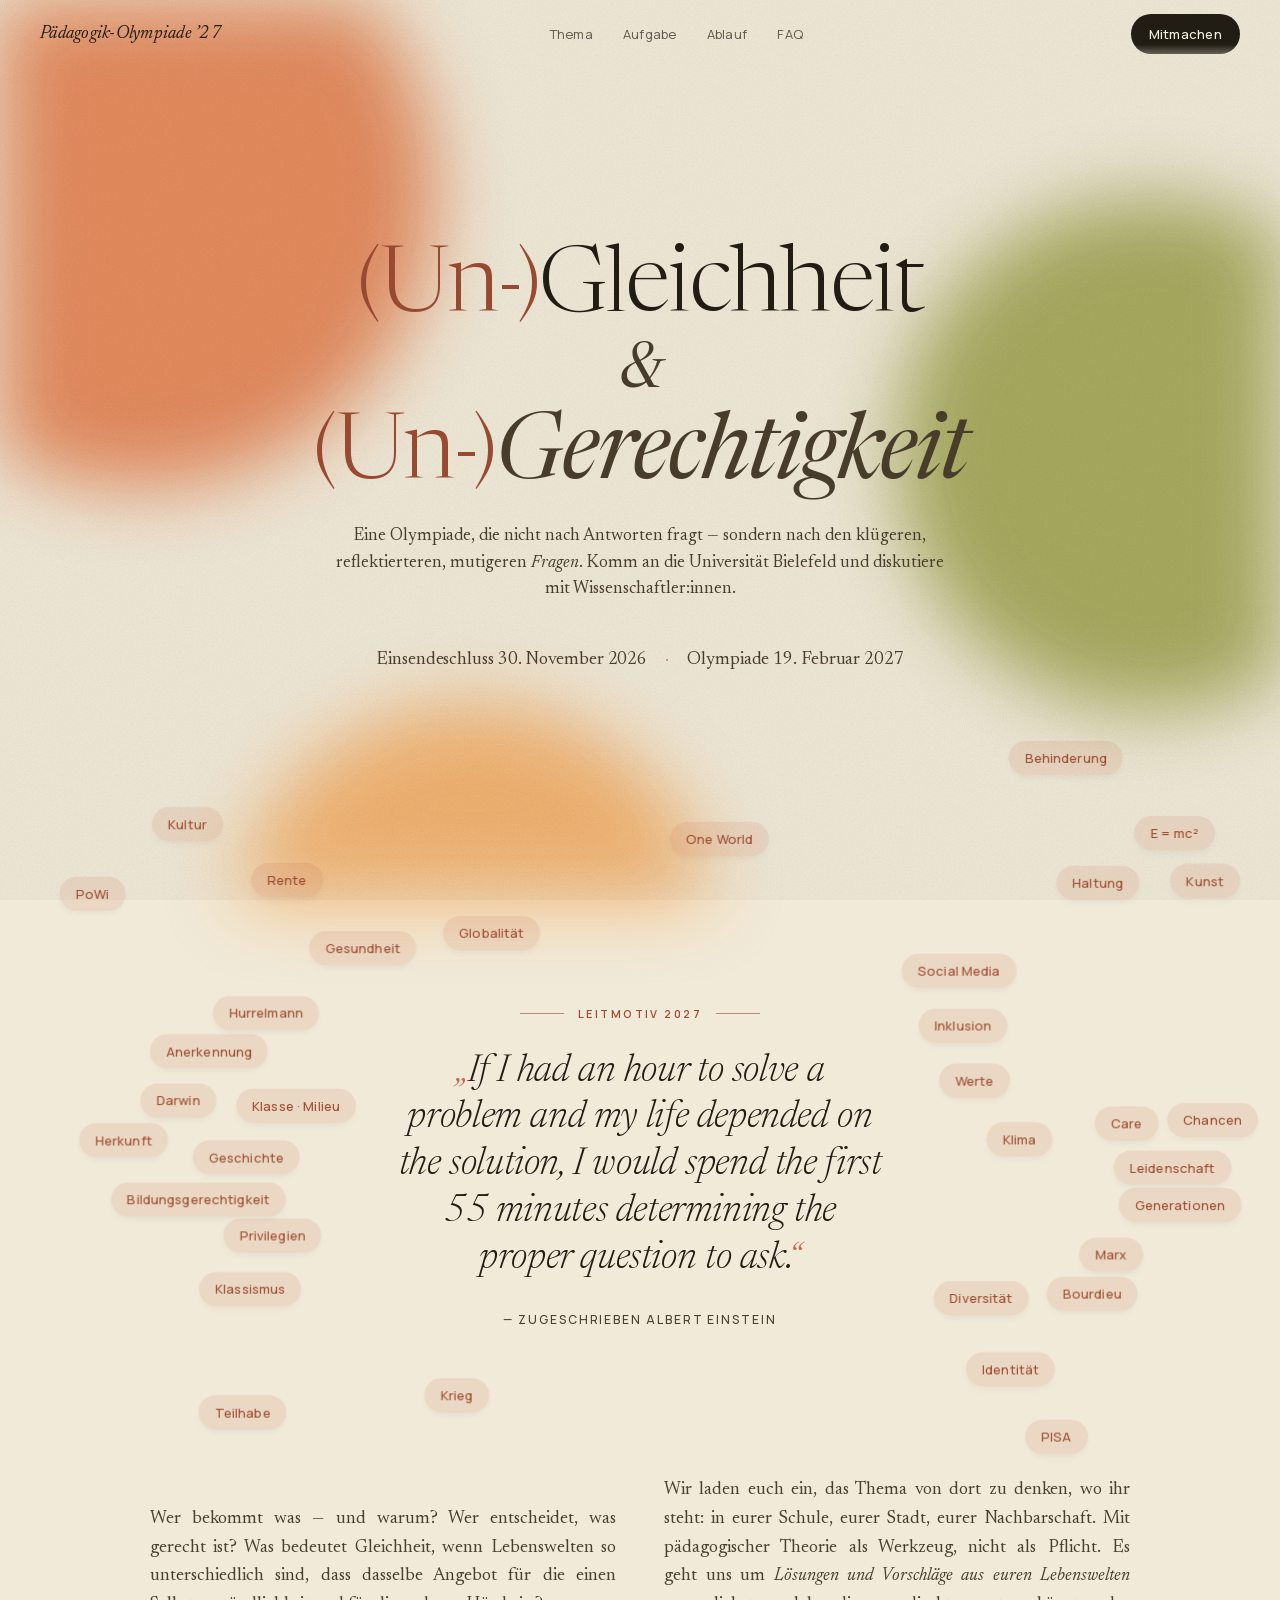
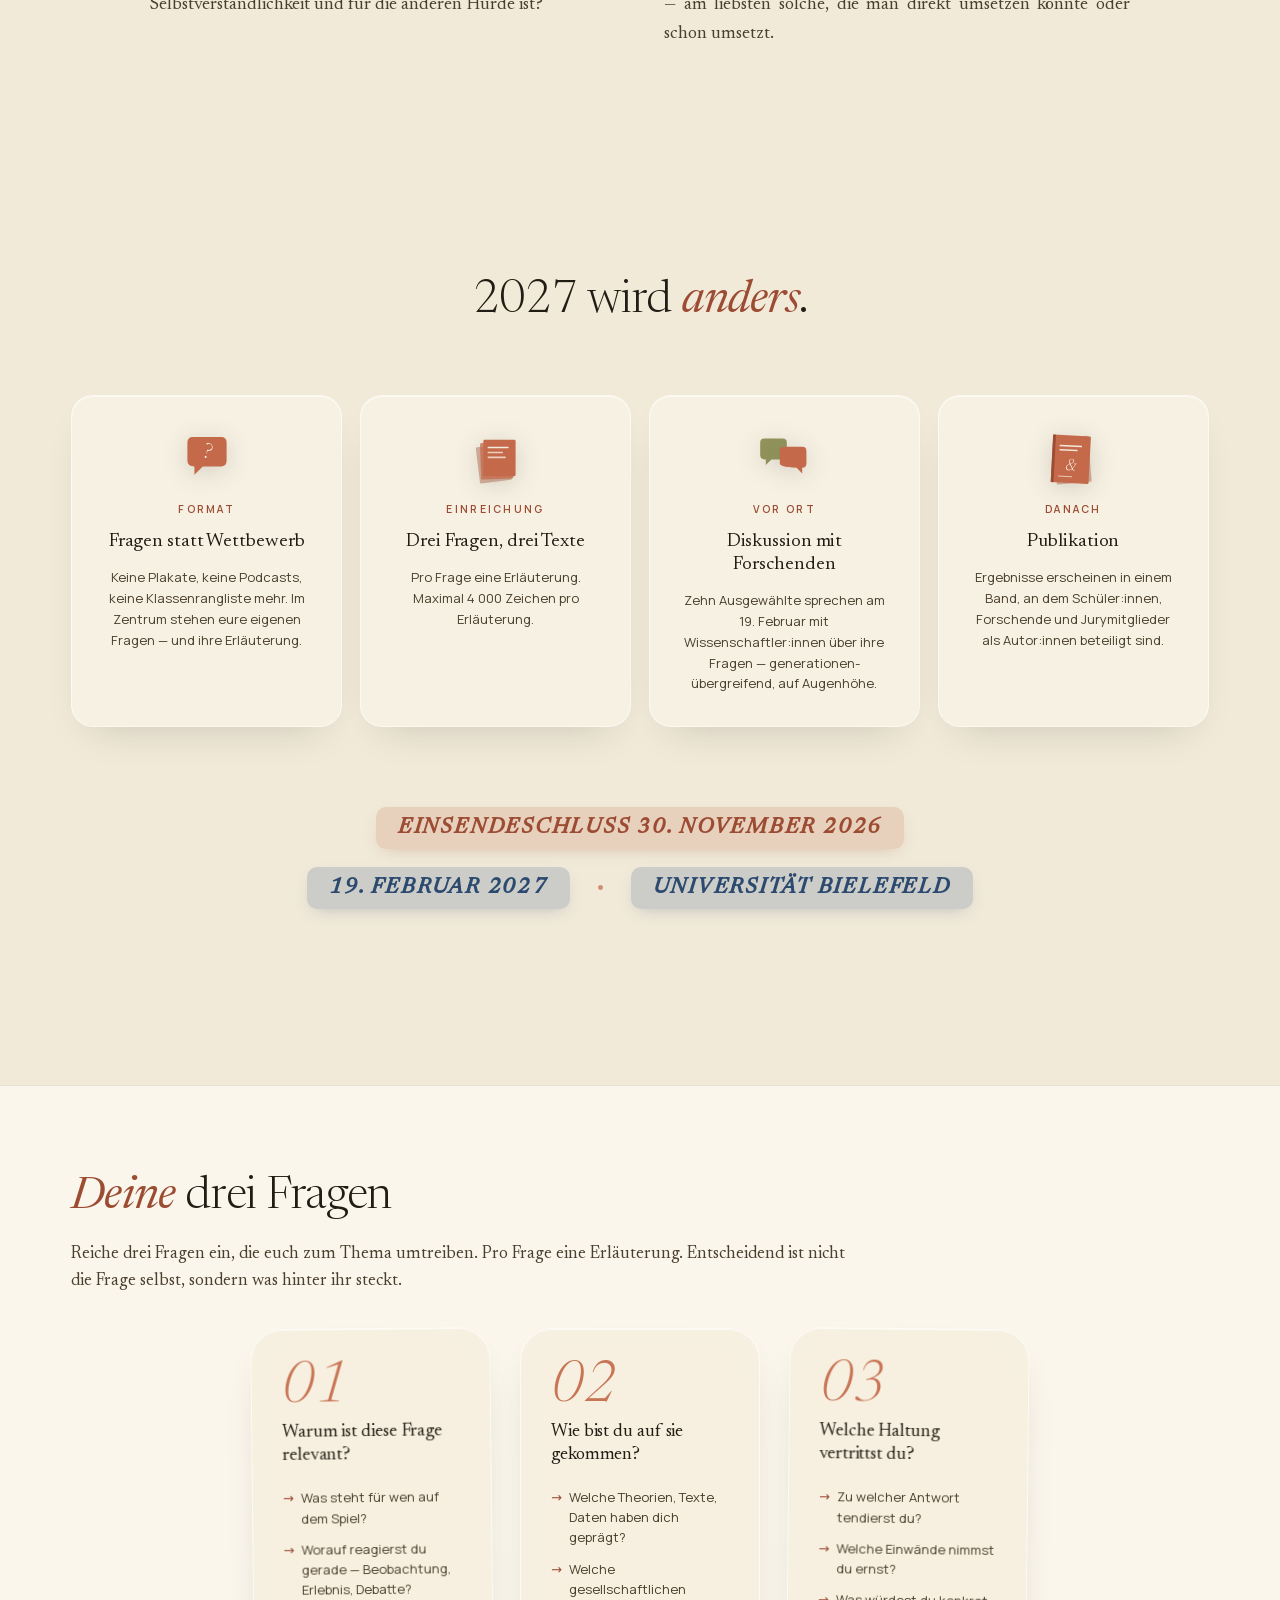
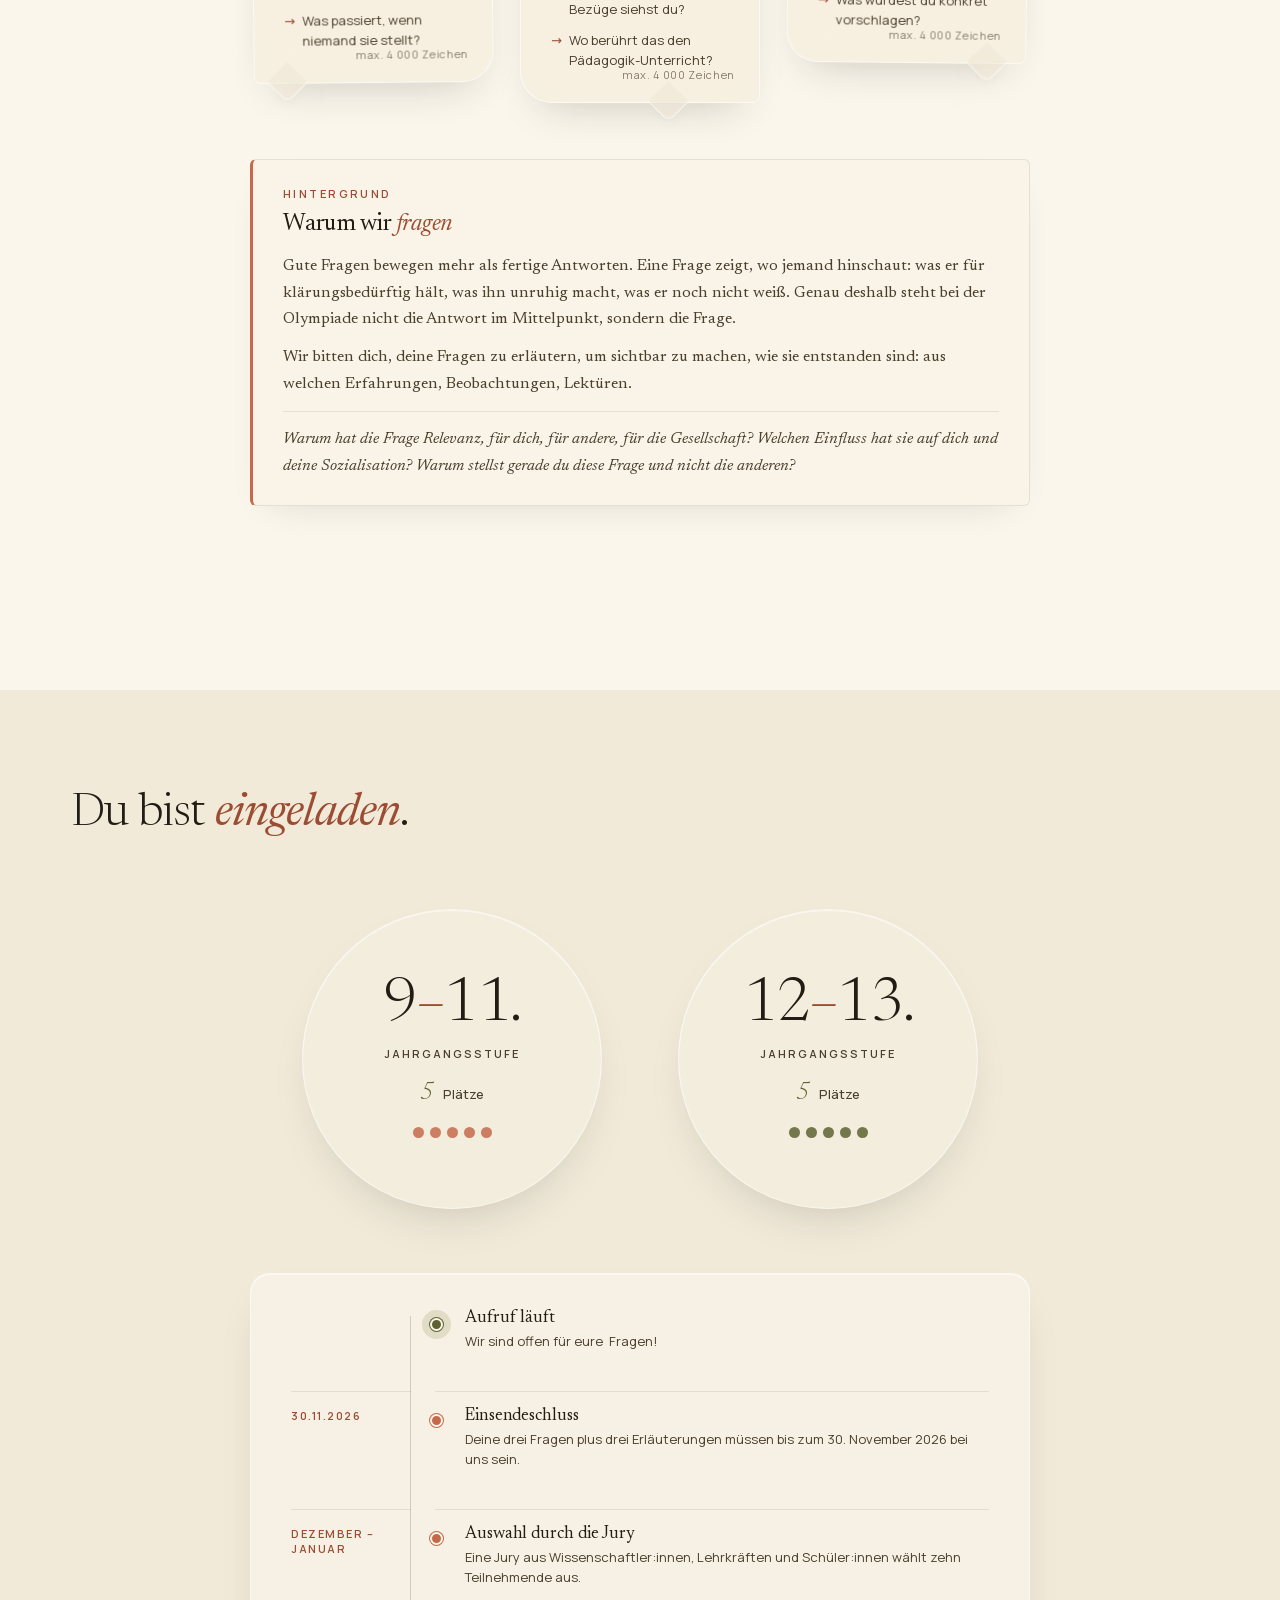
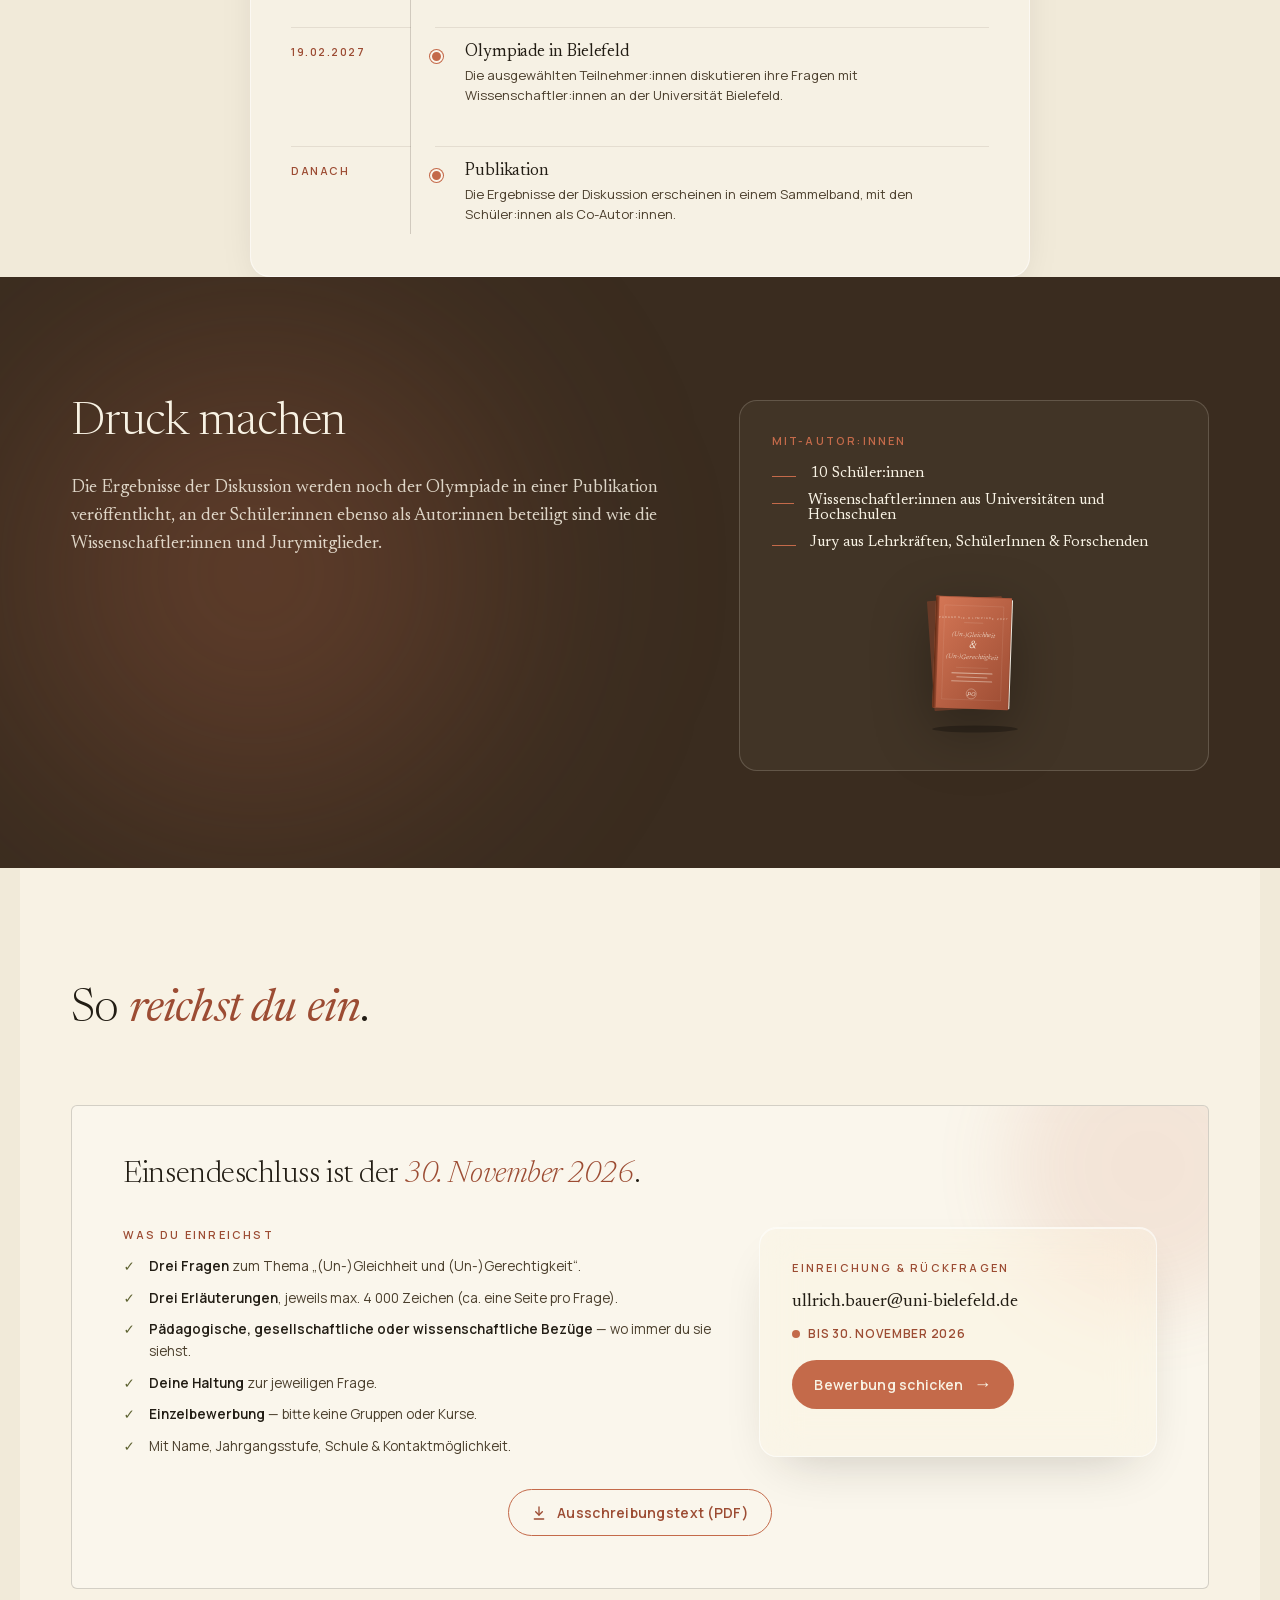
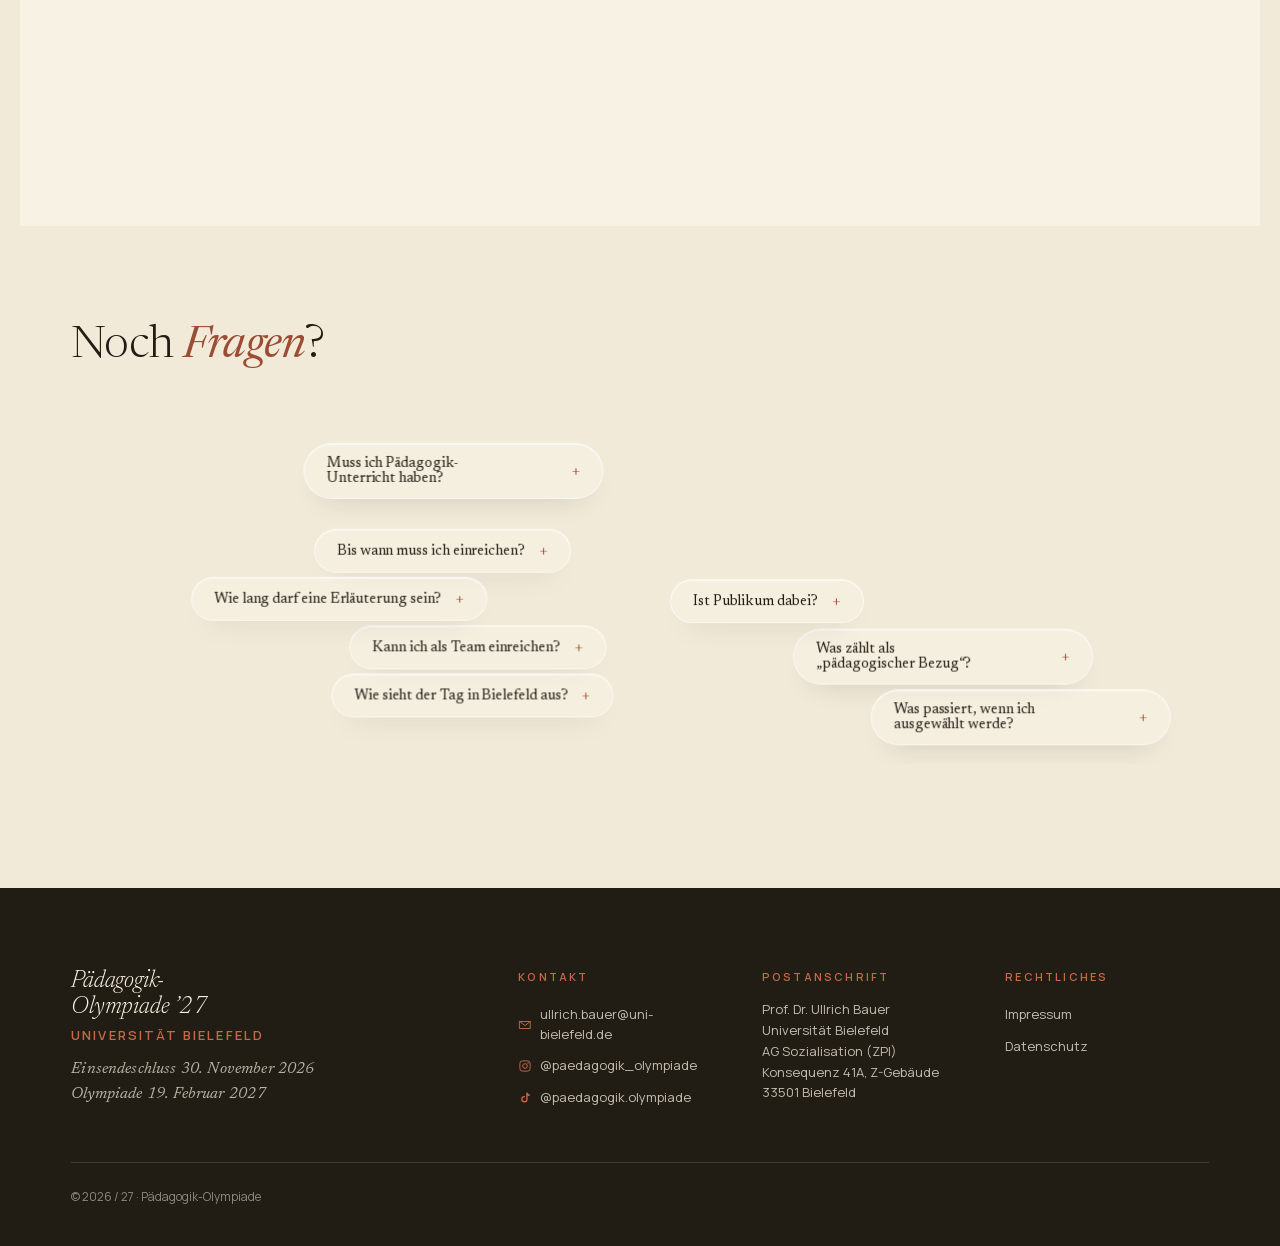
<file: index.html>
<!DOCTYPE html>
<html lang="de">
<head>
<meta charset="UTF-8" />
<meta name="viewport" content="width=device-width, initial-scale=1.0" />
<title>Pädagogik-Olympiade 2027 — (Un-)Gleichheit & (Un-)Gerechtigkeit</title>
<meta name="description" content="Pädagogik-Olympiade 2027 an der Universität Bielefeld: Reiche bis 30. November 2026 drei Fragen zum Thema (Un-)Gleichheit und (Un-)Gerechtigkeit ein und diskutiere mit Wissenschaftler:innen.">
<meta name="referrer" content="strict-origin-when-cross-origin">
<meta http-equiv="Content-Security-Policy" content="default-src 'self'; style-src 'self' 'unsafe-inline'; font-src 'self'; img-src 'self' data:; script-src 'self' 'unsafe-inline'; base-uri 'self'; form-action 'self'; frame-ancestors 'none'">
<meta property="og:type" content="website">
<meta property="og:title" content="Pädagogik-Olympiade 2027 — (Un-)Gleichheit & (Un-)Gerechtigkeit">
<meta property="og:description" content="Reiche bis 30. November 2026 drei Fragen ein und diskutiere am 19. Februar 2027 an der Universität Bielefeld mit Wissenschaftler:innen.">
<meta property="og:url" content="https://tobiaskammer.github.io/paedagogik-olympiade-2027/">
<meta property="og:locale" content="de_DE">
<meta name="twitter:card" content="summary_large_image">
<link rel="icon" href="favicon.svg" type="image/svg+xml">
<link href="fonts/fonts.css" rel="stylesheet">
<style>
:root{
  --sand: #F1EAD9;
  --cream: #F8F2E4;
  --paper: #FAF6EC;
  --ink: #221d14;
  --ink-2: #4a3e2c;
  --terra: #C46A4A;
  --terra-deep: #9c4c33;
  --olive: #7a7e3e;
  --olive-deep: #5d6231;
  --rule: rgba(34,29,20,.18);
  --rule-soft: rgba(34,29,20,.09);
  --serif: 'Newsreader', 'Iowan Old Style', Georgia, serif;
  --sans: 'Manrope', ui-sans-serif, system-ui, sans-serif;
  --motion-scale: 1; /* 0..1.3 controlled by tweak */
  --density: 1;     /* 0.85..1.25 controlled by tweak */
  --section-pad: clamp(104px, 11vw, 184px);
  --section-head-gap: clamp(56px, 5.5vw, 88px);
}
*{box-sizing:border-box;margin:0;padding:0}
html,body{background:var(--sand);color:var(--ink);font-family:var(--sans);
  font-feature-settings:"ss01","cv11";-webkit-font-smoothing:antialiased;
  text-rendering:optimizeLegibility}
body{overflow-x:hidden}
::selection{background:var(--terra);color:var(--cream)}
img{max-width:100%;display:block}

/* ─────────────────────────────────────────────
   FLUID BACKGROUND BLOBS — site-wide, pointer-events:none
   ───────────────────────────────────────────── */
.bg{position:fixed;inset:0;z-index:-1;pointer-events:none;overflow:hidden;
  filter:blur(38px) saturate(120%);opacity:calc(.88 * var(--motion-scale))}
.bg span{position:absolute;border-radius:50%;mix-blend-mode:multiply;
  animation:drift linear infinite;will-change:transform}
.bg .b1{width:46vw;height:46vw;left:-12vw;top:-8vw;background:#d68a64;
  animation-duration:calc(46s / var(--motion-scale, 1))}
.bg .b2{width:40vw;height:40vw;right:-10vw;top:22vh;background:#a4a667;
  animation-duration:calc(58s / var(--motion-scale, 1));animation-direction:reverse}
.bg .b3{width:38vw;height:38vw;left:18vw;top:78vh;background:#e8b27a;
  animation-duration:calc(70s / var(--motion-scale, 1))}
.bg .b4{width:32vw;height:32vw;right:8vw;top:140vh;background:#c46a4a;
  animation-duration:calc(64s / var(--motion-scale, 1));animation-direction:reverse}
.bg .b5{width:44vw;height:44vw;left:-6vw;top:200vh;background:#9da361;
  animation-duration:calc(80s / var(--motion-scale, 1))}
.bg .b6{width:36vw;height:36vw;right:-8vw;top:280vh;background:#d68a64;
  animation-duration:calc(72s / var(--motion-scale, 1));animation-direction:reverse}
@keyframes drift{
  0%   {transform:translate3d(0,0,0) rotate(0deg) scale(1)}
  25%  {transform:translate3d(6vw,-4vh,0) rotate(90deg) scale(1.08)}
  50%  {transform:translate3d(-3vw,6vh,0) rotate(180deg) scale(.92)}
  75%  {transform:translate3d(-6vw,-2vh,0) rotate(270deg) scale(1.05)}
  100% {transform:translate3d(0,0,0) rotate(360deg) scale(1)}
}
[data-motion="0"] .bg{display:none}

/* Grainy paper overlay */
.grain{position:fixed;inset:0;pointer-events:none;z-index:1;opacity:.4;
  mix-blend-mode:multiply;
  background-image:url("data:image/svg+xml;utf8,<svg xmlns='http://www.w3.org/2000/svg' width='240' height='240'><filter id='n'><feTurbulence type='fractalNoise' baseFrequency='.9' numOctaves='2'/><feColorMatrix values='0 0 0 0 .12 0 0 0 0 .1 0 0 0 0 .07 0 0 0 .25 0'/></filter><rect width='100%25' height='100%25' filter='url(%23n)'/></svg>")}

/* ─────────────────────────────────────────────
   LAYOUT
   ───────────────────────────────────────────── */
main{position:relative;z-index:2}
.wrap{max-width:1240px;margin:0 auto;padding:0 clamp(20px,4vw,56px)}
section{padding:calc(var(--section-pad) * var(--density)) 0;position:relative}

/* nav */
.topbar{position:fixed;top:0;left:0;right:0;z-index:50;
  display:flex;justify-content:space-between;align-items:center;
  padding:14px clamp(20px,4vw,40px) 18px;
  font-family:var(--sans);font-size:13px;letter-spacing:.02em;
  background:transparent;
  isolation:isolate;
  transition:background .4s ease, backdrop-filter .4s ease, padding .4s ease;
  -webkit-mask-image:linear-gradient(to bottom, #000 62%, transparent 100%);
  mask-image:linear-gradient(to bottom, #000 62%, transparent 100%)}
.topbar.scrolled{
  background:linear-gradient(to bottom, rgba(241,234,217,.55) 0%, rgba(241,234,217,.42) 65%, rgba(241,234,217,0) 100%);
  backdrop-filter:blur(24px) saturate(180%);
  -webkit-backdrop-filter:blur(24px) saturate(180%);
  padding-bottom:26px}
@supports not ((backdrop-filter:blur(1px)) or (-webkit-backdrop-filter:blur(1px))){
  .topbar.scrolled{background:linear-gradient(to bottom, rgba(241,234,217,.95) 0%, rgba(241,234,217,.85) 60%, rgba(241,234,217,0) 100%)}
}
.topbar .mark{font-family:var(--serif);font-style:italic;font-size:18px;
  font-weight:400;color:var(--ink)}
.topbar nav{display:flex;gap:22px}
.topbar nav a{color:var(--ink);text-decoration:none;opacity:.7;
  transition:opacity .2s}
.topbar nav a:hover{opacity:1}
.topbar .cta{background:var(--ink);color:var(--cream);padding:10px 18px;
  border-radius:999px;text-decoration:none;font-weight:500;font-size:13px;
  min-height:40px;display:inline-flex;align-items:center}
.topbar .cta:hover{background:var(--terra-deep)}
.topbar nav a{padding:8px 4px;min-height:40px;display:inline-flex;align-items:center}

/* Burger menu */
.burger{display:none;background:transparent;border:0;padding:0;cursor:pointer;
  width:44px;height:44px;align-items:center;justify-content:center;
  flex-direction:column;gap:5px}
.burger span{display:block;width:22px;height:2px;background:var(--ink);
  border-radius:2px;transition:transform .3s ease, opacity .25s ease}
.topbar.open .burger span:nth-child(1){transform:translateY(7px) rotate(45deg)}
.topbar.open .burger span:nth-child(2){opacity:0}
.topbar.open .burger span:nth-child(3){transform:translateY(-7px) rotate(-45deg)}

@media (max-width:640px){
  .topbar{-webkit-mask-image:none;mask-image:none}
  .burger{display:inline-flex;order:2;margin-left:10px}
  .topbar .cta{order:3;margin-left:10px;font-size:12px;padding:8px 14px;min-height:36px}
  .topbar nav{display:none}
  .topbar.open{background:rgba(241,234,217,.96);backdrop-filter:blur(24px) saturate(180%);
    -webkit-backdrop-filter:blur(24px) saturate(180%)}
  .topbar.open nav{display:flex;flex-direction:column;position:absolute;
    top:100%;left:0;right:0;background:rgba(241,234,217,.98);
    backdrop-filter:blur(24px) saturate(180%);-webkit-backdrop-filter:blur(24px) saturate(180%);
    padding:14px clamp(20px,4vw,40px) 22px;gap:4px;
    box-shadow:0 18px 40px -16px rgba(34,29,20,.25);border-top:1px solid var(--rule-soft)}
  .topbar.open nav a{font-size:18px;padding:12px 0;opacity:1;min-height:48px}
}

/* HERO */
.hero{min-height:100vh;display:flex;flex-direction:column;justify-content:center;
  padding-top:120px;padding-bottom:calc(var(--section-pad) * var(--density) * .6)}
.hero .hero-inner{width:100%}
[data-hero="centered"] .hero{text-align:center}
[data-hero="centered"] .hero .hero-inner{max-width:980px;margin:0 auto}
[data-hero="centered"] .hero h1{margin-left:auto;margin-right:auto}
[data-hero="centered"] .hero .lede{margin-left:auto;margin-right:auto}
[data-hero="centered"] .hero-meta{justify-content:center}
.hero .eyebrow{font-family:var(--sans);font-size:13px;letter-spacing:.18em;
  text-transform:uppercase;color:var(--terra-deep);font-weight:600;margin-bottom:28px;
  display:flex;align-items:center;gap:14px}
.hero .eyebrow::before{content:"";width:46px;height:1px;background:var(--terra-deep);
  display:inline-block}
.hero h1{font-family:var(--serif);font-weight:300;
  font-size:clamp(44px,7.2vw,92px);line-height:.96;letter-spacing:-.022em;
  color:var(--ink);margin-bottom:24px}
.hero h1 .un{display:inline-block;position:relative;color:var(--terra-deep)}
.hero h1 .un:not(.un-explode)::after{content:"";position:absolute;left:-2%;right:-2%;top:48%;
  height:.08em;background:var(--terra-deep);transform-origin:left;
  animation:strike 2.4s 5s cubic-bezier(.7,0,.3,1) both;
  animation-play-state:running;animation-iteration-count:1}
[data-motion="0"] .hero h1 .un:not(.un-explode)::after{transform:scaleX(1);animation:none}
@keyframes strike{0%{transform:scaleX(0)}100%{transform:scaleX(1)}}
/* Second (Un-) — vibrate then sanft explodieren, loop */
.hero h1 .un-explode{display:inline-block;transform-origin:center;
  animation:vibrateExplode 9s ease-in-out infinite;
  animation-delay:.6s;will-change:transform,opacity,filter}
[data-motion="0"] .hero h1 .un-explode{animation:none}
@keyframes vibrateExplode{
  0%, 6% { transform:translate(0,0) rotate(0) scale(1); opacity:1; filter:blur(0) }
  10% { transform:translate(-.4px,.3px) rotate(-.3deg) }
  14% { transform:translate(.4px,-.3px) rotate(.3deg) }
  18% { transform:translate(-.8px,.5px) rotate(-.5deg) }
  22% { transform:translate(.8px,-.5px) rotate(.5deg) }
  26% { transform:translate(-1.4px,.8px) rotate(-.8deg) }
  30% { transform:translate(1.4px,-.8px) rotate(.8deg) }
  34% { transform:translate(-2.2px,1.2px) rotate(-1.2deg) }
  38% { transform:translate(2.2px,-1.2px) rotate(1.2deg) }
  42% { transform:translate(-3px,1.6px) rotate(-1.6deg); opacity:1 }
  46% { transform:translate(3px,-1.6px) rotate(1.6deg); opacity:.95 }
  50% { transform:translate(-3.6px,1.8px) rotate(-1.8deg); opacity:.85; filter:blur(.4px) }
  54% { transform:translate(0,0) scale(1.18) rotate(0); opacity:.55; filter:blur(2px); letter-spacing:.04em }
  60% { transform:scale(1.55); opacity:.18; filter:blur(8px); letter-spacing:.18em }
  66%, 94% { transform:scale(1.9); opacity:0; filter:blur(14px) }
  100% { transform:translate(0,0) scale(1) rotate(0); opacity:1; filter:blur(0); letter-spacing:0 }
}

.hero h1 em{font-style:italic;font-weight:400;color:var(--ink-2)}
.hero h1 .amp{display:block;font-style:italic;font-weight:400;color:var(--ink-2);
  font-size:.7em;line-height:1.1;margin:.06em 0}
.hero .lede{max-width:620px;font-family:var(--serif);font-weight:400;
  font-size:17px;line-height:1.55;color:var(--ink-2);
  margin-top:8px}
.hero-meta{margin-top:48px;display:flex;flex-wrap:wrap;gap:10px 18px;
  align-items:baseline;justify-content:center;
  font-family:var(--serif);font-size:18px;font-weight:400;
  letter-spacing:-.005em;color:var(--ink-2)}
.hero-meta span{display:inline-flex;align-items:baseline}
.hero-meta .sep{color:var(--terra);font-style:normal;opacity:.7}
@media (max-width:640px){
  .hero-meta{flex-direction:column;gap:6px;margin-top:36px;font-size:16px}
  .hero-meta .sep{display:none}
}
.scroll-cue{position:absolute;left:50%;bottom:32px;transform:translateX(-50%);
  font-family:var(--sans);font-size:11px;letter-spacing:.2em;text-transform:uppercase;
  color:var(--ink-2);opacity:.7;display:flex;flex-direction:column;align-items:center;gap:10px}
.scroll-cue::after{content:"";width:1px;height:36px;background:currentColor;
  animation:scrollLine 2.4s ease-in-out infinite;transform-origin:top}
@keyframes scrollLine{0%,100%{transform:scaleY(.3)}50%{transform:scaleY(1)}}

/* QUOTE */
.quote{padding:calc(var(--section-pad) * var(--density) * 1.15) 0}
.quote-grid{width:fit-content;max-width:min(540px, 90%);margin:0 auto;text-align:center;
  display:flex;flex-direction:column;align-items:center;gap:28px;
  position:relative;z-index:2}
.quote-grid .tag{font-family:var(--sans);font-size:11px;letter-spacing:.22em;
  text-transform:uppercase;font-weight:600;color:var(--terra-deep);
  display:inline-flex;align-items:center;gap:14px}
.quote-grid .tag::before,.quote-grid .tag::after{content:"";width:44px;height:1px;
  background:var(--terra-deep);opacity:.6}
.quote q{font-family:var(--serif);font-weight:300;font-style:italic;
  font-size:clamp(24px,3vw,42px);line-height:1.22;letter-spacing:-.01em;
  color:var(--ink);quotes:"„" "“";display:block;text-wrap:pretty;max-width:22ch}
.quote q::before,.quote q::after{color:var(--terra)}
.quote .attr{font-family:var(--sans);font-size:12px;color:var(--ink-2);
  font-weight:500;letter-spacing:.16em;text-transform:uppercase}
@media (max-width:780px){.quote q{font-size:24px}}

/* WAS IST NEU */
.neu{background:transparent;
  padding-top:calc(var(--section-pad) * var(--density) * .5)}
.neu .section-head{text-align:center}
.neu-meta{display:flex;flex-direction:column;align-items:center;
  gap:18px;margin-top:80px;
  font-family:var(--serif);font-size:32px;font-weight:400;color:var(--ink);
  font-style:italic}
.neu-meta .row{display:flex;flex-wrap:wrap;justify-content:center;align-items:center;
  gap:14px 26px}
.neu-meta .hl.deadline{background:rgba(196,106,74,.2);color:var(--terra-deep);
  box-shadow:0 6px 18px -8px rgba(156,76,51,.35)}
.neu-meta .hl{background:rgba(74,107,140,.22);color:#2c4a6f;
  padding:10px 22px;border-radius:10px;font-style:italic;
  letter-spacing:.08em;text-transform:uppercase;
  font-size:clamp(16px,2vw,22px);font-weight:600;
  box-shadow:0 6px 18px -8px rgba(44,74,111,.35)}
.neu-meta .sep{color:var(--terra);opacity:.7;font-style:normal;font-size:1.2em}
@media (max-width:640px){.neu-meta{gap:12px;margin-top:56px}
  .neu-meta .row{flex-direction:column;gap:10px}
  .neu-meta .sep{display:none}
  .neu-meta .hl{font-size:14px;padding:8px 16px;text-align:center}}
.section-head{margin-bottom:var(--section-head-gap)}
.section-head h2{font-family:var(--serif);font-weight:300;
  font-size:clamp(30px,3.6vw,50px);line-height:1.02;letter-spacing:-.018em}
.section-head h2 em{font-style:italic;color:var(--terra-deep);font-weight:400}
@media (max-width:780px){.section-head{margin-bottom:36px}}

.neu-grid{display:grid;grid-template-columns:repeat(4,1fr);gap:18px;
  background:none;border:0;border-radius:0}
.neu-grid .card{
  background:rgba(250,246,236,.55);
  backdrop-filter:blur(22px) saturate(140%);
  -webkit-backdrop-filter:blur(22px) saturate(140%);
  border-radius:22px;
  padding:34px 26px 32px;
  border:1px solid rgba(255,255,255,.55);
  box-shadow:0 18px 40px -22px rgba(34,29,20,.22), 0 1px 0 rgba(255,255,255,.55) inset;
  display:flex;flex-direction:column;align-items:center;gap:14px;
  text-align:center;min-height:260px;
  transition:transform .4s cubic-bezier(.2,.7,.3,1.2), box-shadow .4s}
.neu-grid .card:hover{transform:translateY(-3px);
  box-shadow:0 24px 52px -22px rgba(34,29,20,.28), 0 1px 0 rgba(255,255,255,.65) inset}
.neu-grid .card .icon{width:56px;height:56px;display:block;
  filter:drop-shadow(0 4px 12px rgba(34,29,20,.16));margin-bottom:2px}
.neu-grid .card .icon svg{width:100%;height:100%;display:block}
.neu-grid .card .k{font-family:var(--sans);font-size:10.5px;letter-spacing:.22em;
  text-transform:uppercase;color:var(--terra-deep);font-weight:600}
.neu-grid .card h3{font-family:var(--serif);font-weight:400;font-size:19px;
  line-height:1.22;letter-spacing:-.005em}
.neu-grid .card p{font-size:13px;line-height:1.6;color:var(--ink-2);max-width:26ch}
@media (max-width:980px){.neu-grid{grid-template-columns:repeat(2,1fr)}}
@media (max-width:520px){.neu-grid{grid-template-columns:1fr}}

/* THEMA — simplified */
.thema{text-align:center;padding-bottom:calc(var(--section-pad) * var(--density) * .8)}
.thema-body{display:grid;grid-template-columns:1fr 1fr;gap:48px;max-width:980px;
  margin:0 auto;text-align:left;position:relative;z-index:2;align-items:center}
.thema-body p{font-family:var(--serif);font-size:18px;line-height:1.6;
  color:var(--ink-2);font-weight:400;text-wrap:pretty;
  text-align:justify;hyphens:auto;-webkit-hyphens:auto}
@media (max-width:780px){.thema-body{grid-template-columns:1fr;gap:24px;max-width:520px}}

/* QUOTE — flying chips around the quote */
.quote{position:relative;min-height:clamp(480px, 64vh, 680px);
  padding:calc(var(--section-pad) * var(--density) * .6) 0}
.quote-tags{position:absolute;left:0;right:0;
  top:calc(-100vh + 140px);bottom:0;width:100%;
  overflow:hidden;pointer-events:none;z-index:1;margin:0}
.quote-tags span{position:absolute;top:0;left:0;
  font-family:var(--sans);font-size:13px;padding:8px 16px;
  border-radius:999px;background:rgba(196,106,74,.14);color:var(--terra-deep);
  font-weight:500;letter-spacing:.01em;white-space:nowrap;
  user-select:none;cursor:default;
  box-shadow:0 4px 12px -6px rgba(34,29,20,.14);
  will-change:transform}
[data-motion="0"] .quote{min-height:0}
[data-motion="0"] .quote-tags{position:relative;inset:auto;height:auto;
  display:flex;flex-wrap:wrap;justify-content:center;gap:8px;
  max-width:780px;margin:48px auto 0}
[data-motion="0"] .quote-tags span{position:static}

/* DIE AUFGABE — drei Fragen */
.aufgabe{background:var(--paper);border-top:1px solid var(--rule-soft);
  padding-top:calc(var(--section-pad) * var(--density) * .5)}
.aufgabe .section-head{margin-bottom:20px}
.fragen{display:grid;grid-template-columns:repeat(3, minmax(0, 240px));
  justify-content:center;gap:32px 28px;margin-top:32px;align-items:start}
@media (max-width:880px){.fragen{grid-template-columns:repeat(2, minmax(0, 220px));max-width:480px;margin-left:auto;margin-right:auto}}
@media (max-width:560px){.fragen{grid-template-columns:minmax(0, 240px);max-width:240px}}
.frage{
  background:rgba(241,234,217,.5);
  backdrop-filter:blur(22px) saturate(160%);
  -webkit-backdrop-filter:blur(22px) saturate(160%);
  border:1px solid rgba(255,255,255,.6);
  border-radius:32px;
  padding:34px 30px 32px;position:relative;
  box-shadow:0 20px 44px -22px rgba(34,29,20,.24), 0 1px 0 rgba(255,255,255,.6) inset;
  transition:transform .4s cubic-bezier(.2,.7,.3,1.2), box-shadow .4s}
/* Bubble 1 — tail bottom-left, slight tilt */
.frage:nth-child(1){border-bottom-left-radius:8px;transform:rotate(-.6deg)}
.frage:nth-child(1)::after{left:18px;right:auto}
/* Bubble 2 — tail bottom-center, no tilt */
.frage:nth-child(2){border-bottom-right-radius:8px}
.frage:nth-child(2)::after{left:auto;right:32%}
/* Bubble 3 — tail bottom-right, slight tilt */
.frage:nth-child(3){border-bottom-right-radius:8px;transform:rotate(.6deg)}
.frage:nth-child(3)::after{left:auto;right:24px}
.frage::after{content:"";position:absolute;bottom:-14px;
  width:28px;height:28px;
  background:rgba(241,234,217,.6);
  backdrop-filter:blur(22px) saturate(160%);
  -webkit-backdrop-filter:blur(22px) saturate(160%);
  border-right:1px solid rgba(255,255,255,.6);
  border-bottom:1px solid rgba(255,255,255,.6);
  transform:rotate(45deg);
  border-bottom-right-radius:8px;
  box-shadow:6px 6px 16px -10px rgba(34,29,20,.18)}
.frage:hover{transform:translateY(-3px) rotate(0);
  box-shadow:0 28px 56px -24px rgba(34,29,20,.3), 0 1px 0 rgba(255,255,255,.7) inset}
.frage .num{font-family:var(--serif);font-style:italic;font-weight:300;
  font-size:56px;line-height:.9;color:var(--terra);opacity:.92;
  margin-bottom:8px}
.frage h4{font-family:var(--serif);font-weight:400;font-size:18px;line-height:1.28;
  margin-bottom:20px;letter-spacing:-.005em}
.frage ul{list-style:none;display:flex;flex-direction:column;gap:11px}
.frage ul li{font-family:var(--sans);font-size:13px;line-height:1.55;
  color:var(--ink-2);padding-left:18px;position:relative}
.frage ul li::before{content:"→";position:absolute;left:0;top:0;
  color:var(--terra-deep);font-weight:500}
.frage .limit{position:absolute;right:24px;bottom:20px;font-family:var(--sans);
  font-size:11px;color:var(--ink-2);opacity:.65;letter-spacing:.06em}
@media (max-width:980px){.fragen{grid-template-columns:1fr}}

/* Warum wir fragen — Erklär-Kasten */
.warum-fragen{max-width:780px;margin:56px auto 8px;
  background:rgba(248,242,228,.55);
  border:1px solid var(--rule-soft);border-left:3px solid var(--terra);
  border-radius:6px;padding:26px 30px;position:relative;
  box-shadow:0 14px 36px -22px rgba(34,29,20,.18);
  text-align:left}
.warum-fragen .kicker{font-family:var(--sans);font-size:11px;
  letter-spacing:.22em;text-transform:uppercase;
  color:var(--terra-deep);font-weight:600;margin-bottom:8px}
.warum-fragen h3{font-family:var(--serif);font-weight:400;font-size:24px;
  line-height:1.25;letter-spacing:-.01em;color:var(--ink);
  margin-bottom:14px}
.warum-fragen h3 em{font-style:italic;color:var(--terra-deep)}
.warum-fragen p{font-family:var(--serif);font-size:16px;line-height:1.65;
  color:var(--ink-2);margin-bottom:12px}
.warum-fragen p:last-child{margin-bottom:0}
.warum-fragen .leitfragen{margin-top:14px;padding-top:14px;
  border-top:1px solid var(--rule-soft);
  font-family:var(--serif);font-style:italic;font-size:16px;
  line-height:1.65;color:var(--ink-2)}

/* ALTERSSTUFEN */
#alter{padding-top:calc(var(--section-pad) * var(--density) * .575)}
.alter-grid{display:grid;grid-template-columns:1fr 1fr;gap:32px;
  max-width:720px;margin:0 auto;justify-items:center}
.alter-card{aspect-ratio:1/1;width:100%;max-width:300px;
  background:rgba(248,242,228,.38);
  backdrop-filter:blur(22px) saturate(150%);
  -webkit-backdrop-filter:blur(22px) saturate(150%);
  border:1px solid rgba(255,255,255,.55);
  border-radius:50%;padding:28px;position:relative;overflow:hidden;
  display:flex;flex-direction:column;justify-content:center;align-items:center;
  text-align:center;gap:4px;
  box-shadow:0 22px 50px -24px rgba(34,29,20,.22), 0 1px 0 rgba(255,255,255,.55) inset}
.alter-card .age{font-family:var(--serif);font-weight:300;
  font-size:clamp(40px,5vw,60px);line-height:.92;letter-spacing:-.025em;
  color:var(--ink)}
.alter-card .age em{font-style:italic;color:var(--terra-deep)}
.alter-card .lbl{font-family:var(--sans);font-size:11px;letter-spacing:.18em;
  text-transform:uppercase;color:var(--ink-2);font-weight:600;margin:8px 0 16px}
.alter-card .seats{display:flex;align-items:baseline;gap:10px;
  font-family:var(--serif);font-size:24px;font-weight:300}
.alter-card .seats em{font-style:italic;color:var(--olive-deep)}
.alter-card .seats span{font-family:var(--sans);font-size:13px;color:var(--ink-2);
  font-weight:500}
.alter-card .dots{display:flex;gap:6px;margin-top:18px;flex-wrap:wrap}
.alter-card .dots i{width:11px;height:11px;border-radius:50%;
  background:var(--terra);opacity:.85;font-style:normal}
.alter-card.b .dots i{background:var(--olive-deep)}
.jury-bonus{margin-top:24px;padding:20px 26px;background:rgba(196,106,74,.08);
  border:1px dashed var(--terra);border-radius:4px;
  font-family:var(--serif);font-style:italic;font-size:15px;
  color:var(--ink-2);text-wrap:pretty;display:flex;gap:18px;align-items:center}
.jury-bonus strong{font-style:normal;font-family:var(--sans);font-weight:600;
  color:var(--terra-deep);font-size:11px;letter-spacing:.18em;
  text-transform:uppercase;flex-shrink:0;background:var(--cream);
  padding:8px 12px;border-radius:999px}
.einzel-banner{margin:32px auto 0;max-width:680px;display:flex;align-items:center;gap:18px;
  padding:18px 22px;background:rgba(196,106,74,.12);color:var(--ink);
  border:1px solid rgba(196,106,74,.28);border-radius:14px}
.einzel-banner .ico{font-family:var(--serif);font-style:italic;font-size:22px;
  font-weight:400;color:var(--terra-deep);line-height:1;
  width:34px;height:34px;border-radius:50%;
  background:rgba(196,106,74,.18);display:flex;align-items:center;justify-content:center;
  flex-shrink:0}
.einzel-banner div{flex:1}
.einzel-banner b{display:block;font-family:var(--sans);font-size:10.5px;
  letter-spacing:.18em;text-transform:uppercase;color:var(--terra-deep);
  font-weight:600;margin-bottom:4px}
.einzel-banner span{font-family:var(--serif);font-size:14.5px;line-height:1.5;
  font-weight:400;color:var(--ink-2)}
@media (max-width:780px){.alter-grid{grid-template-columns:1fr}}

/* ABLAUF / TIMELINE */
.ablauf{background:var(--paper);border-top:1px solid var(--rule-soft)}
.timeline{position:relative;display:grid;grid-template-columns:120px 1fr;gap:24px;
  max-width:780px;margin:0 auto;
  background:rgba(250,246,236,.6);
  backdrop-filter:blur(20px) saturate(140%);
  -webkit-backdrop-filter:blur(20px) saturate(140%);
  border:1px solid rgba(255,255,255,.55);
  border-radius:20px;
  padding:36px 40px;
  box-shadow:0 20px 44px -22px rgba(34,29,20,.22), 0 1px 0 rgba(255,255,255,.55) inset}
.timeline::before{content:"";position:absolute;left:159px;top:42px;bottom:42px;
  width:1px;background:var(--rule)}
.tl-row{display:contents}
.tl-row .when{font-family:var(--sans);font-size:11px;font-weight:600;
  letter-spacing:.14em;text-transform:uppercase;color:var(--terra-deep);
  padding:16px 0;border-top:1px solid var(--rule-soft)}
.tl-row:first-child .when,.tl-row:first-child .what{border-top:0;padding-top:0}
.tl-row .what{padding:16px 0 16px 30px;border-top:1px solid var(--rule-soft);
  position:relative}
.tl-row .what::before{content:"";position:absolute;left:-5px;top:22px;
  width:9px;height:9px;border-radius:50%;background:var(--terra);
  border:2px solid var(--paper);box-shadow:0 0 0 1px var(--terra)}
.tl-row:first-child .what::before{top:8px}
.tl-row .what h4{font-family:var(--serif);font-weight:400;font-size:17px;
  letter-spacing:-.005em;margin-bottom:4px}
.tl-row .what p{font-size:13px;line-height:1.55;color:var(--ink-2);max-width:520px}
.tl-row.now .what::before{background:var(--olive-deep);box-shadow:0 0 0 1px var(--olive-deep),
  0 0 0 8px rgba(122,126,62,.18);animation:pulse 2s ease-in-out infinite}
@keyframes pulse{0%,100%{box-shadow:0 0 0 1px var(--olive-deep),0 0 0 8px rgba(122,126,62,.18)}
  50%{box-shadow:0 0 0 1px var(--olive-deep),0 0 0 14px rgba(122,126,62,0)}}
@media (max-width:780px){
  .timeline{grid-template-columns:1fr;gap:0;padding:26px 24px 8px}
  .timeline::before{left:29px;top:32px;bottom:32px}
  .tl-row{display:block;padding-left:30px;position:relative;padding-bottom:24px}
  .tl-row .when{padding:0 0 8px;border:0}
  .tl-row .what{padding:0;border:0}
  .tl-row .what::before{left:-25px;top:6px}
}

/* DISKUSSION / GENERATIONEN */
.diskussion{padding:calc(var(--section-pad) * var(--density) * 1.15) 0;position:relative}
.disk-grid{display:grid;grid-template-columns:1.2fr 1fr;gap:64px;align-items:center}
.disk-grid .vis{position:relative;aspect-ratio:1.1/1;border-radius:6px;
  overflow:hidden;background:linear-gradient(135deg,#d68a64,#a4a667 60%,#82864A)}
.disk-grid .vis svg{position:absolute;inset:0;width:100%;height:100%;
  mix-blend-mode:overlay;opacity:.7}
.disk-grid .vis .label{position:absolute;left:24px;bottom:20px;
  font-family:var(--sans);font-size:10px;letter-spacing:.2em;text-transform:uppercase;
  color:var(--cream);font-weight:600;opacity:.85}
.disk-grid h3{font-family:var(--serif);font-weight:300;
  font-size:clamp(26px,3vw,40px);line-height:1.05;letter-spacing:-.018em;
  margin-bottom:24px}
.disk-grid h3 em{font-style:italic;color:var(--terra-deep)}
.disk-grid p{font-family:var(--serif);font-size:16px;line-height:1.6;
  color:var(--ink-2);max-width:520px;text-wrap:pretty;margin-bottom:16px}
.disk-grid .stream-hint{margin-top:24px;display:inline-flex;align-items:center;
  gap:10px;padding:10px 16px;border:1px solid var(--rule);border-radius:999px;
  font-family:var(--sans);font-size:12px;color:var(--ink-2);letter-spacing:.04em}
.disk-grid .stream-hint::before{content:"";width:8px;height:8px;border-radius:50%;
  background:var(--terra);animation:pulse2 2s ease-in-out infinite}
@keyframes pulse2{0%,100%{opacity:.6;transform:scale(1)}50%{opacity:1;transform:scale(1.4)}}
@media (max-width:880px){.disk-grid{grid-template-columns:1fr;gap:32px}}

/* PUBLIKATION */
.publi{padding:calc(var(--section-pad) * var(--density) * .7) 0 calc(var(--section-pad) * var(--density) * .55);
  background:#3a2c1f;color:var(--cream);position:relative;overflow:hidden}
.publi::before{content:"";position:absolute;left:-10%;top:-30%;width:60%;height:160%;
  background:radial-gradient(circle,rgba(196,106,74,.32),transparent 60%);
  filter:blur(80px)}
.publi-book{margin:72px auto 0;max-width:220px;
  filter:drop-shadow(0 32px 48px rgba(0,0,0,.35));position:relative;z-index:2}
.publi-book svg{width:100%;height:auto;display:block}
.authors-book{margin:auto auto 0;padding-top:28px;max-width:130px;width:100%;
  filter:drop-shadow(0 18px 28px rgba(0,0,0,.3))}
.authors-book svg{width:100%;height:auto;display:block}
.publi .wrap{position:relative}
.publi .section-head h2,.publi .section-head .num strong{color:var(--cream)}
.publi .section-head h2 em{color:var(--terra)}
.publi .section-head .num{color:rgba(248,242,228,.6)}
.publi .section-head .num strong{color:var(--terra)}
.publi-grid{display:grid;grid-template-columns:1.3fr 1fr;gap:56px;align-items:stretch}
.publi-text{display:flex;flex-direction:column;gap:28px;justify-content:flex-start}
.publi-text h2{font-family:var(--serif);font-weight:300;
  font-size:clamp(30px,3.6vw,50px);line-height:1.02;letter-spacing:-.018em;
  color:var(--cream)}
.publi-text h2 em{font-style:italic;color:var(--terra);font-weight:400}
.publi p{font-family:var(--serif);font-size:18px;line-height:1.55;
  color:rgba(248,242,228,.85);max-width:640px;text-wrap:pretty}
.authors{padding:32px;border:1px solid rgba(248,242,228,.18);border-radius:18px;
  background:rgba(248,242,228,.04);
  display:flex;flex-direction:column}
.authors h4{font-family:var(--sans);font-size:11px;letter-spacing:.2em;
  text-transform:uppercase;color:var(--terra);font-weight:600;margin-bottom:18px}
.authors ul{list-style:none;display:flex;flex-direction:column;gap:12px}
.authors li{font-family:var(--serif);font-size:15px;font-weight:400;
  display:flex;align-items:baseline;gap:14px}
.authors li::before{content:"";width:24px;height:1px;background:var(--terra)}
.authors em{font-style:italic;color:var(--cream);font-weight:400}
@media (max-width:880px){.publi-grid{grid-template-columns:1fr}}

/* EINREICHUNG */
.einreich{background:var(--cream);
  padding-top:calc(var(--section-pad) * var(--density) * .68);
  padding-bottom:calc(var(--section-pad) * var(--density) * 1.35)}
.einreich-card{background:var(--paper);border:1px solid var(--rule);border-radius:6px;
  padding:clamp(28px,4vw,56px);position:relative;overflow:hidden}
.einreich-card::before{content:"";position:absolute;right:-80px;top:-80px;
  width:280px;height:280px;border-radius:50%;background:var(--terra);opacity:.12;
  filter:blur(40px)}
.einreich-card .lead{font-family:var(--serif);font-weight:300;
  font-size:clamp(22px,2.4vw,32px);line-height:1.18;letter-spacing:-.015em;
  max-width:780px;margin-bottom:34px;position:relative}
.einreich-card .lead em{font-style:italic;color:var(--terra-deep)}
.einreich-grid{display:grid;grid-template-columns:1.5fr 1fr;gap:40px;position:relative}
.einreich-grid h4{font-family:var(--sans);font-size:11px;letter-spacing:.2em;
  text-transform:uppercase;color:var(--terra-deep);font-weight:600;margin-bottom:14px}
.einreich-grid .check{list-style:none;display:flex;flex-direction:column;gap:10px}
.einreich-grid .check li{font-family:var(--sans);font-size:13.5px;line-height:1.6;
  color:var(--ink-2);padding-left:26px;position:relative}
.einreich-grid .check li::before{content:"✓";position:absolute;left:0;
  color:var(--olive-deep);font-weight:600;font-family:var(--sans)}
.einreich-grid .check li b{color:var(--ink);font-weight:600}
.einreich-book{display:flex;align-items:center;gap:18px;margin-top:32px;
  padding-top:24px;border-top:1px dashed var(--rule)}
.einreich-book svg{width:44px;height:auto;display:block;filter:drop-shadow(0 6px 14px rgba(34,29,20,.18))}
.einreich-book span{font-family:var(--serif);font-style:italic;font-size:14.5px;
  color:var(--ink-2);line-height:1.4;max-width:24ch}
.cta-box{background:rgba(248,242,228,.42);
  backdrop-filter:blur(22px) saturate(150%);
  -webkit-backdrop-filter:blur(22px) saturate(150%);
  border:1px solid rgba(255,255,255,.6);
  color:var(--ink);padding:32px;border-radius:18px;
  display:flex;flex-direction:column;gap:18px;
  box-shadow:0 22px 50px -24px rgba(34,29,20,.24), 0 1px 0 rgba(255,255,255,.6) inset}
.cta-box .mail-label{font-family:var(--sans);font-size:11px;letter-spacing:.2em;
  text-transform:uppercase;color:var(--terra-deep);font-weight:600}
.cta-box .mail{font-family:var(--serif);font-size:18px;font-weight:400;
  color:var(--ink);text-decoration:none;letter-spacing:-.005em}
.cta-box .mail:hover{color:var(--terra-deep)}
.cta-box .deadline{font-family:var(--sans);font-size:12px;letter-spacing:.06em;
  text-transform:uppercase;font-weight:600;color:var(--terra-deep);
  display:inline-flex;align-items:center;gap:8px;margin-top:-4px}
.cta-box .deadline::before{content:"";width:8px;height:8px;border-radius:50%;
  background:var(--terra);flex-shrink:0}
.cta-btn{display:inline-flex;align-items:center;gap:10px;
  background:var(--terra);color:var(--cream);padding:14px 22px;
  border-radius:999px;text-decoration:none;font-family:var(--sans);
  font-weight:600;font-size:14px;letter-spacing:.02em;
  transition:transform .2s, background .2s;align-self:flex-start}
.cta-btn:hover{background:var(--terra-deep);transform:translateY(-1px)}
.cta-btn::after{content:"→";font-family:var(--serif);font-style:italic;font-size:18px}
.cta-foot{font-family:var(--sans);font-size:12px;color:rgba(248,242,228,.6);
  line-height:1.5;margin-top:auto}
@media (max-width:880px){.einreich-grid{grid-template-columns:1fr}}
.download-row{display:flex;flex-direction:column;align-items:center;gap:10px;
  margin-top:32px;text-align:center}
.download-btn{display:inline-flex;align-items:center;gap:10px;
  background:transparent;color:var(--terra-deep);
  border:1.5px solid var(--terra);padding:13px 22px;
  border-radius:999px;text-decoration:none;font-family:var(--sans);
  font-weight:600;font-size:14px;letter-spacing:.02em;
  transition:background .2s, color .2s, transform .2s}
.download-btn:hover{background:var(--terra);color:var(--cream);transform:translateY(-1px)}
.download-btn[aria-disabled="true"]{opacity:.55;cursor:not-allowed;pointer-events:none;
  border-color:var(--rule);color:var(--ink-2)}
.download-btn .ico{width:16px;height:16px;flex:0 0 16px}
.download-note{font-family:var(--sans);font-size:12px;letter-spacing:.04em;
  color:var(--ink-2);opacity:.75}

/* FAQ — flying Pong bubbles */
#faq{padding-top:calc(var(--section-pad) * var(--density) * .55);
  padding-bottom:calc(var(--section-pad) * var(--density) * .7)}
.faq-list{position:relative;width:100%;max-width:1100px;
  height:clamp(300px, 36vh, 390px);
  margin:0 auto;overflow:hidden}
.faq-list details{
  position:absolute;top:0;left:0;margin:0;
  max-width:300px;
  background:rgba(248,242,228,.55);
  backdrop-filter:blur(20px) saturate(150%);
  -webkit-backdrop-filter:blur(20px) saturate(150%);
  border:1px solid rgba(255,255,255,.6);
  border-radius:999px;
  padding:0;
  box-shadow:0 14px 30px -18px rgba(34,29,20,.22), 0 1px 0 rgba(255,255,255,.6) inset;
  transition:max-width .5s cubic-bezier(.2,.7,.3,1.1), border-radius .4s, background .35s, box-shadow .35s;
  animation:none !important;
  will-change:transform}
.faq-list details[open]{
  max-width:560px;
  border-radius:26px;
  background:rgba(248,242,228,.78);
  z-index:20;
  box-shadow:0 28px 60px -22px rgba(34,29,20,.32), 0 1px 0 rgba(255,255,255,.7) inset}
.faq-list summary{list-style:none;cursor:pointer;
  padding:12px 22px;
  font-family:var(--serif);font-size:14.5px;font-weight:400;
  letter-spacing:-.005em;color:var(--ink);
  display:inline-flex;align-items:center;gap:10px;
  white-space:normal;text-wrap:balance;
  border-radius:inherit;user-select:none}
.faq-list summary::-webkit-details-marker{display:none}
.faq-list summary::after{content:"+";font-family:var(--serif);font-weight:300;font-size:18px;
  color:var(--terra-deep);transition:transform .35s;margin-left:4px}
.faq-list details[open] summary{font-size:17px;padding:18px 24px 6px}
.faq-list details[open] summary::after{transform:rotate(45deg)}
.faq-list details p{padding:0 26px 22px;font-family:var(--sans);font-size:14px;
  line-height:1.6;color:var(--ink-2);max-width:none;text-wrap:pretty}
[data-motion="0"] .faq-list{height:auto;display:flex;flex-direction:column;gap:8px}
[data-motion="0"] .faq-list details{position:relative;max-width:680px;border-radius:24px}

/* SOCIAL TEASER (printable card) */
.social{background:linear-gradient(180deg, var(--paper) 0%, var(--cream) 100%);
  border-top:1px solid var(--rule-soft)}
.social-wrap{display:grid;grid-template-columns:1fr 1fr;gap:48px;align-items:center}
.social-card{aspect-ratio:1080/1350;max-width:420px;width:100%;margin:0 auto;
  background:linear-gradient(160deg,#c46a4a,#9c4c33 60%,#2a221a);
  border-radius:12px;padding:36px 30px;color:var(--cream);
  display:flex;flex-direction:column;justify-content:space-between;
  box-shadow:0 24px 60px rgba(34,29,20,.25);position:relative;overflow:hidden}
.social-card::before{content:"";position:absolute;right:-40%;top:-20%;
  width:90%;height:90%;border-radius:50%;background:#e8b27a;opacity:.5;
  filter:blur(40px)}
.social-card .head{position:relative}
.social-card .head .badge{display:inline-block;font-family:var(--sans);font-size:10px;
  letter-spacing:.2em;text-transform:uppercase;font-weight:700;padding:6px 10px;
  background:rgba(248,242,228,.18);border-radius:999px;margin-bottom:24px}
.social-card h3{font-family:var(--serif);font-weight:300;font-size:32px;line-height:1;
  letter-spacing:-.018em;position:relative}
.social-card h3 em{font-style:italic}
.social-card .body{position:relative;font-family:var(--serif);font-size:15px;
  line-height:1.5;text-wrap:pretty}
.social-card .foot{position:relative;display:flex;justify-content:space-between;
  align-items:flex-end;font-family:var(--sans);font-size:11px;letter-spacing:.08em}
.social-card .foot .when{font-size:14px;font-weight:600;letter-spacing:.04em}
.social-text{font-family:var(--sans);font-size:14px;line-height:1.6;color:var(--ink-2)}
.social-text .tags{margin-top:18px;display:flex;flex-wrap:wrap;gap:6px}
.social-text .tags span{font-size:12px;color:var(--terra-deep)}
.social-text .copy-btn{margin-top:20px;background:transparent;border:1px solid var(--rule);
  padding:10px 16px;border-radius:999px;font-family:var(--sans);font-size:12px;
  font-weight:500;cursor:default;color:var(--ink);letter-spacing:.02em}
.social-text .copy-btn:hover{background:var(--ink);color:var(--cream);border-color:var(--ink)}
@media (max-width:780px){.social-wrap{grid-template-columns:1fr}}

/* FOOTER */
footer{background:var(--ink);color:rgba(248,242,228,.7);padding:80px 0 40px;
  font-family:var(--sans);font-size:13px;line-height:1.6}
.foot-grid{display:grid;grid-template-columns:2fr 1fr 1fr 1fr;gap:40px;
  padding-bottom:48px;border-bottom:1px solid rgba(248,242,228,.15)}
.foot-grid .mark{font-family:var(--serif);font-style:italic;font-weight:300;
  font-size:24px;color:var(--cream);line-height:1.1;letter-spacing:-.008em}
.foot-grid .mark-date{margin-top:14px;font-family:var(--serif);font-style:italic;
  font-size:16px;color:rgba(248,242,228,.7);letter-spacing:.01em}
.foot-grid .mark span{display:block;font-size:13px;font-family:var(--sans);
  letter-spacing:.16em;text-transform:uppercase;font-style:normal;
  color:var(--terra);margin-top:8px;font-weight:600}
.foot-col h5{font-family:var(--sans);font-size:11px;letter-spacing:.2em;
  text-transform:uppercase;color:var(--terra);font-weight:600;margin-bottom:14px}
.foot-col a{color:rgba(248,242,228,.75);text-decoration:none;display:block;
  padding:6px 0;min-height:32px;line-height:1.5}
@media (max-width:640px){.foot-col a{min-height:40px;padding:10px 0}}
.foot-col a.foot-link{display:inline-flex;align-items:center;gap:8px}
.foot-ico{width:14px;height:14px;flex-shrink:0;color:var(--terra);display:block}
.foot-col a:hover{color:var(--cream)}
.foot-bottom{padding-top:24px;display:flex;justify-content:space-between;
  gap:24px;flex-wrap:wrap;font-size:12px;color:rgba(248,242,228,.5)}
@media (max-width:880px){.foot-grid{grid-template-columns:1fr 1fr;gap:32px}}
@media (max-width:520px){.foot-grid{grid-template-columns:1fr}}

/* Reveal animations on scroll */
.reveal{opacity:0;transform:translateY(28px);transition:opacity .9s ease, transform .9s cubic-bezier(.2,.7,.3,1)}
.reveal.in{opacity:1;transform:translateY(0)}
[data-motion="0"] .reveal{opacity:1;transform:none;transition:none}

/* Density */
[data-density="compact"]{--density:.82}
[data-density="airy"]{--density:1.25}

</style>
<script>document.documentElement.style.setProperty('--motion-scale','1.1');</script>
</head>
<body data-motion="1" data-density="airy" data-hero="centered">

<header class="topbar">
  <div class="mark">Pädagogik-Olympiade <em>’27</em></div>
  <nav id="topnav">
    <a href="#thema">Thema</a>
    <a href="#aufgabe">Aufgabe</a>
    <a href="#ablauf">Ablauf</a>
    <a href="#faq">FAQ</a>
  </nav>
  <button class="burger" aria-label="Menü öffnen" aria-expanded="false" aria-controls="topnav">
    <span></span><span></span><span></span>
  </button>
  <a class="cta" href="#einreichen">Mitmachen</a>
</header>

<main>

<!-- fluid background -->
<div class="bg" aria-hidden="true">
  <span class="b1"></span><span class="b2"></span><span class="b3"></span>
  <span class="b4"></span><span class="b5"></span><span class="b6"></span>
</div>
<div class="grain" aria-hidden="true"></div>


<!-- ─────────── HERO ─────────── -->
<section class="hero wrap" id="top">
  <div class="hero-inner" id="heroInner">
    <h1 data-hero-headline>
      <span class="un un-explode">(Un-)</span>Gleichheit
      <span class="amp">&amp;</span>
      <span class="un un-explode">(Un-)</span><em>Gerechtigkeit</em>
    </h1>
    <p class="lede">
      Eine Olympiade, die nicht nach Antworten fragt — sondern nach den klügeren,
      reflektierteren, mutigeren <em>Fragen</em>. Komm an die Universität Bielefeld
      und diskutiere mit Wissenschaftler:innen.
    </p>
    <div class="hero-meta">
      <span>Einsendeschluss 30. November 2026</span>
      <span class="sep">·</span>
      <span>Olympiade 19. Februar 2027</span>
    </div>
  </div>
</section>

<!-- ─────────── EINSTEIN-ZITAT ─────────── -->
<section class="quote wrap">
  <div class="quote-tags" id="quoteTags" aria-hidden="true">
    <span>Bildungsgerechtigkeit</span><span>Chancen</span><span>Anerkennung</span>
    <span>Inklusion</span><span>Klasse · Milieu</span><span>Generationen</span>
    <span>Teilhabe</span><span>Care</span>
    <span>Privilegien</span><span>Diversität</span><span>Klassismus</span>
    <span>Identität</span><span>Herkunft</span>
    <span>Werte</span><span>Hurrelmann</span><span>Leidenschaft</span>
    <span>Geschichte</span><span>Haltung</span><span>Kultur</span>
    <span>Bourdieu</span><span>E = mc²</span><span>Globalität</span>
    <span>PISA</span><span>One World</span><span>Kunst</span>
    <span>Behinderung</span><span>Gesundheit</span><span>Marx</span>
    <span>Darwin</span><span>Social Media</span><span>PoWi</span>
    <span>Klima</span><span>Krieg</span><span>Rente</span>
  </div>
  <div class="quote-grid reveal" id="quoteObstacle">
    <div class="tag">Leitmotiv 2027</div>
    <q>If I had an hour to solve a problem and my life depended on the
    solution, I would spend the first 55 minutes determining the proper
    question to ask.</q>
    <div class="attr">— zugeschrieben Albert Einstein</div>
  </div>
</section>
<!-- ─────────── THEMA ─────────── -->
<section class="thema wrap" id="thema">
  <div class="thema-body reveal" id="themaBody">
    <p>Wer bekommt was — und warum? Wer entscheidet, was gerecht ist? Was bedeutet
    Gleichheit, wenn Lebenswelten so unterschiedlich sind, dass dasselbe Angebot
    für die einen Selbstverständlichkeit und für die anderen Hürde ist?</p>
    <p>Wir laden euch ein, das Thema von dort zu denken, wo ihr steht: in eurer
    Schule, eurer Stadt, eurer Nachbarschaft. Mit pädagogischer Theorie als Werkzeug,
    nicht als Pflicht. Es geht uns um <em>Lösungen und Vorschläge aus euren
    Lebenswelten</em> — am liebsten solche, die man direkt umsetzen könnte
    oder schon umsetzt.</p>
  </div>
</section>


<!-- ─────────── WAS IST NEU ─────────── -->
<section class="neu" id="neu">
  <div class="wrap">
    <div class="section-head reveal">      <h2>2027 wird <em>anders</em>.</h2>
    </div>
    <div class="neu-grid reveal">
      <div class="card">
        <div class="icon" aria-hidden="true">
          <svg viewBox="0 0 80 80" xmlns="http://www.w3.org/2000/svg">
            <path d="M12 18 Q12 10 20 10 H60 Q68 10 68 18 V44 Q68 52 60 52 H34 L22 64 V52 Q12 52 12 44 Z" fill="#C46A4A"/>
            <text x="40" y="40" font-family="Newsreader, Georgia, serif" font-style="italic" font-size="30" font-weight="300" text-anchor="middle" fill="#F8F2E4">?</text>
          </svg>
        </div>
        <div class="k">Format</div>
        <h3>Fragen statt Wettbewerb</h3>
        <p>Keine Plakate, keine Podcasts, keine Klassenrang­liste mehr. Im Zentrum stehen
        eure eigenen Fragen — und ihre Erläuterung.</p>
      </div>
      <div class="card">
        <div class="icon" aria-hidden="true">
          <svg viewBox="0 0 80 80" xmlns="http://www.w3.org/2000/svg">
            <rect x="14" y="22" width="46" height="52" rx="2" fill="#9c4c33" opacity=".4" transform="rotate(-7 37 48)"/>
            <rect x="18" y="18" width="46" height="52" rx="2" fill="#C46A4A" opacity=".75" transform="rotate(-2 41 44)"/>
            <rect x="22" y="14" width="46" height="52" rx="2" fill="#C46A4A"/>
            <rect x="28" y="24" width="30" height="2.2" rx=".8" fill="#F8F2E4" opacity=".95"/>
            <rect x="28" y="31" width="22" height="2.2" rx=".8" fill="#F8F2E4" opacity=".75"/>
            <rect x="28" y="38" width="26" height="2.2" rx=".8" fill="#F8F2E4" opacity=".75"/>
          </svg>
        </div>
        <div class="k">Einreichung</div>
        <h3>Drei Fragen, drei Texte</h3>
        <p>Pro Frage eine Erläuterung. Maximal 4&thinsp;000 Zeichen pro Erläuterung.</p>
      </div>
      <div class="card">
        <div class="icon" aria-hidden="true">
          <svg viewBox="0 0 80 80" xmlns="http://www.w3.org/2000/svg">
            <path d="M6 18 Q6 12 12 12 H38 Q44 12 44 18 V36 Q44 42 38 42 H22 L14 50 V42 Q6 42 6 36 Z" fill="#7a7e3e" opacity=".82"/>
            <path d="M34 30 Q34 24 40 24 H66 Q72 24 72 30 V48 Q72 54 66 54 H58 L66 62 V54 Q34 54 34 48 Z" fill="#C46A4A"/>
          </svg>
        </div>
        <div class="k">Vor Ort</div>
        <h3>Diskussion mit Forschenden</h3>
        <p>Zehn Ausgewählte sprechen am 19.&nbsp;Februar mit Wissenschaftler:innen über
        ihre Fragen — generationen­übergreifend, auf Augenhöhe.</p>
      </div>
      <div class="card">
        <div class="icon" aria-hidden="true">
          <svg viewBox="0 0 80 80" xmlns="http://www.w3.org/2000/svg">
            <rect x="14" y="10" width="50" height="66" rx="1.5" fill="#9c4c33" opacity=".4" transform="rotate(-5 39 43)"/>
            <g transform="rotate(3 40 40)">
              <rect x="10" y="8" width="54" height="68" rx="1.5" fill="#C46A4A"/>
              <rect x="10" y="8" width="4" height="68" fill="#9c4c33"/>
              <rect x="20" y="22" width="32" height="2.2" rx=".8" fill="#F8F2E4" opacity=".95"/>
              <rect x="20" y="28" width="26" height="2.2" rx=".8" fill="#F8F2E4" opacity=".9"/>
              <text x="37" y="58" font-family="Newsreader, Georgia, serif" font-style="italic" font-weight="300" font-size="24" text-anchor="middle" fill="#F8F2E4">&amp;</text>
              <rect x="20" y="66" width="20" height="1.5" rx=".6" fill="#F8F2E4" opacity=".7"/>
            </g>
          </svg>
        </div>
        <div class="k">Danach</div>
        <h3>Publikation</h3>
        <p>Ergebnisse erscheinen in einem Band, an dem Schüler:innen, Forschende und
        Jurymitglieder als Autor:innen beteiligt sind.</p>
      </div>
    </div>
    <div class="neu-meta reveal">
      <div class="row">
        <span class="hl deadline">Einsendeschluss 30. November 2026</span>
      </div>
      <div class="row">
        <span class="hl">19. Februar 2027</span>
        <span class="sep">·</span>
        <span class="hl">Universität Bielefeld</span>
      </div>
    </div>
  </div>
</section>

<!-- ─────────── DIE AUFGABE ─────────── -->
<section class="aufgabe" id="aufgabe">
  <div class="wrap">
    <div class="section-head reveal">      <h2><em>Deine</em> drei Fragen</h2>
    </div>
    <p class="reveal" style="max-width:780px;font-family:var(--serif);font-size:17px;line-height:1.6;color:var(--ink-2);margin-bottom:8px">
      Reiche drei Fragen ein, die euch zum Thema umtreiben. Pro Frage eine
      Erläuterung. Entscheidend ist nicht die Frage selbst, sondern was
      hinter ihr steckt.
    </p>
    <div class="fragen reveal">
      <article class="frage">
        <div class="num">01</div>
        <h4>Warum ist diese Frage relevant?</h4>
        <ul>
          <li>Was steht für wen auf dem Spiel?</li>
          <li>Worauf reagierst du gerade — Beobachtung, Erlebnis, Debatte?</li>
          <li>Was passiert, wenn niemand sie stellt?</li>
        </ul>
        <span class="limit">max. 4 000 Zeichen</span>
      </article>
      <article class="frage">
        <div class="num">02</div>
        <h4>Wie bist du auf sie gekommen?</h4>
        <ul>
          <li>Welche Theorien, Texte, Daten haben dich geprägt?</li>
          <li>Welche gesellschaftlichen Bezüge siehst du?</li>
          <li>Wo berührt das den Pädagogik-Unterricht?</li>
        </ul>
        <span class="limit">max. 4 000 Zeichen</span>
      </article>
      <article class="frage">
        <div class="num">03</div>
        <h4>Welche Haltung vertrittst du?</h4>
        <ul>
          <li>Zu welcher Antwort tendierst du?</li>
          <li>Welche Einwände nimmst du ernst?</li>
          <li>Was würdest du konkret vorschlagen?</li>
        </ul>
        <span class="limit">max. 4 000 Zeichen</span>
      </article>
    </div>
    <aside class="warum-fragen reveal">
      <div class="kicker">Hintergrund</div>
      <h3>Warum wir <em>fragen</em></h3>
      <p>Gute Fragen bewegen mehr als fertige Antworten. Eine Frage zeigt,
      wo jemand hinschaut: was er für klärungs­bedürftig hält, was ihn
      unruhig macht, was er noch nicht weiß. Genau deshalb steht bei der
      Olympiade nicht die Antwort im Mittelpunkt, sondern die Frage.</p>
      <p>Wir bitten dich, deine Fragen zu erläutern, um sichtbar zu machen,
      wie sie entstanden sind: aus welchen Erfahrungen, Beobachtungen,
      Lektüren.</p>
      <p class="leitfragen">Warum hat die Frage Relevanz, für dich, für
      andere, für die Gesellschaft? Welchen Einfluss hat sie auf dich und
      deine Sozialisation? Warum stellst gerade du diese Frage und nicht
      die anderen?</p>
    </aside>
  </div>
</section>

<!-- ─────────── ALTERSSTUFEN ─────────── -->
<section class="wrap" id="alter">
  <div class="section-head reveal">    <h2>Du bist <em>eingeladen</em>.</h2>
  </div>
  <div class="alter-grid reveal">
    <div class="alter-card a">
      <div class="age">9<em>–</em>11.</div>
      <div class="lbl">Jahrgangsstufe</div>
      <div class="seats"><em>5</em><span>Plätze</span></div>
      <div class="dots">
        <i></i><i></i><i></i><i></i><i></i>
      </div>
    </div>
    <div class="alter-card b">
      <div class="age">12<em>–</em>13.</div>
      <div class="lbl">Jahrgangsstufe</div>
      <div class="seats"><em>5</em><span>Plätze</span></div>
      <div class="dots">
        <i></i><i></i><i></i><i></i><i></i>
      </div>
    </div>
  </div>
  <div class="timeline reveal" id="ablauf" style="margin-top:64px">
      <div class="tl-row now">
        <div class="when"></div>
        <div class="what">
          <h4>Aufruf läuft</h4>
          <p>Wir sind offen für eure  Fragen! </p>
        </div>
      </div>
      <div class="tl-row">
        <div class="when">30.11.2026</div>
        <div class="what">
          <h4>Einsendeschluss</h4>
          <p>Deine drei Fragen plus drei Erläuterungen müssen bis zum 30. November 2026 bei uns sein.</p>
        </div>
      </div>
      <div class="tl-row">
        <div class="when">Dezember – Januar</div>
        <div class="what">
          <h4>Auswahl durch die Jury</h4>
          <p>Eine Jury aus Wissenschaftler:innen, Lehrkräften und Schüler:innen wählt zehn Teilnehmende aus.</p>
        </div>
      </div>
      <div class="tl-row">
        <div class="when">19.02.2027</div>
        <div class="what">
          <h4>Olympiade in Bielefeld</h4>
          <p>Die ausgewählten Teilnehmer:innen diskutieren ihre Fragen mit Wissenschaftler:innen an der Universität Bielefeld.</p>
        </div>
      </div>
      <div class="tl-row">
        <div class="when">Danach</div>
        <div class="what">
          <h4>Publikation</h4>
          <p>Die Ergebnisse der Diskussion erscheinen in einem Sammelband, mit den Schüler:innen als Co-Autor:innen.</p>
        </div>
      </div>
  </div>
</section>

<!-- ─────────── PUBLIKATION ─────────── -->
<section class="publi" id="publikation">
  <div class="wrap">
    <div class="publi-grid reveal">
      <div class="publi-text">
        <h2>Druck machen</h2>
        <p>Die Ergebnisse der Diskussion werden noch der Olympiade in einer Publikation veröffentlicht, an der Schüler:innen ebenso als Autor:innen beteiligt sind wie die Wissenschaftler:innen und Jurymitglieder.</p>
      </div>
      <div class="authors">
        <h4>Mit-Autor:innen</h4>
        <ul>
          <li>10 Schüler:innen <em>
</em></li>
          <li>Wissenschaftler:innen aus Universitäten und Hochschulen</li>
          <li>Jury aus Lehrkräften, SchülerInnen &amp; Forschenden</li>
        </ul>
        <div class="authors-book" aria-hidden="true">
          <svg viewBox="0 0 260 320" xmlns="http://www.w3.org/2000/svg">
            <defs>
              <linearGradient id="coverGrad" x1="0" y1="0" x2="1" y2="1">
                <stop offset="0" stop-color="#d57756"/>
                <stop offset="1" stop-color="#9c4c33"/>
              </linearGradient>
              <linearGradient id="spineGrad" x1="0" y1="0" x2="1" y2="0">
                <stop offset="0" stop-color="#5d2912"/>
                <stop offset="1" stop-color="#9c4c33"/>
              </linearGradient>
            </defs>
            <ellipse cx="132" cy="302" rx="86" ry="7" fill="#000" opacity=".28"/>
            <g transform="rotate(-4 132 160)">
              <rect x="44" y="40" width="150" height="220" rx="2" fill="#7a3f2a" opacity=".7"/>
            </g>
            <g transform="rotate(2 132 160)">
              <rect x="56" y="42" width="148" height="218" rx="1" fill="#FAF6EC"/>
              <g stroke="#e6d6b3" stroke-width=".6" fill="none">
                <line x1="56" y1="50"  x2="204" y2="50"/>
                <line x1="56" y1="58"  x2="204" y2="58"/>
                <line x1="56" y1="66"  x2="204" y2="66"/>
                <line x1="56" y1="244" x2="204" y2="244"/>
                <line x1="56" y1="252" x2="204" y2="252"/>
              </g>
            </g>
            <g transform="rotate(2 132 160)">
              <rect x="50" y="38" width="152" height="224" rx="2" fill="url(#coverGrad)"/>
              <rect x="50" y="38" width="7" height="224" fill="url(#spineGrad)"/>
              <rect x="50" y="38" width="152" height="2" fill="#9c4c33" opacity=".55"/>
              <rect x="68" y="56" width="118" height="188" stroke="#F8F2E4" stroke-width=".5" stroke-opacity=".35" fill="none"/>
              <text x="127" y="82" font-family="Manrope, sans-serif" font-size="5.5" letter-spacing="2" text-anchor="middle" fill="#F8F2E4" opacity=".82">PÄDAGOGIK-OLYMPIADE 2027</text>
              <line x1="108" y1="90" x2="146" y2="90" stroke="#F8F2E4" stroke-width=".6" opacity=".45"/>
              <text x="127" y="118" font-family="Newsreader, serif" font-style="italic" font-weight="300" font-size="13" text-anchor="middle" fill="#F8F2E4">(Un-)Gleichheit</text>
              <text x="127" y="140" font-family="Newsreader, serif" font-style="italic" font-weight="400" font-size="22" text-anchor="middle" fill="#F8F2E4">&amp;</text>
              <text x="127" y="162" font-family="Newsreader, serif" font-style="italic" font-weight="300" font-size="13" text-anchor="middle" fill="#F8F2E4">(Un-)Gerechtigkeit</text>
              <line x1="95" y1="180" x2="159" y2="180" stroke="#F8F2E4" stroke-width=".5" opacity=".4"/>
              <rect x="86" y="190" width="82" height="2" rx=".6" fill="#F8F2E4" opacity=".55"/>
              <rect x="96" y="198" width="62" height="2" rx=".6" fill="#F8F2E4" opacity=".45"/>
              <rect x="86" y="206" width="82" height="2" rx=".6" fill="#F8F2E4" opacity=".45"/>
              <circle cx="127" cy="232" r="10" stroke="#F8F2E4" stroke-width=".8" fill="none" opacity=".75"/>
              <text x="127" y="236" font-family="Newsreader, serif" font-style="italic" font-weight="400" font-size="11" text-anchor="middle" fill="#F8F2E4" opacity=".9">P·O</text>
            </g>
            <g transform="rotate(2 132 160)">
              <rect x="200" y="40" width="4" height="222" fill="#000" opacity=".06"/>
            </g>
          </svg>
        </div>
      </div>
    </div>
  </div>
</section>

<!-- ─────────── EINREICHEN ─────────── -->
<section class="einreich wrap" id="einreichen">
  <div class="section-head reveal">    <h2>So <em>reichst du ein</em>.</h2>
  </div>
  <div class="einreich-card reveal">
    <p class="lead">Einsendeschluss ist der <em>30. November 2026</em>.</p>
    <div class="einreich-grid">
      <div>
        <h4>Was du einreichst</h4>
        <ul class="check">
          <li><b>Drei Fragen</b> zum Thema „(Un-)Gleichheit und (Un-)Gerechtigkeit“.</li>
          <li><b>Drei Erläuterungen</b>, jeweils max. 4 000 Zeichen (ca. eine Seite pro Frage).</li>
          <li><b>Pädagogische, gesellschaftliche oder wissenschaftliche Bezüge</b> — wo immer du sie siehst.</li>
          <li><b>Deine Haltung</b> zur jeweiligen Frage.</li>
          <li><b>Einzelbewerbung</b> — bitte keine Gruppen oder Kurse.</li>
          <li>Mit Name, Jahrgangsstufe, Schule &amp; Kontakt­möglichkeit.</li>
        </ul>
      </div>
      <div class="cta-box">
        <span class="mail-label">Einreichung &amp; Rückfragen</span>
        <a href="mailto:ullrich.bauer@uni-bielefeld.de?subject=Bewerbung%20P%C3%A4dagogik-Olympiade%202027" class="mail">ullrich.bauer@uni-bielefeld.de</a>
        <span class="deadline">Bis 30. November 2026</span>
        <a href="mailto:ullrich.bauer@uni-bielefeld.de?subject=Bewerbung%20P%C3%A4dagogik-Olympiade%202027" class="cta-btn">Bewerbung schicken</a>
      </div>
    </div>
    <div class="download-row">
      <a class="download-btn" href="ausschreibung-2027.pdf" download="Paedagogik-Olympiade-2027-Ausschreibung.pdf">
        <svg class="ico" viewBox="0 0 24 24" fill="none" stroke="currentColor" stroke-width="2" stroke-linecap="round" stroke-linejoin="round" aria-hidden="true">
          <path d="M12 3v12"/>
          <path d="m7 10 5 5 5-5"/>
          <path d="M5 21h14"/>
        </svg>
        Ausschreibungstext (PDF)
      </a>
    </div>
  </div>
</section>

<!-- ─────────── FAQ ─────────── -->
<section class="wrap" id="faq">
  <div class="section-head reveal">    <h2>Noch <em>Fragen</em>?</h2>
  </div>
  <div class="faq-list reveal" id="faqList">
    <details>
      <summary>Bis wann muss ich einreichen?</summary>
      <p>Bis zum 30. November 2026, per E-Mail. Später eingehende Bewerbungen
      können wir leider nicht berücksichtigen.</p>
    </details>
    <details>
      <summary>Kann ich als Team einreichen?</summary>
      <p>Nein — 2027 sind nur Einzelbewerbungen zugelassen. Es geht um deine
      Fragen, deine Erläuterung, deine Haltung. Über deine Themen kannst du
      natürlich gerne mit anderen sprechen.</p>
    </details>
    <details>
      <summary>Wie lang darf eine Erläuterung sein?</summary>
      <p>Maximal 4 000 Zeichen — etwa eine Seite pro Frage. Kürzer ist okay,
      länger nicht.</p>
    </details>
    <details>
      <summary>Muss ich Pädagogik-Unterricht haben?</summary>
      <p>Ja, als Basis — aber du musst dich nicht darauf beschränken. Schau
      dich gerne auch in anderen Disziplinen um: Psychologie, Soziologie,
      Politik, Philosophie, Geschichte. Du kannst alle fachlichen Bezüge
      heranziehen, die deiner Frage etwas hinzufügen.</p>
    </details>
    <details>
      <summary>Was zählt als „pädagogischer Bezug“?</summary>
      <p>Theorien (z. B. Sozialisation, Bildung, Anerkennung), empirische Daten
      (z. B. PISA, Bildungs­bericht, Hurrelmanns Jugendstudien), wissenschaftliche
      Debatten, aber auch konkrete pädagogische Praxis — Schule, Jugendhilfe,
      Erziehung, Care.</p>
    </details>
    <details>
      <summary>Was passiert, wenn ich ausgewählt werde?</summary>
      <p>Du wirst zur Olympiade am 19.&nbsp;Februar 2027 nach Bielefeld eingeladen,
      diskutierst dort mit Wissenschaftler:innen und wirst — wenn du möchtest —
      Mit-Autor:in der anschließenden Publikation.</p>
    </details>
    <details>
      <summary>Wie sieht der Tag in Bielefeld aus?</summary>
      <p>Diskussions­runden in kleinen und großen Formaten, Begegnungen mit
      Forschenden, dazwischen Mensa und Pausen. Genaueres Programm folgt — und
      ja, eine Aufzeichnung ist angedacht.</p>
    </details>
    <details>
      <summary>Ist Publikum dabei?</summary>
      <p>Nein, die Olympiade 2027 ist ein geschlossenes Arbeitsformat: nur die
      ausgewählten Teilnehmer:innen, das Team und die eingeladenen
      Wissenschaftler:innen sind dabei.</p>
    </details>
  </div>
</section>

</main>

<footer>
  <div class="wrap">
    <div class="foot-grid">
      <div>
        <div class="mark">Pädagogik-<br>Olympiade ’27<span>Universität Bielefeld</span></div>
        <div class="mark-date">Einsendeschluss 30. November 2026<br>Olympiade 19. Februar 2027</div>
      </div>
      <div class="foot-col">
        <h5>Kontakt</h5>
        <a href="mailto:ullrich.bauer@uni-bielefeld.de" class="foot-link"><svg class="foot-ico" viewBox="0 0 24 24" aria-hidden="true"><path fill="none" stroke="currentColor" stroke-width="1.6" stroke-linecap="round" stroke-linejoin="round" d="M3 6h18v12H3z M3 6l9 7l9-7"/></svg>ullrich.bauer@uni-bielefeld.de</a>
        <a href="https://www.instagram.com/paedagogik_olympiade" target="_blank" rel="noopener" class="foot-link"><svg class="foot-ico" viewBox="0 0 24 24" aria-hidden="true"><rect x="3.2" y="3.2" width="17.6" height="17.6" rx="4.4" fill="none" stroke="currentColor" stroke-width="1.6"/><circle cx="12" cy="12" r="4" fill="none" stroke="currentColor" stroke-width="1.6"/><circle cx="17.2" cy="6.8" r="1.2" fill="currentColor"/></svg>@paedagogik_olympiade</a>
        <a href="https://www.tiktok.com/@paedagogik.olympiade" target="_blank" rel="noopener" class="foot-link"><svg class="foot-ico" viewBox="0 0 24 24" aria-hidden="true"><path fill="currentColor" d="M14.5 3h2.3a4.3 4.3 0 0 0 3.4 3.4v2.3a6.6 6.6 0 0 1-3.7-1.2v6.6a5.5 5.5 0 1 1-5.5-5.5c.3 0 .6 0 .9.1v2.4a3.2 3.2 0 1 0 2.2 3v-11Z"/></svg>@paedagogik.olympiade</a>
      </div>
      <div class="foot-col">
        <h5>Postanschrift</h5>
        <p style="color:rgba(248,242,228,.75)">
          Prof. Dr. Ullrich Bauer<br>
          Universität Bielefeld<br>
          AG Sozialisation (ZPI)<br>
          Konsequenz 41A, Z-Gebäude<br>
          33501 Bielefeld
        </p>
      </div>
      <div class="foot-col">
        <h5>Rechtliches</h5>
        <a href="impressum.html">Impressum</a>
        <a href="impressum.html#datenschutz">Datenschutz</a>
      </div>
    </div>
    <div class="foot-bottom">
      <span>© 2026 / 27 · Pädagogik-Olympiade</span>
    </div>
  </div>
</footer>

<script>
// Burger menu toggle
(function(){
  const bar = document.querySelector('.topbar');
  const btn = bar && bar.querySelector('.burger');
  const nav = bar && bar.querySelector('nav');
  if(!bar || !btn || !nav) return;
  function close(){ bar.classList.remove('open'); btn.setAttribute('aria-expanded','false'); btn.setAttribute('aria-label','Menü öffnen'); }
  function toggle(){
    const open = bar.classList.toggle('open');
    btn.setAttribute('aria-expanded', open ? 'true' : 'false');
    btn.setAttribute('aria-label', open ? 'Menü schließen' : 'Menü öffnen');
  }
  btn.addEventListener('click', toggle);
  nav.addEventListener('click', e => { if(e.target.tagName === 'A') close(); });
  document.addEventListener('keydown', e => { if(e.key === 'Escape') close(); });
})();

// Reveal on scroll (with safety fallback if IO unsupported or never fires)
(function(){
  const all = document.querySelectorAll('.reveal');
  if(!('IntersectionObserver' in window)){
    all.forEach(el => el.classList.add('in'));
    return;
  }
  const io = new IntersectionObserver((entries)=>{
    entries.forEach(e=>{ if(e.isIntersecting){ e.target.classList.add('in'); io.unobserve(e.target); } });
  }, {threshold:.15, rootMargin:'0px 0px -10% 0px'});
  all.forEach(el=>io.observe(el));
  // Hard fallback: anything still hidden after 4 s gets forced in
  setTimeout(()=>document.querySelectorAll('.reveal:not(.in)').forEach(el=>el.classList.add('in')), 4000);
})();
// Frosted header on scroll
const topbar = document.querySelector('.topbar');
const onScroll = () => {
  if(!topbar) return;
  topbar.classList.toggle('scrolled', window.scrollY > 24);
};
window.addEventListener('scroll', onScroll, {passive:true});
onScroll();

// Floating physics for quote-tags (Pong-style bouncing chips around the Einstein quote)
// On mobile (< 700px) switches to collision-free "breathing" mode: each chip
// oscillates around a fixed anchor via independent sine phases — no more verhaken.
(function(){
  const wrap = document.getElementById('quoteTags');
  if(!wrap) return;
  const MOBILE_BP = 700;
  const items = [...wrap.children];
  let state = [];
  let obstacles = [];
  let raf = 0;
  let isMobile = false;

  function getObstacles(){
    const wr = wrap.getBoundingClientRect();
    const pad = 22;
    const list = [];
    ['#quoteObstacle', '#heroInner'].forEach(sel => {
      const el = document.querySelector(sel);
      if(!el) return;
      const tr = el.getBoundingClientRect();
      list.push({
        x: tr.left - wr.left - pad,
        y: tr.top  - wr.top  - pad,
        w: tr.width  + pad*2,
        h: tr.height + pad*2
      });
    });
    return list;
  }

  function resolveObstacle(){
    if(!obstacles.length) return;
    for(let i=0;i<state.length;i++){
      const s = state[i];
      const sLeft = s.x, sRight = s.x + s.w;
      const sTop = s.y, sBottom = s.y + s.h;
      for(let k=0;k<obstacles.length;k++){
        const o = obstacles[k];
        if(sRight > o.x && sLeft < o.x + o.w && sBottom > o.y && sTop < o.y + o.h){
          const pushLeft  = sRight - o.x;
          const pushRight = (o.x + o.w) - sLeft;
          const pushUp    = sBottom - o.y;
          const pushDown  = (o.y + o.h) - sTop;
          const min = Math.min(pushLeft, pushRight, pushUp, pushDown);
          if(min === pushLeft){ s.x -= pushLeft;  s.vx = -Math.abs(s.vx); }
          else if(min === pushRight){ s.x += pushRight; s.vx =  Math.abs(s.vx); }
          else if(min === pushUp){ s.y -= pushUp; s.vy = -Math.abs(s.vy); }
          else { s.y += pushDown; s.vy = Math.abs(s.vy); }
        }
      }
    }
  }

  function measureAndPlace(){
    obstacles = getObstacles();
    // measure each chip's natural size
    items.forEach(el => {
      el.style.position = 'static';
      el.style.transform = '';
    });
    const sizes = items.map(el => {
      const r = el.getBoundingClientRect();
      return {w: r.width, h: r.height};
    });
    items.forEach(el => { el.style.position = 'absolute'; });
    const cw = wrap.clientWidth, ch = wrap.clientHeight;
    state = items.map((el, i) => {
      const w = sizes[i].w, h = sizes[i].h;
      const angle = Math.random() * Math.PI * 2;
      const speed = .20 + Math.random() * .24;
      // Half the chips spawn in left/right gaps beside the quote;
      // the other half use a "20% tiefer" random spread.
      const quoteObs = obstacles[0]; // #quoteObstacle is registered first
      const useSide = i < Math.ceil(items.length / 2) && quoteObs;
      let x, y, tries = 0;
      do {
        if(useSide){
          const leftSide = (i % 2 === 0);
          const sideStart = leftSide ? 0 : quoteObs.x + quoteObs.w;
          const sideW = leftSide ? quoteObs.x : (cw - (quoteObs.x + quoteObs.w));
          const usableX = Math.max(20, sideW - w);
          x = sideStart + Math.random() * usableX;
          // vertically stay near quote band
          const yMin = Math.max(0, quoteObs.y - 24);
          const yMax = Math.min(ch - h, quoteObs.y + quoteObs.h + 24);
          y = yMin + Math.random() * Math.max(20, yMax - yMin);
        } else {
          const yShift = ch * 0.20;
          x = Math.random() * Math.max(20, cw - w);
          y = yShift + Math.random() * Math.max(20, ch - h - yShift);
        }
        tries++;
        if(!obstacles.length) break;
        const overlaps = obstacles.some(o =>
          (x + w > o.x && x < o.x + o.w &&
           y + h > o.y && y < o.y + o.h));
        if(!overlaps) break;
      } while(tries < 80);
      return {
        el, w, h, x, y,
        vx: Math.cos(angle) * speed,
        vy: Math.sin(angle) * speed
      };
    });
    // resolve initial overlaps with a few relaxation passes
    for(let pass=0; pass<10; pass++){
      resolveCollisions();
      resolveObstacle();
    }
    // capture anchors + per-chip sine params for mobile "breathing" mode
    state.forEach(s => {
      s.ax = s.x; s.ay = s.y;
      s.fx = .0007 + Math.random() * .0006;
      s.fy = .0007 + Math.random() * .0006;
      s.px = Math.random() * Math.PI * 2;
      s.py = Math.random() * Math.PI * 2;
      s.ampX = 14 + Math.random() * 10;
      s.ampY = 12 + Math.random() * 9;
    });
    state.forEach(s => s.el.style.transform = `translate(${s.x.toFixed(1)}px, ${s.y.toFixed(1)}px)`);
  }

  function resolveCollisions(){
    for(let i=0;i<state.length;i++){
      for(let j=i+1;j<state.length;j++){
        const a = state[i], b = state[j];
        const acx = a.x + a.w/2, acy = a.y + a.h/2;
        const bcx = b.x + b.w/2, bcy = b.y + b.h/2;
        const dx = bcx - acx, dy = bcy - acy;
        const minX = (a.w + b.w)/2 + 2;
        const minY = (a.h + b.h)/2 + 2;
        const overlapX = minX - Math.abs(dx);
        const overlapY = minY - Math.abs(dy);
        if(overlapX > 0 && overlapY > 0){
          if(overlapX < overlapY){
            const sign = dx >= 0 ? 1 : -1;
            a.x -= overlapX/2 * sign;
            b.x += overlapX/2 * sign;
            [a.vx, b.vx] = [b.vx, a.vx];
          } else {
            const sign = dy >= 0 ? 1 : -1;
            a.y -= overlapY/2 * sign;
            b.y += overlapY/2 * sign;
            [a.vy, b.vy] = [b.vy, a.vy];
          }
        }
      }
    }
  }

  let lastTime = performance.now();
  function tick(now){
    const dt = Math.min(32, now - lastTime) / 16.67;
    lastTime = now;
    if(document.body.dataset.motion === '0'){
      raf = requestAnimationFrame(tick);
      return;
    }
    if(isMobile){
      // collision-free breathing mode — anchors stay put, only oscillation
      state.forEach(s => {
        s.x = s.ax + Math.sin(now * s.fx + s.px) * s.ampX;
        s.y = s.ay + Math.cos(now * s.fy + s.py) * s.ampY;
        s.el.style.transform = `translate(${s.x.toFixed(1)}px, ${s.y.toFixed(1)}px)`;
      });
      raf = requestAnimationFrame(tick);
      return;
    }
    const cw = wrap.clientWidth, ch = wrap.clientHeight;
    state.forEach(s => {
      s.x += s.vx * dt;
      s.y += s.vy * dt;
      if(s.x < 0){ s.x = 0; s.vx = Math.abs(s.vx); }
      if(s.y < 0){ s.y = 0; s.vy = Math.abs(s.vy); }
      if(s.x + s.w > cw){ s.x = cw - s.w; s.vx = -Math.abs(s.vx); }
      if(s.y + s.h > ch){ s.y = ch - s.h; s.vy = -Math.abs(s.vy); }
    });
    resolveCollisions();
    resolveObstacle();
    state.forEach(s => s.el.style.transform = `translate(${s.x.toFixed(1)}px, ${s.y.toFixed(1)}px)`);
    raf = requestAnimationFrame(tick);
  }

  function start(){
    isMobile = window.innerWidth < MOBILE_BP;
    measureAndPlace();
    cancelAnimationFrame(raf);
    lastTime = performance.now();
    raf = requestAnimationFrame(tick);
  }

  let resizeTimer = 0;
  window.addEventListener('resize', () => {
    clearTimeout(resizeTimer);
    resizeTimer = setTimeout(start, 150);
  });

  if(document.fonts && document.fonts.ready){
    document.fonts.ready.then(start);
  } else {
    setTimeout(start, 250);
  }
})();

// FAQ flying Pong bubbles
// On mobile (< 700px) switches to collision-free breathing mode — same
// rationale as quote-tags: tight canvas + many bubbles == verhaken.
(function(){
  const list = document.getElementById('faqList');
  if(!list) return;
  const MOBILE_BP = 700;
  const items = [...list.querySelectorAll('details')];
  let state = [];
  let raf = 0;
  let isMobile = false;

  function resolveCollisions(){
    for(let i=0;i<state.length;i++){
      for(let j=i+1;j<state.length;j++){
        const a = state[i], b = state[j];
        if(a.el.open || b.el.open) continue;
        const acx = a.x + a.w/2, acy = a.y + a.h/2;
        const bcx = b.x + b.w/2, bcy = b.y + b.h/2;
        const dx = bcx - acx, dy = bcy - acy;
        const minX = (a.w + b.w)/2 + 4;
        const minY = (a.h + b.h)/2 + 4;
        const overlapX = minX - Math.abs(dx);
        const overlapY = minY - Math.abs(dy);
        if(overlapX > 0 && overlapY > 0){
          if(overlapX < overlapY){
            const sign = dx >= 0 ? 1 : -1;
            a.x -= overlapX/2 * sign;
            b.x += overlapX/2 * sign;
            [a.vx, b.vx] = [b.vx, a.vx];
          } else {
            const sign = dy >= 0 ? 1 : -1;
            a.y -= overlapY/2 * sign;
            b.y += overlapY/2 * sign;
            [a.vy, b.vy] = [b.vy, a.vy];
          }
        }
      }
    }
  }

  function applyT(s){
    if(s.el.open){
      // center the open bubble using its current rendered size
      const cw = list.clientWidth, ch = list.clientHeight;
      const w = s.el.offsetWidth, h = s.el.offsetHeight;
      const tx = Math.max(0, (cw - w) / 2);
      const ty = Math.max(0, (ch - h) / 2);
      s.el.style.transform = `translate(${tx.toFixed(1)}px, ${ty.toFixed(1)}px)`;
    } else {
      s.el.style.transform = `translate(${s.x.toFixed(1)}px, ${s.y.toFixed(1)}px)`;
    }
  }

  function measureAndPlace(){
    items.forEach(el => { el.style.position = 'static'; el.style.transform = ''; });
    const sizes = items.map(el => {
      const r = el.getBoundingClientRect();
      return {w: r.width, h: r.height};
    });
    items.forEach(el => { el.style.position = 'absolute'; });
    const cw = list.clientWidth, ch = list.clientHeight;
    state = items.map((el, i) => {
      const w = sizes[i].w, h = sizes[i].h;
      const angle = Math.random() * Math.PI * 2;
      const speed = .025 + Math.random() * .028;
      return {
        el, w, h,
        x: Math.random() * Math.max(20, cw - w),
        y: Math.random() * Math.max(20, ch - h),
        vx: Math.cos(angle) * speed,
        vy: Math.sin(angle) * speed
      };
    });
    for(let pass=0; pass<8; pass++) resolveCollisions();
    // capture anchors + per-bubble sine params for mobile breathing
    state.forEach(s => {
      s.ax = s.x; s.ay = s.y;
      s.fx = .0006 + Math.random() * .0005;
      s.fy = .0006 + Math.random() * .0005;
      s.px = Math.random() * Math.PI * 2;
      s.py = Math.random() * Math.PI * 2;
      s.ampX = 8 + Math.random() * 6;
      s.ampY = 7 + Math.random() * 5;
    });
    state.forEach(applyT);
  }

  let lastTime = performance.now();
  function tick(now){
    const dt = Math.min(32, now - lastTime) / 16.67;
    lastTime = now;
    if(document.body.dataset.motion === '0'){
      raf = requestAnimationFrame(tick);
      return;
    }
    if(isMobile){
      // collision-free breathing — open bubble still centers via applyT
      state.forEach(s => {
        if(!s.el.open){
          s.x = s.ax + Math.sin(now * s.fx + s.px) * s.ampX;
          s.y = s.ay + Math.cos(now * s.fy + s.py) * s.ampY;
        }
        applyT(s);
      });
      raf = requestAnimationFrame(tick);
      return;
    }
    const cw = list.clientWidth, ch = list.clientHeight;
    state.forEach(s => {
      if(s.el.open) return;
      s.x += s.vx * dt;
      s.y += s.vy * dt;
      if(s.x < 0){ s.x = 0; s.vx = Math.abs(s.vx); }
      if(s.y < 0){ s.y = 0; s.vy = Math.abs(s.vy); }
      if(s.x + s.w > cw){ s.x = cw - s.w; s.vx = -Math.abs(s.vx); }
      if(s.y + s.h > ch){ s.y = ch - s.h; s.vy = -Math.abs(s.vy); }
    });
    resolveCollisions();
    state.forEach(applyT);
    raf = requestAnimationFrame(tick);
  }

  function start(){
    isMobile = window.innerWidth < MOBILE_BP;
    measureAndPlace();
    cancelAnimationFrame(raf);
    lastTime = performance.now();
    raf = requestAnimationFrame(tick);
  }

  // toggle: close siblings on open
  items.forEach(el => {
    el.addEventListener('toggle', () => {
      if(el.open){
        items.forEach(o => { if(o !== el) o.open = false; });
      }
    });
  });

  let resizeTimer = 0;
  window.addEventListener('resize', () => {
    clearTimeout(resizeTimer);
    resizeTimer = setTimeout(start, 150);
  });

  if(document.fonts && document.fonts.ready){
    document.fonts.ready.then(start);
  } else {
    setTimeout(start, 250);
  }
})();
</script>
</body>
</html>
</file>
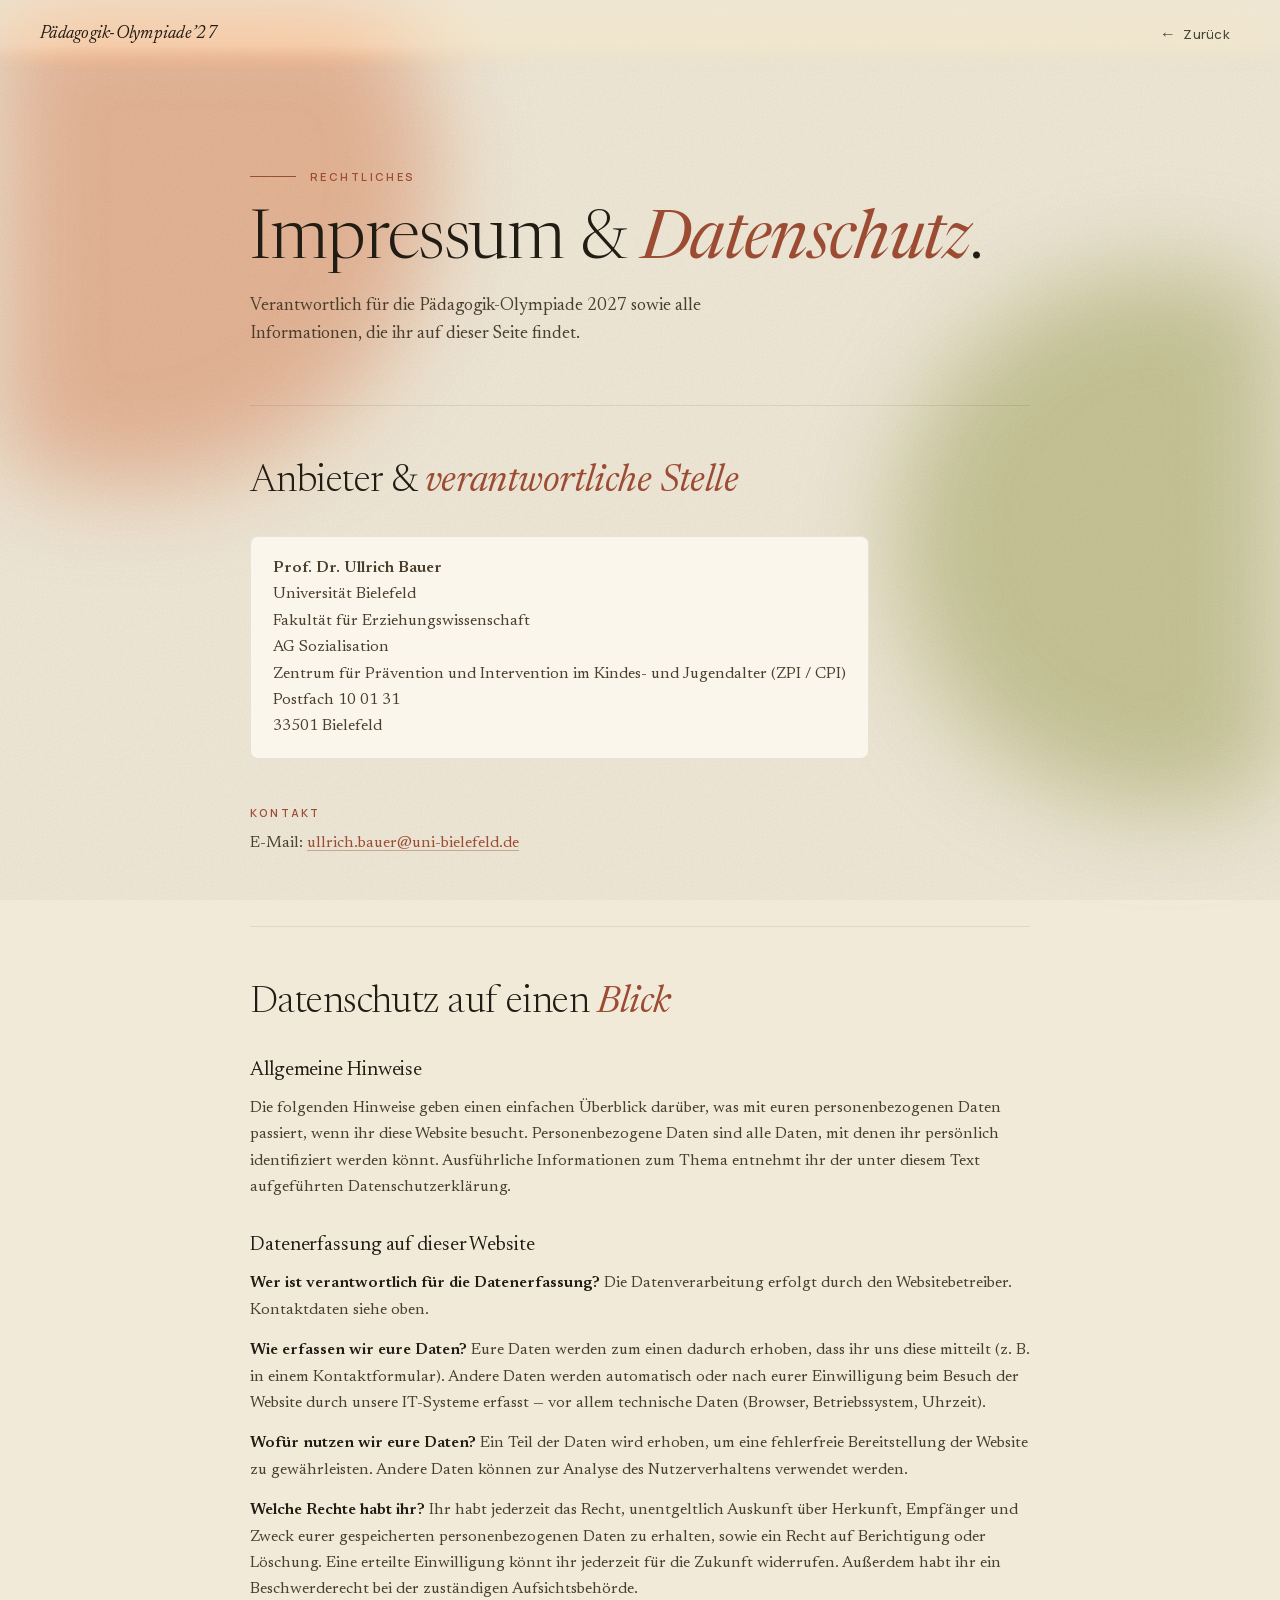
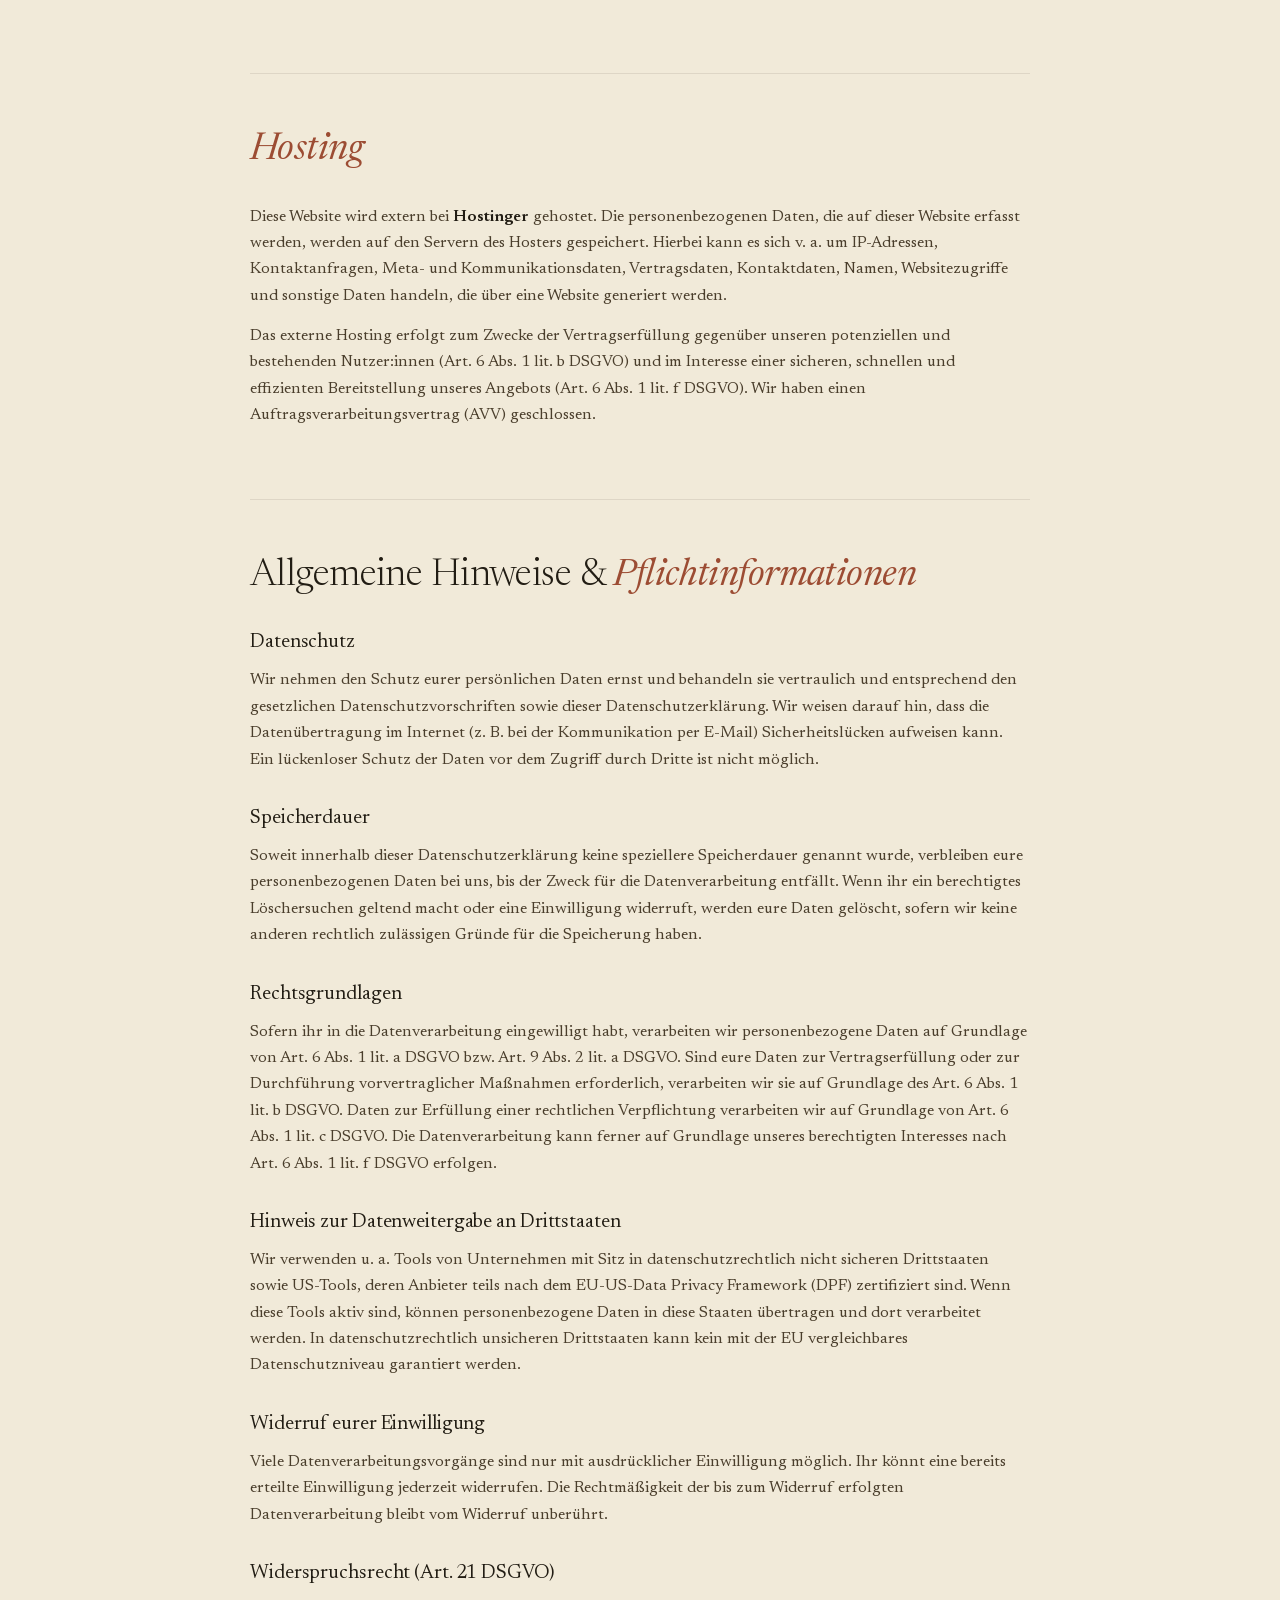
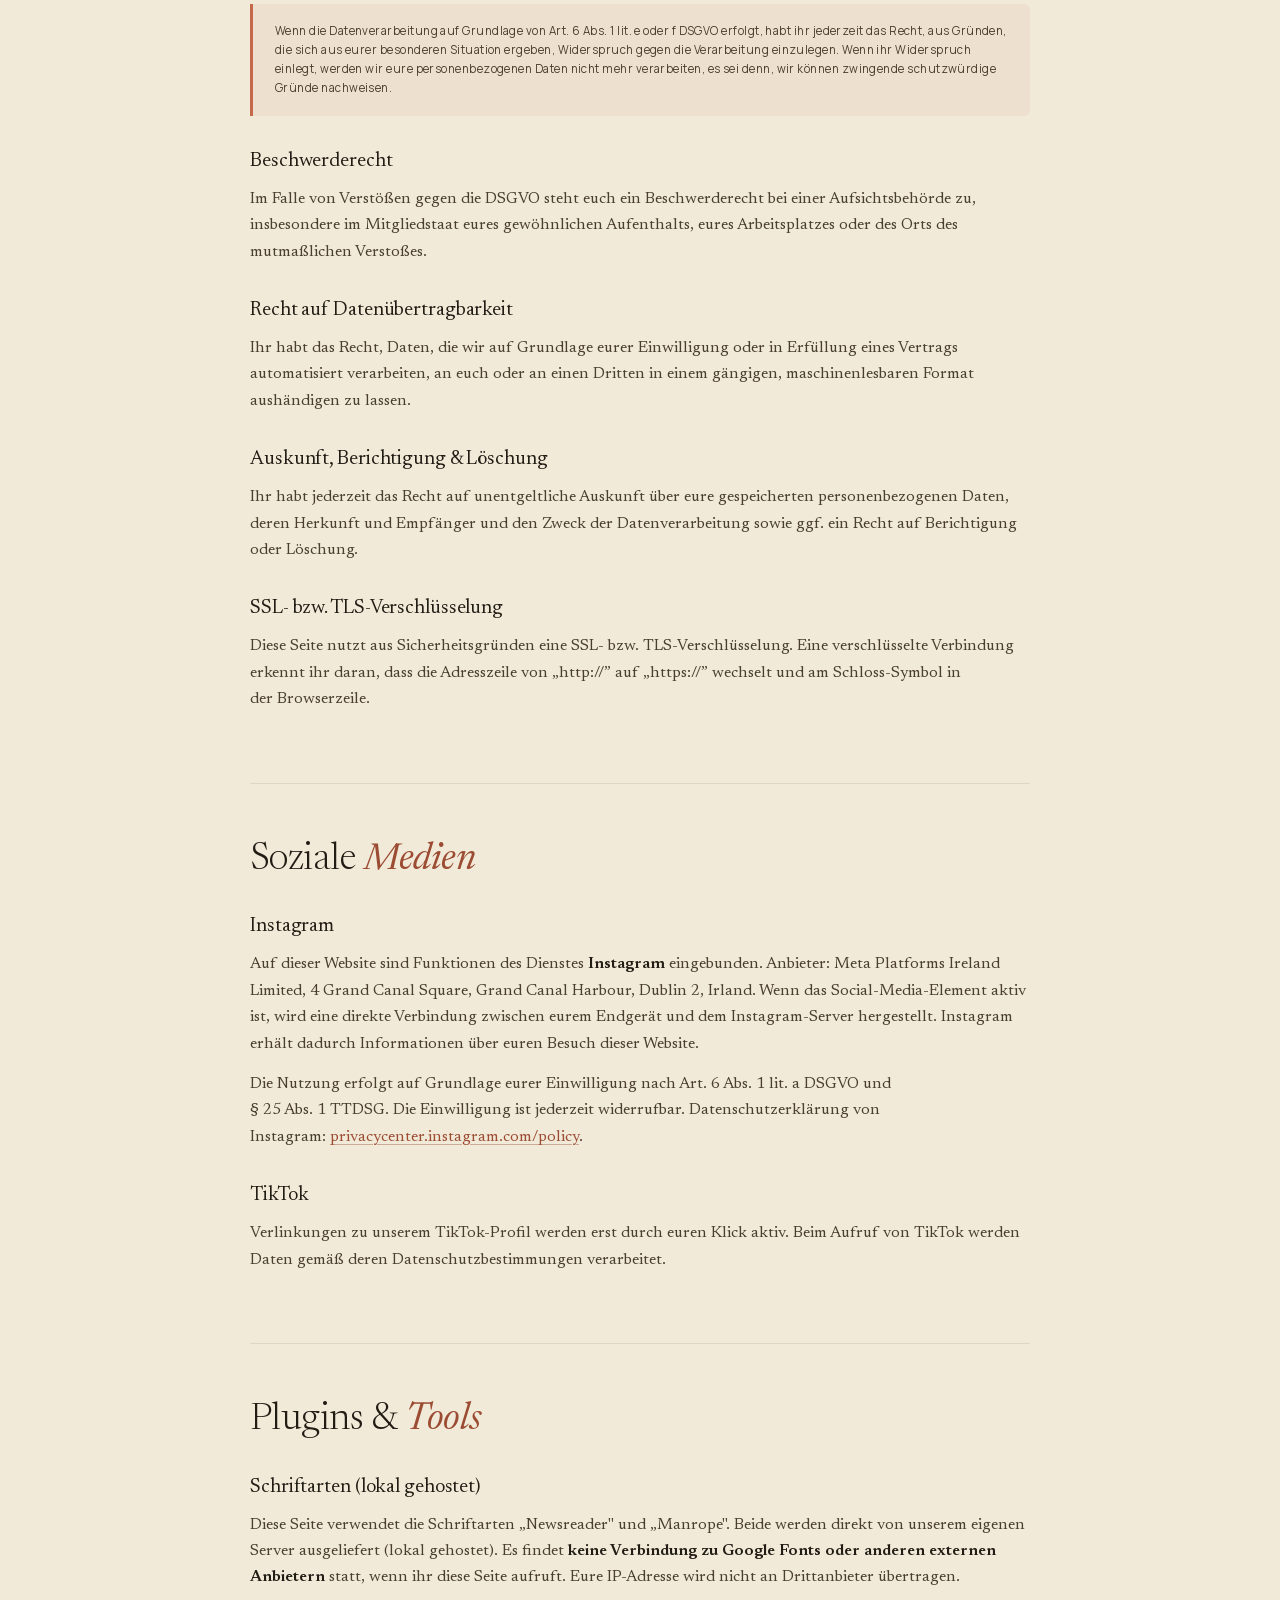
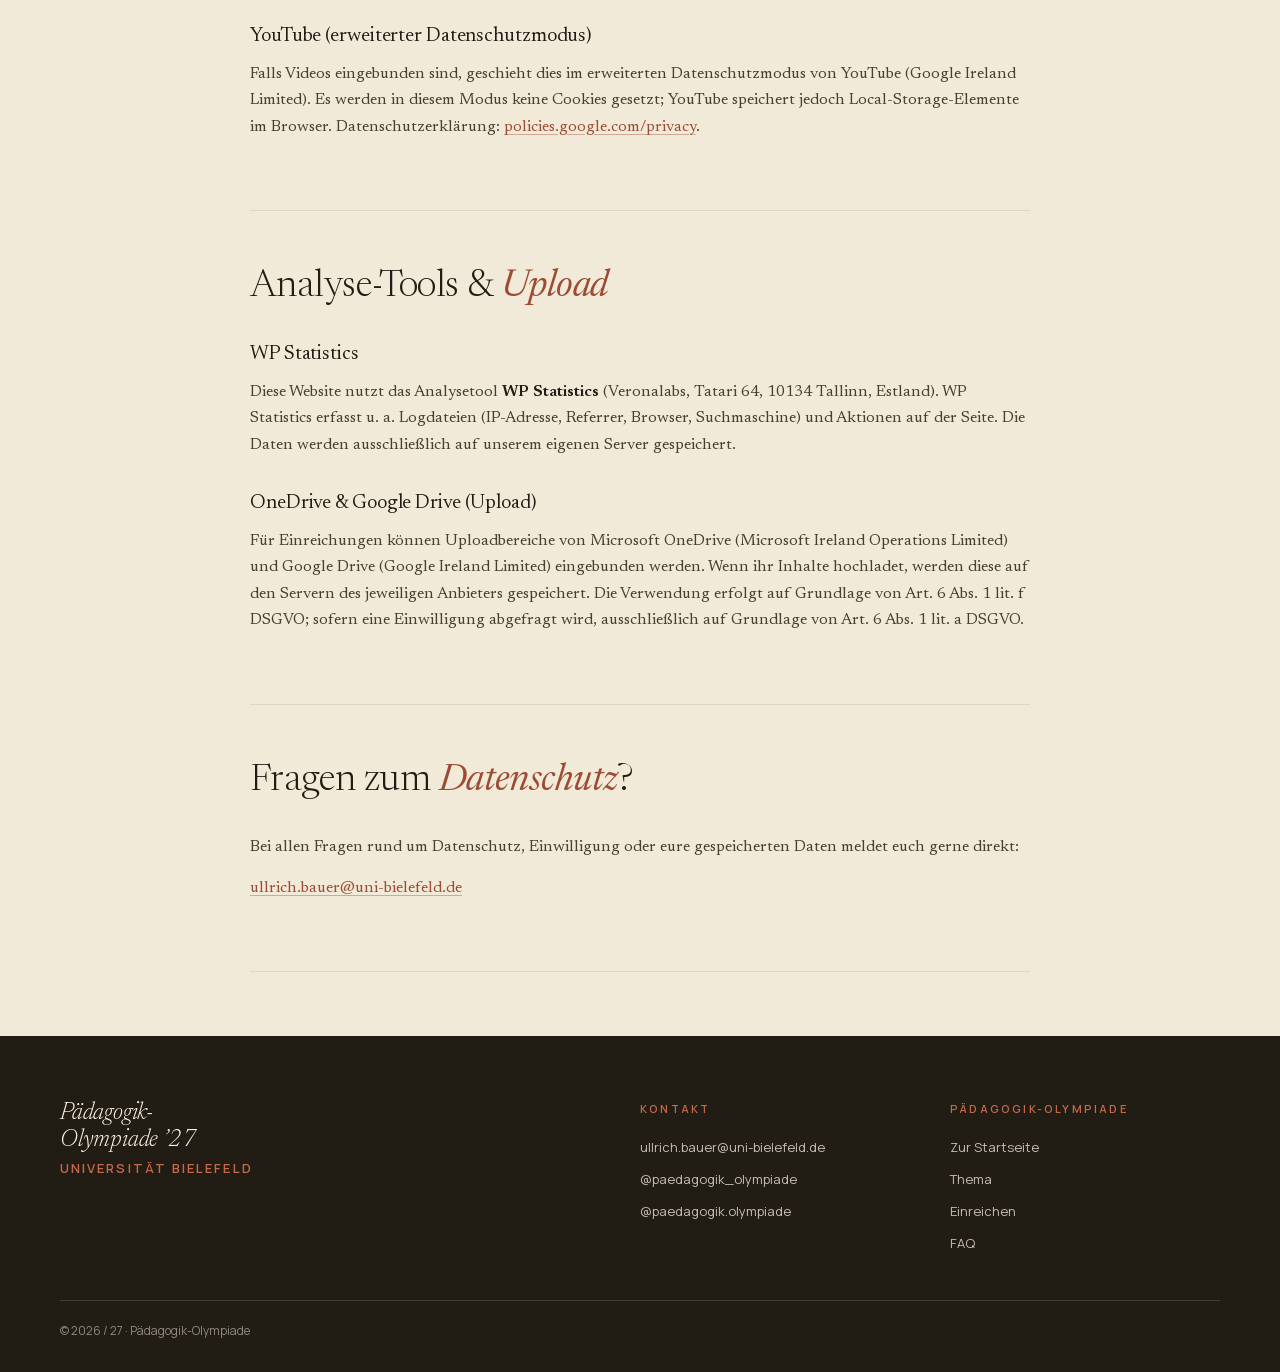
<file: impressum.html>
<!DOCTYPE html>
<html lang="de">
<head>
<meta charset="UTF-8" />
<meta name="viewport" content="width=device-width, initial-scale=1.0" />
<title>Impressum & Datenschutz · Pädagogik-Olympiade 2027</title>
<meta name="description" content="Impressum und Datenschutzerklärung der Pädagogik-Olympiade 2027 an der Universität Bielefeld.">
<meta name="referrer" content="strict-origin-when-cross-origin">
<meta http-equiv="Content-Security-Policy" content="default-src 'self'; style-src 'self' 'unsafe-inline'; font-src 'self'; img-src 'self' data:; script-src 'self' 'unsafe-inline'; base-uri 'self'; form-action 'self'; frame-ancestors 'none'">
<link rel="icon" href="favicon.svg" type="image/svg+xml">
<link href="fonts/fonts.css" rel="stylesheet">
<style>
:root{
  --sand: #F1EAD9;
  --cream: #F8F2E4;
  --paper: #FAF6EC;
  --ink: #221d14;
  --ink-2: #4a3e2c;
  --terra: #C46A4A;
  --terra-deep: #9c4c33;
  --olive-deep: #5d6231;
  --rule: rgba(34,29,20,.18);
  --rule-soft: rgba(34,29,20,.09);
  --serif: 'Newsreader', 'Iowan Old Style', Georgia, serif;
  --sans: 'Manrope', ui-sans-serif, system-ui, sans-serif;
}
*{box-sizing:border-box;margin:0;padding:0}
html,body{background:var(--sand);color:var(--ink);font-family:var(--sans);
  -webkit-font-smoothing:antialiased;text-rendering:optimizeLegibility}
body{overflow-x:hidden}
::selection{background:var(--terra);color:var(--cream)}
a{color:inherit}

/* Subtle fluid background — slower and softer than main page */
.bg{position:fixed;inset:0;z-index:0;pointer-events:none;overflow:hidden;
  filter:blur(48px) saturate(110%);opacity:.55}
.bg span{position:absolute;border-radius:50%;mix-blend-mode:multiply;
  animation:drift linear infinite;will-change:transform}
.bg .b1{width:48vw;height:48vw;left:-14vw;top:-10vw;background:#d68a64;
  animation-duration:80s}
.bg .b2{width:42vw;height:42vw;right:-12vw;top:30vh;background:#a4a667;
  animation-duration:96s;animation-direction:reverse}
.bg .b3{width:38vw;height:38vw;left:20vw;top:120vh;background:#e8b27a;
  animation-duration:110s}
.bg .b4{width:34vw;height:34vw;right:0vw;top:200vh;background:#9da361;
  animation-duration:104s;animation-direction:reverse}
@keyframes drift{
  0%   {transform:translate3d(0,0,0) rotate(0deg) scale(1)}
  25%  {transform:translate3d(5vw,-3vh,0) rotate(90deg) scale(1.06)}
  50%  {transform:translate3d(-2vw,5vh,0) rotate(180deg) scale(.94)}
  75%  {transform:translate3d(-4vw,-2vh,0) rotate(270deg) scale(1.04)}
  100% {transform:translate3d(0,0,0) rotate(360deg) scale(1)}
}
.grain{position:fixed;inset:0;pointer-events:none;z-index:1;opacity:.35;
  mix-blend-mode:multiply;
  background-image:url("data:image/svg+xml;utf8,<svg xmlns='http://www.w3.org/2000/svg' width='240' height='240'><filter id='n'><feTurbulence type='fractalNoise' baseFrequency='.9' numOctaves='2'/><feColorMatrix values='0 0 0 0 .12 0 0 0 0 .1 0 0 0 0 .07 0 0 0 .25 0'/></filter><rect width='100%25' height='100%25' filter='url(%23n)'/></svg>")}

main{position:relative;z-index:2}
.wrap{max-width:780px;margin:0 auto;padding:0 clamp(20px,5vw,40px)}

/* Topbar — matches main page */
.topbar{position:fixed;top:0;left:0;right:0;z-index:50;
  display:flex;justify-content:space-between;align-items:center;
  padding:14px clamp(20px,4vw,40px) 18px;
  font-family:var(--sans);font-size:13px;letter-spacing:.02em;
  background:linear-gradient(to bottom, rgba(241,234,217,.55) 0%, rgba(241,234,217,.42) 65%, rgba(241,234,217,0) 100%);
  backdrop-filter:blur(24px) saturate(180%);
  -webkit-backdrop-filter:blur(24px) saturate(180%);
  -webkit-mask-image:linear-gradient(to bottom, #000 62%, transparent 100%);
  mask-image:linear-gradient(to bottom, #000 62%, transparent 100%)}
.topbar .mark{font-family:var(--serif);font-style:italic;font-size:18px;
  font-weight:400;color:var(--ink);text-decoration:none}
.topbar .back{display:inline-flex;align-items:center;gap:8px;
  color:var(--ink);text-decoration:none;font-weight:500;opacity:.8;
  padding:8px 10px;min-height:40px}
.topbar .mark{padding:6px 0;min-height:40px;display:inline-flex;align-items:center}
.topbar .back:hover{opacity:1;color:var(--terra-deep)}
.topbar .back::before{content:"←";font-family:var(--serif);font-style:italic;font-size:16px}

/* HERO of Impressum page */
.intro{padding:160px 0 56px}
.intro .eyebrow{font-family:var(--sans);font-size:11px;letter-spacing:.22em;
  text-transform:uppercase;color:var(--terra-deep);font-weight:600;margin-bottom:24px;
  display:inline-flex;align-items:center;gap:14px}
.intro .eyebrow::before{content:"";width:46px;height:1px;background:var(--terra-deep)}
.intro h1{font-family:var(--serif);font-weight:300;
  font-size:clamp(38px,5.5vw,68px);line-height:1.02;letter-spacing:-.02em;
  color:var(--ink);margin-bottom:16px;text-wrap:balance}
.intro h1 em{font-style:italic;color:var(--terra-deep);font-weight:400}
.intro p.lede{max-width:560px;font-family:var(--serif);font-size:18px;
  line-height:1.55;color:var(--ink-2)}

/* Sections */
.section{padding:56px 0;border-top:1px solid var(--rule-soft)}
.section h2{font-family:var(--serif);font-weight:300;
  font-size:clamp(26px,3vw,38px);line-height:1.1;letter-spacing:-.015em;
  color:var(--ink);margin-bottom:32px;text-wrap:balance}
.section h2 em{font-style:italic;color:var(--terra-deep);font-weight:400}
.section h3{font-family:var(--serif);font-weight:400;font-size:20px;
  line-height:1.3;margin:32px 0 12px;color:var(--ink);letter-spacing:-.005em}
.section h4{font-family:var(--sans);font-size:11px;letter-spacing:.2em;
  text-transform:uppercase;color:var(--terra-deep);font-weight:600;
  margin:32px 0 10px}
.section p, .section address{font-family:var(--serif);font-size:16px;line-height:1.65;
  color:var(--ink-2);margin-bottom:14px;text-wrap:pretty;font-style:normal}
.section p strong{color:var(--ink);font-weight:600}
.section a{color:var(--terra-deep);text-decoration:underline;
  text-decoration-thickness:1px;text-underline-offset:3px;
  text-decoration-color:rgba(156,76,51,.4);transition:text-decoration-color .2s, color .2s}
.section a:hover{color:var(--terra);text-decoration-color:var(--terra)}
.section address{font-style:normal;line-height:1.65;font-family:var(--serif);font-size:16px;
  color:var(--ink-2);
  padding:18px 22px;background:var(--paper);border:1px solid var(--rule-soft);
  border-radius:8px;display:inline-block}
.shout{font-family:var(--sans);font-size:11.5px;line-height:1.65;
  letter-spacing:.04em;color:var(--ink-2);
  padding:18px 22px;background:rgba(196,106,74,.07);
  border-left:3px solid var(--terra);border-radius:0 6px 6px 0;
  margin:18px 0}

/* footer matches main */
footer{background:var(--ink);color:rgba(248,242,228,.7);padding:64px 0 32px;
  font-family:var(--sans);font-size:13px;line-height:1.6;margin-top:64px;
  position:relative;z-index:2}
footer .wrap{max-width:1240px}
.foot-grid{display:grid;grid-template-columns:2fr 1fr 1fr;gap:40px;
  padding-bottom:40px;border-bottom:1px solid rgba(248,242,228,.15)}
.foot-grid .mark{font-family:var(--serif);font-style:italic;font-weight:300;
  font-size:24px;color:var(--cream);line-height:1.1;letter-spacing:-.008em}
.foot-grid .mark span{display:block;font-size:13px;font-family:var(--sans);
  letter-spacing:.16em;text-transform:uppercase;font-style:normal;
  color:var(--terra);margin-top:8px;font-weight:600}
.foot-col h5{font-family:var(--sans);font-size:11px;letter-spacing:.2em;
  text-transform:uppercase;color:var(--terra);font-weight:600;margin-bottom:14px}
.foot-col a{color:rgba(248,242,228,.75);text-decoration:none;display:block;
  padding:6px 0;min-height:32px;line-height:1.5}
@media (max-width:640px){.foot-col a{min-height:40px;padding:10px 0}}
.foot-col a:hover{color:var(--cream)}
.foot-bottom{padding-top:20px;display:flex;justify-content:space-between;
  gap:24px;flex-wrap:wrap;font-size:12px;color:rgba(248,242,228,.5)}
@media (max-width:880px){.foot-grid{grid-template-columns:1fr 1fr}}
@media (max-width:520px){.foot-grid{grid-template-columns:1fr}}
</style>
</head>
<body>

<div class="bg" aria-hidden="true">
  <span class="b1"></span><span class="b2"></span><span class="b3"></span><span class="b4"></span>
</div>
<div class="grain" aria-hidden="true"></div>

<header class="topbar">
  <a class="mark" href="index.html">Pädagogik-Olympiade <em>’27</em></a>
  <a class="back" href="index.html">Zurück</a>
</header>

<main>

<section class="intro wrap">
  <div class="eyebrow">Rechtliches</div>
  <h1>Impressum &amp; <em>Datenschutz</em>.</h1>
  <p class="lede">Verantwortlich für die Pädagogik-Olympiade 2027 sowie alle Informationen, die ihr auf dieser Seite findet.</p>
</section>

<!-- ─── ANBIETER / VERANTWORTLICH ─── -->
<section class="section wrap">
  <h2>Anbieter &amp; <em>verantwortliche Stelle</em></h2>

  <address>
    <strong>Prof. Dr. Ullrich Bauer</strong><br>
    Universität Bielefeld<br>
    Fakultät für Erziehungswissenschaft<br>
    AG Sozialisation<br>
    Zentrum für Prävention und Intervention im Kindes- und Jugendalter (ZPI&nbsp;/&nbsp;CPI)<br>
    Postfach 10 01 31<br>
    33501 Bielefeld
  </address>

  <h4>Kontakt</h4>
  <p>E-Mail: <a href="mailto:ullrich.bauer@uni-bielefeld.de">ullrich.bauer@uni-bielefeld.de</a></p>
</section>

<!-- ─── DATENSCHUTZ ─── -->
<section class="section wrap" id="datenschutz">
  <h2>Datenschutz auf einen <em>Blick</em></h2>

  <h3>Allgemeine Hinweise</h3>
  <p>Die folgenden Hinweise geben einen einfachen Überblick darüber, was mit euren personenbezogenen Daten passiert, wenn ihr diese Website besucht. Personenbezogene Daten sind alle Daten, mit denen ihr persönlich identifiziert werden könnt. Ausführliche Informationen zum Thema entnehmt ihr der unter diesem Text aufgeführten Datenschutzerklärung.</p>

  <h3>Datenerfassung auf dieser Website</h3>
  <p><strong>Wer ist verantwortlich für die Datenerfassung?</strong> Die Datenverarbeitung erfolgt durch den Websitebetreiber. Kontaktdaten siehe oben.</p>
  <p><strong>Wie erfassen wir eure Daten?</strong> Eure Daten werden zum einen dadurch erhoben, dass ihr uns diese mitteilt (z.&nbsp;B. in einem Kontaktformular). Andere Daten werden automatisch oder nach eurer Einwilligung beim Besuch der Website durch unsere IT-Systeme erfasst — vor allem technische Daten (Browser, Betriebssystem, Uhrzeit).</p>
  <p><strong>Wofür nutzen wir eure Daten?</strong> Ein Teil der Daten wird erhoben, um eine fehlerfreie Bereitstellung der Website zu gewährleisten. Andere Daten können zur Analyse des Nutzerverhaltens verwendet werden.</p>
  <p><strong>Welche Rechte habt ihr?</strong> Ihr habt jederzeit das Recht, unentgeltlich Auskunft über Herkunft, Empfänger und Zweck eurer gespeicherten personenbezogenen Daten zu erhalten, sowie ein Recht auf Berichtigung oder Löschung. Eine erteilte Einwilligung könnt ihr jederzeit für die Zukunft widerrufen. Außerdem habt ihr ein Beschwerderecht bei der zuständigen Aufsichtsbehörde.</p>
</section>

<section class="section wrap">
  <h2><em>Hosting</em></h2>
  <p>Diese Website wird extern bei <strong>Hostinger</strong> gehostet. Die personenbezogenen Daten, die auf dieser Website erfasst werden, werden auf den Servern des Hosters gespeichert. Hierbei kann es sich v.&nbsp;a. um IP-Adressen, Kontaktanfragen, Meta- und Kommunikationsdaten, Vertragsdaten, Kontaktdaten, Namen, Websitezugriffe und sonstige Daten handeln, die über eine Website generiert werden.</p>
  <p>Das externe Hosting erfolgt zum Zwecke der Vertragserfüllung gegenüber unseren potenziellen und bestehenden Nutzer:innen (Art.&nbsp;6 Abs.&nbsp;1 lit.&nbsp;b DSGVO) und im Interesse einer sicheren, schnellen und effizienten Bereitstellung unseres Angebots (Art.&nbsp;6 Abs.&nbsp;1 lit.&nbsp;f DSGVO). Wir haben einen Auftragsverarbeitungsvertrag (AVV) geschlossen.</p>
</section>

<section class="section wrap">
  <h2>Allgemeine Hinweise &amp; <em>Pflichtinformationen</em></h2>

  <h3>Datenschutz</h3>
  <p>Wir nehmen den Schutz eurer persönlichen Daten ernst und behandeln sie vertraulich und entsprechend den gesetzlichen Datenschutzvorschriften sowie dieser Datenschutzerklärung. Wir weisen darauf hin, dass die Datenübertragung im Internet (z.&nbsp;B. bei der Kommunikation per E-Mail) Sicherheitslücken aufweisen kann. Ein lückenloser Schutz der Daten vor dem Zugriff durch Dritte ist nicht möglich.</p>

  <h3>Speicherdauer</h3>
  <p>Soweit innerhalb dieser Datenschutzerklärung keine speziellere Speicherdauer genannt wurde, verbleiben eure personenbezogenen Daten bei uns, bis der Zweck für die Datenverarbeitung entfällt. Wenn ihr ein berechtigtes Löschersuchen geltend macht oder eine Einwilligung widerruft, werden eure Daten gelöscht, sofern wir keine anderen rechtlich zulässigen Gründe für die Speicherung haben.</p>

  <h3>Rechtsgrundlagen</h3>
  <p>Sofern ihr in die Datenverarbeitung eingewilligt habt, verarbeiten wir personenbezogene Daten auf Grundlage von Art.&nbsp;6 Abs.&nbsp;1 lit.&nbsp;a DSGVO bzw. Art.&nbsp;9 Abs.&nbsp;2 lit.&nbsp;a DSGVO. Sind eure Daten zur Vertragserfüllung oder zur Durchführung vorvertraglicher Maßnahmen erforderlich, verarbeiten wir sie auf Grundlage des Art.&nbsp;6 Abs.&nbsp;1 lit.&nbsp;b DSGVO. Daten zur Erfüllung einer rechtlichen Verpflichtung verarbeiten wir auf Grundlage von Art.&nbsp;6 Abs.&nbsp;1 lit.&nbsp;c DSGVO. Die Datenverarbeitung kann ferner auf Grundlage unseres berechtigten Interesses nach Art.&nbsp;6 Abs.&nbsp;1 lit.&nbsp;f DSGVO erfolgen.</p>

  <h3>Hinweis zur Datenweitergabe an Drittstaaten</h3>
  <p>Wir verwenden u.&nbsp;a. Tools von Unternehmen mit Sitz in datenschutzrechtlich nicht sicheren Drittstaaten sowie US-Tools, deren Anbieter teils nach dem EU-US-Data&nbsp;Privacy&nbsp;Framework (DPF) zertifiziert sind. Wenn diese Tools aktiv sind, können personenbezogene Daten in diese Staaten übertragen und dort verarbeitet werden. In datenschutzrechtlich unsicheren Drittstaaten kann kein mit der EU vergleichbares Datenschutzniveau garantiert werden.</p>

  <h3>Widerruf eurer Einwilligung</h3>
  <p>Viele Datenverarbeitungsvorgänge sind nur mit ausdrücklicher Einwilligung möglich. Ihr könnt eine bereits erteilte Einwilligung jederzeit widerrufen. Die Rechtmäßigkeit der bis zum Widerruf erfolgten Datenverarbeitung bleibt vom Widerruf unberührt.</p>

  <h3>Widerspruchsrecht (Art.&nbsp;21 DSGVO)</h3>
  <div class="shout">
    Wenn die Datenverarbeitung auf Grundlage von Art.&nbsp;6 Abs.&nbsp;1 lit.&nbsp;e oder f DSGVO erfolgt, habt ihr jederzeit das Recht, aus Gründen, die sich aus eurer besonderen Situation ergeben, Widerspruch gegen die Verarbeitung einzulegen. Wenn ihr Widerspruch einlegt, werden wir eure personenbezogenen Daten nicht mehr verarbeiten, es sei denn, wir können zwingende schutzwürdige Gründe nachweisen.
  </div>

  <h3>Beschwerderecht</h3>
  <p>Im Falle von Verstößen gegen die DSGVO steht euch ein Beschwerderecht bei einer Aufsichtsbehörde zu, insbesondere im Mitgliedstaat eures gewöhnlichen Aufenthalts, eures Arbeitsplatzes oder des Orts des mutmaßlichen Verstoßes.</p>

  <h3>Recht auf Datenübertragbarkeit</h3>
  <p>Ihr habt das Recht, Daten, die wir auf Grundlage eurer Einwilligung oder in Erfüllung eines Vertrags automatisiert verarbeiten, an euch oder an einen Dritten in einem gängigen, maschinenlesbaren Format aushändigen zu lassen.</p>

  <h3>Auskunft, Berichtigung &amp; Löschung</h3>
  <p>Ihr habt jederzeit das Recht auf unentgeltliche Auskunft über eure gespeicherten personenbezogenen Daten, deren Herkunft und Empfänger und den Zweck der Datenverarbeitung sowie ggf. ein Recht auf Berichtigung oder Löschung.</p>

  <h3>SSL- bzw. TLS-Verschlüsselung</h3>
  <p>Diese Seite nutzt aus Sicherheitsgründen eine SSL- bzw. TLS-Verschlüsselung. Eine verschlüsselte Verbindung erkennt ihr daran, dass die Adresszeile von „http://&#8221; auf „https://&#8221; wechselt und am Schloss-Symbol in der Browserzeile.</p>
</section>

<section class="section wrap">
  <h2>Soziale <em>Medien</em></h2>

  <h3>Instagram</h3>
  <p>Auf dieser Website sind Funktionen des Dienstes <strong>Instagram</strong> eingebunden. Anbieter: Meta Platforms Ireland Limited, 4 Grand Canal Square, Grand Canal Harbour, Dublin&nbsp;2, Irland. Wenn das Social-Media-Element aktiv ist, wird eine direkte Verbindung zwischen eurem Endgerät und dem Instagram-Server hergestellt. Instagram erhält dadurch Informationen über euren Besuch dieser Website.</p>
  <p>Die Nutzung erfolgt auf Grundlage eurer Einwilligung nach Art.&nbsp;6 Abs.&nbsp;1 lit.&nbsp;a DSGVO und §&nbsp;25 Abs.&nbsp;1 TTDSG. Die Einwilligung ist jederzeit widerrufbar. Datenschutzerklärung von Instagram: <a href="https://privacycenter.instagram.com/policy/" target="_blank" rel="noopener">privacycenter.instagram.com/policy</a>.</p>

  <h3>TikTok</h3>
  <p>Verlinkungen zu unserem TikTok-Profil werden erst durch euren Klick aktiv. Beim Aufruf von TikTok werden Daten gemäß deren Datenschutzbestimmungen verarbeitet.</p>
</section>

<section class="section wrap">
  <h2>Plugins &amp; <em>Tools</em></h2>

  <h3>Schriftarten (lokal gehostet)</h3>
  <p>Diese Seite verwendet die Schriftarten „Newsreader" und „Manrope". Beide werden direkt von unserem eigenen Server ausgeliefert (lokal gehostet). Es findet <strong>keine Verbindung zu Google&nbsp;Fonts oder anderen externen Anbietern</strong> statt, wenn ihr diese Seite aufruft. Eure IP-Adresse wird nicht an Drittanbieter übertragen.</p>

  <h3>YouTube (erweiterter Datenschutzmodus)</h3>
  <p>Falls Videos eingebunden sind, geschieht dies im erweiterten Datenschutzmodus von YouTube (Google&nbsp;Ireland Limited). Es werden in diesem Modus keine Cookies gesetzt; YouTube speichert jedoch Local-Storage-Elemente im Browser. Datenschutzerklärung: <a href="https://policies.google.com/privacy?hl=de" target="_blank" rel="noopener">policies.google.com/privacy</a>.</p>
</section>

<section class="section wrap">
  <h2>Analyse-Tools &amp; <em>Upload</em></h2>

  <h3>WP Statistics</h3>
  <p>Diese Website nutzt das Analysetool <strong>WP&nbsp;Statistics</strong> (Veronalabs, Tatari&nbsp;64, 10134 Tallinn, Estland). WP Statistics erfasst u.&nbsp;a. Logdateien (IP-Adresse, Referrer, Browser, Suchmaschine) und Aktionen auf der Seite. Die Daten werden ausschließlich auf unserem eigenen Server gespeichert.</p>

  <h3>OneDrive &amp; Google Drive (Upload)</h3>
  <p>Für Einreichungen können Uploadbereiche von Microsoft OneDrive (Microsoft Ireland Operations Limited) und Google Drive (Google Ireland Limited) eingebunden werden. Wenn ihr Inhalte hochladet, werden diese auf den Servern des jeweiligen Anbieters gespeichert. Die Verwendung erfolgt auf Grundlage von Art.&nbsp;6 Abs.&nbsp;1 lit.&nbsp;f DSGVO; sofern eine Einwilligung abgefragt wird, ausschließlich auf Grundlage von Art.&nbsp;6 Abs.&nbsp;1 lit.&nbsp;a DSGVO.</p>
</section>

<section class="section wrap" style="border-bottom:1px solid var(--rule-soft)">
  <h2>Fragen zum <em>Datenschutz</em>?</h2>
  <p>Bei allen Fragen rund um Datenschutz, Einwilligung oder eure gespeicherten Daten meldet euch gerne direkt:</p>
  <p><a href="mailto:ullrich.bauer@uni-bielefeld.de">ullrich.bauer@uni-bielefeld.de</a></p>
</section>

</main>

<footer>
  <div class="wrap">
    <div class="foot-grid">
      <div>
        <div class="mark">Pädagogik-<br>Olympiade ’27<span>Universität Bielefeld</span></div>
      </div>
      <div class="foot-col">
        <h5>Kontakt</h5>
        <a href="mailto:ullrich.bauer@uni-bielefeld.de">ullrich.bauer@uni-bielefeld.de</a>
        <a href="https://www.instagram.com/paedagogik_olympiade" target="_blank" rel="noopener">@paedagogik_olympiade</a>
        <a href="https://www.tiktok.com/@paedagogik.olympiade" target="_blank" rel="noopener">@paedagogik.olympiade</a>
      </div>
      <div class="foot-col">
        <h5>Pädagogik-Olympiade</h5>
        <a href="index.html">Zur Startseite</a>
        <a href="index.html#thema">Thema</a>
        <a href="index.html#einreichen">Einreichen</a>
        <a href="index.html#faq">FAQ</a>
      </div>
    </div>
    <div class="foot-bottom">
      <span>© 2026 / 27 · Pädagogik-Olympiade</span>
    </div>
  </div>
</footer>

</body>
</html>
</file>
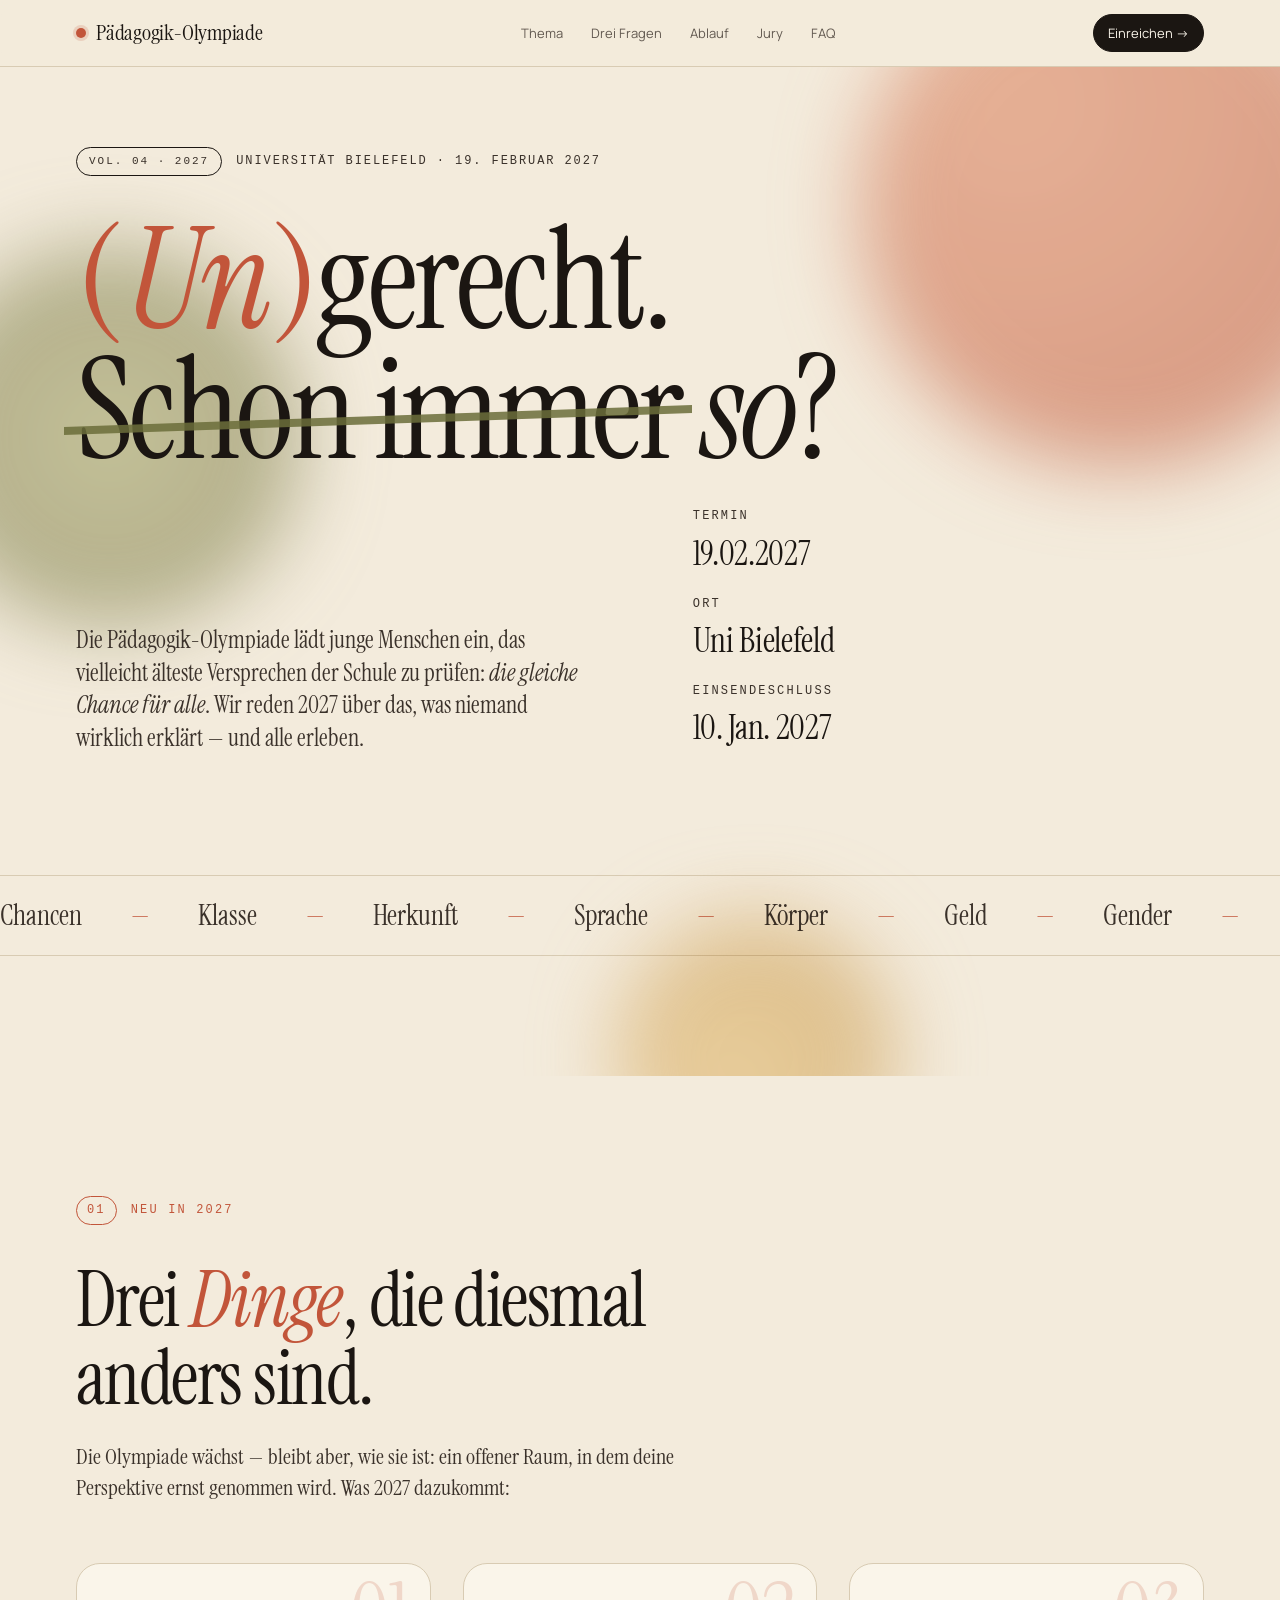
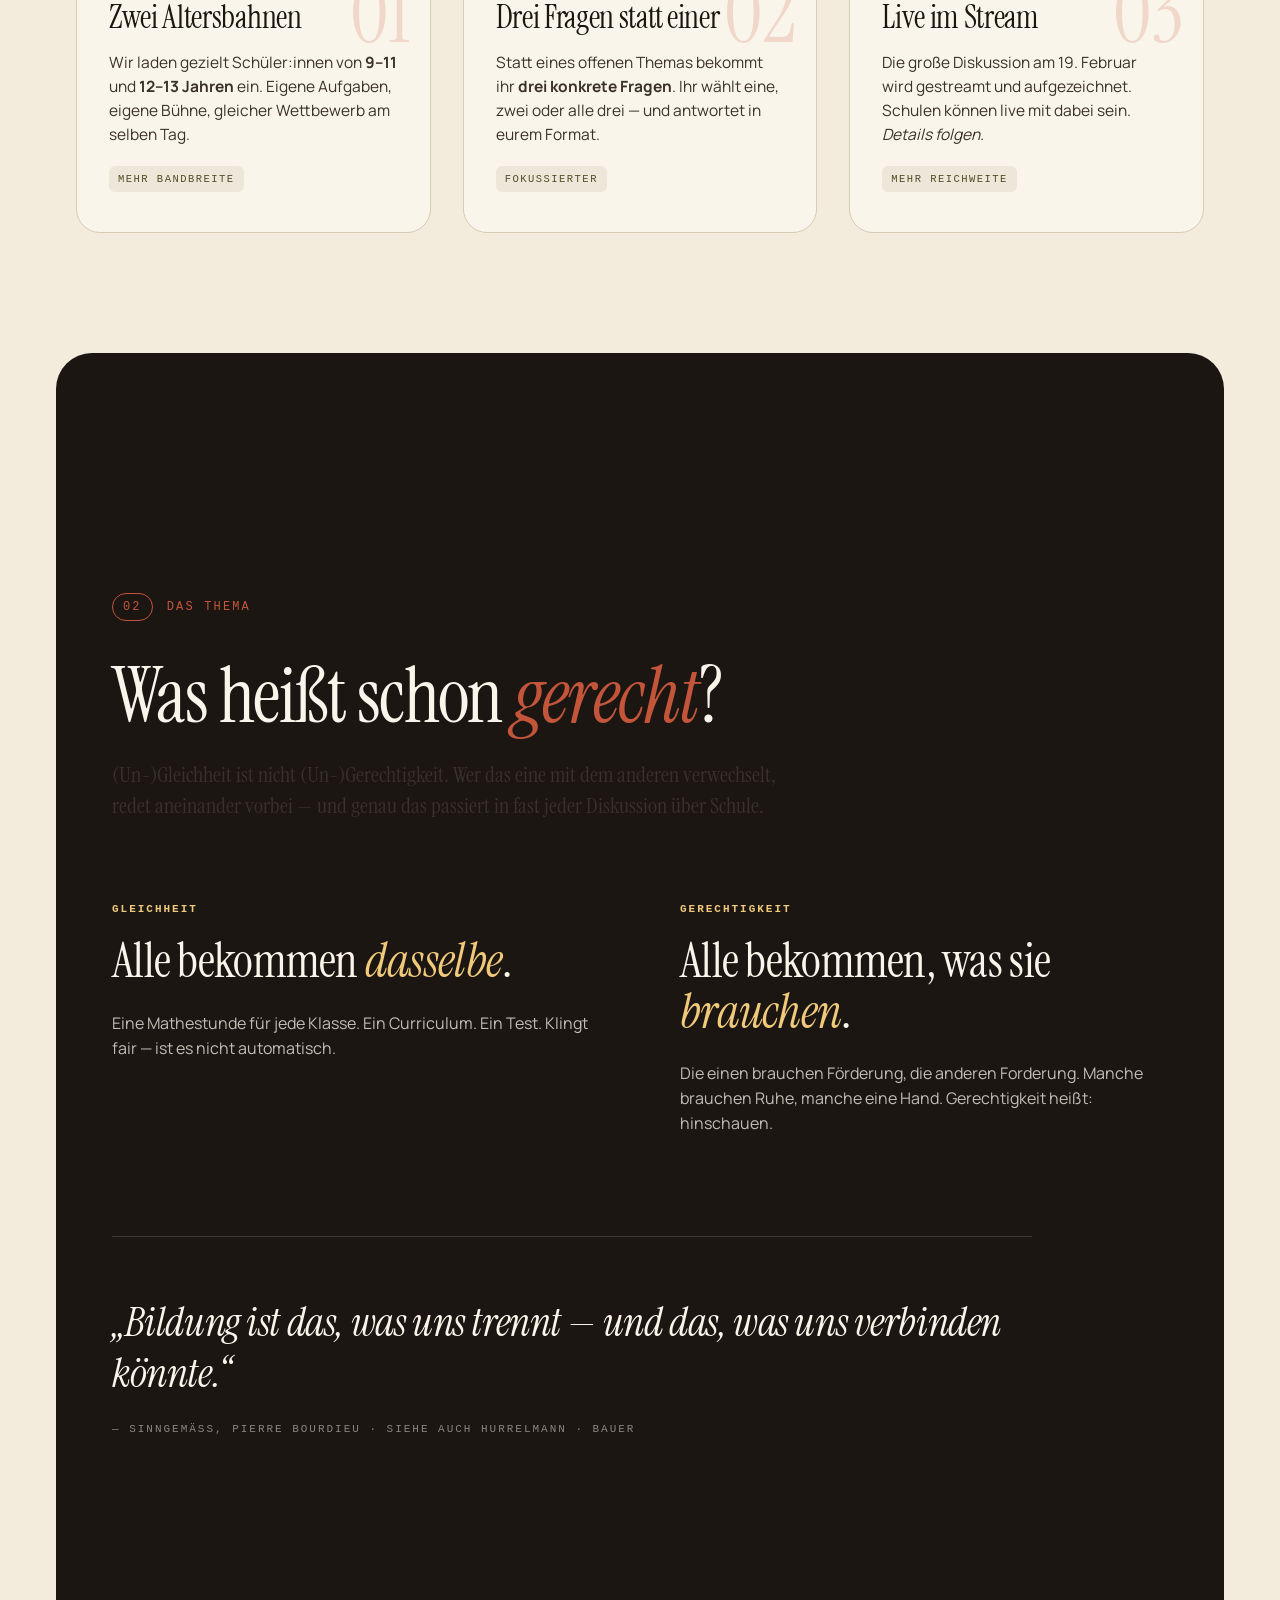
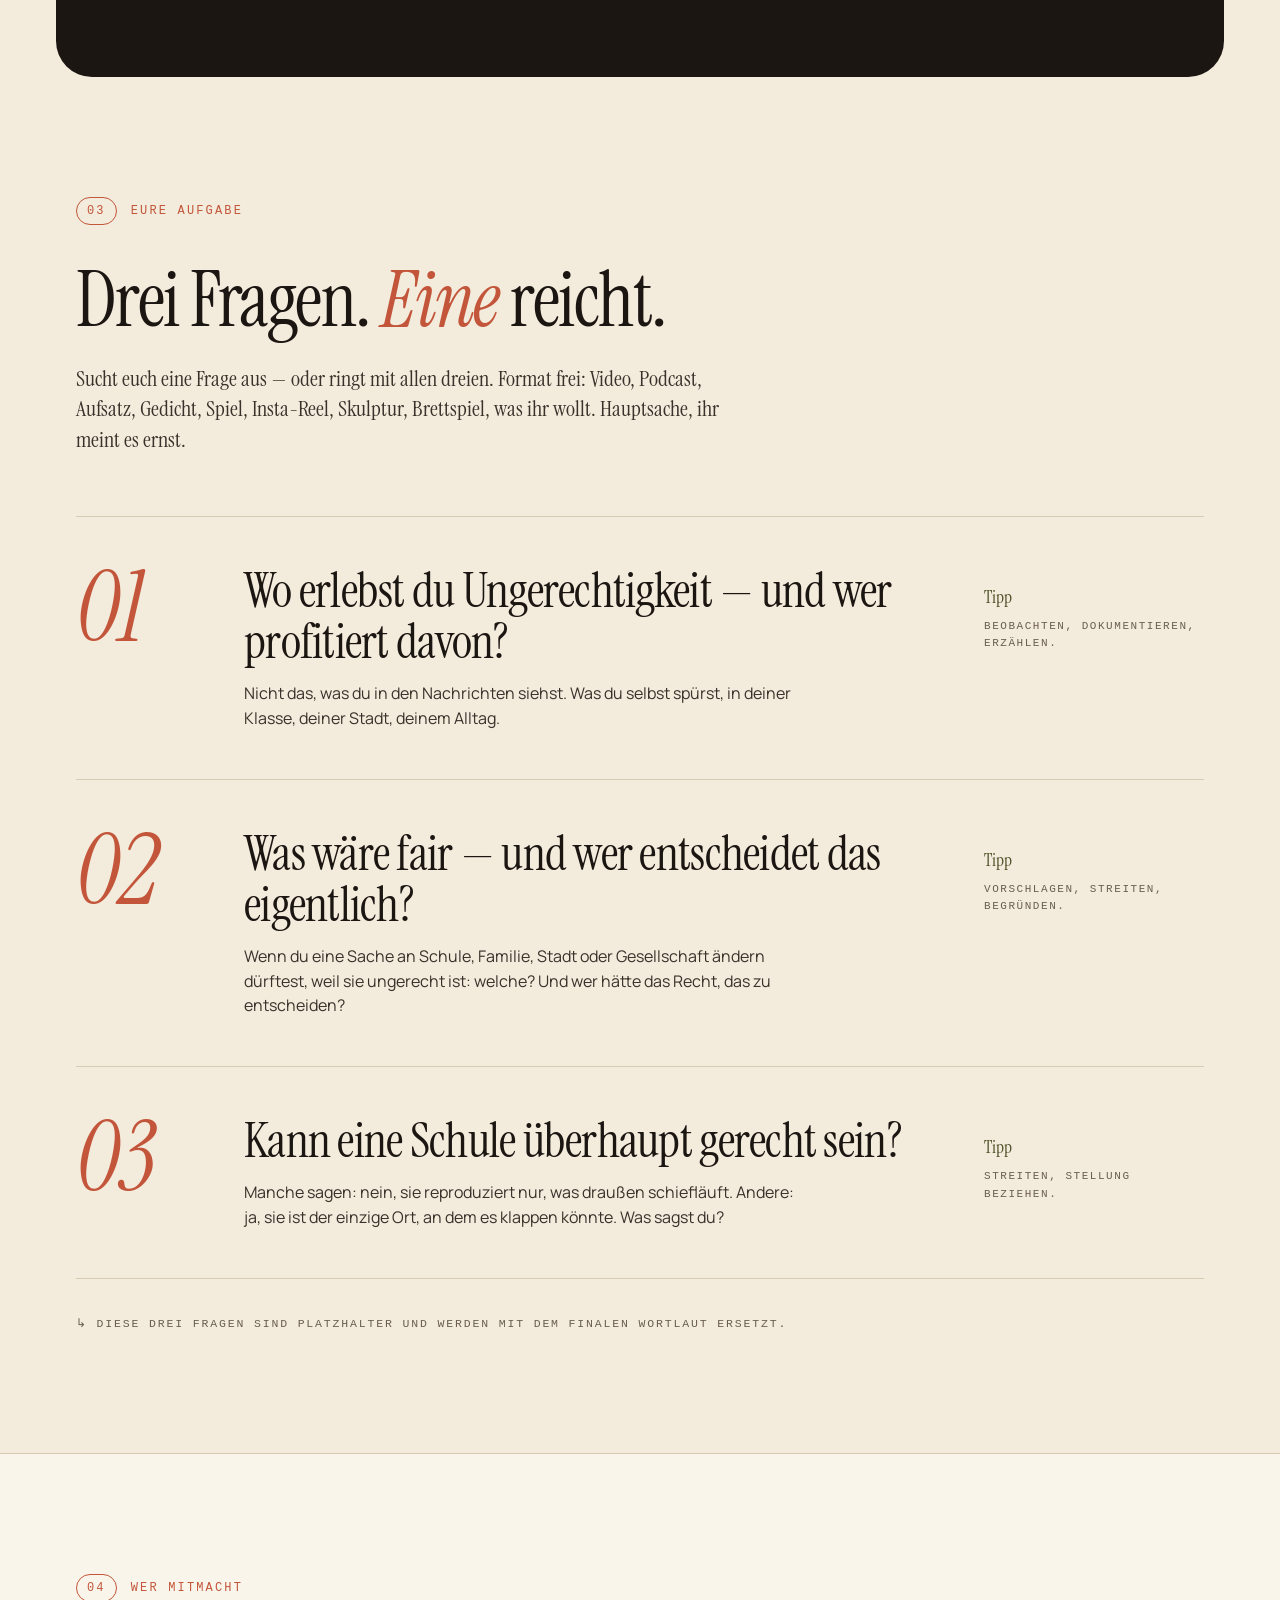
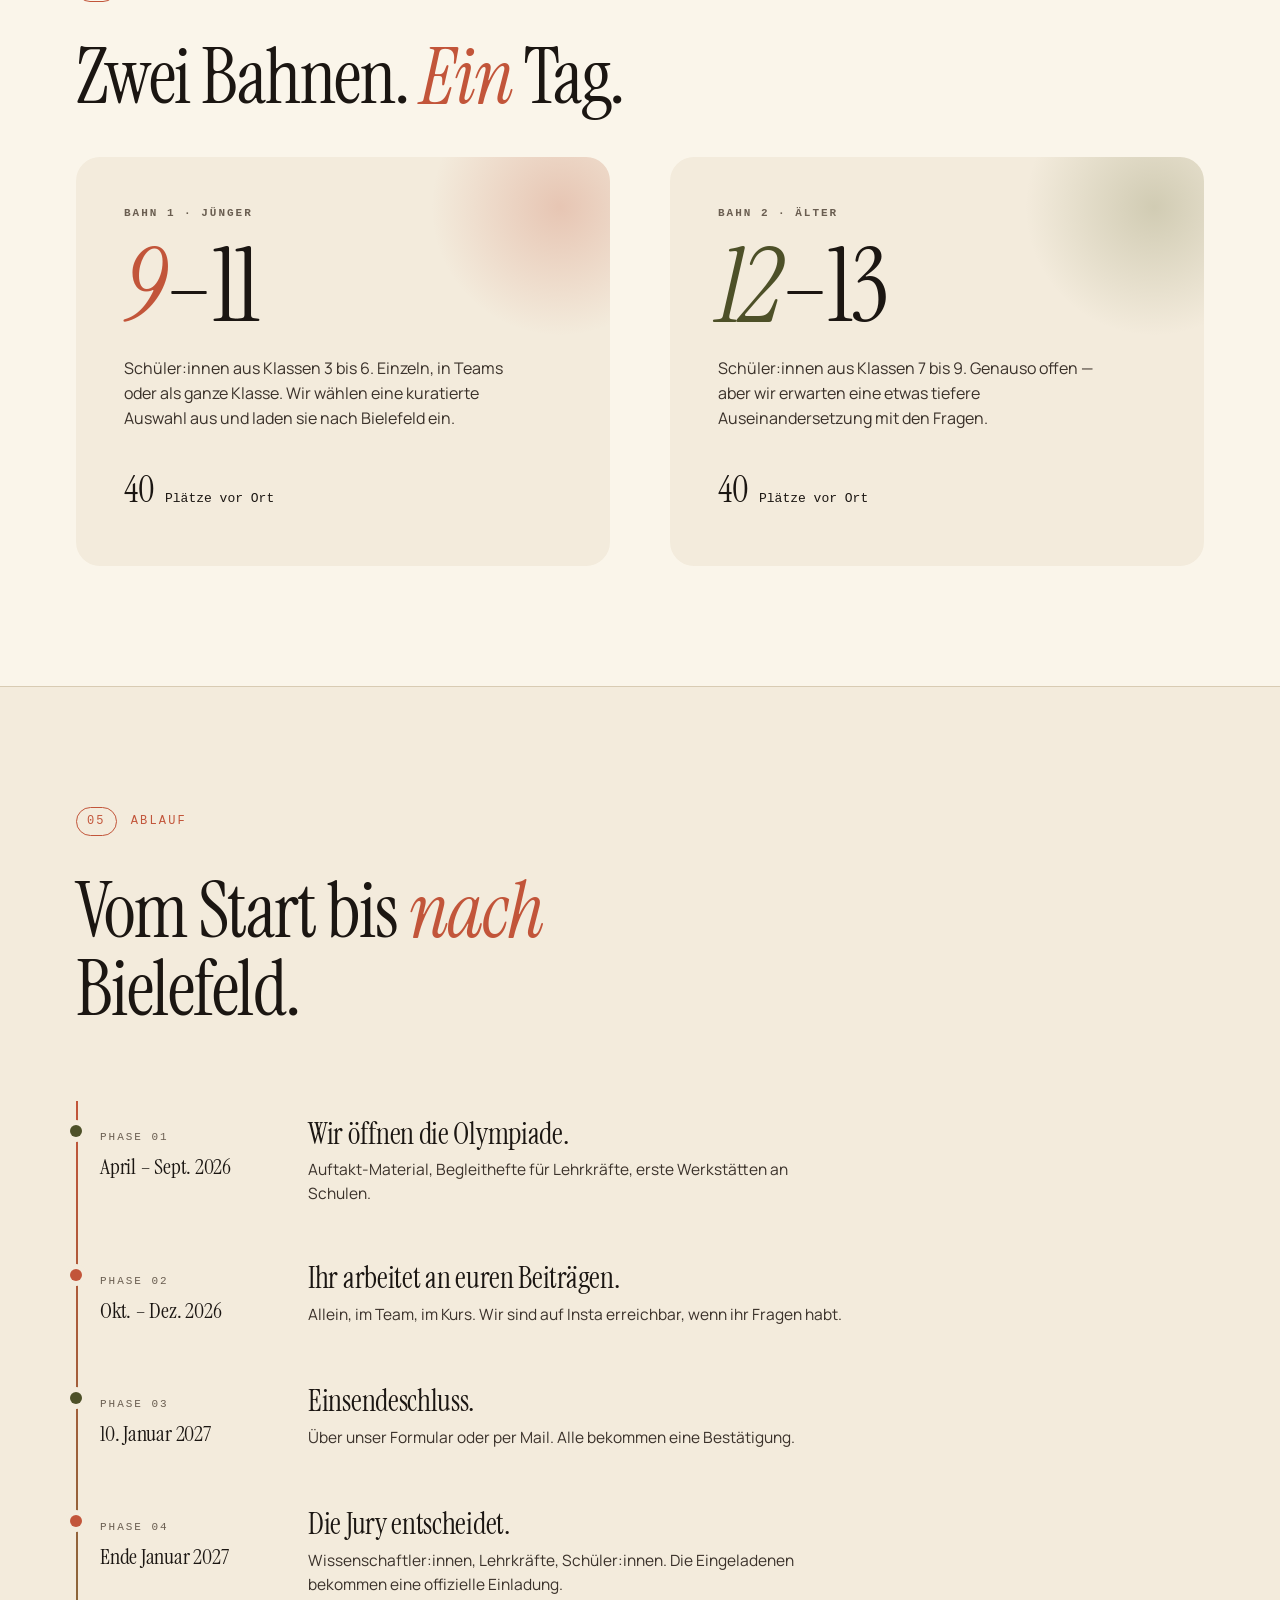
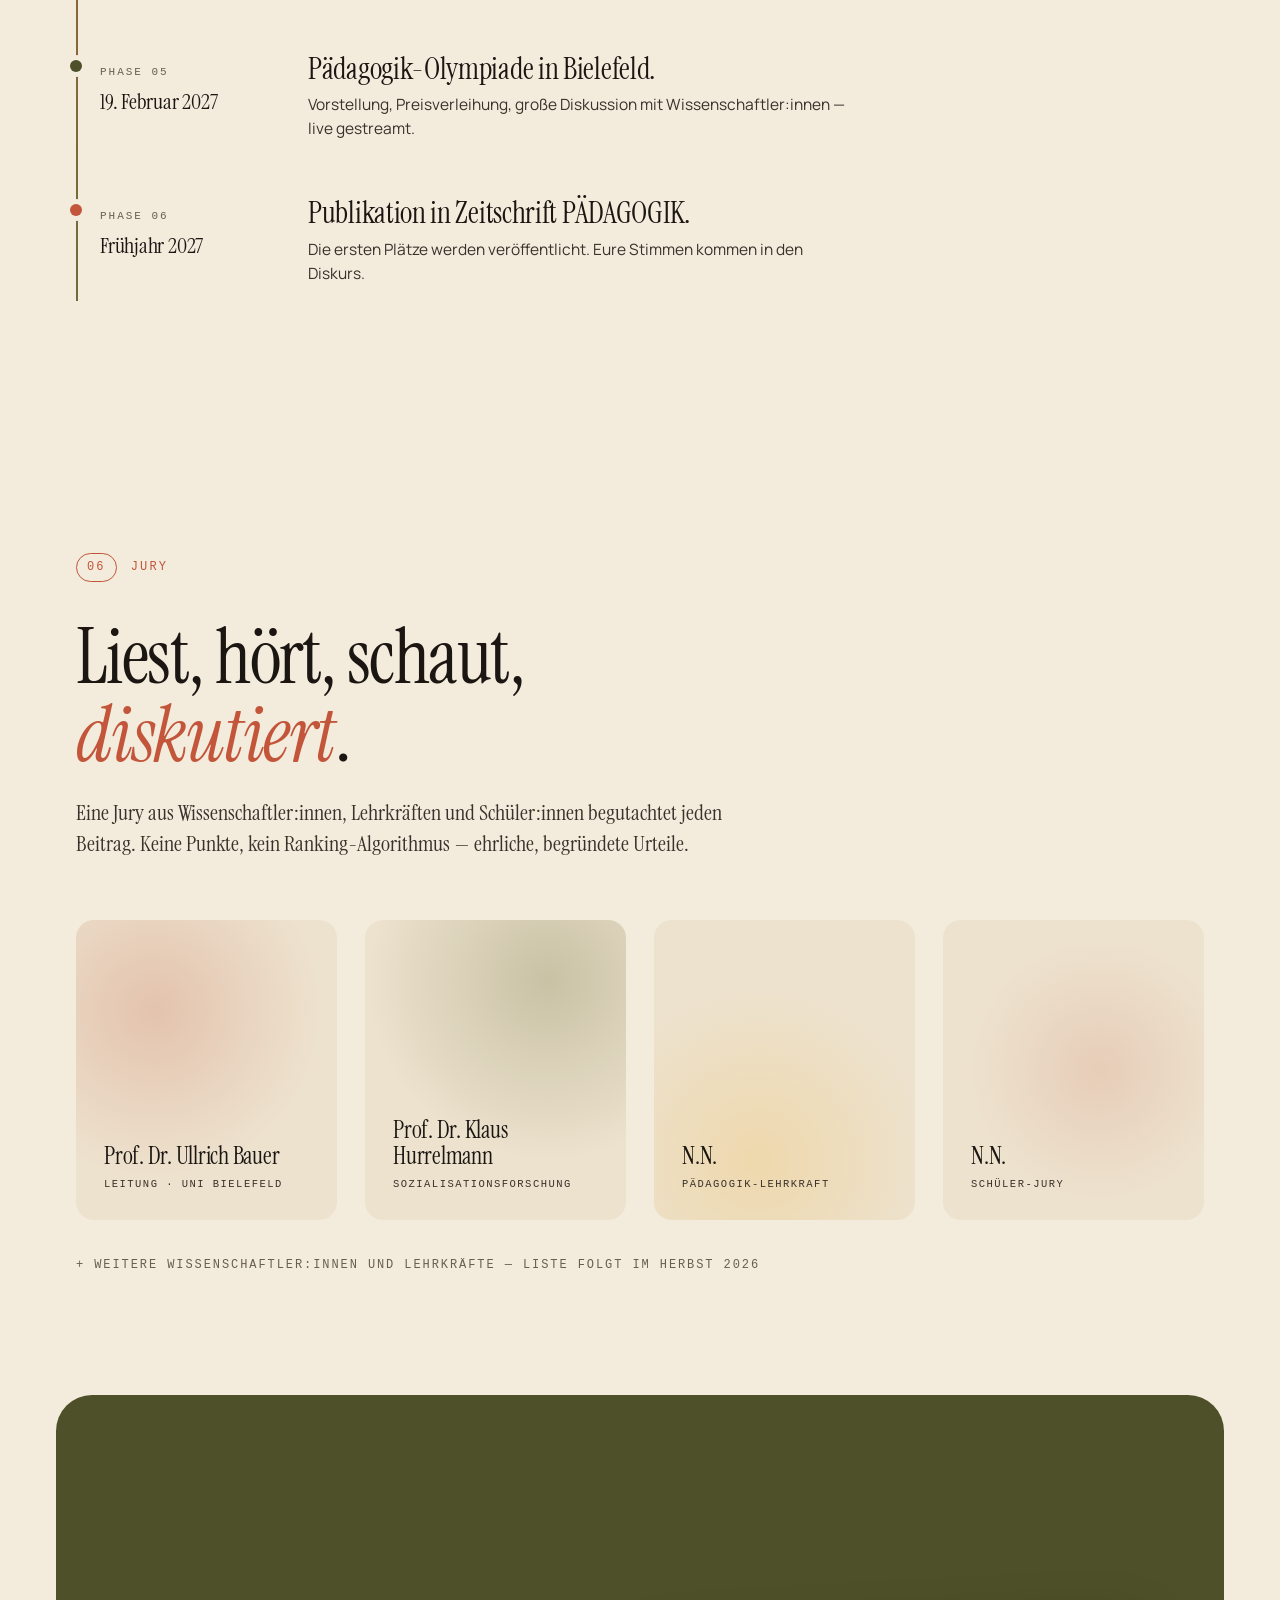
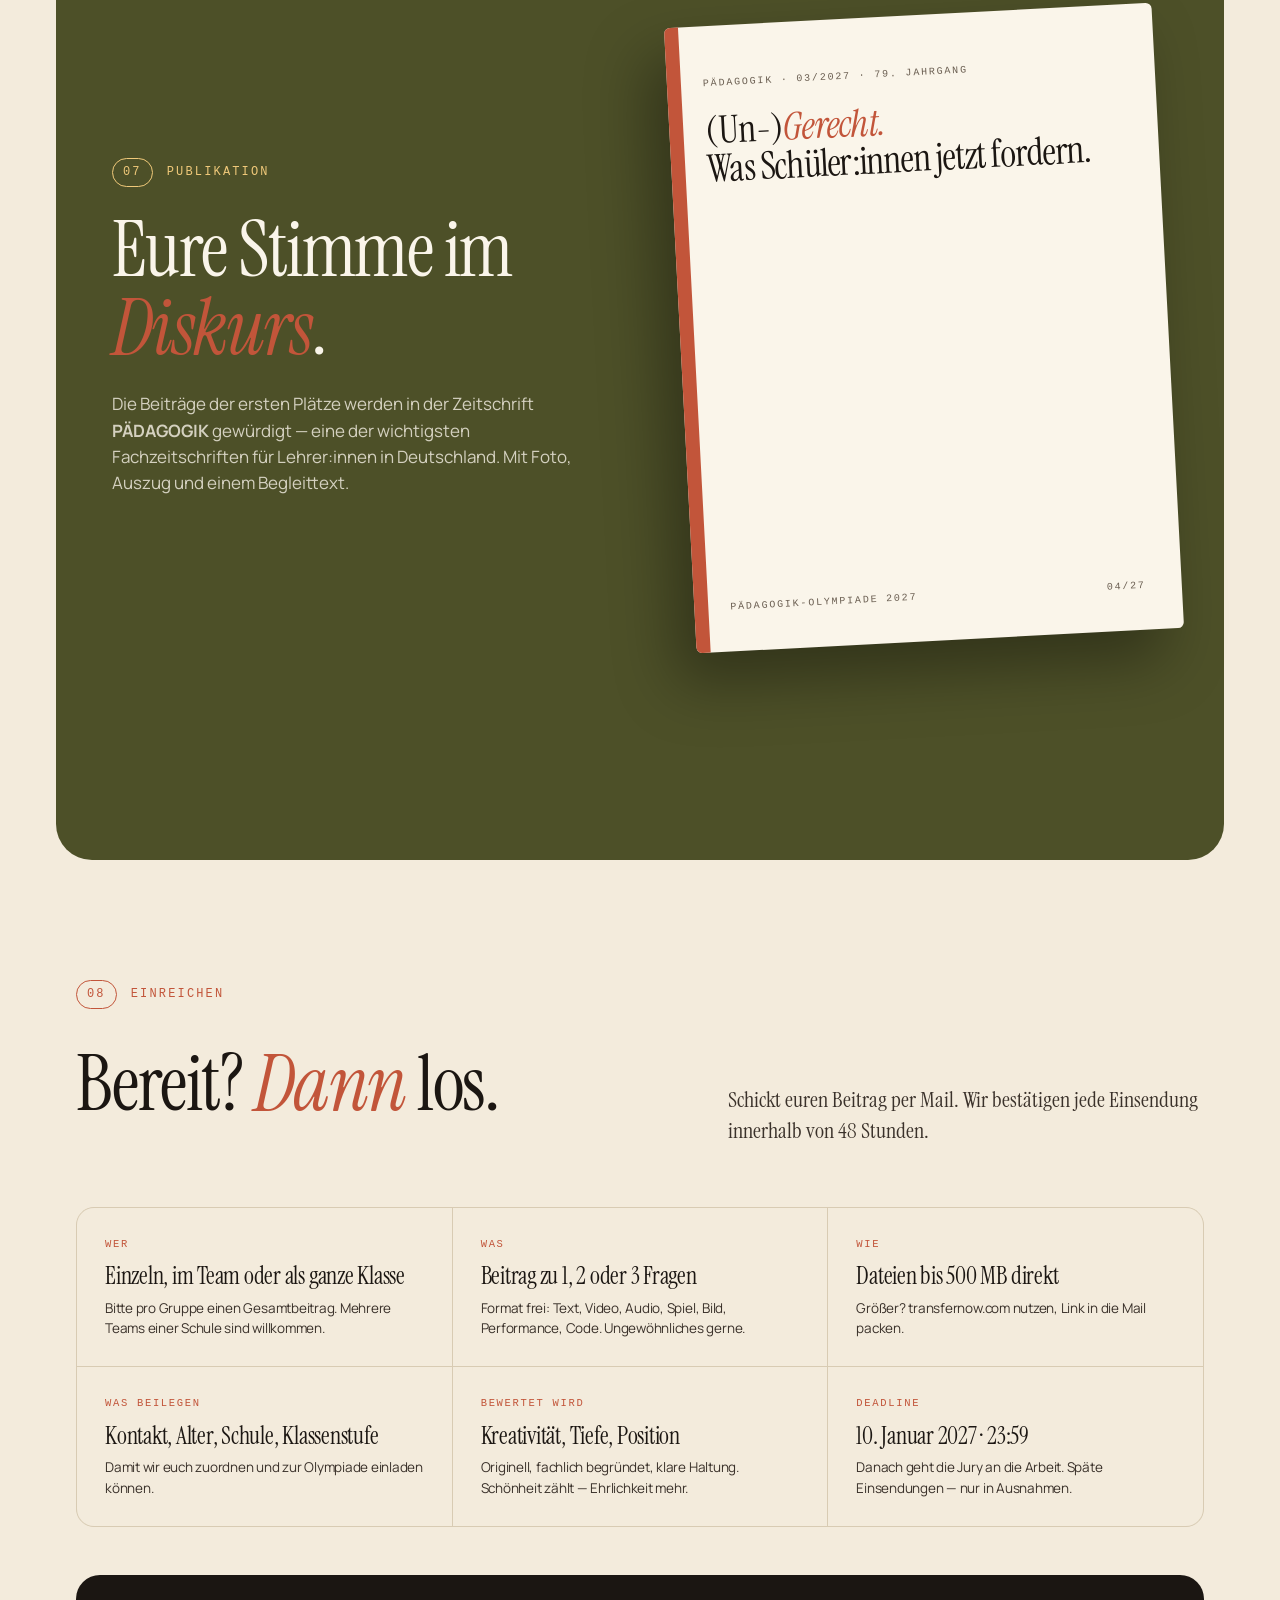
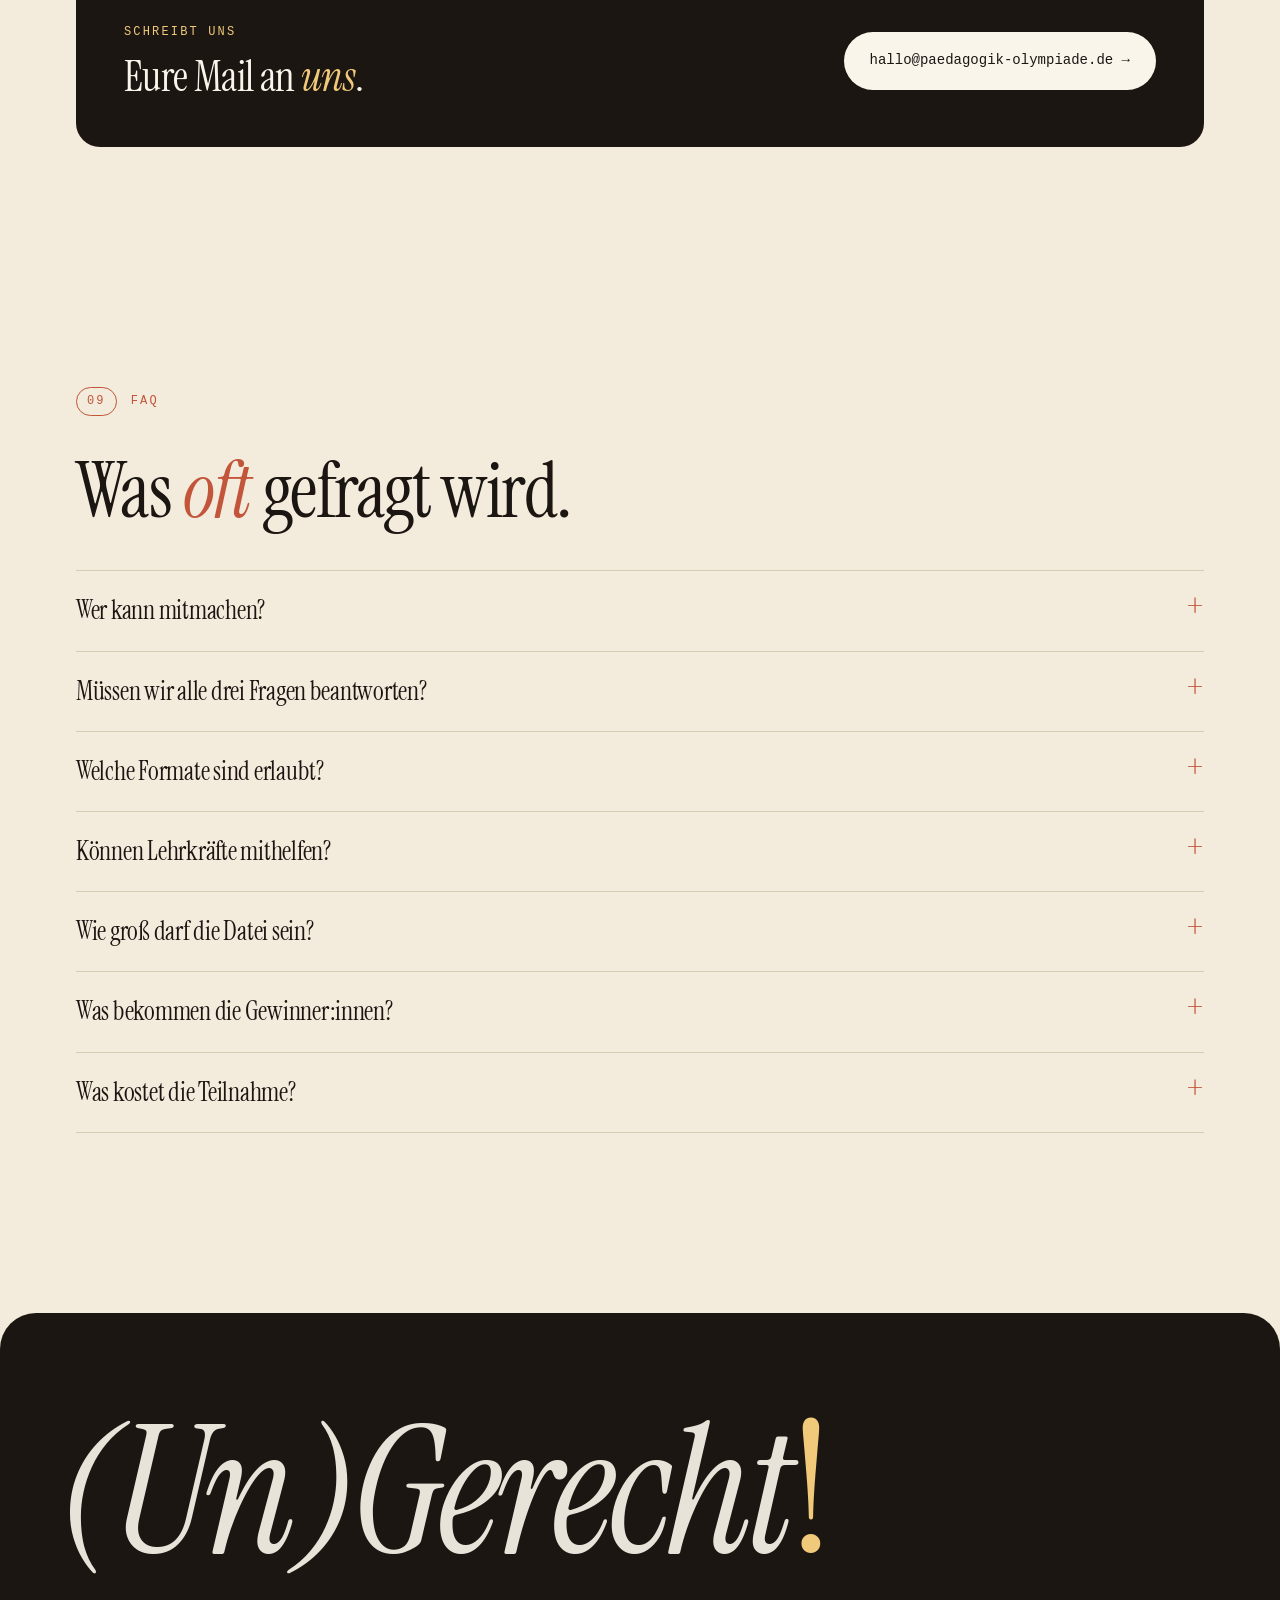
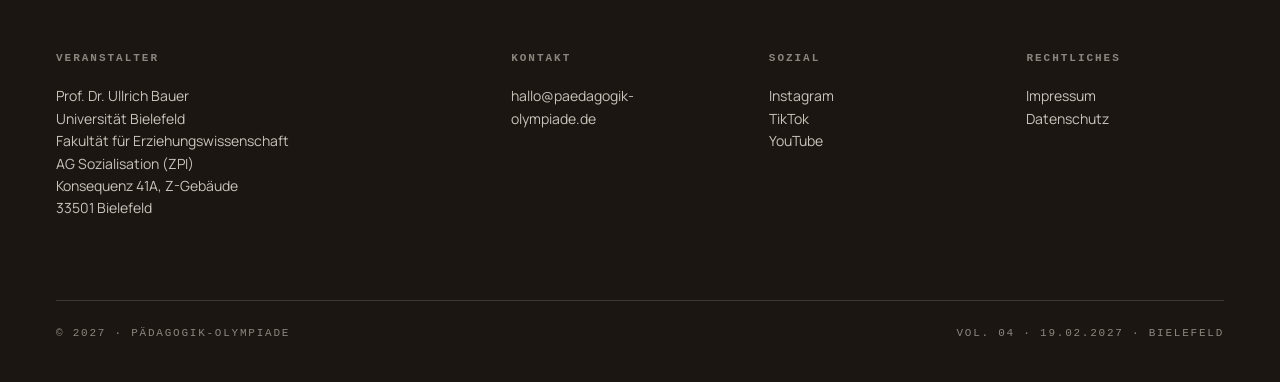
<file: p-dagogik-olympiade-reloaded/project/variants/a-fluid.html>
<!doctype html>
<html lang="de">
<head>
<meta charset="utf-8">
<title>Pädagogik-Olympiade 2027 — Fluid Editorial</title>
<meta name="viewport" content="width=device-width, initial-scale=1">
<link rel="preconnect" href="https://fonts.googleapis.com">
<link rel="preconnect" href="https://fonts.gstatic.com" crossorigin>
<link href="https://fonts.googleapis.com/css2?family=Instrument+Serif:ital@0;1&family=Manrope:wght@300;400;500;600;700&display=swap" rel="stylesheet">
<style>
  :root{
    --sand:#f3ebdc;
    --sand-2:#ede2ce;
    --cream:#faf5ea;
    --ink:#1b1612;
    --ink-2:#3a312a;
    --muted:#6a5e51;
    --terra:#c2553a;
    --terra-deep:#9c3f29;
    --olive:#6b6e3a;
    --olive-deep:#4d5028;
    --rule:#d8cbb3;
    --ease:cubic-bezier(.2,.7,.2,1);
  }
  *{box-sizing:border-box;margin:0;padding:0}
  html,body{background:var(--sand);color:var(--ink);font-family:'Manrope',sans-serif;font-size:17px;line-height:1.55;overflow-x:hidden}
  body{font-feature-settings:"ss01","cv11"}
  .serif{font-family:'Instrument Serif',serif;font-weight:400;letter-spacing:-.01em}
  .mono{font-family:'JetBrains Mono','Geist Mono',ui-monospace,monospace;font-size:12px;text-transform:uppercase;letter-spacing:.16em}
  a{color:inherit}
  .wrap{max-width:1240px;margin:0 auto;padding:0 56px;position:relative}
  .hairline{height:1px;background:var(--rule);width:100%}

  /* ── NAV ───────────────────────────────────── */
  nav.top{position:sticky;top:0;z-index:20;backdrop-filter:saturate(1.1) blur(10px);-webkit-backdrop-filter:saturate(1.1) blur(10px);background:rgba(243,235,220,.78);border-bottom:1px solid var(--rule)}
  nav.top .row{display:flex;align-items:center;justify-content:space-between;padding:14px 56px;max-width:1240px;margin:0 auto}
  nav.top .logo{display:flex;align-items:center;gap:10px;font-family:'Instrument Serif',serif;font-size:22px;letter-spacing:-.01em}
  nav.top .logo .dot{width:10px;height:10px;border-radius:50%;background:var(--terra);box-shadow:0 0 0 3px rgba(194,85,58,.18)}
  nav.top .links{display:flex;gap:28px;font-size:13px;color:var(--ink-2)}
  nav.top .links a{text-decoration:none;opacity:.78;transition:opacity .2s}
  nav.top .links a:hover{opacity:1}
  nav.top .cta{font-size:13px;padding:8px 14px;border:1px solid var(--ink);border-radius:999px;text-decoration:none;background:var(--ink);color:var(--cream);transition:transform .25s var(--ease)}
  nav.top .cta:hover{transform:translateY(-1px)}

  /* ── HERO ──────────────────────────────────── */
  .hero{position:relative;padding:80px 0 120px;overflow:hidden}
  .hero .eyebrow{display:flex;align-items:center;gap:14px;color:var(--ink-2);margin-bottom:40px}
  .hero .eyebrow .pill{padding:5px 12px;border:1px solid var(--ink);border-radius:999px;font-family:'JetBrains Mono',monospace;font-size:11px;letter-spacing:.18em;text-transform:uppercase}
  .hero h1{font-family:'Instrument Serif',serif;font-weight:400;font-size:clamp(72px,11vw,168px);line-height:.92;letter-spacing:-.025em;margin-bottom:32px;position:relative;z-index:2}
  .hero h1 .un{color:var(--terra);font-style:italic;position:relative;display:inline-block}
  .hero h1 .un::before{content:"(";color:var(--terra);font-style:normal;margin-right:.04em}
  .hero h1 .un::after{content:")";color:var(--terra);font-style:normal;margin-left:.02em}
  .hero h1 .strike{position:relative;display:inline-block}
  .hero h1 .strike::after{content:"";position:absolute;left:-2%;right:-2%;top:54%;height:8px;background:var(--olive);transform:skewY(-2deg);opacity:.85}
  .hero .lead{display:grid;grid-template-columns:1.05fr 1fr;gap:80px;align-items:end;margin-top:24px;position:relative;z-index:2}
  .hero .lead p{font-family:'Instrument Serif',serif;font-size:clamp(20px,1.9vw,28px);line-height:1.35;color:var(--ink-2);max-width:520px}
  .hero .lead .meta{font-family:'JetBrains Mono',monospace;font-size:12px;text-transform:uppercase;letter-spacing:.18em;color:var(--ink-2);display:grid;gap:14px;align-self:end}
  .hero .lead .meta b{font-family:'Instrument Serif',serif;font-size:34px;letter-spacing:-.01em;text-transform:none;color:var(--ink);font-weight:400;display:block;margin-top:2px}
  .hero .blob{position:absolute;border-radius:50%;filter:blur(40px);opacity:.55;mix-blend-mode:multiply;pointer-events:none;z-index:1}
  .hero .b1{width:520px;height:520px;background:radial-gradient(circle at 30% 30%,#e88c6a,#c2553a);top:-120px;right:-100px;animation:drift1 22s ease-in-out infinite alternate}
  .hero .b2{width:380px;height:380px;background:radial-gradient(circle at 50% 50%,#aab075,#6b6e3a);top:180px;left:-80px;animation:drift2 26s ease-in-out infinite alternate}
  .hero .b3{width:280px;height:280px;background:radial-gradient(circle at 40% 60%,#f0c97a,#c79443);bottom:-120px;right:30%;animation:drift3 30s ease-in-out infinite alternate}
  @keyframes drift1{0%{transform:translate(0,0) scale(1)}100%{transform:translate(-60px,80px) scale(1.1)}}
  @keyframes drift2{0%{transform:translate(0,0) scale(1)}100%{transform:translate(70px,-40px) scale(.95)}}
  @keyframes drift3{0%{transform:translate(0,0)}100%{transform:translate(-80px,-30px) scale(1.05)}}

  .hero .marquee{margin-top:120px;border-top:1px solid var(--rule);border-bottom:1px solid var(--rule);padding:18px 0;display:flex;overflow:hidden;white-space:nowrap;gap:48px;font-family:'Instrument Serif',serif;font-size:28px;color:var(--ink-2)}
  .hero .marquee .track{display:flex;gap:48px;animation:march 38s linear infinite}
  .hero .marquee .track span{display:inline-flex;align-items:center;gap:48px}
  .hero .marquee .track i{font-style:italic;color:var(--terra)}
  .hero .marquee .dot{width:6px;height:6px;border-radius:50%;background:var(--ink);display:inline-block;flex:0 0 6px}
  @keyframes march{from{transform:translateX(0)}to{transform:translateX(-50%)}}

  /* ── SECTION SCAFFOLD ─────────────────────── */
  section.s{padding:120px 0;position:relative}
  section.s .label{display:flex;align-items:center;gap:14px;margin-bottom:36px;font-family:'JetBrains Mono',monospace;font-size:12px;text-transform:uppercase;letter-spacing:.18em;color:var(--terra)}
  section.s .label .num{padding:4px 10px;border:1px solid var(--terra);border-radius:999px}
  section.s h2{font-family:'Instrument Serif',serif;font-size:clamp(48px,6vw,84px);line-height:1.02;letter-spacing:-.02em;font-weight:400;margin-bottom:24px;max-width:18ch}
  section.s h2 em{font-style:italic;color:var(--terra)}
  section.s .deck{font-family:'Instrument Serif',serif;font-size:22px;line-height:1.4;color:var(--ink-2);max-width:680px;margin-bottom:60px}

  /* margin notes for fachliche Tiefe */
  .marginnote{position:absolute;right:32px;top:0;width:200px;font-family:'JetBrains Mono',monospace;font-size:11px;line-height:1.55;color:var(--muted);text-transform:uppercase;letter-spacing:.08em;border-left:1px solid var(--rule);padding-left:14px}
  .marginnote em{font-family:'Instrument Serif',serif;text-transform:none;letter-spacing:0;font-size:15px;color:var(--ink-2);font-style:italic;display:block;margin-bottom:6px;line-height:1.3}

  /* ── NEU 2027 ─────────────────────────────── */
  .neu .grid{display:grid;grid-template-columns:repeat(3,1fr);gap:32px}
  .neu .card{background:var(--cream);border:1px solid var(--rule);border-radius:24px;padding:36px 32px 40px;position:relative;overflow:hidden;transition:transform .4s var(--ease)}
  .neu .card:hover{transform:translateY(-4px)}
  .neu .card .n{font-family:'Instrument Serif',serif;font-size:84px;line-height:1;color:var(--terra);opacity:.18;position:absolute;right:20px;top:8px}
  .neu .card h3{font-family:'Instrument Serif',serif;font-size:32px;line-height:1.1;font-weight:400;margin-bottom:14px;letter-spacing:-.01em}
  .neu .card p{color:var(--ink-2);font-size:15.5px}
  .neu .card .tag{display:inline-block;margin-top:20px;font-family:'JetBrains Mono',monospace;font-size:10.5px;text-transform:uppercase;letter-spacing:.14em;color:var(--olive-deep);background:rgba(107,110,58,.1);padding:5px 9px;border-radius:6px}

  /* ── THEMA ────────────────────────────────── */
  .thema{background:var(--ink);color:var(--cream);border-radius:36px;margin:0 56px;overflow:hidden}
  .thema .inner{max-width:1240px;margin:0 auto;padding:120px 56px;position:relative}
  .thema .label{color:#f0c97a}
  .thema .label .num{border-color:#f0c97a}
  .thema h2{color:var(--cream)}
  .thema h2 em{color:#f0c97a}
  .thema .deck{color:rgba(250,245,234,.7)}
  .thema .pair{display:grid;grid-template-columns:1fr 1fr;gap:80px;margin-top:80px;align-items:start}
  .thema .pair h4{font-family:'JetBrains Mono',monospace;font-size:11px;text-transform:uppercase;letter-spacing:.18em;color:#f0c97a;margin-bottom:18px}
  .thema .pair .big{font-family:'Instrument Serif',serif;font-size:48px;line-height:1.05;letter-spacing:-.015em;margin-bottom:24px;color:var(--cream)}
  .thema .pair .big em{font-style:italic;color:#f0c97a}
  .thema .pair p{color:rgba(250,245,234,.75);font-size:16px;max-width:480px}
  .thema .quote{margin-top:100px;padding-top:60px;border-top:1px solid rgba(250,245,234,.15);font-family:'Instrument Serif',serif;font-style:italic;font-size:clamp(28px,3.2vw,48px);line-height:1.25;letter-spacing:-.01em;max-width:920px}
  .thema .quote .who{display:block;margin-top:24px;font-family:'JetBrains Mono',monospace;font-style:normal;font-size:11px;text-transform:uppercase;letter-spacing:.18em;color:rgba(250,245,234,.5)}

  /* ── DREI FRAGEN ──────────────────────────── */
  .fragen{padding-top:140px}
  .fragen .stack{display:grid;gap:0;margin-top:60px}
  .fragen .q{display:grid;grid-template-columns:120px 1fr 220px;align-items:start;gap:48px;padding:48px 0;border-top:1px solid var(--rule);transition:padding .3s var(--ease)}
  .fragen .q:last-child{border-bottom:1px solid var(--rule)}
  .fragen .q:hover{padding-left:24px;background:linear-gradient(90deg,rgba(194,85,58,.06),transparent 40%)}
  .fragen .q .num{font-family:'Instrument Serif',serif;font-size:96px;line-height:.9;color:var(--terra);font-style:italic}
  .fragen .q .body h3{font-family:'Instrument Serif',serif;font-size:clamp(34px,3.8vw,54px);line-height:1.05;letter-spacing:-.015em;font-weight:400;margin-bottom:14px}
  .fragen .q .body p{color:var(--ink-2);max-width:560px;font-size:16px}
  .fragen .q .hint{font-family:'JetBrains Mono',monospace;font-size:11px;text-transform:uppercase;letter-spacing:.14em;color:var(--muted);padding-top:18px;line-height:1.6}
  .fragen .q .hint b{display:block;color:var(--olive-deep);font-family:'Instrument Serif',serif;font-size:18px;text-transform:none;letter-spacing:0;margin-bottom:6px;font-weight:400}

  /* ── WER ──────────────────────────────────── */
  .wer{background:var(--cream);border-top:1px solid var(--rule);border-bottom:1px solid var(--rule)}
  .wer .split{display:grid;grid-template-columns:1fr 1fr;gap:60px;margin-top:40px}
  .wer .stufe{background:var(--sand);border-radius:24px;padding:48px;position:relative;overflow:hidden}
  .wer .stufe::before{content:"";position:absolute;width:260px;height:260px;border-radius:50%;right:-80px;top:-80px;background:radial-gradient(circle,rgba(194,85,58,.25),transparent 70%)}
  .wer .stufe:nth-child(2)::before{background:radial-gradient(circle,rgba(107,110,58,.25),transparent 70%)}
  .wer .stufe .age{font-family:'Instrument Serif',serif;font-size:clamp(72px,8vw,120px);line-height:1;letter-spacing:-.025em;margin-bottom:18px}
  .wer .stufe .age em{font-style:italic;color:var(--terra)}
  .wer .stufe:nth-child(2) .age em{color:var(--olive-deep)}
  .wer .stufe h4{font-family:'JetBrains Mono',monospace;font-size:11px;text-transform:uppercase;letter-spacing:.18em;color:var(--muted);margin-bottom:14px}
  .wer .stufe p{color:var(--ink-2);font-size:16px;max-width:380px;position:relative;z-index:2}
  .wer .stufe .plaetze{margin-top:32px;font-family:'JetBrains Mono',monospace;font-size:13px;color:var(--ink);display:flex;align-items:baseline;gap:10px;position:relative;z-index:2}
  .wer .stufe .plaetze b{font-family:'Instrument Serif',serif;font-size:36px;font-weight:400}

  /* ── ABLAUF ───────────────────────────────── */
  .ablauf .timeline{position:relative;margin-top:60px;padding-left:24px}
  .ablauf .timeline::before{content:"";position:absolute;left:0;top:12px;bottom:12px;width:2px;background:linear-gradient(to bottom,var(--terra),var(--olive))}
  .ablauf .step{display:grid;grid-template-columns:160px 1fr;gap:48px;padding:28px 0;align-items:start;position:relative}
  .ablauf .step::before{content:"";position:absolute;left:-30px;top:36px;width:12px;height:12px;border-radius:50%;background:var(--terra);box-shadow:0 0 0 5px var(--sand)}
  .ablauf .step:nth-child(odd)::before{background:var(--olive-deep)}
  .ablauf .step .when{font-family:'JetBrains Mono',monospace;font-size:11px;text-transform:uppercase;letter-spacing:.18em;color:var(--muted);padding-top:12px}
  .ablauf .step .when b{font-family:'Instrument Serif',serif;display:block;color:var(--ink);font-size:22px;letter-spacing:-.01em;text-transform:none;margin-top:4px;font-weight:400}
  .ablauf .step h4{font-family:'Instrument Serif',serif;font-size:30px;line-height:1.15;font-weight:400;letter-spacing:-.01em;margin-bottom:6px}
  .ablauf .step p{color:var(--ink-2);font-size:15.5px;max-width:540px}

  /* ── JURY ─────────────────────────────────── */
  .jury .heads{display:grid;grid-template-columns:repeat(4,1fr);gap:28px;margin-top:60px}
  .jury .head{background:var(--sand-2);border-radius:18px;padding:28px;position:relative;overflow:hidden;aspect-ratio:1/1.15;display:flex;flex-direction:column;justify-content:flex-end}
  .jury .head::before{content:"";position:absolute;inset:0;background:radial-gradient(circle at 30% 30%,rgba(194,85,58,.22),transparent 60%)}
  .jury .head:nth-child(2)::before{background:radial-gradient(circle at 70% 20%,rgba(107,110,58,.28),transparent 60%)}
  .jury .head:nth-child(3)::before{background:radial-gradient(circle at 40% 80%,rgba(240,201,122,.4),transparent 60%)}
  .jury .head:nth-child(4)::before{background:radial-gradient(circle at 60% 50%,rgba(194,85,58,.15),transparent 60%)}
  .jury .head .name{font-family:'Instrument Serif',serif;font-size:24px;line-height:1.1;letter-spacing:-.01em;position:relative;z-index:2}
  .jury .head .role{font-family:'JetBrains Mono',monospace;font-size:10.5px;text-transform:uppercase;letter-spacing:.14em;color:var(--ink-2);margin-top:6px;position:relative;z-index:2}
  .jury .more{margin-top:36px;font-family:'JetBrains Mono',monospace;font-size:12px;text-transform:uppercase;letter-spacing:.16em;color:var(--muted)}

  /* ── PUBLIKATION ──────────────────────────── */
  .pub{background:var(--olive-deep);color:var(--cream);border-radius:36px;margin:0 56px}
  .pub .inner{max-width:1240px;margin:0 auto;padding:100px 56px;display:grid;grid-template-columns:1fr 1fr;gap:80px;align-items:center}
  .pub h2{color:var(--cream);font-family:'Instrument Serif',serif;font-size:64px;line-height:1.02;letter-spacing:-.02em;font-weight:400;margin-bottom:20px}
  .pub h2 em{font-style:italic;color:#f0c97a}
  .pub p{color:rgba(250,245,234,.78);font-size:17px;max-width:480px}
  .pub .booklet{position:relative;aspect-ratio:.78;background:var(--cream);border-radius:6px;box-shadow:-20px 30px 60px rgba(0,0,0,.35);transform:rotate(-3deg);padding:50px 36px;color:var(--ink)}
  .pub .booklet::before{content:"";position:absolute;left:0;top:0;bottom:0;width:14px;background:var(--terra);border-radius:6px 0 0 6px}
  .pub .booklet .meta{font-family:'JetBrains Mono',monospace;font-size:10px;letter-spacing:.18em;text-transform:uppercase;color:var(--muted)}
  .pub .booklet .title{font-family:'Instrument Serif',serif;font-size:38px;line-height:1.02;letter-spacing:-.02em;margin-top:20px}
  .pub .booklet .title em{font-style:italic;color:var(--terra)}
  .pub .booklet .by{position:absolute;bottom:36px;left:36px;right:36px;font-family:'JetBrains Mono',monospace;font-size:10px;letter-spacing:.18em;text-transform:uppercase;color:var(--muted);display:flex;justify-content:space-between}

  /* ── EINREICHEN ───────────────────────────── */
  .einreichen{padding:140px 0 100px;position:relative;overflow:hidden}
  .einreichen .head{display:grid;grid-template-columns:1.2fr 1fr;gap:80px;align-items:end;margin-bottom:60px}
  .einreichen .reqs{margin-top:40px;display:grid;grid-template-columns:repeat(3,1fr);gap:1px;background:var(--rule);border:1px solid var(--rule);border-radius:18px;overflow:hidden}
  .einreichen .req{background:var(--sand);padding:28px}
  .einreichen .req .k{font-family:'JetBrains Mono',monospace;font-size:10.5px;text-transform:uppercase;letter-spacing:.16em;color:var(--terra);margin-bottom:10px}
  .einreichen .req .v{font-family:'Instrument Serif',serif;font-size:24px;line-height:1.15;letter-spacing:-.01em}
  .einreichen .req .v small{display:block;font-family:'Manrope',sans-serif;font-size:13.5px;color:var(--ink-2);margin-top:8px;line-height:1.5}
  .einreichen .mailcard{margin-top:48px;background:var(--ink);color:var(--cream);border-radius:24px;padding:48px;display:grid;grid-template-columns:1fr auto;align-items:center;gap:40px}
  .einreichen .mailcard .label{color:#f0c97a;margin-bottom:14px}
  .einreichen .mailcard h3{font-family:'Instrument Serif',serif;font-size:42px;line-height:1.05;font-weight:400;letter-spacing:-.015em}
  .einreichen .mailcard h3 em{font-style:italic;color:#f0c97a}
  .einreichen .mailcard a{font-family:'JetBrains Mono',monospace;font-size:14px;text-decoration:none;background:var(--cream);color:var(--ink);padding:18px 26px;border-radius:999px;display:inline-flex;align-items:center;gap:10px;transition:transform .25s var(--ease)}
  .einreichen .mailcard a:hover{transform:translateY(-2px)}

  /* ── FAQ ──────────────────────────────────── */
  .faq{padding-top:120px}
  .faq details{border-top:1px solid var(--rule);padding:24px 0;cursor:pointer}
  .faq details:last-of-type{border-bottom:1px solid var(--rule)}
  .faq summary{font-family:'Instrument Serif',serif;font-size:26px;line-height:1.2;font-weight:400;letter-spacing:-.01em;list-style:none;display:flex;align-items:start;justify-content:space-between;gap:24px}
  .faq summary::-webkit-details-marker{display:none}
  .faq summary::after{content:"+";font-family:'Instrument Serif',serif;font-size:34px;line-height:.7;color:var(--terra);transition:transform .3s var(--ease)}
  .faq details[open] summary::after{content:"−"}
  .faq details p{margin-top:16px;color:var(--ink-2);font-size:15.5px;max-width:780px}

  /* ── FOOTER ───────────────────────────────── */
  footer{background:var(--ink);color:var(--cream);padding:100px 56px 40px;border-radius:36px 36px 0 0;margin-top:60px}
  footer .inner{max-width:1240px;margin:0 auto}
  footer .word{font-family:'Instrument Serif',serif;font-size:clamp(80px,14vw,220px);line-height:.88;letter-spacing:-.03em;color:rgba(250,245,234,.92);font-style:italic}
  footer .word::after{content:"!";color:#f0c97a;font-style:normal}
  footer .meta{margin-top:80px;display:grid;grid-template-columns:2fr 1fr 1fr 1fr;gap:60px}
  footer .meta h5{font-family:'JetBrains Mono',monospace;font-size:11px;text-transform:uppercase;letter-spacing:.18em;color:rgba(250,245,234,.5);margin-bottom:18px}
  footer .meta p,footer .meta a{color:rgba(250,245,234,.78);font-size:14px;line-height:1.6;text-decoration:none;display:block}
  footer .meta a:hover{color:#f0c97a}
  footer .bottom{margin-top:80px;padding-top:24px;border-top:1px solid rgba(250,245,234,.15);display:flex;justify-content:space-between;font-family:'JetBrains Mono',monospace;font-size:11px;letter-spacing:.16em;text-transform:uppercase;color:rgba(250,245,234,.5)}

  /* ── REVEAL ───────────────────────────────── */
  [data-reveal]{opacity:0;transform:translateY(28px);transition:opacity .9s var(--ease),transform .9s var(--ease)}
  [data-reveal].in{opacity:1;transform:none}

  /* density */
  body.compact section.s{padding:80px 0}
  body.compact .hero{padding:60px 0 90px}
  body.compact .pub .inner,body.compact .thema .inner{padding:80px 56px}

  /* motion off */
  body.still .b1,body.still .b2,body.still .b3,body.still .marquee .track{animation:none!important}
  body.still [data-reveal]{opacity:1;transform:none;transition:none}
</style>
</head>
<body>

<nav class="top">
  <div class="row">
    <div class="logo"><span class="dot"></span><span>Pädagogik-Olympiade</span></div>
    <div class="links">
      <a href="#thema">Thema</a>
      <a href="#fragen">Drei Fragen</a>
      <a href="#ablauf">Ablauf</a>
      <a href="#jury">Jury</a>
      <a href="#faq">FAQ</a>
    </div>
    <a class="cta" href="#einreichen">Einreichen →</a>
  </div>
</nav>

<!-- HERO -->
<header class="hero">
  <div class="b1 blob"></div>
  <div class="b2 blob"></div>
  <div class="b3 blob"></div>
  <div class="wrap">
    <div class="eyebrow">
      <span class="pill">Vol. 04 · 2027</span>
      <span class="mono">Universität Bielefeld · 19. Februar 2027</span>
    </div>
    <h1 data-reveal>
      <span class="un">Un</span>gerecht.<br>
      <span class="strike">Schon immer</span> <em>so</em>?
    </h1>
    <div class="lead">
      <p data-reveal>Die Pädagogik-Olympiade lädt junge Menschen ein, das vielleicht älteste Versprechen der Schule zu prüfen: <em>die gleiche Chance für alle</em>. Wir reden 2027 über das, was niemand wirklich erklärt — und alle erleben.</p>
      <div class="meta" data-reveal>
        <div>Termin <b>19.02.2027</b></div>
        <div>Ort <b>Uni Bielefeld</b></div>
        <div>Einsendeschluss <b>10. Jan. 2027</b></div>
      </div>
    </div>
  </div>
  <div class="marquee" aria-hidden="true">
    <div class="track">
      <span>Chancen <i>—</i> Klasse <i>—</i> Herkunft <i>—</i> Sprache <i>—</i> Körper <i>—</i> Geld <i>—</i> Gender <i>—</i> Kultur <i>—</i> Macht <i>—</i> Schule <i>—</i> Familie <i>—</i> Stadt <i>—</i> Land <i>—</i> Zukunft</span>
      <span>Chancen <i>—</i> Klasse <i>—</i> Herkunft <i>—</i> Sprache <i>—</i> Körper <i>—</i> Geld <i>—</i> Gender <i>—</i> Kultur <i>—</i> Macht <i>—</i> Schule <i>—</i> Familie <i>—</i> Stadt <i>—</i> Land <i>—</i> Zukunft</span>
    </div>
  </div>
</header>

<!-- NEU 2027 -->
<section class="s neu" id="neu">
  <div class="wrap">
    <div class="label" data-reveal><span class="num">01</span><span>Neu in 2027</span></div>
    <h2 data-reveal>Drei <em>Dinge</em>, die diesmal anders sind.</h2>
    <p class="deck" data-reveal>Die Olympiade wächst — bleibt aber, wie sie ist: ein offener Raum, in dem deine Perspektive ernst genommen wird. Was 2027 dazukommt:</p>
    <div class="grid">
      <article class="card" data-reveal>
        <div class="n">01</div>
        <h3>Zwei Altersbahnen</h3>
        <p>Wir laden gezielt Schüler:innen von <b>9–11</b> und <b>12–13 Jahren</b> ein. Eigene Aufgaben, eigene Bühne, gleicher Wettbewerb am selben Tag.</p>
        <span class="tag">Mehr Bandbreite</span>
      </article>
      <article class="card" data-reveal>
        <div class="n">02</div>
        <h3>Drei Fragen statt einer</h3>
        <p>Statt eines offenen Themas bekommt ihr <b>drei konkrete Fragen</b>. Ihr wählt eine, zwei oder alle drei — und antwortet in eurem Format.</p>
        <span class="tag">Fokussierter</span>
      </article>
      <article class="card" data-reveal>
        <div class="n">03</div>
        <h3>Live im Stream</h3>
        <p>Die große Diskussion am 19. Februar wird gestreamt und aufgezeichnet. Schulen können live mit dabei sein. <em>Details folgen.</em></p>
        <span class="tag">Mehr Reichweite</span>
      </article>
    </div>
  </div>
</section>

<!-- THEMA -->
<section class="s thema" id="thema">
  <div class="inner">
    <div class="label" data-reveal><span class="num">02</span><span>Das Thema</span></div>
    <h2 data-reveal>Was heißt schon <em>gerecht</em>?</h2>
    <p class="deck" data-reveal>(Un-)Gleichheit ist nicht (Un-)Gerechtigkeit. Wer das eine mit dem anderen verwechselt, redet aneinander vorbei — und genau das passiert in fast jeder Diskussion über Schule.</p>

    <div class="pair">
      <div data-reveal>
        <h4>Gleichheit</h4>
        <div class="big">Alle bekommen <em>dasselbe</em>.</div>
        <p>Eine Mathestunde für jede Klasse. Ein Curriculum. Ein Test. Klingt fair — ist es nicht automatisch.</p>
      </div>
      <div data-reveal>
        <h4>Gerechtigkeit</h4>
        <div class="big">Alle bekommen, was sie <em>brauchen</em>.</div>
        <p>Die einen brauchen Förderung, die anderen Forderung. Manche brauchen Ruhe, manche eine Hand. Gerechtigkeit heißt: hinschauen.</p>
      </div>
    </div>

    <blockquote class="quote" data-reveal>
      „Bildung ist das, was uns trennt — und das, was uns verbinden könnte.&#8220;
      <span class="who">— Sinngemäß, Pierre Bourdieu · siehe auch Hurrelmann · Bauer</span>
    </blockquote>
  </div>
</section>

<!-- DREI FRAGEN -->
<section class="s fragen" id="fragen">
  <div class="wrap">
    <div class="label" data-reveal><span class="num">03</span><span>Eure Aufgabe</span></div>
    <h2 data-reveal>Drei Fragen. <em>Eine</em> reicht.</h2>
    <p class="deck" data-reveal>Sucht euch eine Frage aus — oder ringt mit allen dreien. Format frei: Video, Podcast, Aufsatz, Gedicht, Spiel, Insta-Reel, Skulptur, Brettspiel, was ihr wollt. Hauptsache, ihr meint es ernst.</p>

    <div class="stack">
      <div class="q" data-reveal>
        <div class="num">01</div>
        <div class="body">
          <h3>Wo erlebst du Ungerechtigkeit — und wer profitiert davon?</h3>
          <p>Nicht das, was du in den Nachrichten siehst. Was du selbst spürst, in deiner Klasse, deiner Stadt, deinem Alltag.</p>
        </div>
        <div class="hint"><b>Tipp</b>Beobachten, dokumentieren, erzählen.</div>
      </div>
      <div class="q" data-reveal>
        <div class="num">02</div>
        <div class="body">
          <h3>Was wäre fair — und wer entscheidet das eigentlich?</h3>
          <p>Wenn du eine Sache an Schule, Familie, Stadt oder Gesellschaft ändern dürftest, weil sie ungerecht ist: welche? Und wer hätte das Recht, das zu entscheiden?</p>
        </div>
        <div class="hint"><b>Tipp</b>Vorschlagen, streiten, begründen.</div>
      </div>
      <div class="q" data-reveal>
        <div class="num">03</div>
        <div class="body">
          <h3>Kann eine Schule überhaupt gerecht sein?</h3>
          <p>Manche sagen: nein, sie reproduziert nur, was draußen schiefläuft. Andere: ja, sie ist der einzige Ort, an dem es klappen könnte. Was sagst du?</p>
        </div>
        <div class="hint"><b>Tipp</b>Streiten, Stellung beziehen.</div>
      </div>
    </div>
    <p style="margin-top:36px;font-family:'JetBrains Mono',monospace;font-size:11.5px;text-transform:uppercase;letter-spacing:.16em;color:var(--muted)">↳ Diese drei Fragen sind Platzhalter und werden mit dem finalen Wortlaut ersetzt.</p>
  </div>
</section>

<!-- WER -->
<section class="s wer" id="wer">
  <div class="wrap">
    <div class="label" data-reveal><span class="num">04</span><span>Wer mitmacht</span></div>
    <h2 data-reveal>Zwei Bahnen. <em>Ein</em> Tag.</h2>
    <div class="split">
      <div class="stufe" data-reveal>
        <h4>Bahn 1 · Jünger</h4>
        <div class="age"><em>9</em>–11</div>
        <p>Schüler:innen aus Klassen 3 bis 6. Einzeln, in Teams oder als ganze Klasse. Wir wählen eine kuratierte Auswahl aus und laden sie nach Bielefeld ein.</p>
        <div class="plaetze"><b>40</b> Plätze vor Ort</div>
      </div>
      <div class="stufe" data-reveal>
        <h4>Bahn 2 · Älter</h4>
        <div class="age"><em>12</em>–13</div>
        <p>Schüler:innen aus Klassen 7 bis 9. Genauso offen — aber wir erwarten eine etwas tiefere Auseinandersetzung mit den Fragen.</p>
        <div class="plaetze"><b>40</b> Plätze vor Ort</div>
      </div>
    </div>
  </div>
</section>

<!-- ABLAUF -->
<section class="s ablauf" id="ablauf">
  <div class="wrap">
    <div class="label" data-reveal><span class="num">05</span><span>Ablauf</span></div>
    <h2 data-reveal>Vom Start bis <em>nach</em> Bielefeld.</h2>
    <div class="timeline" data-reveal>
      <div class="step">
        <div class="when">Phase 01<b>April – Sept. 2026</b></div>
        <div><h4>Wir öffnen die Olympiade.</h4><p>Auftakt-Material, Begleithefte für Lehrkräfte, erste Werkstätten an Schulen.</p></div>
      </div>
      <div class="step">
        <div class="when">Phase 02<b>Okt. – Dez. 2026</b></div>
        <div><h4>Ihr arbeitet an euren Beiträgen.</h4><p>Allein, im Team, im Kurs. Wir sind auf Insta erreichbar, wenn ihr Fragen habt.</p></div>
      </div>
      <div class="step">
        <div class="when">Phase 03<b>10. Januar 2027</b></div>
        <div><h4>Einsendeschluss.</h4><p>Über unser Formular oder per Mail. Alle bekommen eine Bestätigung.</p></div>
      </div>
      <div class="step">
        <div class="when">Phase 04<b>Ende Januar 2027</b></div>
        <div><h4>Die Jury entscheidet.</h4><p>Wissenschaftler:innen, Lehrkräfte, Schüler:innen. Die Eingeladenen bekommen eine offizielle Einladung.</p></div>
      </div>
      <div class="step">
        <div class="when">Phase 05<b>19. Februar 2027</b></div>
        <div><h4>Pädagogik-Olympiade in Bielefeld.</h4><p>Vorstellung, Preisverleihung, große Diskussion mit Wissenschaftler:innen — live gestreamt.</p></div>
      </div>
      <div class="step">
        <div class="when">Phase 06<b>Frühjahr 2027</b></div>
        <div><h4>Publikation in Zeitschrift PÄDAGOGIK.</h4><p>Die ersten Plätze werden veröffentlicht. Eure Stimmen kommen in den Diskurs.</p></div>
      </div>
    </div>
  </div>
</section>

<!-- JURY -->
<section class="s jury" id="jury">
  <div class="wrap">
    <div class="label" data-reveal><span class="num">06</span><span>Jury</span></div>
    <h2 data-reveal>Liest, hört, schaut, <em>diskutiert</em>.</h2>
    <p class="deck" data-reveal>Eine Jury aus Wissenschaftler:innen, Lehrkräften und Schüler:innen begutachtet jeden Beitrag. Keine Punkte, kein Ranking-Algorithmus — ehrliche, begründete Urteile.</p>
    <div class="heads">
      <div class="head" data-reveal><div class="name">Prof. Dr. Ullrich Bauer</div><div class="role">Leitung · Uni Bielefeld</div></div>
      <div class="head" data-reveal><div class="name">Prof. Dr. Klaus Hurrelmann</div><div class="role">Sozialisationsforschung</div></div>
      <div class="head" data-reveal><div class="name">N.N.</div><div class="role">Pädagogik-Lehrkraft</div></div>
      <div class="head" data-reveal><div class="name">N.N.</div><div class="role">Schüler-Jury</div></div>
    </div>
    <div class="more">+ weitere Wissenschaftler:innen und Lehrkräfte — Liste folgt im Herbst 2026</div>
  </div>
</section>

<!-- PUBLIKATION -->
<section class="s pub" id="publikation">
  <div class="inner">
    <div data-reveal>
      <div class="label" style="color:#f0c97a;margin-bottom:24px"><span class="num" style="border-color:#f0c97a">07</span><span>Publikation</span></div>
      <h2>Eure Stimme im <em>Diskurs</em>.</h2>
      <p>Die Beiträge der ersten Plätze werden in der Zeitschrift <b>PÄDAGOGIK</b> gewürdigt — eine der wichtigsten Fachzeitschriften für Lehrer:innen in Deutschland. Mit Foto, Auszug und einem Begleittext.</p>
    </div>
    <div data-reveal>
      <div class="booklet">
        <div class="meta">Pädagogik · 03/2027 · 79. Jahrgang</div>
        <div class="title">(Un-)<em>Gerecht.</em><br>Was Schüler:innen jetzt fordern.</div>
        <div class="by"><span>Pädagogik-Olympiade 2027</span><span>04/27</span></div>
      </div>
    </div>
  </div>
</section>

<!-- EINREICHEN -->
<section class="s einreichen" id="einreichen">
  <div class="wrap">
    <div class="label" data-reveal><span class="num">08</span><span>Einreichen</span></div>
    <div class="head">
      <h2 data-reveal>Bereit? <em>Dann</em> los.</h2>
      <p class="deck" style="margin:0" data-reveal>Schickt euren Beitrag per Mail. Wir bestätigen jede Einsendung innerhalb von 48 Stunden.</p>
    </div>
    <div class="reqs" data-reveal>
      <div class="req"><div class="k">Wer</div><div class="v">Einzeln, im Team oder als ganze Klasse<small>Bitte pro Gruppe einen Gesamtbeitrag. Mehrere Teams einer Schule sind willkommen.</small></div></div>
      <div class="req"><div class="k">Was</div><div class="v">Beitrag zu 1, 2 oder 3 Fragen<small>Format frei: Text, Video, Audio, Spiel, Bild, Performance, Code. Ungewöhnliches gerne.</small></div></div>
      <div class="req"><div class="k">Wie</div><div class="v">Dateien bis 500 MB direkt<small>Größer? transfernow.com nutzen, Link in die Mail packen.</small></div></div>
      <div class="req"><div class="k">Was beilegen</div><div class="v">Kontakt, Alter, Schule, Klassenstufe<small>Damit wir euch zuordnen und zur Olympiade einladen können.</small></div></div>
      <div class="req"><div class="k">Bewertet wird</div><div class="v">Kreativität, Tiefe, Position<small>Originell, fachlich begründet, klare Haltung. Schönheit zählt — Ehrlichkeit mehr.</small></div></div>
      <div class="req"><div class="k">Deadline</div><div class="v">10. Januar 2027 · 23:59<small>Danach geht die Jury an die Arbeit. Späte Einsendungen — nur in Ausnahmen.</small></div></div>
    </div>
    <div class="mailcard" data-reveal>
      <div>
        <div class="label">Schreibt uns</div>
        <h3>Eure Mail an <em>uns</em>.</h3>
      </div>
      <a href="mailto:hallo@paedagogik-olympiade.de?subject=Einreichung%20P%C3%A4dagogik-Olympiade%202027">hallo@paedagogik-olympiade.de →</a>
    </div>
  </div>
</section>

<!-- FAQ -->
<section class="s faq" id="faq">
  <div class="wrap">
    <div class="label" data-reveal><span class="num">09</span><span>FAQ</span></div>
    <h2 data-reveal>Was <em>oft</em> gefragt wird.</h2>
    <div style="margin-top:40px" data-reveal>
      <details><summary>Wer kann mitmachen?</summary><p>Alle Schüler:innen zwischen 9 und 13 Jahren. Einzeln, im Team oder als ganzer Kurs. Keine Beschränkungen hinsichtlich Schulform.</p></details>
      <details><summary>Müssen wir alle drei Fragen beantworten?</summary><p>Nein. Eine Frage reicht — wenn ihr richtig in die Tiefe geht. Mehr ist möglich, aber nicht Pflicht.</p></details>
      <details><summary>Welche Formate sind erlaubt?</summary><p>Alle. Video, Podcast, Essay, Gedicht, Brettspiel, App, Skulptur, Performance, Comic, Insta-Reel … Hauptsache, eure Antwort wird klar.</p></details>
      <details><summary>Können Lehrkräfte mithelfen?</summary><p>Klar. Lehrkräfte dürfen begleiten, beraten, motivieren — sie sollten aber nicht selbst die Antwort sein.</p></details>
      <details><summary>Wie groß darf die Datei sein?</summary><p>Per Mail bis 500 MB. Größer? Bei transfernow.com hochladen und den Link in eure Mail packen.</p></details>
      <details><summary>Was bekommen die Gewinner:innen?</summary><p>Eine Preisverleihung in Bielefeld, handsignierte Bücher, Schulbesuche von Wissenschaftler:innen und eine Veröffentlichung in der Zeitschrift PÄDAGOGIK.</p></details>
      <details><summary>Was kostet die Teilnahme?</summary><p>Nichts. Die Olympiade ist kostenfrei. Bei Bedarf unterstützen wir bei Anreise und Unterkunft.</p></details>
    </div>
  </div>
</section>

<!-- FOOTER -->
<footer>
  <div class="inner">
    <div class="word">(Un)Gerecht</div>
    <div class="meta">
      <div>
        <h5>Veranstalter</h5>
        <p>Prof. Dr. Ullrich Bauer<br>Universität Bielefeld<br>Fakultät für Erziehungswissenschaft<br>AG Sozialisation (ZPI)<br>Konsequenz 41A, Z-Gebäude<br>33501 Bielefeld</p>
      </div>
      <div><h5>Kontakt</h5><a href="mailto:hallo@paedagogik-olympiade.de">hallo@paedagogik-olympiade.de</a></div>
      <div><h5>Sozial</h5><a href="#">Instagram</a><a href="#">TikTok</a><a href="#">YouTube</a></div>
      <div><h5>Rechtliches</h5><a href="#">Impressum</a><a href="#">Datenschutz</a></div>
    </div>
    <div class="bottom"><span>© 2027 · Pädagogik-Olympiade</span><span>Vol. 04 · 19.02.2027 · Bielefeld</span></div>
  </div>
</footer>

<script>
  // reveal on view
  const io=new IntersectionObserver(es=>{es.forEach(e=>{if(e.isIntersecting)e.target.classList.add('in')})},{threshold:.12});
  document.querySelectorAll('[data-reveal]').forEach(el=>io.observe(el));
</script>
</body>
</html>
</file>
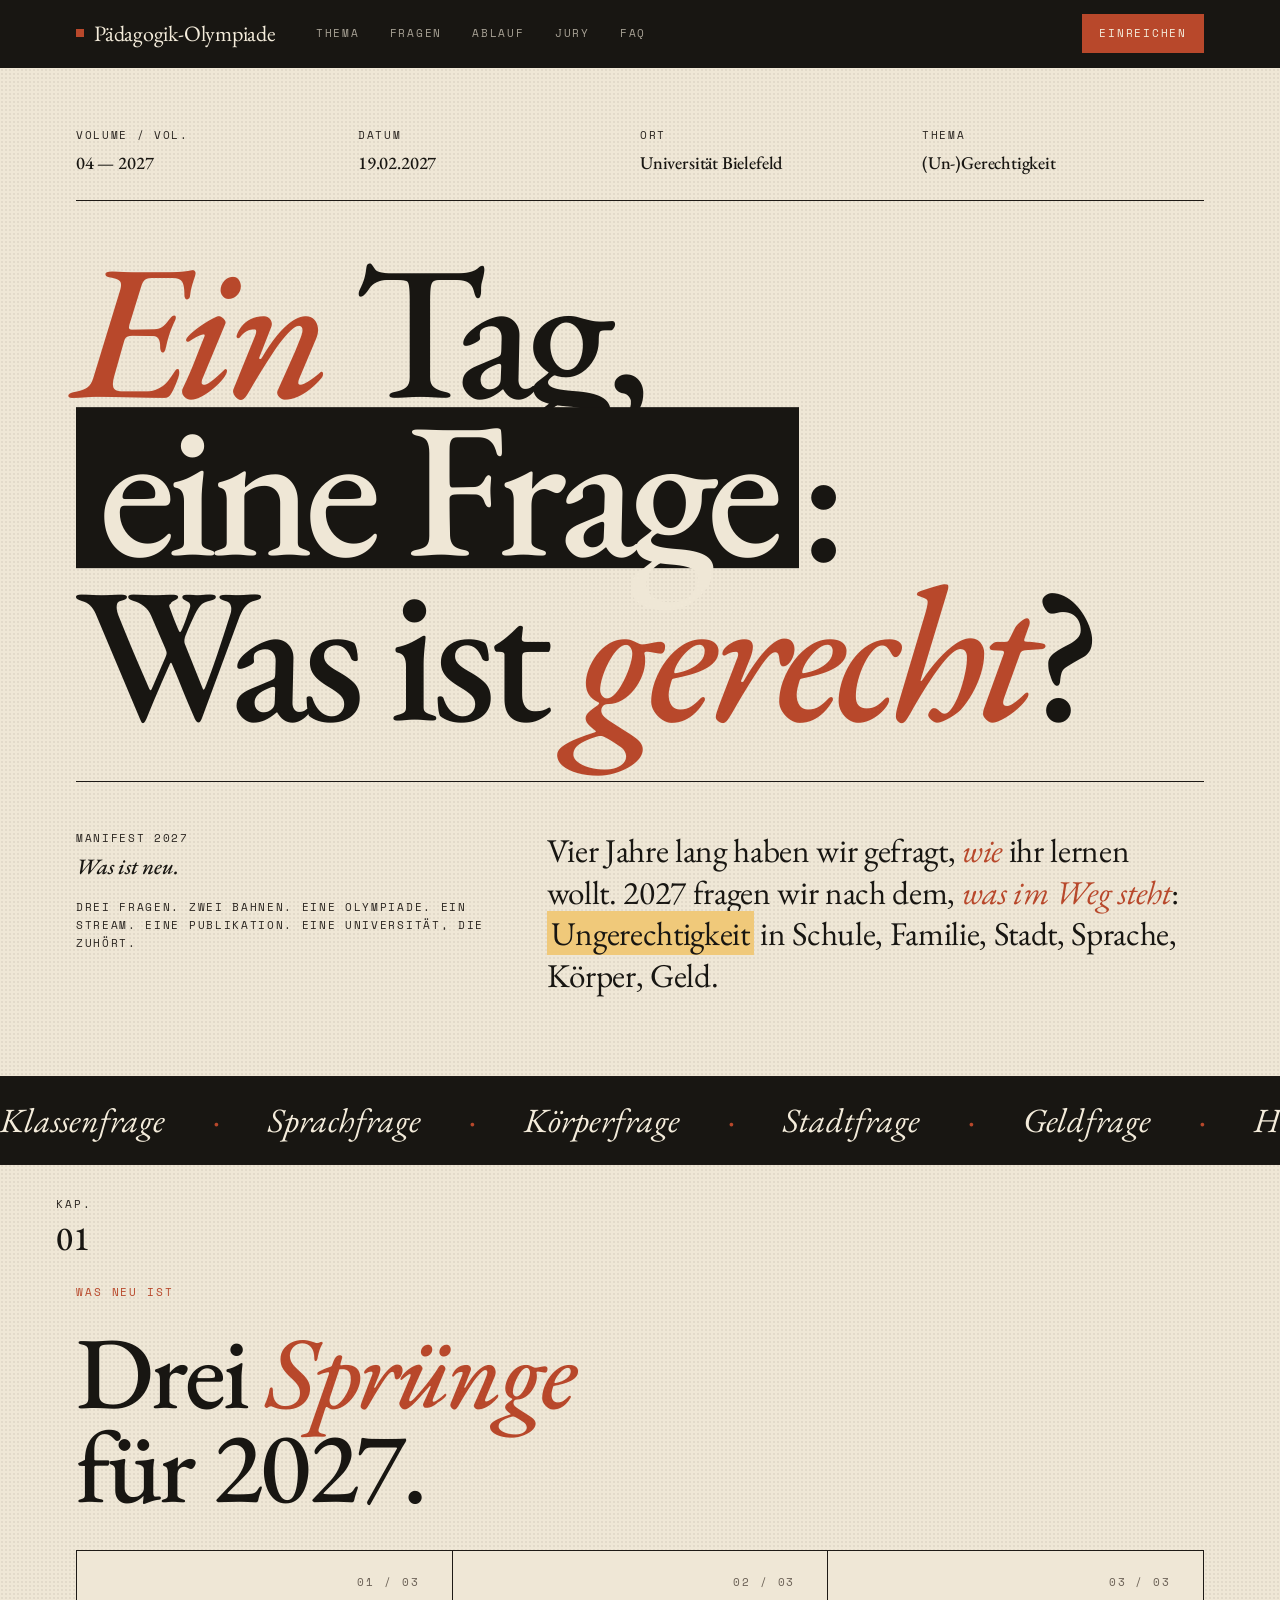
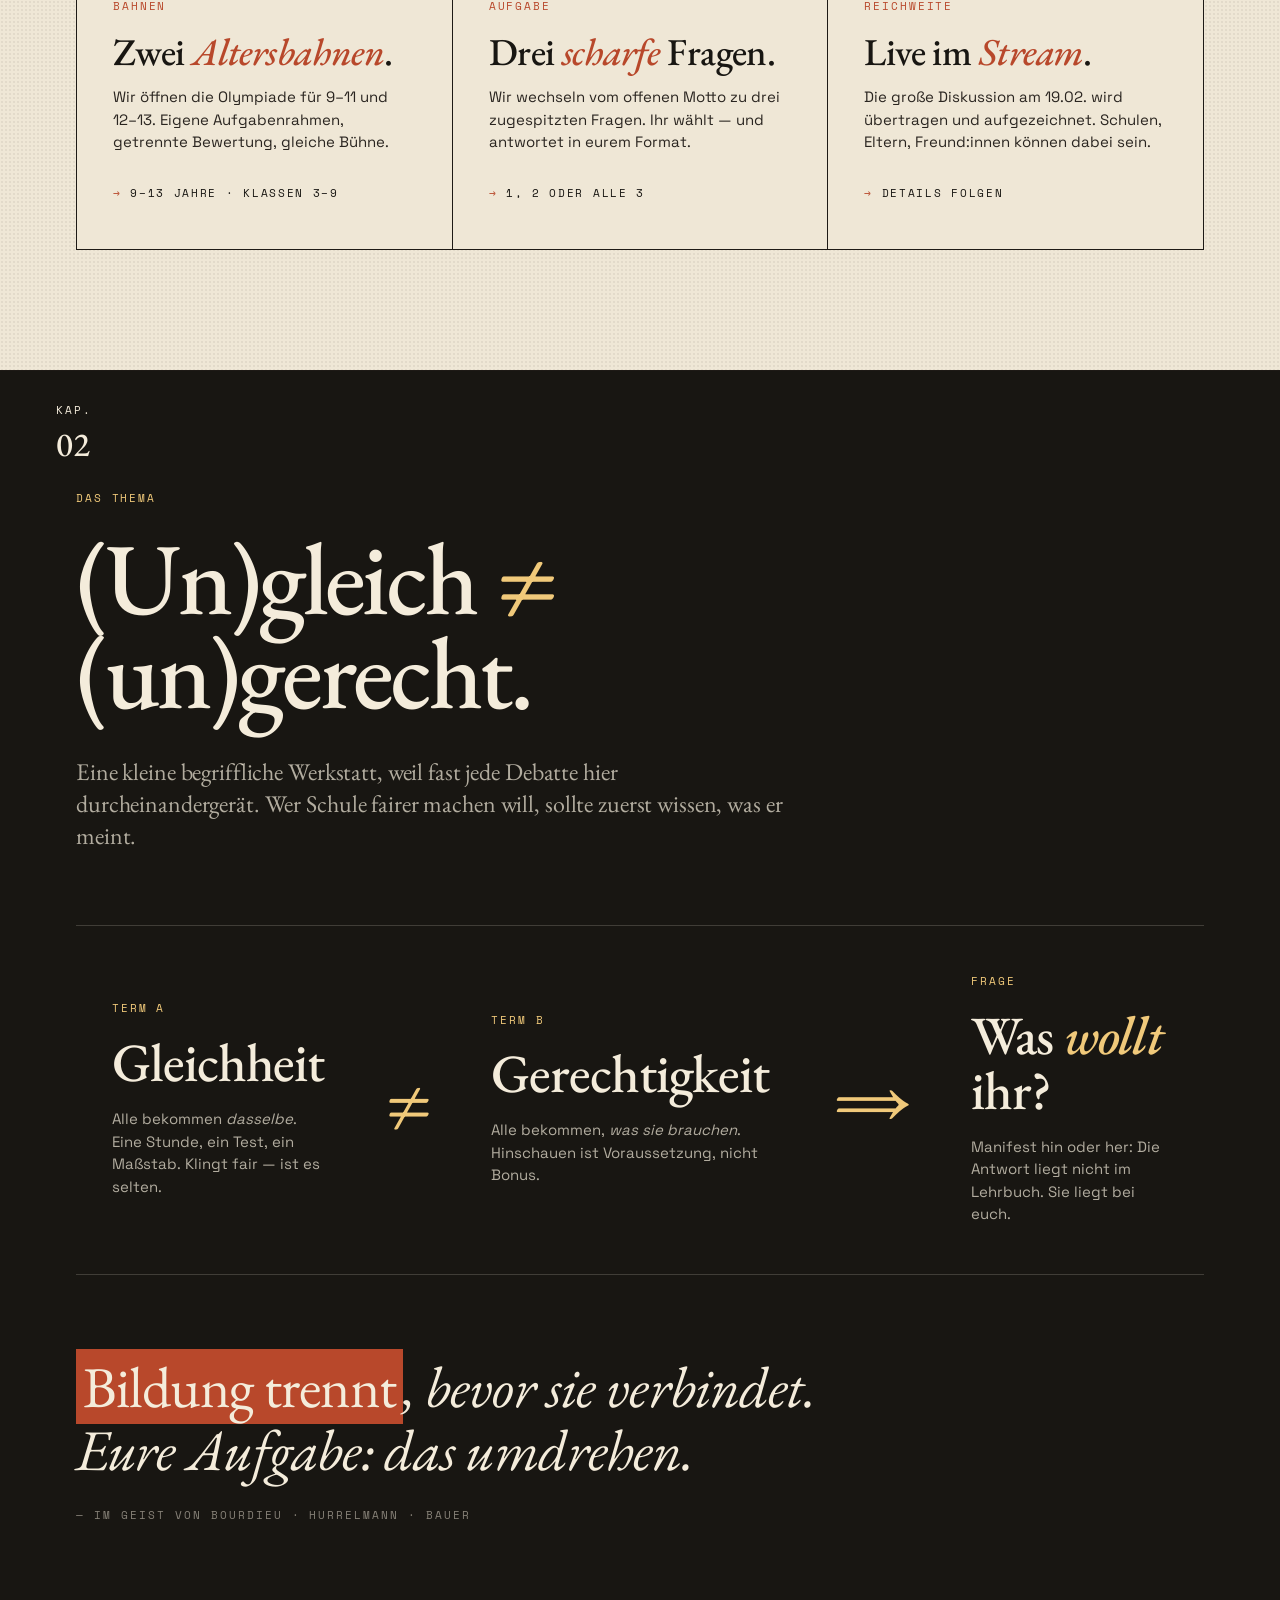
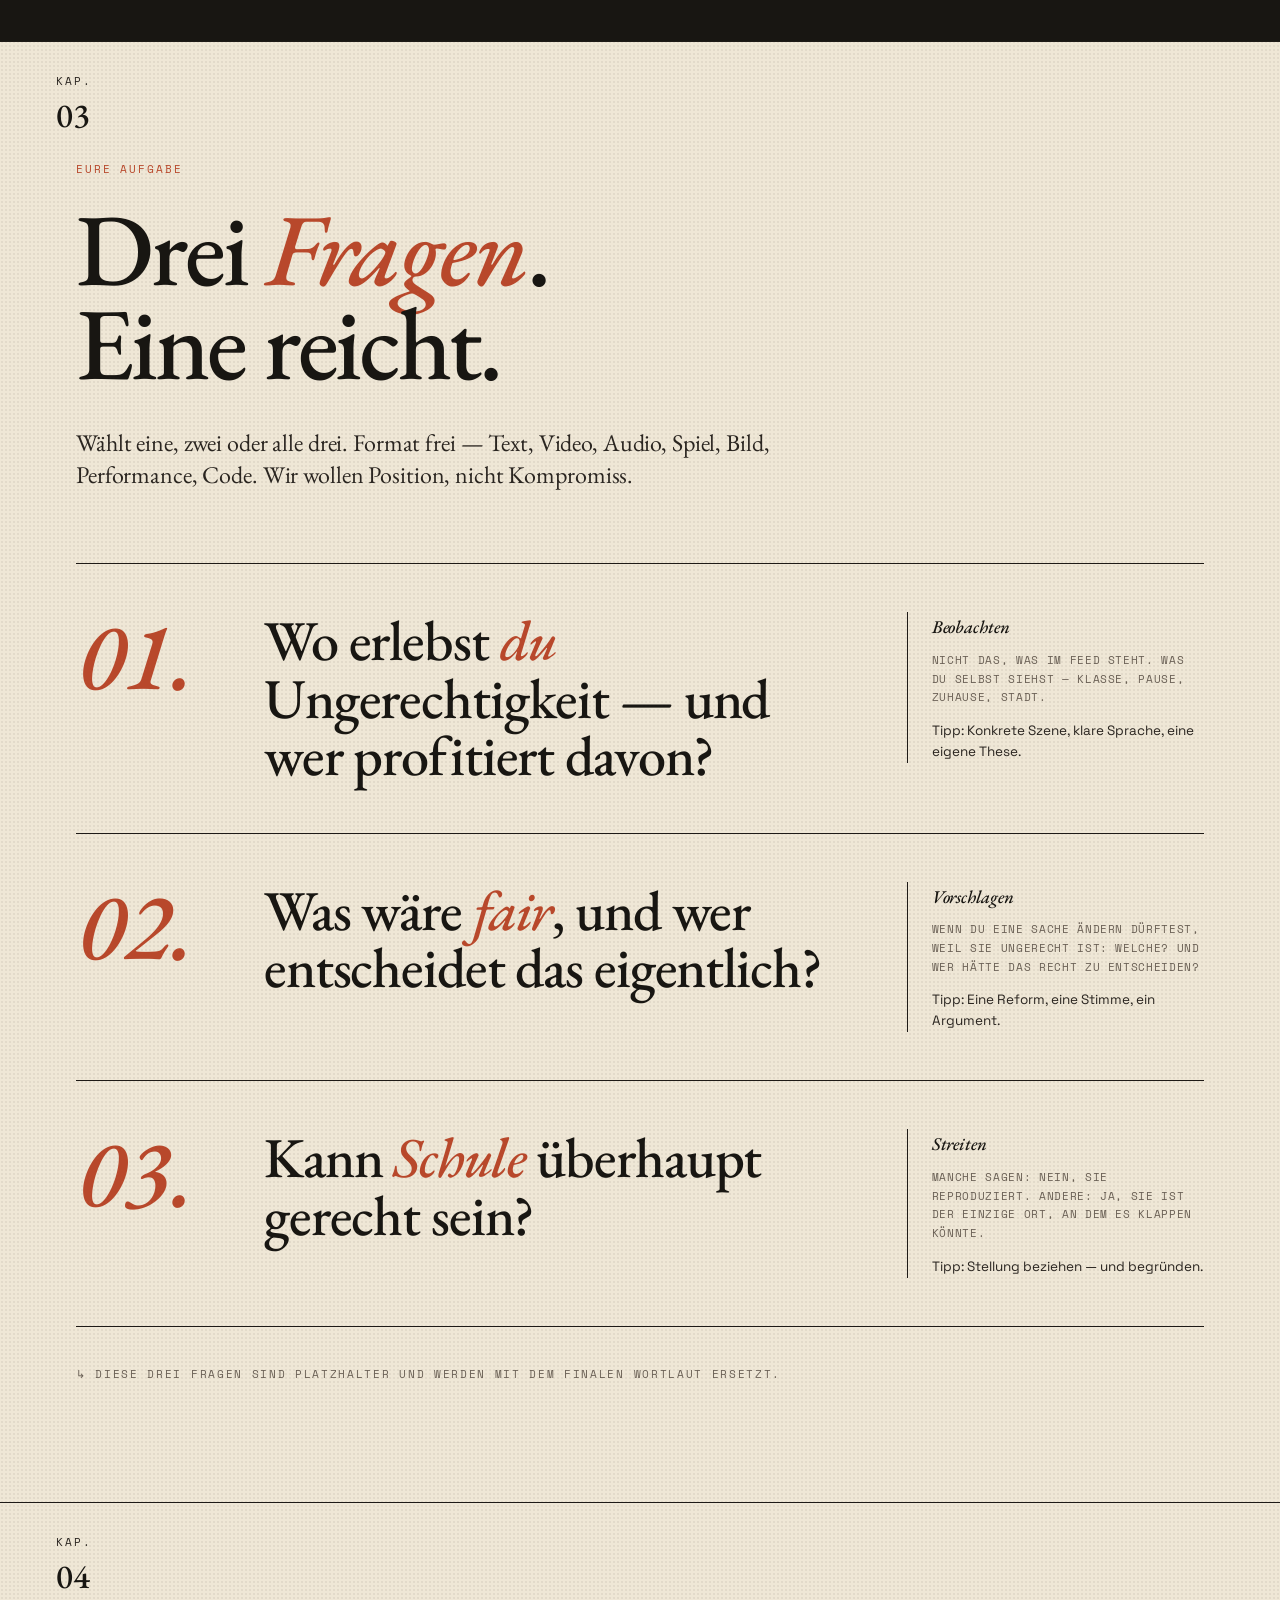
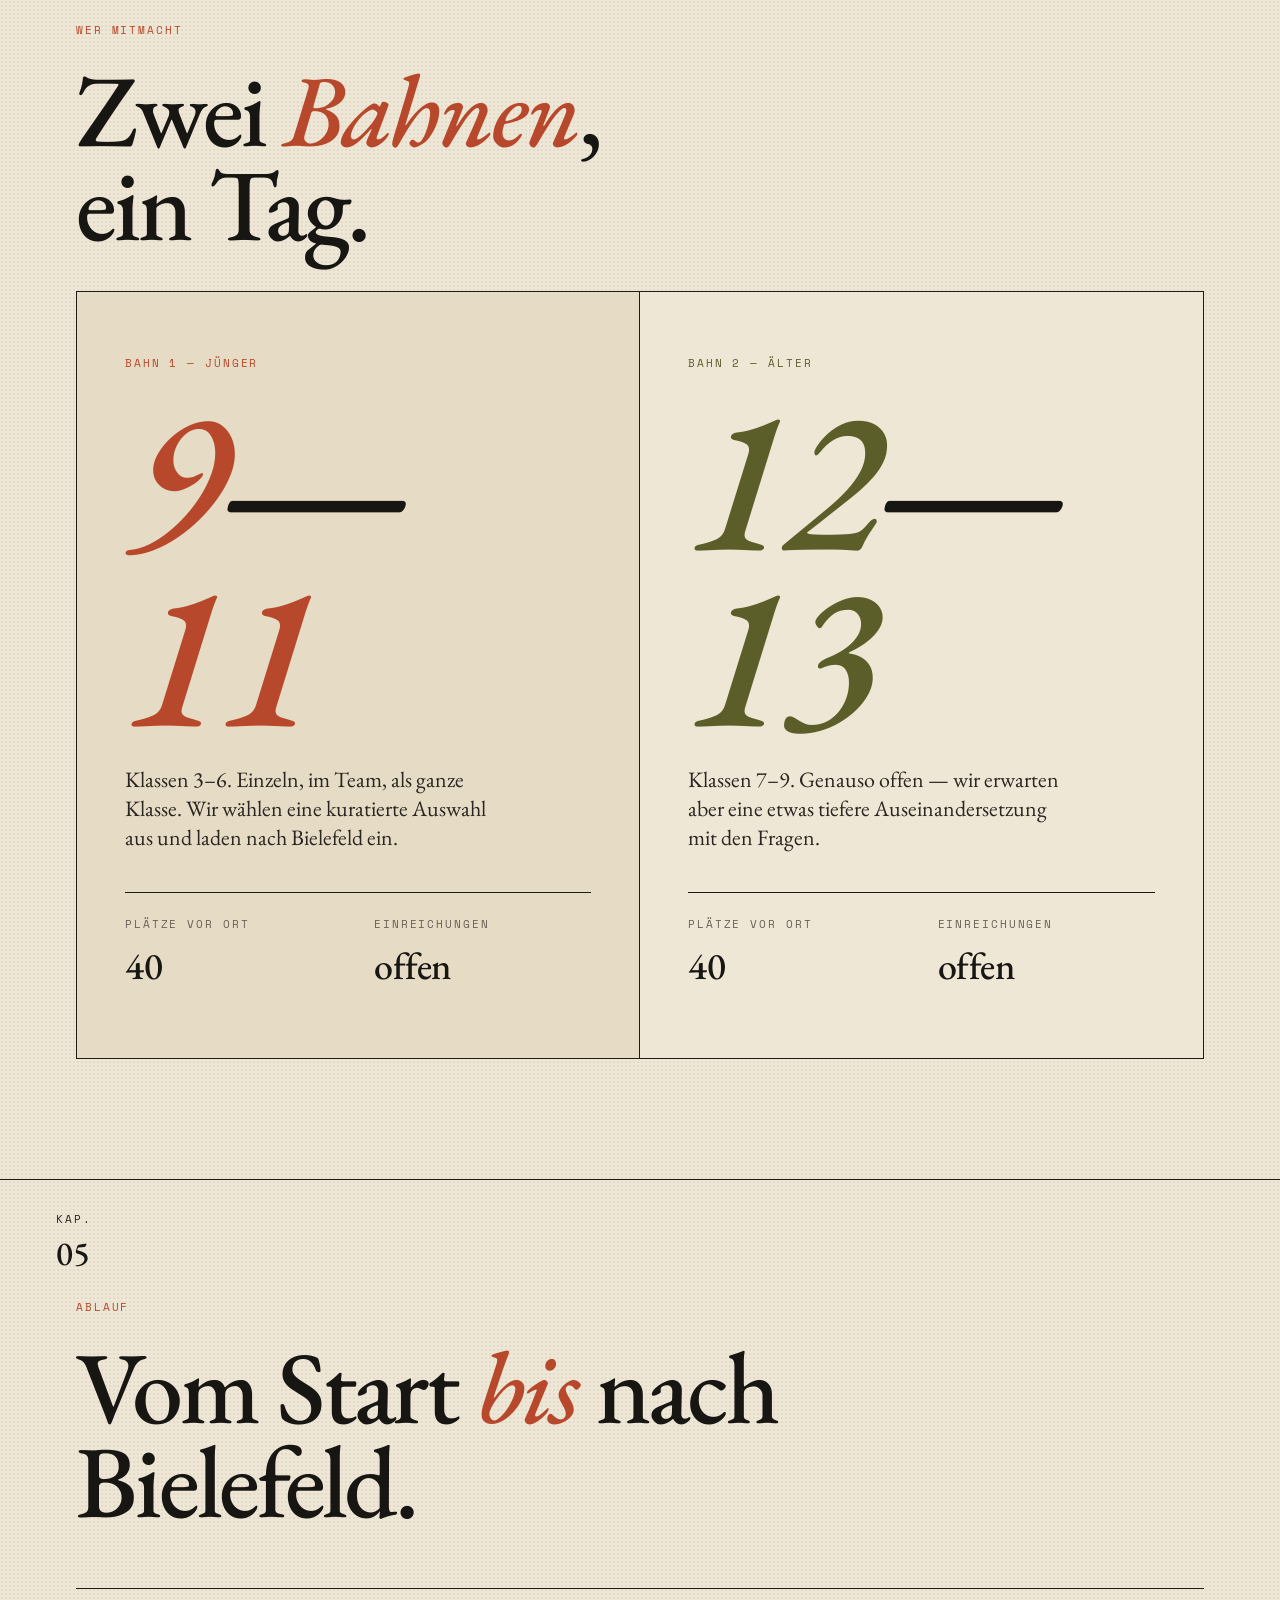
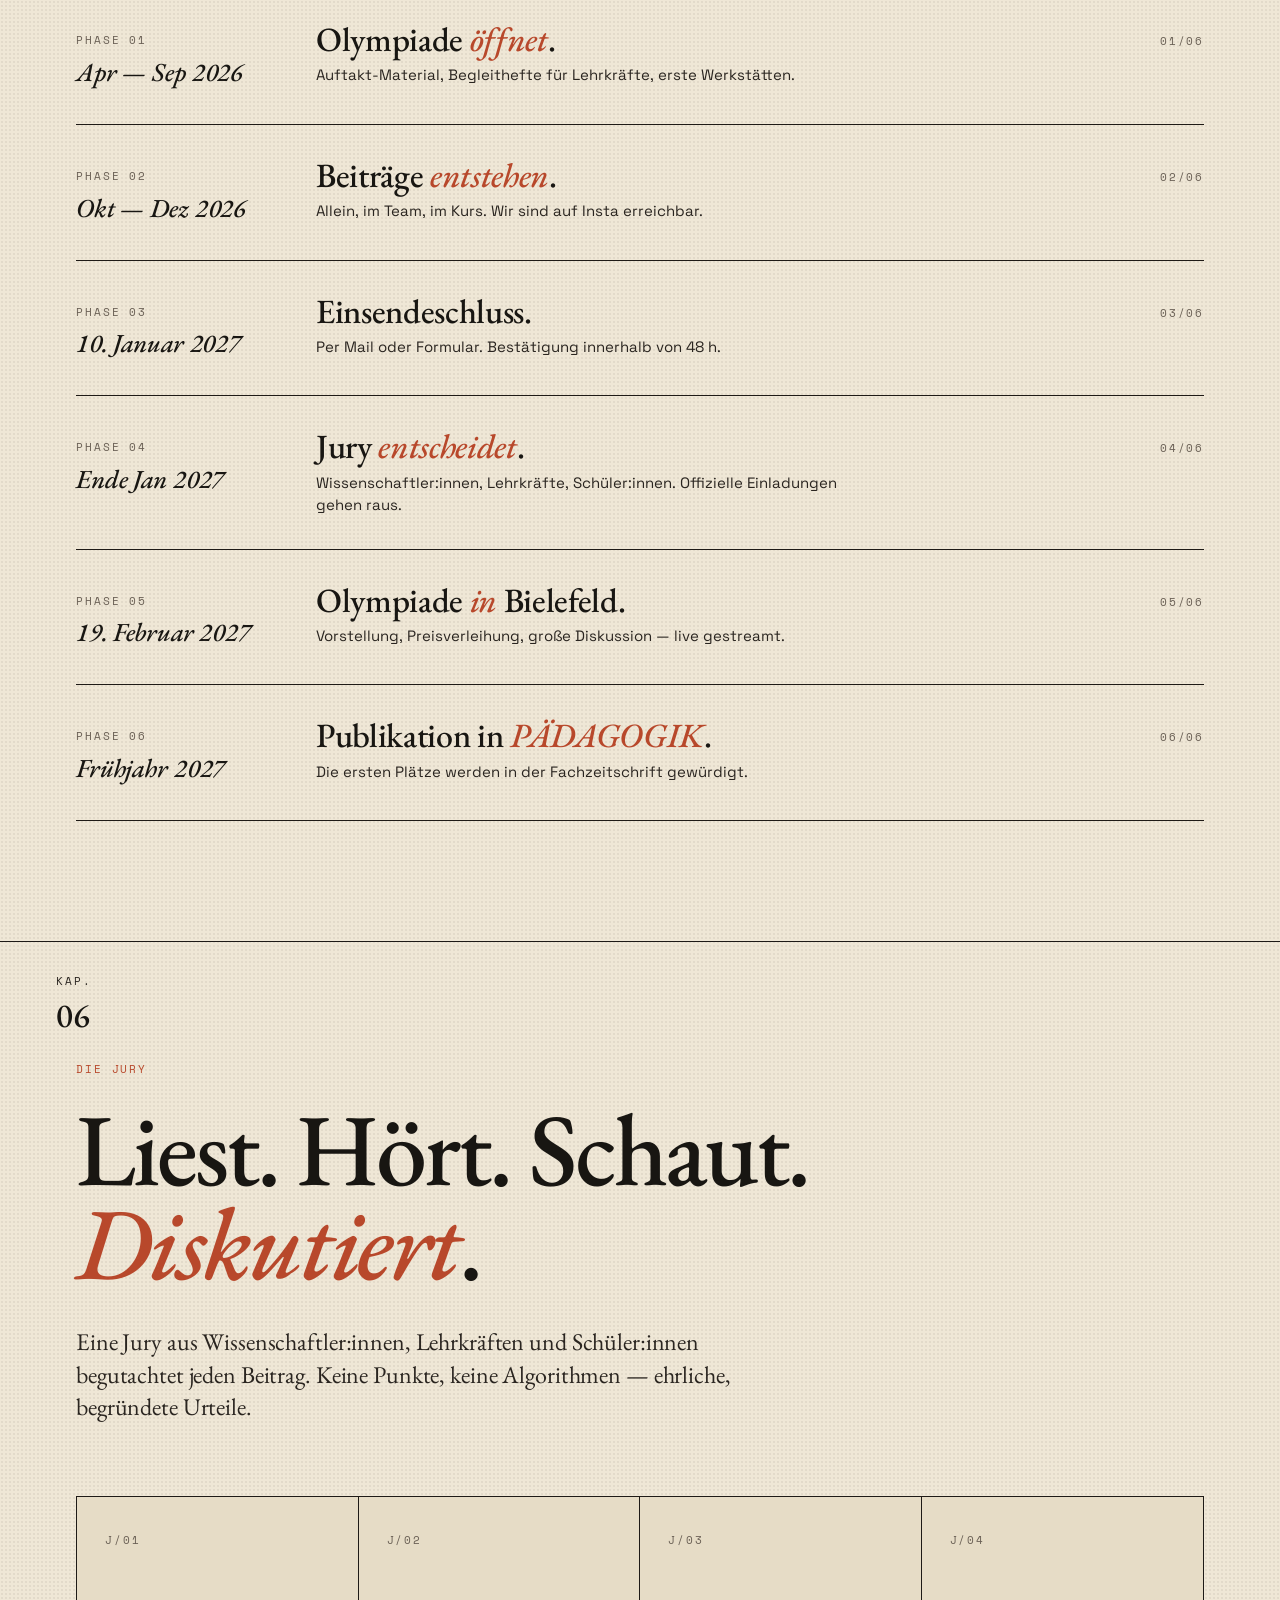
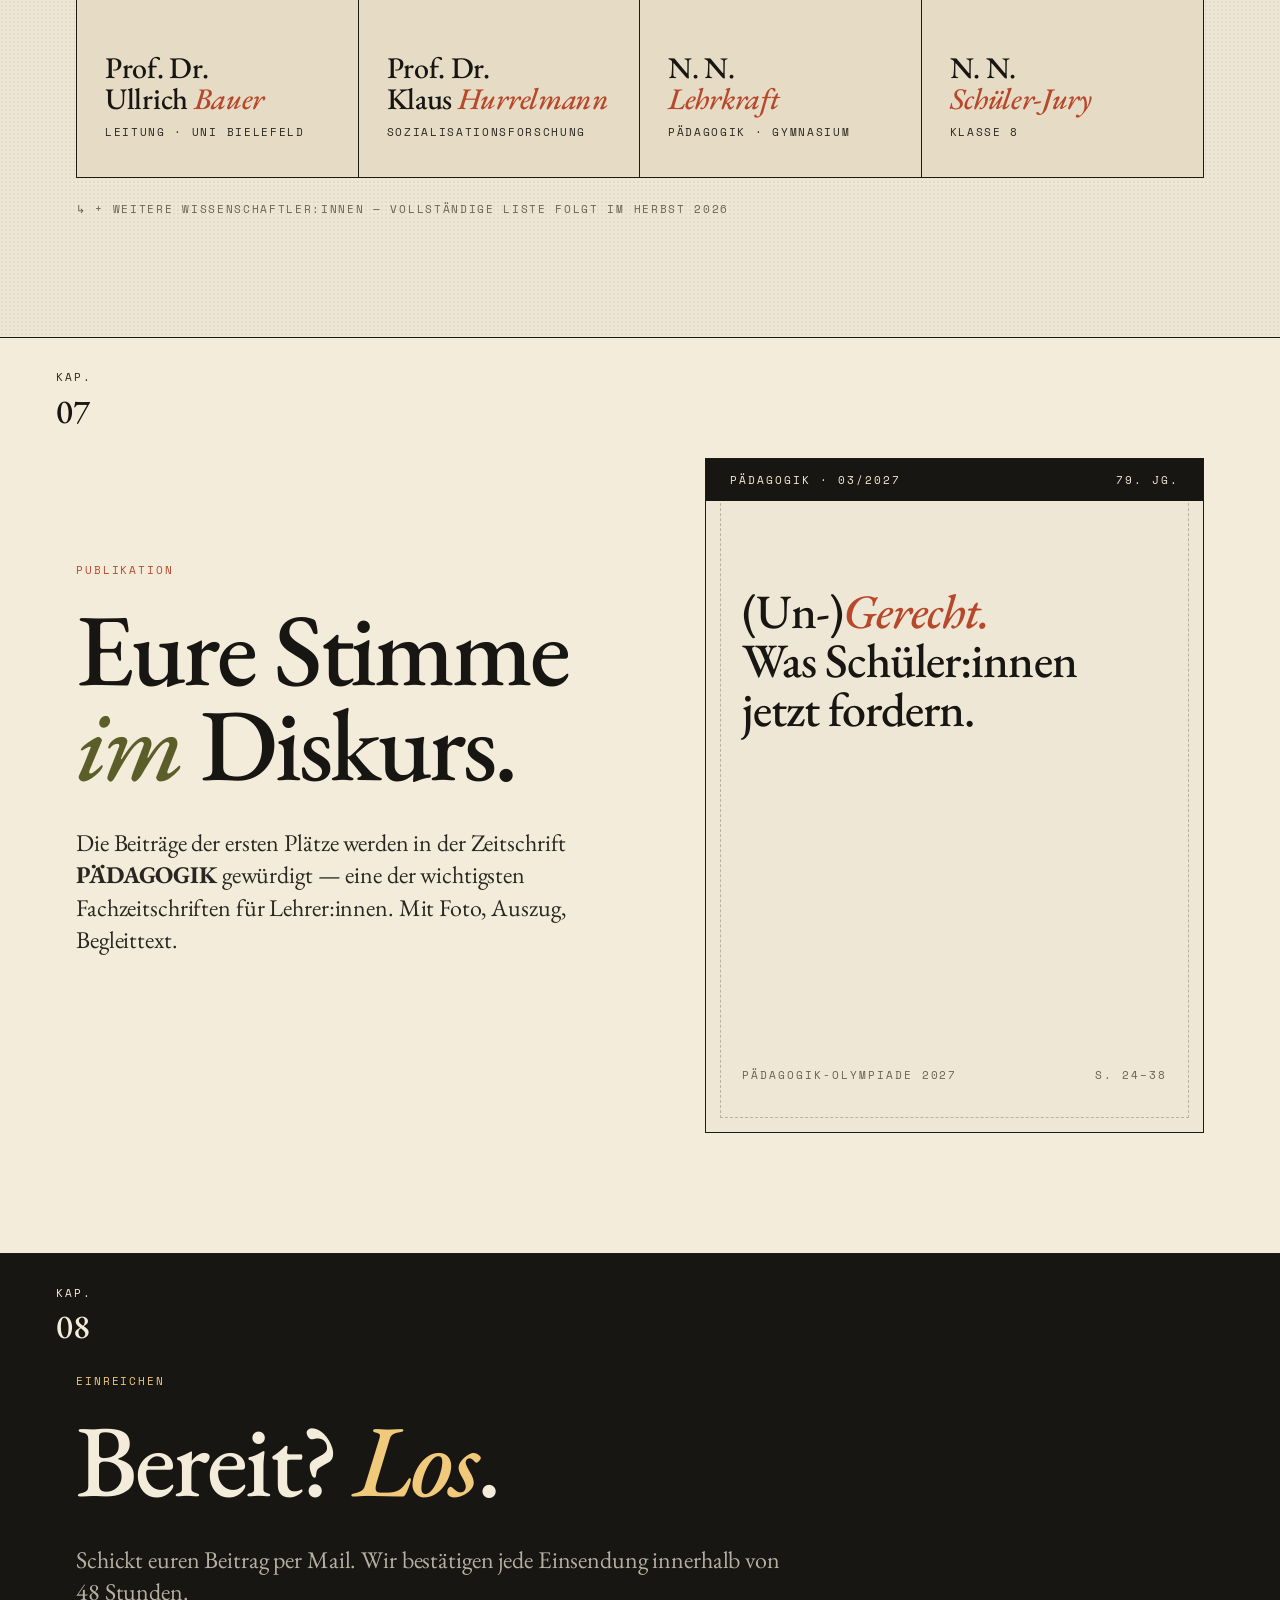
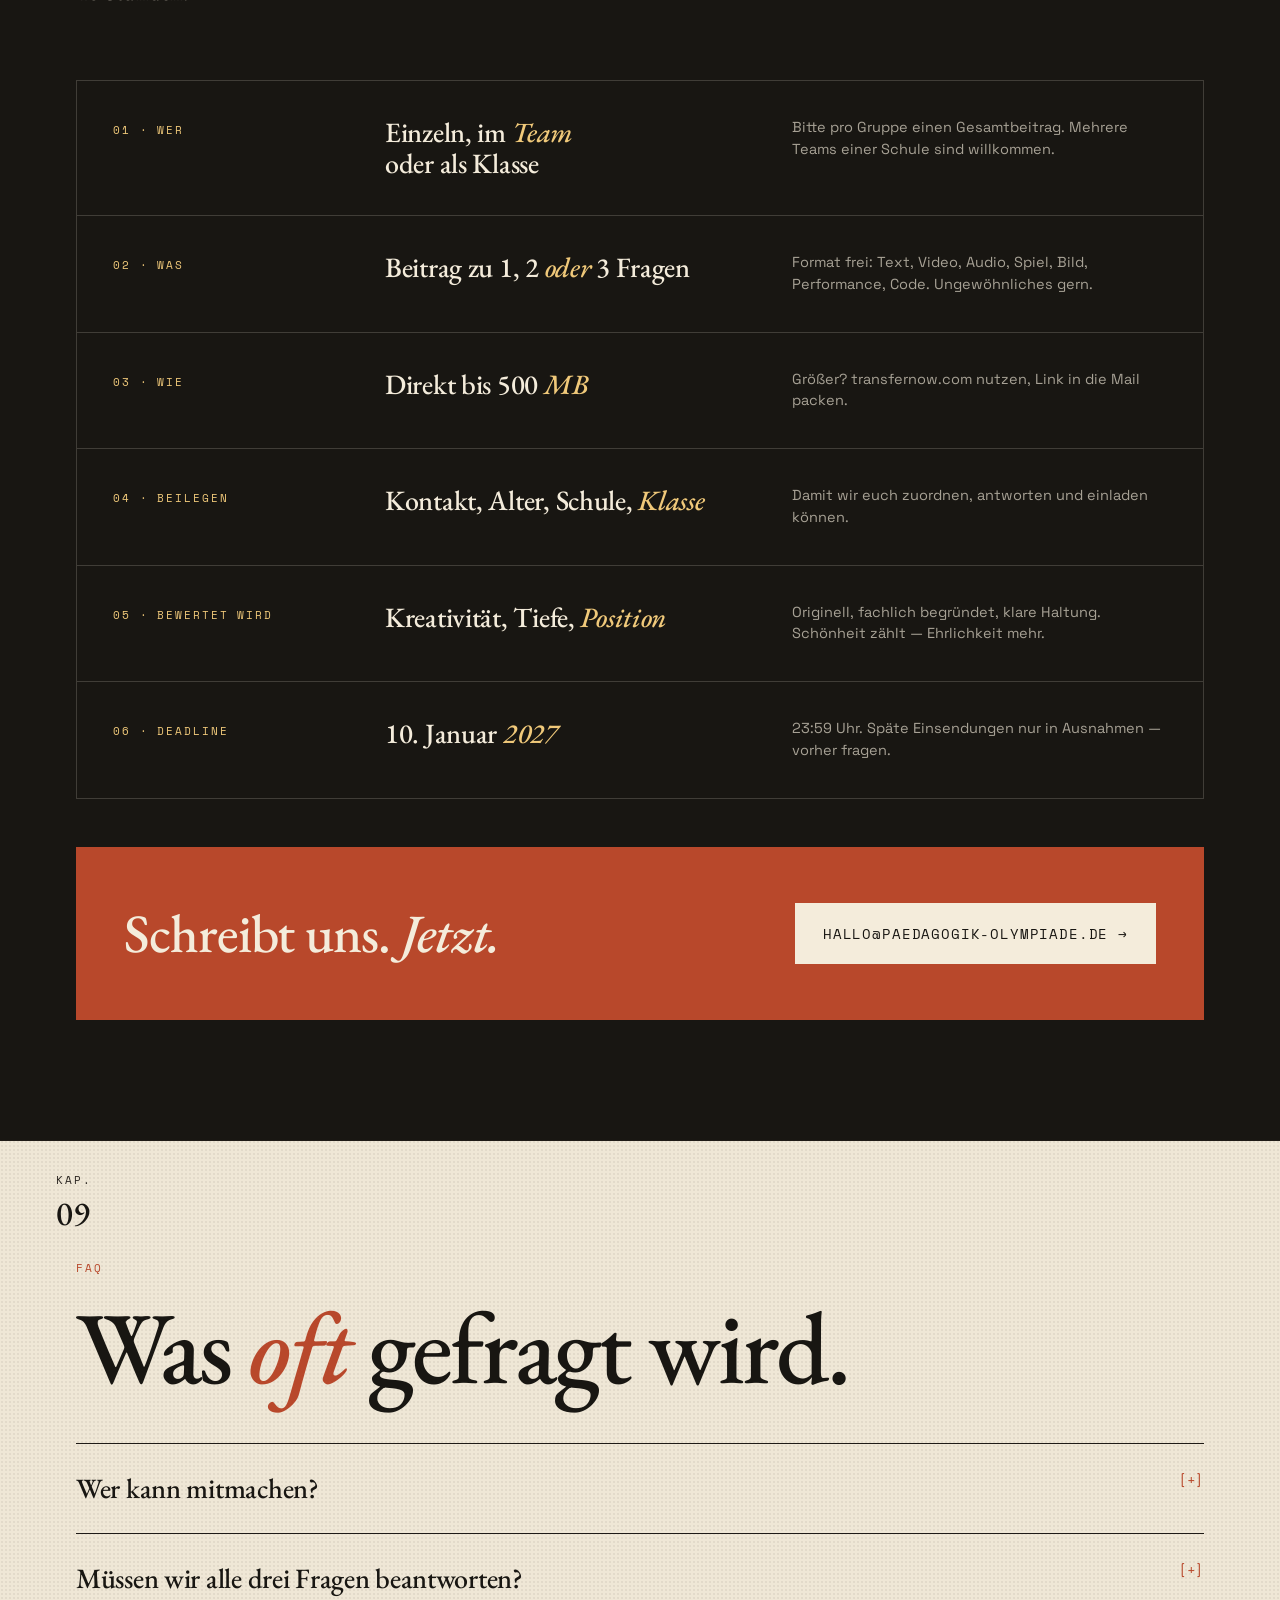
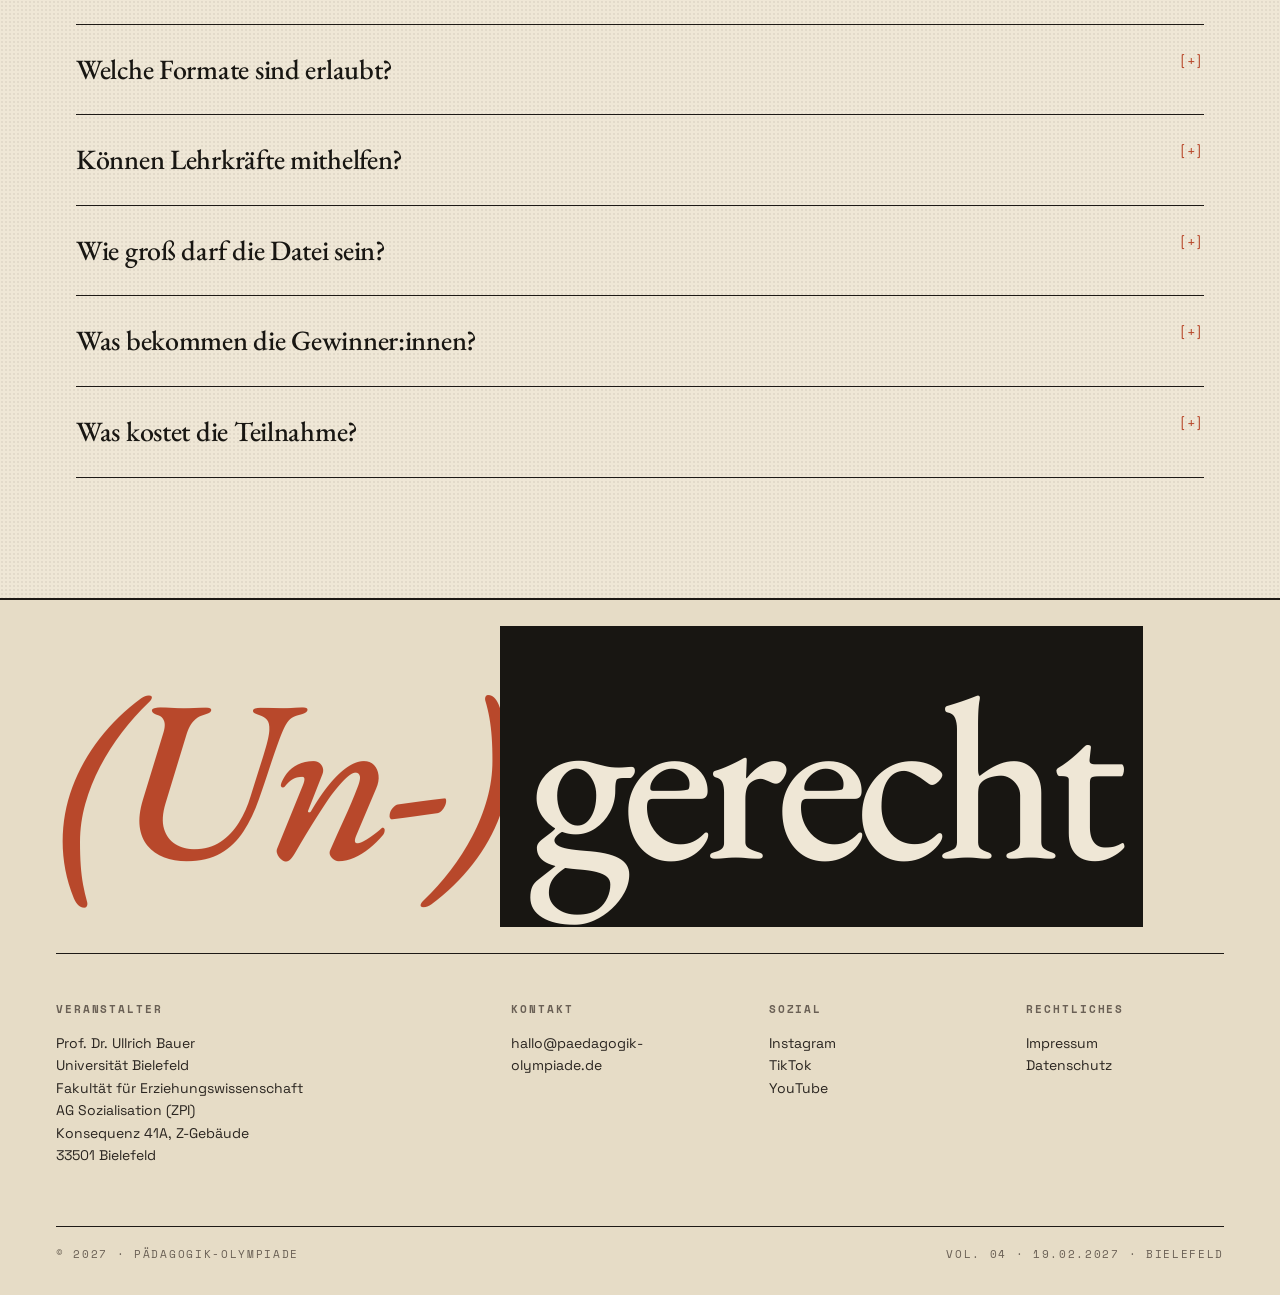
<file: p-dagogik-olympiade-reloaded/project/variants/b-manifest.html>
<!doctype html>
<html lang="de">
<head>
<meta charset="utf-8">
<title>Pädagogik-Olympiade 2027 — Manifest</title>
<meta name="viewport" content="width=device-width, initial-scale=1">
<link rel="preconnect" href="https://fonts.googleapis.com">
<link rel="preconnect" href="https://fonts.gstatic.com" crossorigin>
<link href="https://fonts.googleapis.com/css2?family=EB+Garamond:ital,wght@0,400;0,500;0,600;1,400;1,500&family=Space+Grotesk:wght@300;400;500;600;700&family=Space+Mono&display=swap" rel="stylesheet">
<style>
  :root{
    --paper:#efe7d6;
    --paper-2:#e6dcc6;
    --ink:#181612;
    --ink-2:#2a2520;
    --rule:#1e1a16;
    --terra:#b8482b;
    --olive:#5c5e2a;
    --cream:#f4ecdb;
    --muted:#6a6055;
    --ease:cubic-bezier(.22,.7,.25,1);
  }
  *{box-sizing:border-box;margin:0;padding:0}
  html,body{background:var(--paper);color:var(--ink);font-family:'Space Grotesk',sans-serif;font-size:16px;line-height:1.5;overflow-x:hidden}
  body{background-image:radial-gradient(rgba(24,22,18,.06) 1px,transparent 1px);background-size:4px 4px}
  .serif{font-family:'EB Garamond',serif}
  .mono{font-family:'Space Mono','JetBrains Mono',monospace}
  a{color:inherit}
  .wrap{max-width:1240px;margin:0 auto;padding:0 56px;position:relative}

  /* ── NAV ──────────────────────────────────── */
  nav.top{position:sticky;top:0;z-index:30;background:var(--ink);color:var(--cream);border-bottom:1px solid var(--ink)}
  nav.top .row{display:grid;grid-template-columns:auto 1fr auto;align-items:center;gap:40px;padding:14px 56px;max-width:1240px;margin:0 auto}
  nav.top .logo{font-family:'EB Garamond',serif;font-size:22px;letter-spacing:-.01em;display:flex;align-items:center;gap:10px}
  nav.top .logo::before{content:"";width:8px;height:8px;background:var(--terra);display:inline-block}
  nav.top .links{display:flex;gap:30px;font-family:'Space Mono',monospace;font-size:11px;letter-spacing:.16em;text-transform:uppercase}
  nav.top .links a{text-decoration:none;opacity:.65;transition:opacity .2s}
  nav.top .links a:hover{opacity:1;color:#f0c97a}
  nav.top .cta{font-family:'Space Mono',monospace;font-size:11px;letter-spacing:.16em;text-transform:uppercase;padding:10px 16px;background:var(--terra);color:var(--cream);text-decoration:none;border:1px solid var(--terra);transition:background .2s,color .2s}
  nav.top .cta:hover{background:var(--cream);color:var(--ink)}

  /* ── HERO ─────────────────────────────────── */
  .hero{padding:60px 0 0;position:relative;border-bottom:1px solid var(--rule)}
  .hero .topbar{display:grid;grid-template-columns:repeat(4,1fr);font-family:'Space Mono',monospace;font-size:10.5px;text-transform:uppercase;letter-spacing:.16em;color:var(--ink-2);padding-bottom:24px;border-bottom:1px solid var(--rule);margin-bottom:48px}
  .hero .topbar > div{padding-right:24px}
  .hero .topbar b{font-family:'EB Garamond',serif;font-weight:500;display:block;color:var(--ink);font-size:18px;letter-spacing:-.01em;text-transform:none;margin-top:6px}
  .hero h1{font-family:'EB Garamond',serif;font-weight:500;font-size:clamp(80px,15vw,232px);line-height:.84;letter-spacing:-.045em;margin-bottom:0}
  .hero h1 em{font-style:italic;color:var(--terra)}
  .hero h1 .black{display:inline-block;background:var(--ink);color:var(--paper);padding:0 .12em;transform:translateY(-.02em)}
  .hero h1 .strike{text-decoration:line-through;text-decoration-thickness:.05em;text-decoration-color:var(--terra);opacity:.5}
  .hero .undertext{margin-top:48px;display:grid;grid-template-columns:1fr 1.6fr;gap:60px;padding:48px 0 80px;border-top:1px solid var(--rule)}
  .hero .undertext .left{font-family:'Space Mono',monospace;font-size:10.5px;text-transform:uppercase;letter-spacing:.16em;color:var(--ink-2);line-height:1.7}
  .hero .undertext .left b{display:block;font-family:'EB Garamond',serif;font-style:italic;font-size:22px;letter-spacing:-.01em;color:var(--ink);text-transform:none;margin-bottom:14px;font-weight:500}
  .hero .undertext p{font-family:'EB Garamond',serif;font-size:clamp(24px,2.6vw,38px);line-height:1.25;letter-spacing:-.01em;color:var(--ink);max-width:760px}
  .hero .undertext p em{font-style:italic;color:var(--terra)}
  .hero .undertext p .hl{background:#f0c97a;padding:0 .12em}

  /* fluid running text strip */
  .hero .ticker{border-top:1px solid var(--rule);background:var(--ink);color:var(--cream);padding:18px 0;overflow:hidden;white-space:nowrap}
  .hero .ticker .track{display:inline-flex;gap:48px;font-family:'EB Garamond',serif;font-style:italic;font-size:34px;animation:tick 36s linear infinite}
  .hero .ticker .track span{display:inline-flex;align-items:center;gap:48px}
  .hero .ticker .track i{color:var(--terra);font-style:normal}
  @keyframes tick{from{transform:translateX(0)}to{transform:translateX(-50%)}}

  /* ── SECTIONS ─────────────────────────────── */
  section.s{padding:120px 0;border-bottom:1px solid var(--rule);position:relative}
  .secnum{position:absolute;top:32px;left:56px;font-family:'Space Mono',monospace;font-size:10.5px;text-transform:uppercase;letter-spacing:.18em;color:var(--ink-2)}
  .secnum b{font-family:'EB Garamond',serif;font-weight:500;font-size:34px;color:var(--ink);text-transform:none;letter-spacing:-.01em;display:block}
  .seclabel{font-family:'Space Mono',monospace;font-size:10.5px;text-transform:uppercase;letter-spacing:.18em;color:var(--terra);margin-bottom:24px}
  h2.bighead{font-family:'EB Garamond',serif;font-weight:500;font-size:clamp(56px,8vw,124px);line-height:.92;letter-spacing:-.03em;margin-bottom:36px}
  h2.bighead em{font-style:italic;color:var(--terra)}
  .deck{font-family:'EB Garamond',serif;font-size:24px;line-height:1.35;letter-spacing:-.005em;color:var(--ink-2);max-width:720px;margin-bottom:72px}

  /* ── NEU ──────────────────────────────────── */
  .neu .grid{display:grid;grid-template-columns:repeat(3,1fr);border-top:1px solid var(--rule);border-left:1px solid var(--rule)}
  .neu .cell{padding:48px 36px;border-right:1px solid var(--rule);border-bottom:1px solid var(--rule);position:relative;background:var(--paper);transition:background .3s var(--ease)}
  .neu .cell:hover{background:var(--paper-2)}
  .neu .cell .n{position:absolute;top:24px;right:32px;font-family:'Space Mono',monospace;font-size:10.5px;letter-spacing:.18em;color:var(--muted)}
  .neu .cell .kicker{font-family:'Space Mono',monospace;font-size:10.5px;letter-spacing:.18em;text-transform:uppercase;color:var(--terra);margin-bottom:18px}
  .neu .cell h3{font-family:'EB Garamond',serif;font-size:38px;line-height:1.05;letter-spacing:-.015em;font-weight:500;margin-bottom:14px}
  .neu .cell h3 em{font-style:italic;color:var(--terra)}
  .neu .cell p{color:var(--ink-2);font-size:15px;max-width:300px}
  .neu .cell .meta{margin-top:32px;font-family:'Space Mono',monospace;font-size:10.5px;text-transform:uppercase;letter-spacing:.16em;color:var(--ink)}
  .neu .cell .meta::before{content:"→ ";color:var(--terra)}

  /* ── THEMA — manifest ─────────────────────── */
  .thema{background:var(--ink);color:var(--cream);border-bottom:1px solid var(--ink);background-image:none}
  .thema .secnum,.thema .secnum b{color:var(--cream)}
  .thema .seclabel{color:#f0c97a}
  .thema h2.bighead{color:var(--cream)}
  .thema h2.bighead em{color:#f0c97a}
  .thema .deck{color:rgba(244,236,219,.7)}
  .thema .equation{display:grid;grid-template-columns:1fr auto 1fr auto 1fr;gap:0;align-items:stretch;margin-top:40px;border-top:1px solid rgba(244,236,219,.18);border-bottom:1px solid rgba(244,236,219,.18)}
  .thema .equation .term{padding:48px 36px;display:flex;flex-direction:column;justify-content:center;min-height:280px}
  .thema .equation .term .k{font-family:'Space Mono',monospace;font-size:10.5px;letter-spacing:.18em;text-transform:uppercase;color:#f0c97a;margin-bottom:18px}
  .thema .equation .term .v{font-family:'EB Garamond',serif;font-size:54px;line-height:1.02;letter-spacing:-.02em;font-weight:500}
  .thema .equation .term .v em{font-style:italic;color:#f0c97a}
  .thema .equation .term p{margin-top:18px;color:rgba(244,236,219,.7);font-size:15px;max-width:280px}
  .thema .equation .op{display:flex;align-items:center;justify-content:center;font-family:'EB Garamond',serif;font-size:80px;font-style:italic;color:#f0c97a;padding:0 24px}
  .thema .pull{margin-top:80px;font-family:'EB Garamond',serif;font-style:italic;font-size:clamp(36px,4.5vw,68px);line-height:1.1;letter-spacing:-.015em;max-width:1000px}
  .thema .pull .hl{background:var(--terra);color:var(--cream);padding:0 .12em;font-style:normal}
  .thema .pull .who{display:block;margin-top:28px;font-family:'Space Mono',monospace;font-style:normal;font-size:11px;letter-spacing:.18em;text-transform:uppercase;color:rgba(244,236,219,.5)}

  /* ── DREI FRAGEN ──────────────────────────── */
  .fragen .row{display:grid;grid-template-columns:140px 1fr;align-items:start;border-top:1px solid var(--rule);padding:48px 0;gap:48px;transition:background .3s var(--ease)}
  .fragen .row:hover{background:var(--paper-2)}
  .fragen .row:last-of-type{border-bottom:1px solid var(--rule)}
  .fragen .row .n{font-family:'EB Garamond',serif;font-size:96px;line-height:.9;font-weight:500;font-style:italic;color:var(--terra)}
  .fragen .row .body{display:grid;grid-template-columns:2fr 1fr;gap:48px;align-items:start}
  .fragen .row h3{font-family:'EB Garamond',serif;font-weight:500;font-size:clamp(38px,4.4vw,64px);line-height:1.02;letter-spacing:-.02em}
  .fragen .row h3 em{font-style:italic;color:var(--terra)}
  .fragen .row aside{font-family:'Space Mono',monospace;font-size:11px;line-height:1.7;letter-spacing:.06em;color:var(--muted);text-transform:uppercase;border-left:1px solid var(--rule);padding-left:24px}
  .fragen .row aside b{display:block;font-family:'EB Garamond',serif;font-size:18px;letter-spacing:-.005em;color:var(--ink);text-transform:none;font-weight:500;margin-bottom:8px;font-style:italic}
  .fragen .row aside p{margin-top:14px;font-family:'Space Grotesk',sans-serif;font-size:13.5px;letter-spacing:0;text-transform:none;color:var(--ink-2);line-height:1.55}
  .fragen .note{margin-top:40px;font-family:'Space Mono',monospace;font-size:10.5px;letter-spacing:.16em;text-transform:uppercase;color:var(--muted)}

  /* ── WER ──────────────────────────────────── */
  .wer .duo{display:grid;grid-template-columns:1fr 1fr;border:1px solid var(--rule);border-radius:0;margin-top:40px}
  .wer .lane{padding:64px 48px;border-right:1px solid var(--rule);position:relative;background:var(--paper-2)}
  .wer .lane:last-child{border-right:none;background:var(--paper)}
  .wer .lane .kicker{font-family:'Space Mono',monospace;font-size:10.5px;letter-spacing:.18em;text-transform:uppercase;color:var(--terra)}
  .wer .lane:nth-child(2) .kicker{color:var(--olive)}
  .wer .lane .age{font-family:'EB Garamond',serif;font-weight:500;font-size:clamp(120px,16vw,224px);line-height:.86;letter-spacing:-.04em;margin:18px 0 24px}
  .wer .lane .age em{font-style:italic;color:var(--terra)}
  .wer .lane:nth-child(2) .age em{color:var(--olive)}
  .wer .lane p{font-family:'EB Garamond',serif;font-size:22px;line-height:1.3;color:var(--ink-2);max-width:380px}
  .wer .lane .stats{margin-top:40px;display:grid;grid-template-columns:1fr 1fr;gap:32px;border-top:1px solid var(--rule);padding-top:24px}
  .wer .lane .stats .k{font-family:'Space Mono',monospace;font-size:10.5px;letter-spacing:.18em;text-transform:uppercase;color:var(--muted)}
  .wer .lane .stats .v{font-family:'EB Garamond',serif;font-size:38px;font-weight:500;letter-spacing:-.01em;margin-top:4px}

  /* ── ABLAUF ──────────────────────────────── */
  .ablauf .timeline{margin-top:60px;border-top:1px solid var(--rule)}
  .ablauf .step{display:grid;grid-template-columns:200px 1fr 60px;gap:40px;align-items:start;padding:32px 0;border-bottom:1px solid var(--rule);transition:padding-left .25s var(--ease)}
  .ablauf .step:hover{padding-left:24px}
  .ablauf .step .date{font-family:'Space Mono',monospace;font-size:10.5px;letter-spacing:.18em;text-transform:uppercase;color:var(--muted);padding-top:12px}
  .ablauf .step .date b{font-family:'EB Garamond',serif;font-style:italic;font-weight:500;display:block;font-size:26px;letter-spacing:-.005em;color:var(--ink);text-transform:none;margin-top:4px}
  .ablauf .step h4{font-family:'EB Garamond',serif;font-weight:500;font-size:34px;letter-spacing:-.01em;line-height:1.1;margin-bottom:6px}
  .ablauf .step h4 em{font-style:italic;color:var(--terra)}
  .ablauf .step p{color:var(--ink-2);font-size:15px;max-width:560px}
  .ablauf .step .ph{font-family:'Space Mono',monospace;font-size:11px;letter-spacing:.16em;color:var(--muted);text-align:right;padding-top:12px}

  /* ── JURY ─────────────────────────────────── */
  .jury .heads{display:grid;grid-template-columns:repeat(4,1fr);border:1px solid var(--rule);margin-top:48px}
  .jury .head{padding:36px 28px;border-right:1px solid var(--rule);background:var(--paper-2);min-height:280px;display:flex;flex-direction:column;justify-content:space-between}
  .jury .head:last-child{border-right:none}
  .jury .head .num{font-family:'Space Mono',monospace;font-size:10.5px;letter-spacing:.18em;color:var(--muted)}
  .jury .head .name{font-family:'EB Garamond',serif;font-weight:500;font-size:30px;line-height:1.05;letter-spacing:-.01em}
  .jury .head .name em{font-style:italic;color:var(--terra)}
  .jury .head .role{font-family:'Space Mono',monospace;font-size:10.5px;letter-spacing:.16em;text-transform:uppercase;color:var(--ink-2);margin-top:10px}
  .jury .footnote{margin-top:24px;font-family:'Space Mono',monospace;font-size:10.5px;letter-spacing:.16em;text-transform:uppercase;color:var(--muted)}

  /* ── PUBLIKATION ──────────────────────────── */
  .pub{background:var(--cream)}
  .pub .row{display:grid;grid-template-columns:1.1fr 1fr;gap:80px;align-items:center}
  .pub h2.bighead em{color:var(--olive)}
  .pub .stamp{aspect-ratio:.74;background:var(--paper);border:1px solid var(--rule);position:relative;padding:48px 36px;display:flex;flex-direction:column;justify-content:space-between}
  .pub .stamp::after{content:"";position:absolute;inset:14px;border:1px dashed rgba(24,22,18,.25);pointer-events:none}
  .pub .stamp .stripe{position:absolute;top:0;left:0;right:0;height:42px;background:var(--ink);color:var(--cream);font-family:'Space Mono',monospace;font-size:11px;letter-spacing:.18em;text-transform:uppercase;display:flex;align-items:center;justify-content:space-between;padding:0 24px}
  .pub .stamp .title{margin-top:80px;font-family:'EB Garamond',serif;font-size:48px;line-height:1.02;letter-spacing:-.02em;font-weight:500}
  .pub .stamp .title em{font-style:italic;color:var(--terra)}
  .pub .stamp .foot{font-family:'Space Mono',monospace;font-size:11px;letter-spacing:.18em;text-transform:uppercase;color:var(--muted);display:flex;justify-content:space-between}

  /* ── EINREICHEN ───────────────────────────── */
  .einreichen{background:var(--ink);color:var(--cream);background-image:none}
  .einreichen .secnum,.einreichen .secnum b{color:var(--cream)}
  .einreichen .seclabel{color:#f0c97a}
  .einreichen h2.bighead{color:var(--cream)}
  .einreichen h2.bighead em{color:#f0c97a}
  .einreichen .deck{color:rgba(244,236,219,.72)}
  .einreichen .reqs{margin-top:24px;border-top:1px solid rgba(244,236,219,.18);border-left:1px solid rgba(244,236,219,.18)}
  .einreichen .req{display:grid;grid-template-columns:240px 1fr 1fr;gap:32px;padding:36px;border-right:1px solid rgba(244,236,219,.18);border-bottom:1px solid rgba(244,236,219,.18);align-items:start;transition:background .3s var(--ease)}
  .einreichen .req:hover{background:rgba(244,236,219,.04)}
  .einreichen .req .k{font-family:'Space Mono',monospace;font-size:10.5px;letter-spacing:.18em;text-transform:uppercase;color:#f0c97a;padding-top:6px}
  .einreichen .req .v{font-family:'EB Garamond',serif;font-size:28px;letter-spacing:-.01em;line-height:1.1;font-weight:500}
  .einreichen .req .v em{font-style:italic;color:#f0c97a}
  .einreichen .req p{color:rgba(244,236,219,.65);font-size:14.5px}
  .einreichen .mailcard{margin-top:48px;background:var(--terra);color:var(--cream);padding:56px 48px;display:grid;grid-template-columns:1fr auto;align-items:center;gap:40px}
  .einreichen .mailcard h3{font-family:'EB Garamond',serif;font-weight:500;font-size:54px;line-height:1.05;letter-spacing:-.02em}
  .einreichen .mailcard h3 em{font-style:italic}
  .einreichen .mailcard a{font-family:'Space Mono',monospace;font-size:14px;text-decoration:none;background:var(--cream);color:var(--ink);padding:20px 28px;letter-spacing:.06em;text-transform:uppercase;transition:transform .25s var(--ease)}
  .einreichen .mailcard a:hover{transform:translateY(-2px)}

  /* ── FAQ ──────────────────────────────────── */
  .faq details{border-top:1px solid var(--rule);padding:28px 0;cursor:pointer}
  .faq details:last-of-type{border-bottom:1px solid var(--rule)}
  .faq summary{font-family:'EB Garamond',serif;font-weight:500;font-size:28px;line-height:1.2;letter-spacing:-.01em;list-style:none;display:flex;justify-content:space-between;align-items:start;gap:24px}
  .faq summary::-webkit-details-marker{display:none}
  .faq summary::after{content:"[+]";font-family:'Space Mono',monospace;font-size:14px;color:var(--terra);transition:transform .3s var(--ease)}
  .faq details[open] summary::after{content:"[−]"}
  .faq details p{margin-top:14px;color:var(--ink-2);font-size:15px;max-width:780px}

  /* ── FOOTER ───────────────────────────────── */
  footer{background:var(--paper-2);padding:80px 56px 32px;border-top:1px solid var(--rule)}
  footer .inner{max-width:1240px;margin:0 auto}
  footer .word{font-family:'EB Garamond',serif;font-weight:500;font-size:clamp(96px,18vw,288px);line-height:.84;letter-spacing:-.045em;color:var(--ink)}
  footer .word em{font-style:italic;color:var(--terra)}
  footer .word .black{background:var(--ink);color:var(--paper);padding:0 .12em}
  footer .meta{margin-top:80px;display:grid;grid-template-columns:2fr 1fr 1fr 1fr;gap:60px;border-top:1px solid var(--rule);padding-top:48px}
  footer .meta h5{font-family:'Space Mono',monospace;font-size:10.5px;letter-spacing:.18em;text-transform:uppercase;color:var(--muted);margin-bottom:14px}
  footer .meta p,footer .meta a{color:var(--ink-2);font-size:14px;line-height:1.6;text-decoration:none;display:block}
  footer .meta a:hover{color:var(--terra)}
  footer .bottom{margin-top:60px;padding-top:20px;border-top:1px solid var(--rule);display:flex;justify-content:space-between;font-family:'Space Mono',monospace;font-size:10.5px;letter-spacing:.16em;text-transform:uppercase;color:var(--muted)}

  /* reveal */
  [data-reveal]{opacity:0;transform:translateY(20px);transition:opacity .8s var(--ease),transform .8s var(--ease)}
  [data-reveal].in{opacity:1;transform:none}

  body.compact section.s{padding:80px 0}
  body.still .ticker .track{animation:none}
  body.still [data-reveal]{opacity:1;transform:none;transition:none}
</style>
</head>
<body>

<nav class="top">
  <div class="row">
    <div class="logo">Pädagogik-Olympiade</div>
    <div class="links">
      <a href="#thema">Thema</a>
      <a href="#fragen">Fragen</a>
      <a href="#ablauf">Ablauf</a>
      <a href="#jury">Jury</a>
      <a href="#faq">FAQ</a>
    </div>
    <a class="cta" href="#einreichen">Einreichen</a>
  </div>
</nav>

<!-- HERO -->
<header class="hero">
  <div class="wrap">
    <div class="topbar">
      <div>Volume / Vol.<b>04 — 2027</b></div>
      <div>Datum<b>19.02.2027</b></div>
      <div>Ort<b>Universität Bielefeld</b></div>
      <div>Thema<b>(Un-)Gerechtigkeit</b></div>
    </div>
    <h1>
      <em>Ein</em> Tag,<br>
      <span class="black">eine Frage</span>:<br>
      Was ist <em>gerecht</em>?
    </h1>
    <div class="undertext">
      <div class="left">Manifest 2027<b>Was ist neu.</b>Drei Fragen. Zwei Bahnen. Eine Olympiade. Ein Stream. Eine Publikation. Eine Universität, die zuhört.</div>
      <p>Vier Jahre lang haben wir gefragt, <em>wie</em> ihr lernen wollt. 2027 fragen wir nach dem, <em>was im Weg steht</em>: <span class="hl">Ungerechtigkeit</span> in Schule, Familie, Stadt, Sprache, Körper, Geld.</p>
    </div>
  </div>
  <div class="ticker" aria-hidden="true">
    <div class="track">
      <span>Klassenfrage <i>·</i> Sprachfrage <i>·</i> Körperfrage <i>·</i> Stadtfrage <i>·</i> Geldfrage <i>·</i> Herkunftsfrage <i>·</i> Genderfrage <i>·</i> Machtfrage</span>
      <span>Klassenfrage <i>·</i> Sprachfrage <i>·</i> Körperfrage <i>·</i> Stadtfrage <i>·</i> Geldfrage <i>·</i> Herkunftsfrage <i>·</i> Genderfrage <i>·</i> Machtfrage</span>
    </div>
  </div>
</header>

<!-- NEU -->
<section class="s neu" id="neu">
  <div class="secnum">Kap. <b>01</b></div>
  <div class="wrap">
    <div class="seclabel" data-reveal>Was neu ist</div>
    <h2 class="bighead" data-reveal>Drei <em>Sprünge</em><br>für 2027.</h2>
    <div class="grid" data-reveal>
      <div class="cell">
        <div class="n">01 / 03</div>
        <div class="kicker">Bahnen</div>
        <h3>Zwei <em>Altersbahnen</em>.</h3>
        <p>Wir öffnen die Olympiade für 9–11 und 12–13. Eigene Aufgabenrahmen, getrennte Bewertung, gleiche Bühne.</p>
        <div class="meta">9–13 Jahre · Klassen 3–9</div>
      </div>
      <div class="cell">
        <div class="n">02 / 03</div>
        <div class="kicker">Aufgabe</div>
        <h3>Drei <em>scharfe</em> Fragen.</h3>
        <p>Wir wechseln vom offenen Motto zu drei zugespitzten Fragen. Ihr wählt — und antwortet in eurem Format.</p>
        <div class="meta">1, 2 oder alle 3</div>
      </div>
      <div class="cell">
        <div class="n">03 / 03</div>
        <div class="kicker">Reichweite</div>
        <h3>Live im <em>Stream</em>.</h3>
        <p>Die große Diskussion am 19.02. wird übertragen und aufgezeichnet. Schulen, Eltern, Freund:innen können dabei sein.</p>
        <div class="meta">Details folgen</div>
      </div>
    </div>
  </div>
</section>

<!-- THEMA -->
<section class="s thema" id="thema">
  <div class="secnum">Kap. <b>02</b></div>
  <div class="wrap">
    <div class="seclabel" data-reveal>Das Thema</div>
    <h2 class="bighead" data-reveal>(Un)gleich <em>≠</em><br>(un)gerecht.</h2>
    <p class="deck" data-reveal>Eine kleine begriffliche Werkstatt, weil fast jede Debatte hier durcheinandergerät. Wer Schule fairer machen will, sollte zuerst wissen, was er meint.</p>

    <div class="equation" data-reveal>
      <div class="term">
        <div class="k">Term A</div>
        <div class="v">Gleichheit</div>
        <p>Alle bekommen <em>dasselbe</em>. Eine Stunde, ein Test, ein Maßstab. Klingt fair — ist es selten.</p>
      </div>
      <div class="op">≠</div>
      <div class="term">
        <div class="k">Term B</div>
        <div class="v">Gerechtigkeit</div>
        <p>Alle bekommen, <em>was sie brauchen</em>. Hinschauen ist Voraussetzung, nicht Bonus.</p>
      </div>
      <div class="op">⇒</div>
      <div class="term">
        <div class="k">Frage</div>
        <div class="v">Was <em>wollt</em> ihr?</div>
        <p>Manifest hin oder her: Die Antwort liegt nicht im Lehrbuch. Sie liegt bei euch.</p>
      </div>
    </div>

    <p class="pull" data-reveal>
      <span class="hl">Bildung trennt</span>, bevor sie verbindet.<br>Eure Aufgabe: das umdrehen.
      <span class="who">— Im Geist von Bourdieu · Hurrelmann · Bauer</span>
    </p>
  </div>
</section>

<!-- FRAGEN -->
<section class="s fragen" id="fragen">
  <div class="secnum">Kap. <b>03</b></div>
  <div class="wrap">
    <div class="seclabel" data-reveal>Eure Aufgabe</div>
    <h2 class="bighead" data-reveal>Drei <em>Fragen</em>.<br>Eine reicht.</h2>
    <p class="deck" data-reveal>Wählt eine, zwei oder alle drei. Format frei — Text, Video, Audio, Spiel, Bild, Performance, Code. Wir wollen Position, nicht Kompromiss.</p>

    <div class="row" data-reveal>
      <div class="n">01.</div>
      <div class="body">
        <h3>Wo erlebst <em>du</em> Ungerechtigkeit — und wer profitiert davon?</h3>
        <aside><b>Beobachten</b>Nicht das, was im Feed steht. Was du selbst siehst — Klasse, Pause, Zuhause, Stadt.<p>Tipp: Konkrete Szene, klare Sprache, eine eigene These.</p></aside>
      </div>
    </div>
    <div class="row" data-reveal>
      <div class="n">02.</div>
      <div class="body">
        <h3>Was wäre <em>fair</em>, und wer entscheidet das eigentlich?</h3>
        <aside><b>Vorschlagen</b>Wenn du eine Sache ändern dürftest, weil sie ungerecht ist: welche? Und wer hätte das Recht zu entscheiden?<p>Tipp: Eine Reform, eine Stimme, ein Argument.</p></aside>
      </div>
    </div>
    <div class="row" data-reveal>
      <div class="n">03.</div>
      <div class="body">
        <h3>Kann <em>Schule</em> überhaupt gerecht sein?</h3>
        <aside><b>Streiten</b>Manche sagen: nein, sie reproduziert. Andere: ja, sie ist der einzige Ort, an dem es klappen könnte.<p>Tipp: Stellung beziehen — und begründen.</p></aside>
      </div>
    </div>
    <p class="note">↳ Diese drei Fragen sind Platzhalter und werden mit dem finalen Wortlaut ersetzt.</p>
  </div>
</section>

<!-- WER -->
<section class="s wer" id="wer">
  <div class="secnum">Kap. <b>04</b></div>
  <div class="wrap">
    <div class="seclabel" data-reveal>Wer mitmacht</div>
    <h2 class="bighead" data-reveal>Zwei <em>Bahnen</em>,<br>ein Tag.</h2>
    <div class="duo">
      <div class="lane" data-reveal>
        <div class="kicker">Bahn 1 — jünger</div>
        <div class="age"><em>9</em>—<em>11</em></div>
        <p>Klassen 3–6. Einzeln, im Team, als ganze Klasse. Wir wählen eine kuratierte Auswahl aus und laden nach Bielefeld ein.</p>
        <div class="stats">
          <div><div class="k">Plätze vor Ort</div><div class="v">40</div></div>
          <div><div class="k">Einreichungen</div><div class="v">offen</div></div>
        </div>
      </div>
      <div class="lane" data-reveal>
        <div class="kicker">Bahn 2 — älter</div>
        <div class="age"><em>12</em>—<em>13</em></div>
        <p>Klassen 7–9. Genauso offen — wir erwarten aber eine etwas tiefere Auseinandersetzung mit den Fragen.</p>
        <div class="stats">
          <div><div class="k">Plätze vor Ort</div><div class="v">40</div></div>
          <div><div class="k">Einreichungen</div><div class="v">offen</div></div>
        </div>
      </div>
    </div>
  </div>
</section>

<!-- ABLAUF -->
<section class="s ablauf" id="ablauf">
  <div class="secnum">Kap. <b>05</b></div>
  <div class="wrap">
    <div class="seclabel" data-reveal>Ablauf</div>
    <h2 class="bighead" data-reveal>Vom Start <em>bis</em> nach<br>Bielefeld.</h2>
    <div class="timeline" data-reveal>
      <div class="step">
        <div class="date">Phase 01<b>Apr — Sep 2026</b></div>
        <div><h4>Olympiade <em>öffnet</em>.</h4><p>Auftakt-Material, Begleithefte für Lehrkräfte, erste Werkstätten.</p></div>
        <div class="ph">01/06</div>
      </div>
      <div class="step">
        <div class="date">Phase 02<b>Okt — Dez 2026</b></div>
        <div><h4>Beiträge <em>entstehen</em>.</h4><p>Allein, im Team, im Kurs. Wir sind auf Insta erreichbar.</p></div>
        <div class="ph">02/06</div>
      </div>
      <div class="step">
        <div class="date">Phase 03<b>10. Januar 2027</b></div>
        <div><h4>Einsendeschluss.</h4><p>Per Mail oder Formular. Bestätigung innerhalb von 48 h.</p></div>
        <div class="ph">03/06</div>
      </div>
      <div class="step">
        <div class="date">Phase 04<b>Ende Jan 2027</b></div>
        <div><h4>Jury <em>entscheidet</em>.</h4><p>Wissenschaftler:innen, Lehrkräfte, Schüler:innen. Offizielle Einladungen gehen raus.</p></div>
        <div class="ph">04/06</div>
      </div>
      <div class="step">
        <div class="date">Phase 05<b>19. Februar 2027</b></div>
        <div><h4>Olympiade <em>in</em> Bielefeld.</h4><p>Vorstellung, Preisverleihung, große Diskussion — live gestreamt.</p></div>
        <div class="ph">05/06</div>
      </div>
      <div class="step">
        <div class="date">Phase 06<b>Frühjahr 2027</b></div>
        <div><h4>Publikation in <em>PÄDAGOGIK</em>.</h4><p>Die ersten Plätze werden in der Fachzeitschrift gewürdigt.</p></div>
        <div class="ph">06/06</div>
      </div>
    </div>
  </div>
</section>

<!-- JURY -->
<section class="s jury" id="jury">
  <div class="secnum">Kap. <b>06</b></div>
  <div class="wrap">
    <div class="seclabel" data-reveal>Die Jury</div>
    <h2 class="bighead" data-reveal>Liest. Hört. Schaut. <em>Diskutiert</em>.</h2>
    <p class="deck" data-reveal>Eine Jury aus Wissenschaftler:innen, Lehrkräften und Schüler:innen begutachtet jeden Beitrag. Keine Punkte, keine Algorithmen — ehrliche, begründete Urteile.</p>
    <div class="heads" data-reveal>
      <div class="head"><div class="num">J/01</div><div><div class="name">Prof. Dr.<br>Ullrich <em>Bauer</em></div><div class="role">Leitung · Uni Bielefeld</div></div></div>
      <div class="head"><div class="num">J/02</div><div><div class="name">Prof. Dr.<br>Klaus <em>Hurrelmann</em></div><div class="role">Sozialisationsforschung</div></div></div>
      <div class="head"><div class="num">J/03</div><div><div class="name">N. N.<br><em>Lehrkraft</em></div><div class="role">Pädagogik · Gymnasium</div></div></div>
      <div class="head"><div class="num">J/04</div><div><div class="name">N. N.<br><em>Schüler-Jury</em></div><div class="role">Klasse 8</div></div></div>
    </div>
    <div class="footnote">↳ + weitere Wissenschaftler:innen — vollständige Liste folgt im Herbst 2026</div>
  </div>
</section>

<!-- PUBLIKATION -->
<section class="s pub" id="publikation">
  <div class="secnum">Kap. <b>07</b></div>
  <div class="wrap">
    <div class="row">
      <div data-reveal>
        <div class="seclabel">Publikation</div>
        <h2 class="bighead">Eure Stimme<br><em>im</em> Diskurs.</h2>
        <p class="deck">Die Beiträge der ersten Plätze werden in der Zeitschrift <b>PÄDAGOGIK</b> gewürdigt — eine der wichtigsten Fachzeitschriften für Lehrer:innen. Mit Foto, Auszug, Begleittext.</p>
      </div>
      <div class="stamp" data-reveal>
        <div class="stripe"><span>Pädagogik · 03/2027</span><span>79. Jg.</span></div>
        <div class="title">(Un-)<em>Gerecht.</em><br>Was Schüler:innen<br>jetzt fordern.</div>
        <div class="foot"><span>Pädagogik-Olympiade 2027</span><span>S. 24–38</span></div>
      </div>
    </div>
  </div>
</section>

<!-- EINREICHEN -->
<section class="s einreichen" id="einreichen">
  <div class="secnum">Kap. <b>08</b></div>
  <div class="wrap">
    <div class="seclabel" data-reveal>Einreichen</div>
    <h2 class="bighead" data-reveal>Bereit? <em>Los</em>.</h2>
    <p class="deck" data-reveal>Schickt euren Beitrag per Mail. Wir bestätigen jede Einsendung innerhalb von 48 Stunden.</p>
    <div class="reqs" data-reveal>
      <div class="req"><div class="k">01 · Wer</div><div class="v">Einzeln, im <em>Team</em><br>oder als Klasse</div><p>Bitte pro Gruppe einen Gesamtbeitrag. Mehrere Teams einer Schule sind willkommen.</p></div>
      <div class="req"><div class="k">02 · Was</div><div class="v">Beitrag zu 1, 2 <em>oder</em> 3 Fragen</div><p>Format frei: Text, Video, Audio, Spiel, Bild, Performance, Code. Ungewöhnliches gern.</p></div>
      <div class="req"><div class="k">03 · Wie</div><div class="v">Direkt bis 500 <em>MB</em></div><p>Größer? transfernow.com nutzen, Link in die Mail packen.</p></div>
      <div class="req"><div class="k">04 · Beilegen</div><div class="v">Kontakt, Alter, Schule, <em>Klasse</em></div><p>Damit wir euch zuordnen, antworten und einladen können.</p></div>
      <div class="req"><div class="k">05 · Bewertet wird</div><div class="v">Kreativität, Tiefe, <em>Position</em></div><p>Originell, fachlich begründet, klare Haltung. Schönheit zählt — Ehrlichkeit mehr.</p></div>
      <div class="req"><div class="k">06 · Deadline</div><div class="v">10. Januar <em>2027</em></div><p>23:59 Uhr. Späte Einsendungen nur in Ausnahmen — vorher fragen.</p></div>
    </div>
    <div class="mailcard" data-reveal>
      <h3>Schreibt uns. <em>Jetzt.</em></h3>
      <a href="mailto:hallo@paedagogik-olympiade.de?subject=Einreichung%20P%C3%A4dagogik-Olympiade%202027">hallo@paedagogik-olympiade.de →</a>
    </div>
  </div>
</section>

<!-- FAQ -->
<section class="s faq" id="faq">
  <div class="secnum">Kap. <b>09</b></div>
  <div class="wrap">
    <div class="seclabel" data-reveal>FAQ</div>
    <h2 class="bighead" data-reveal>Was <em>oft</em> gefragt wird.</h2>
    <div data-reveal style="margin-top:48px">
      <details><summary>Wer kann mitmachen?</summary><p>Alle Schüler:innen zwischen 9 und 13 Jahren. Einzeln, im Team oder als ganzer Kurs. Keine Beschränkungen hinsichtlich Schulform.</p></details>
      <details><summary>Müssen wir alle drei Fragen beantworten?</summary><p>Nein. Eine Frage reicht — wenn ihr richtig in die Tiefe geht. Mehr ist möglich, aber nicht Pflicht.</p></details>
      <details><summary>Welche Formate sind erlaubt?</summary><p>Alle: Video, Podcast, Essay, Gedicht, Brettspiel, App, Skulptur, Performance, Comic, Insta-Reel … Hauptsache, eure Antwort wird klar.</p></details>
      <details><summary>Können Lehrkräfte mithelfen?</summary><p>Klar. Lehrkräfte dürfen begleiten, beraten, motivieren — sie sollten aber nicht selbst die Antwort sein.</p></details>
      <details><summary>Wie groß darf die Datei sein?</summary><p>Per Mail bis 500 MB. Größer? Bei transfernow.com hochladen und den Link in eure Mail packen.</p></details>
      <details><summary>Was bekommen die Gewinner:innen?</summary><p>Eine Preisverleihung in Bielefeld, handsignierte Bücher, Schulbesuche von Wissenschaftler:innen und eine Veröffentlichung in der Zeitschrift PÄDAGOGIK.</p></details>
      <details><summary>Was kostet die Teilnahme?</summary><p>Nichts. Die Olympiade ist kostenfrei. Bei Bedarf unterstützen wir bei Anreise und Unterkunft.</p></details>
    </div>
  </div>
</section>

<!-- FOOTER -->
<footer>
  <div class="inner">
    <div class="word"><em>(Un-)</em><span class="black">gerecht</span></div>
    <div class="meta">
      <div>
        <h5>Veranstalter</h5>
        <p>Prof. Dr. Ullrich Bauer<br>Universität Bielefeld<br>Fakultät für Erziehungswissenschaft<br>AG Sozialisation (ZPI)<br>Konsequenz 41A, Z-Gebäude<br>33501 Bielefeld</p>
      </div>
      <div><h5>Kontakt</h5><a href="mailto:hallo@paedagogik-olympiade.de">hallo@paedagogik-olympiade.de</a></div>
      <div><h5>Sozial</h5><a href="#">Instagram</a><a href="#">TikTok</a><a href="#">YouTube</a></div>
      <div><h5>Rechtliches</h5><a href="#">Impressum</a><a href="#">Datenschutz</a></div>
    </div>
    <div class="bottom"><span>© 2027 · Pädagogik-Olympiade</span><span>Vol. 04 · 19.02.2027 · Bielefeld</span></div>
  </div>
</footer>

<script>
  const io=new IntersectionObserver(es=>{es.forEach(e=>{if(e.isIntersecting)e.target.classList.add('in')})},{threshold:.12});
  document.querySelectorAll('[data-reveal]').forEach(el=>io.observe(el));
</script>
</body>
</html>
</file>
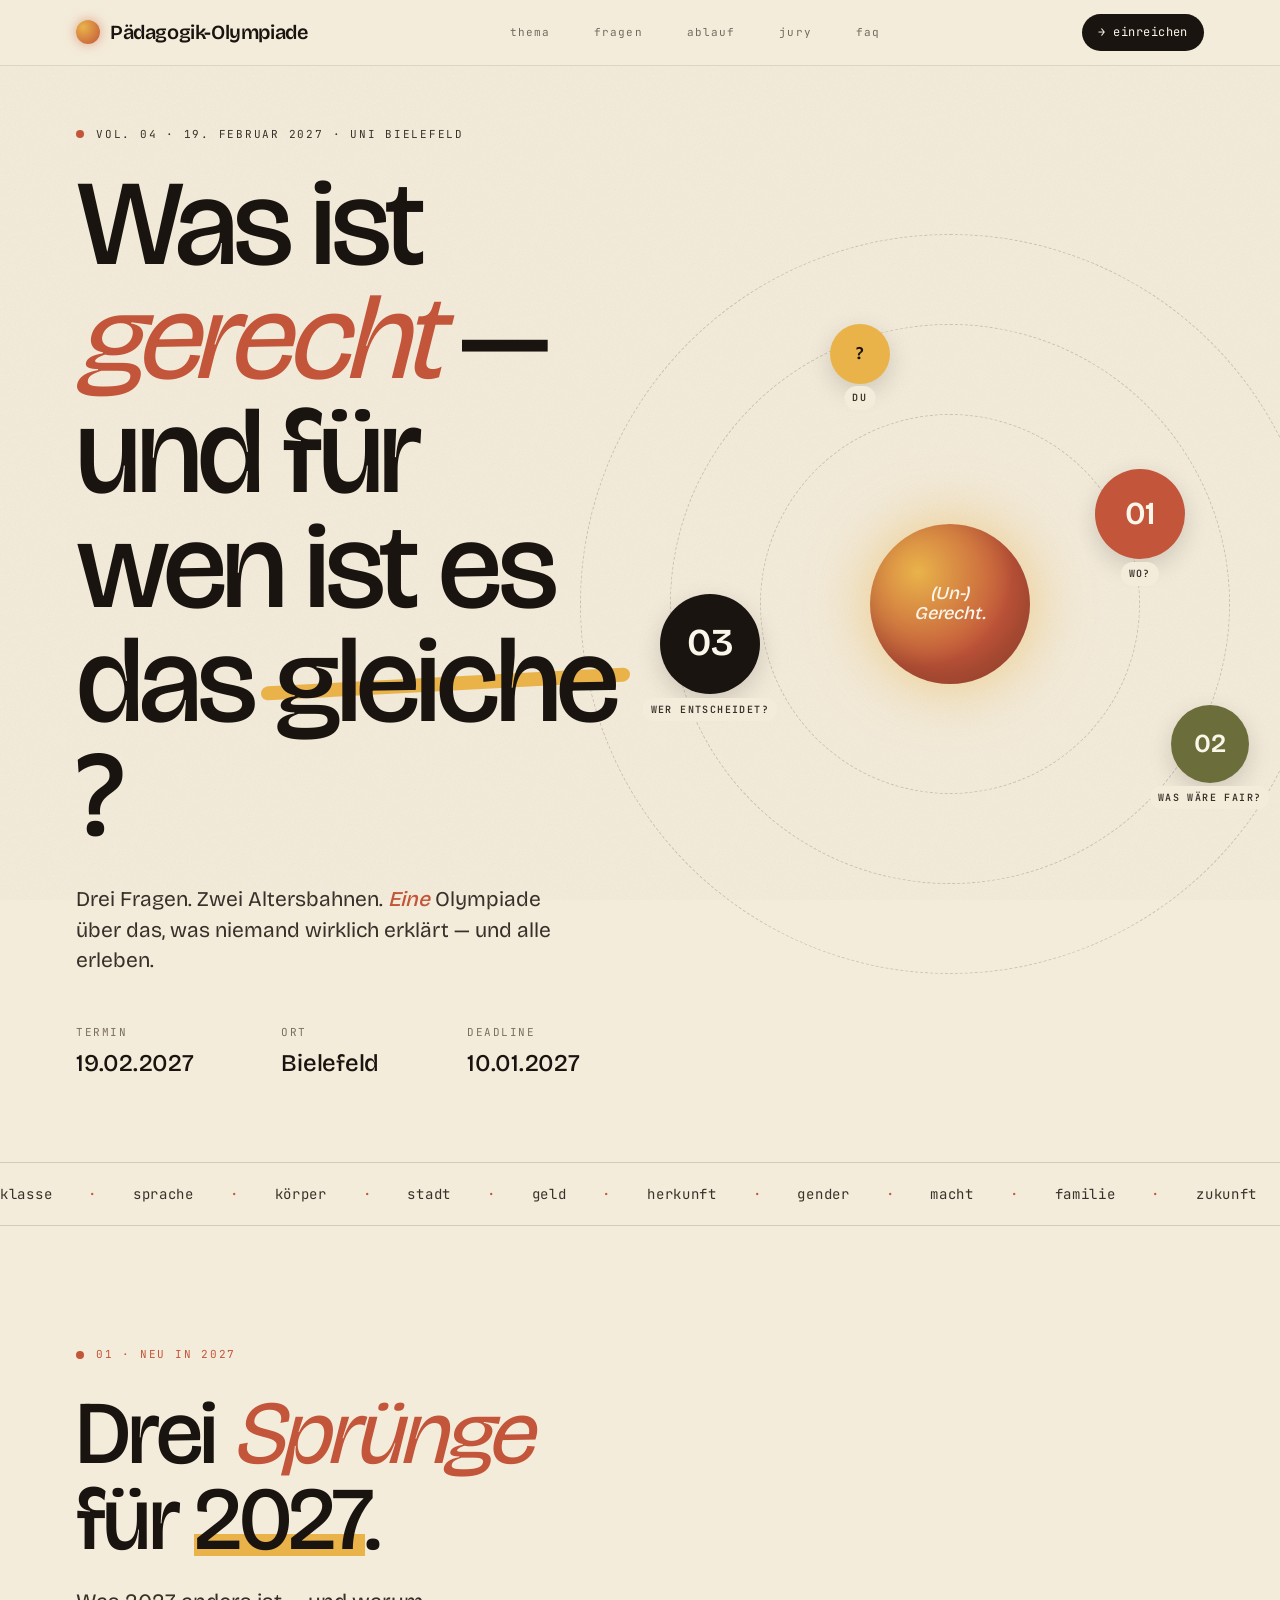
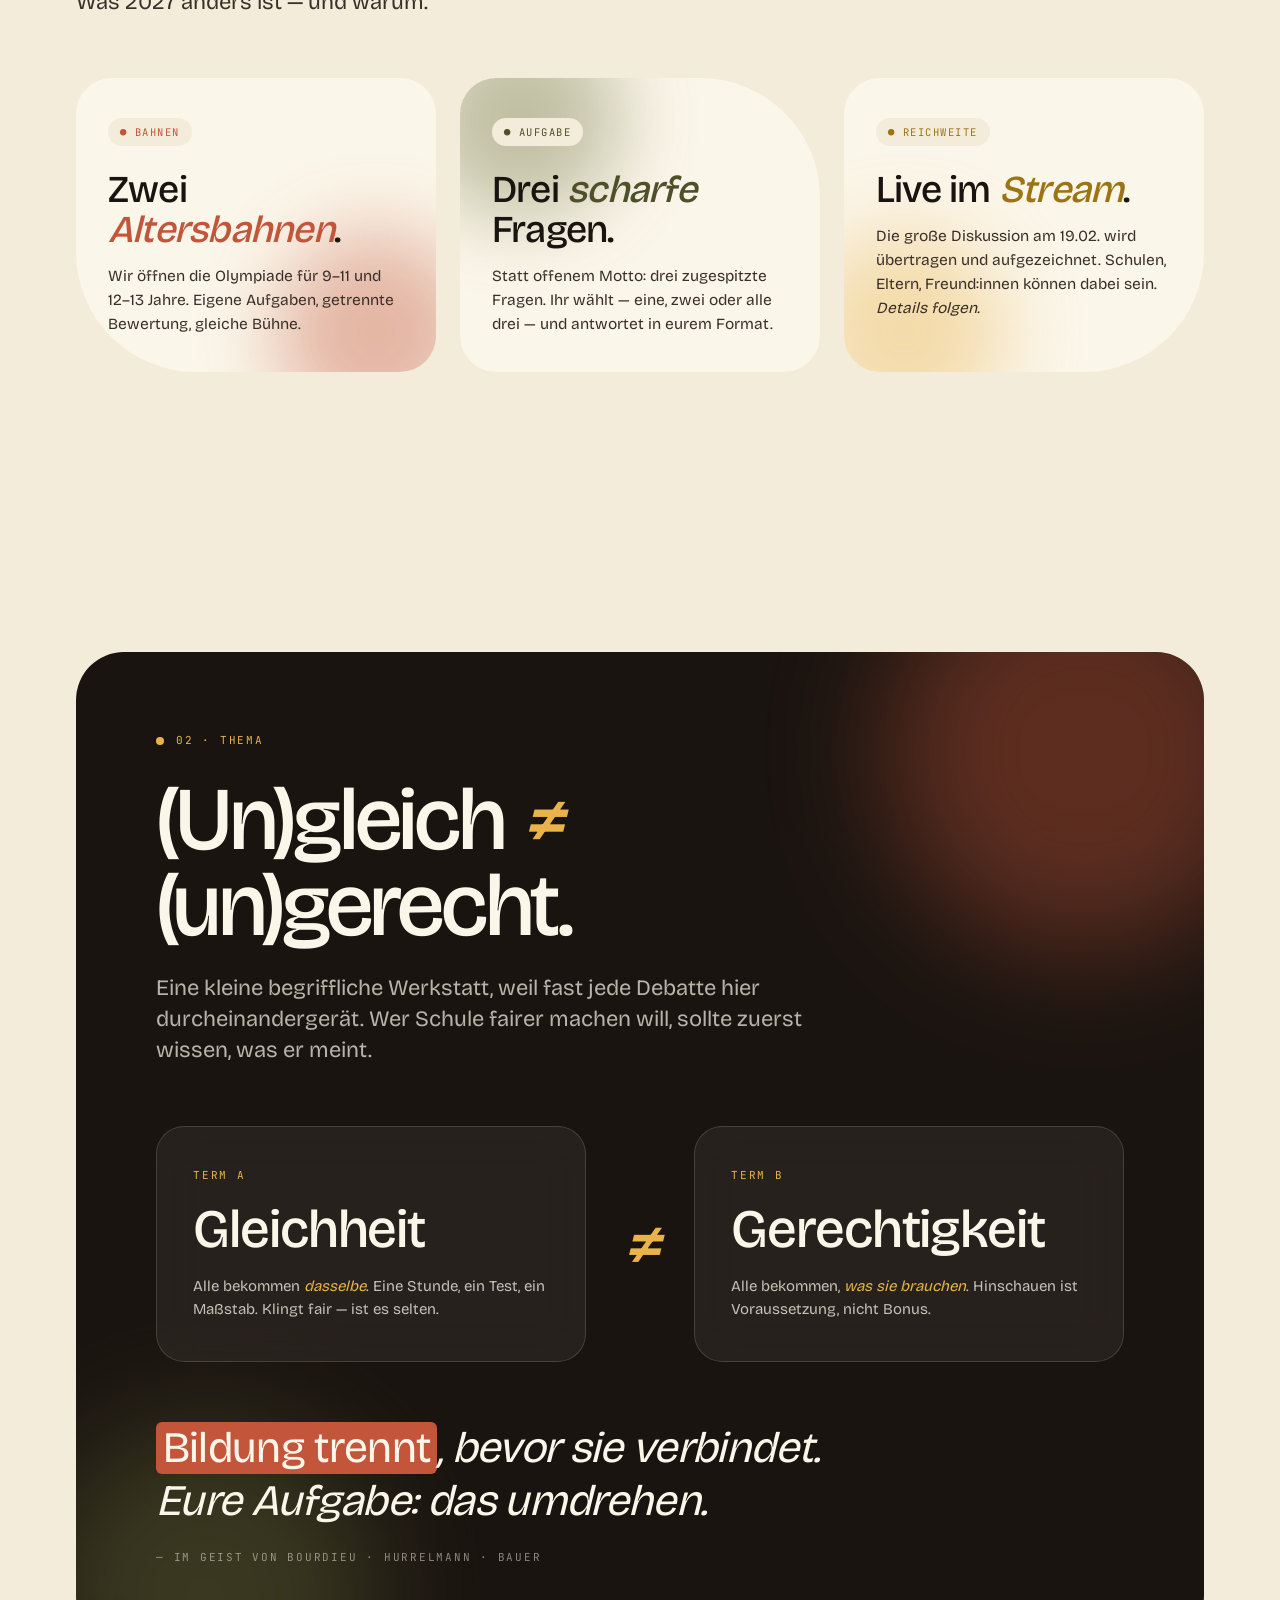
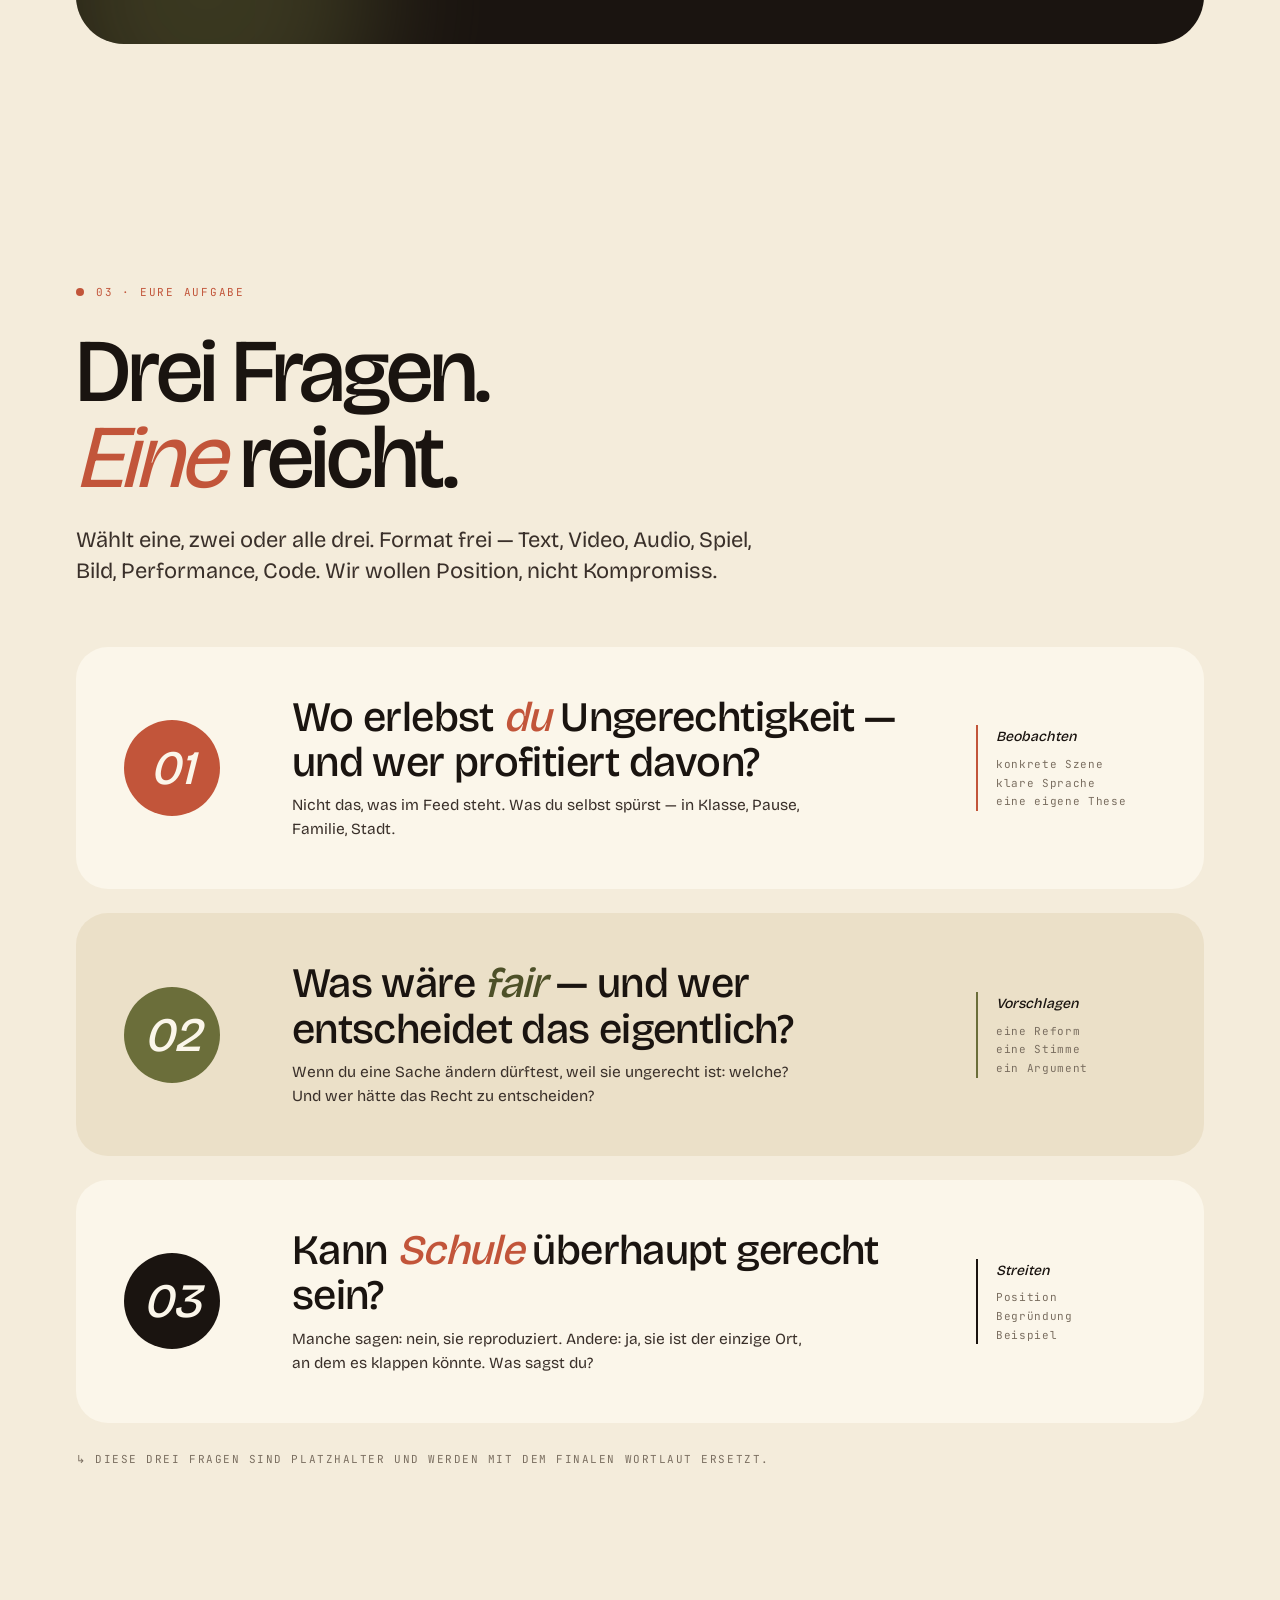
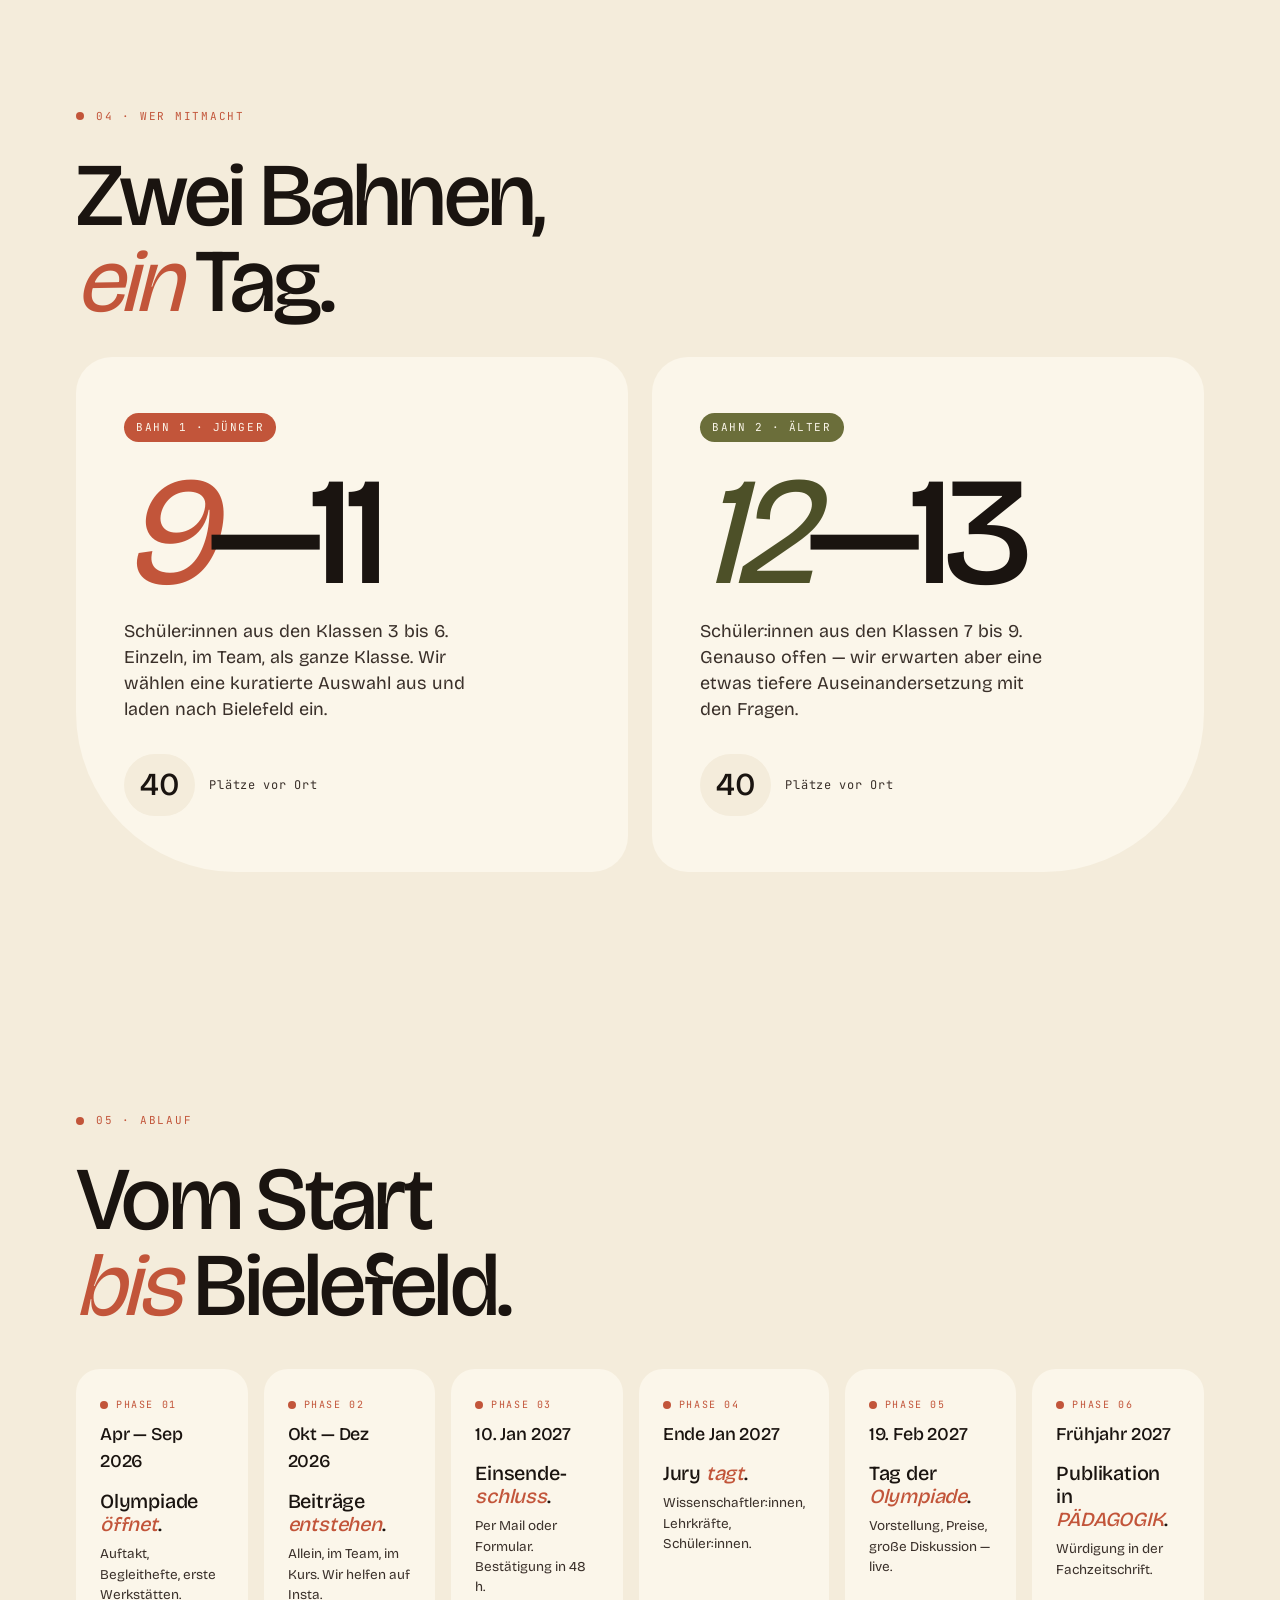
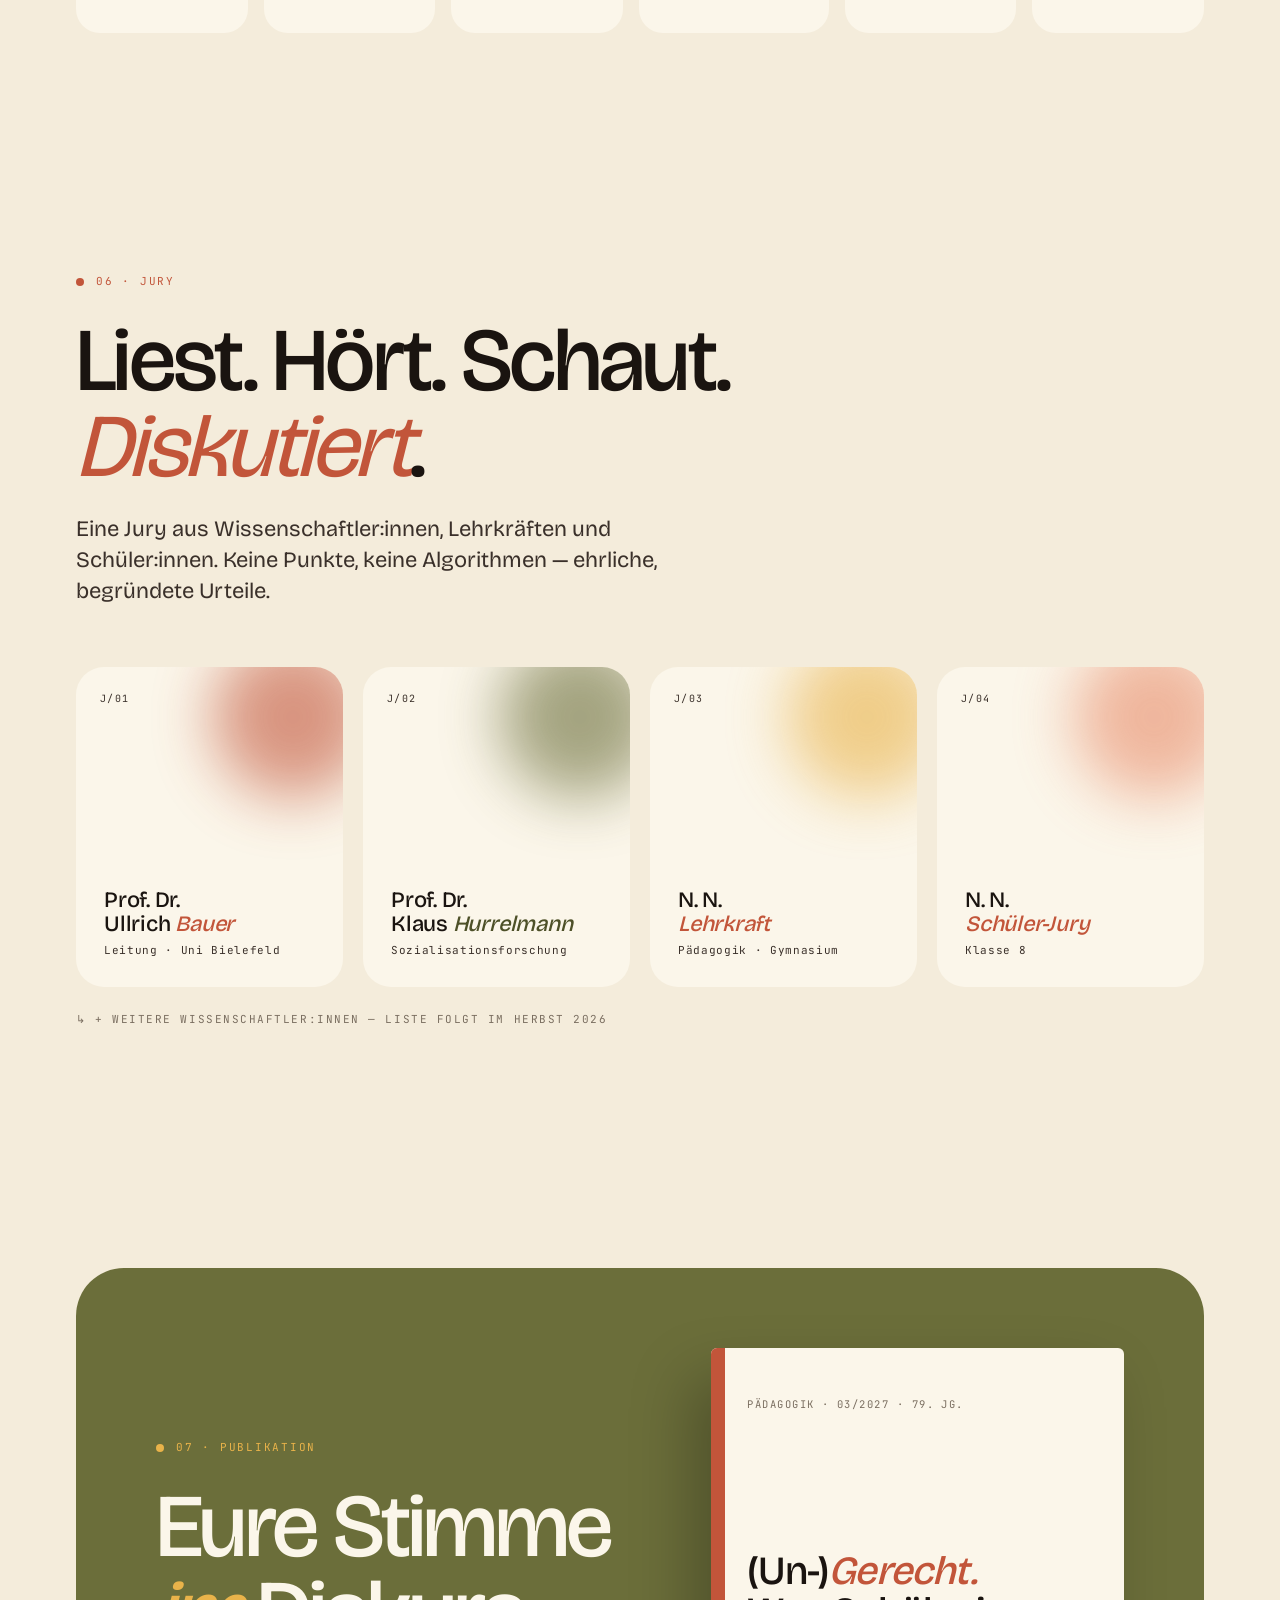
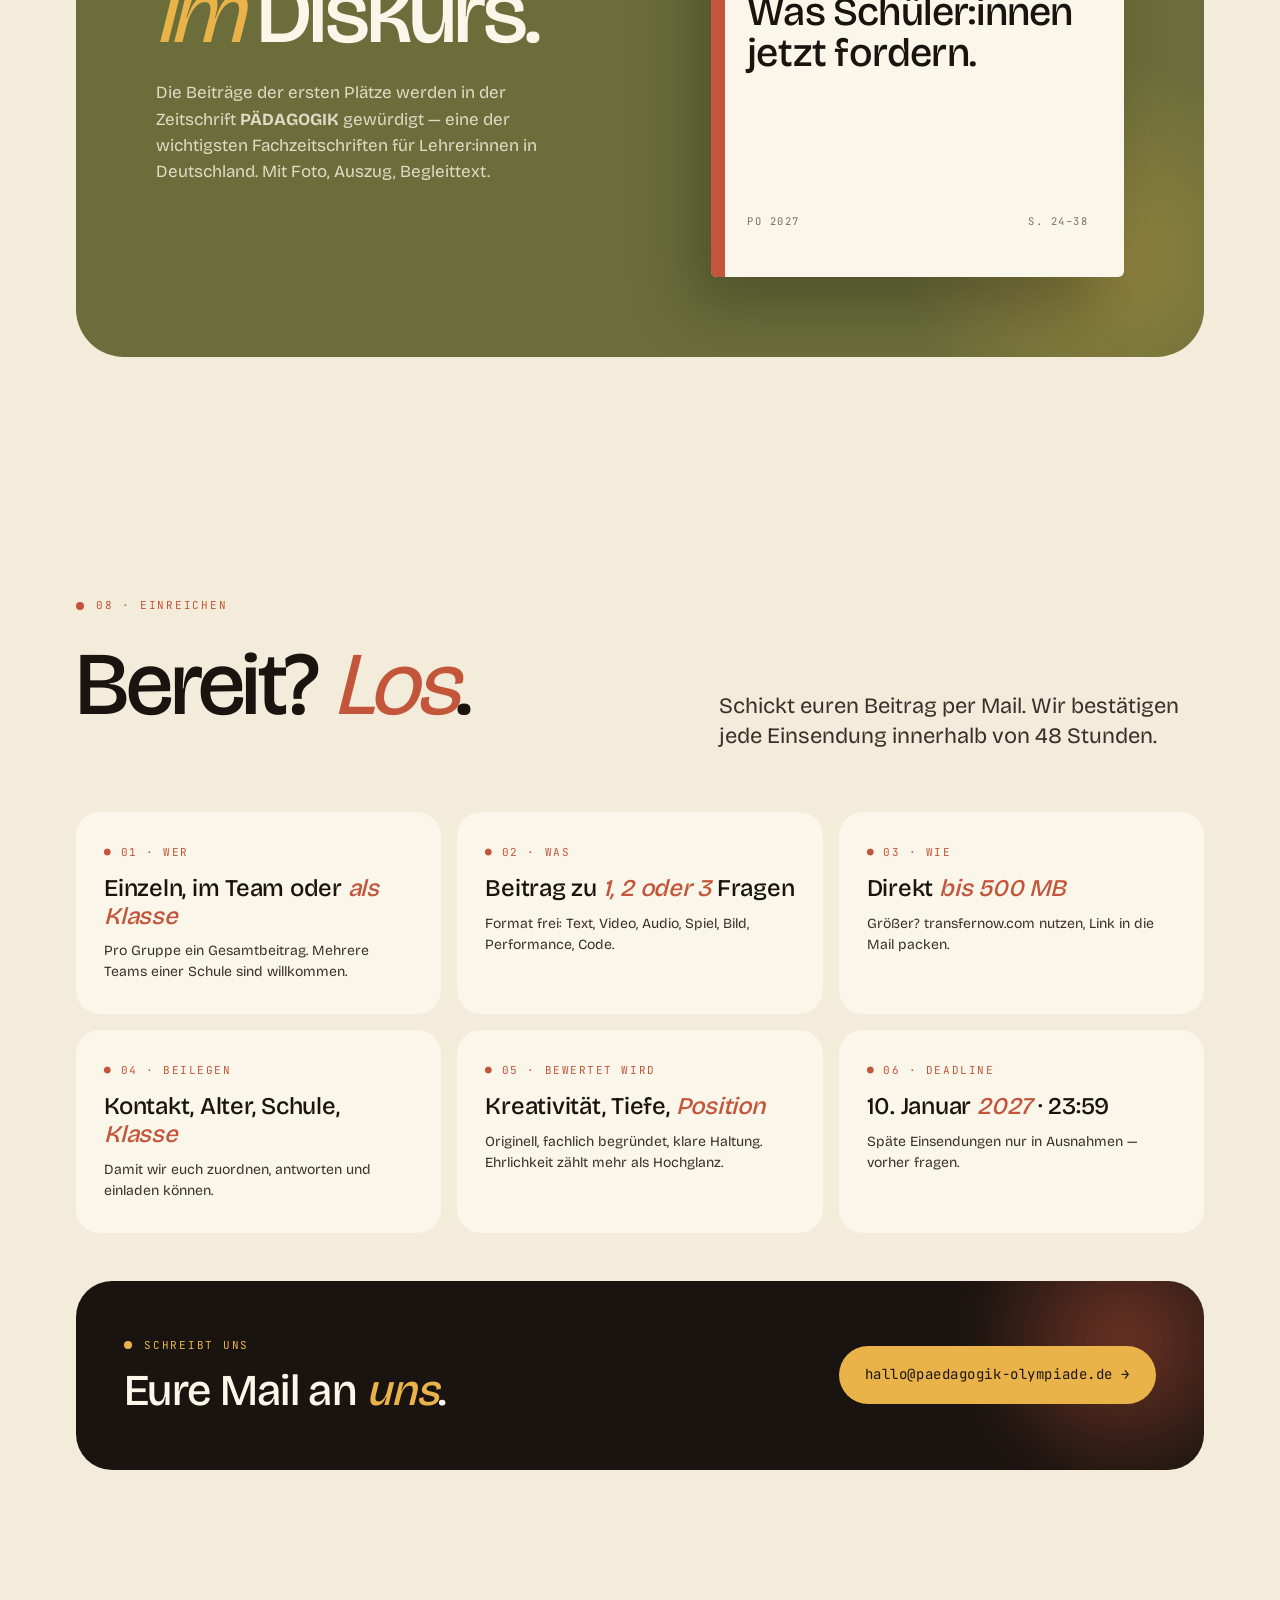
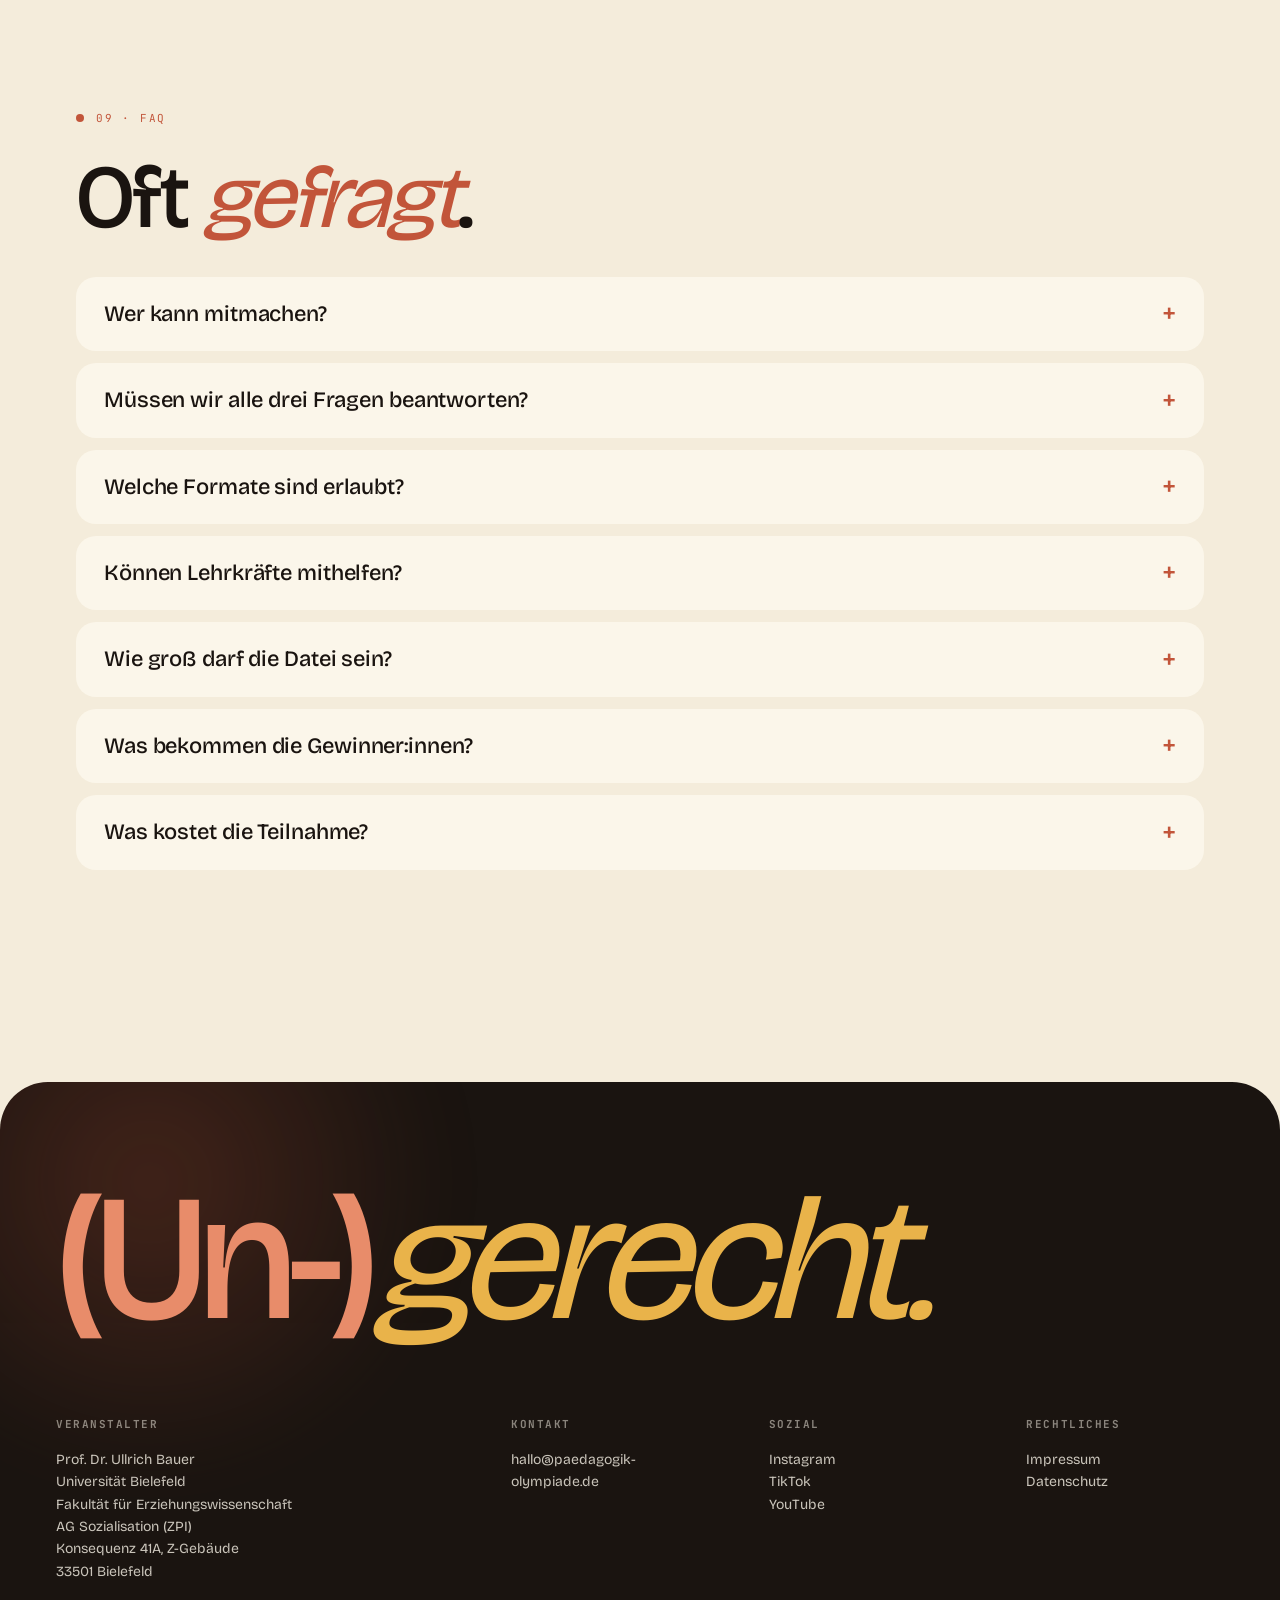
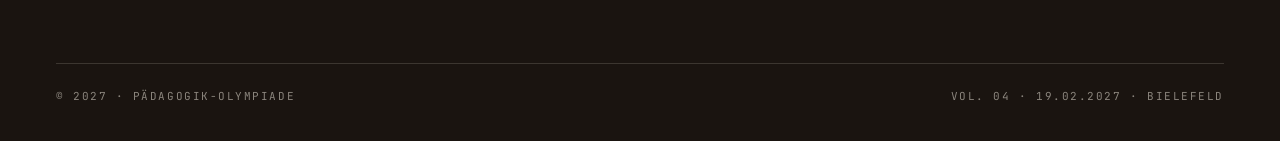
<file: p-dagogik-olympiade-reloaded/project/variants/c-constellation.html>
<!doctype html>
<html lang="de">
<head>
<meta charset="utf-8">
<title>Pädagogik-Olympiade 2027 — Question Constellation</title>
<meta name="viewport" content="width=device-width, initial-scale=1">
<link rel="preconnect" href="https://fonts.googleapis.com">
<link rel="preconnect" href="https://fonts.gstatic.com" crossorigin>
<link href="https://fonts.googleapis.com/css2?family=Bricolage+Grotesque:opsz,wght@12..96,300;12..96,400;12..96,500;12..96,600;12..96,700&family=JetBrains+Mono:ital,wght@0,400;0,500;1,400&display=swap" rel="stylesheet">
<style>
  :root{
    --bg:#f4ecdb;
    --bg-2:#ebe0c8;
    --ink:#1a1410;
    --ink-2:#3a302a;
    --terra:#c2553a;
    --terra-2:#e88c6a;
    --olive:#6b6e3a;
    --olive-2:#aab075;
    --olive-deep:#4d5028;
    --gold:#e9b34a;
    --cream:#fbf6ea;
    --muted:#7a6e60;
    --ease:cubic-bezier(.22,.7,.25,1);
  }
  *{box-sizing:border-box;margin:0;padding:0}
  html,body{background:var(--bg);color:var(--ink);font-family:'Bricolage Grotesque',sans-serif;font-size:17px;line-height:1.55;overflow-x:hidden}
  .mono{font-family:'JetBrains Mono',monospace}
  a{color:inherit}
  .wrap{max-width:1240px;margin:0 auto;padding:0 56px;position:relative}

  /* grainy paper */
  body::before{content:"";position:fixed;inset:0;pointer-events:none;z-index:1;background-image:url("data:image/svg+xml;utf8,<svg xmlns='http://www.w3.org/2000/svg' width='200' height='200'><filter id='n'><feTurbulence type='fractalNoise' baseFrequency='.85' numOctaves='2'/></filter><rect width='200' height='200' filter='url(%23n)' opacity='.22'/></svg>");mix-blend-mode:multiply;opacity:.4}

  /* ── NAV ──────────────────────────────────── */
  nav.top{position:sticky;top:0;z-index:30;backdrop-filter:saturate(1.1) blur(14px);-webkit-backdrop-filter:saturate(1.1) blur(14px);background:rgba(244,236,219,.75);border-bottom:1px solid rgba(26,20,16,.1)}
  nav.top .row{display:flex;align-items:center;justify-content:space-between;padding:14px 56px;max-width:1240px;margin:0 auto}
  nav.top .logo{font-family:'Bricolage Grotesque',sans-serif;font-weight:600;font-size:20px;letter-spacing:-.02em;display:flex;align-items:center;gap:10px}
  nav.top .logo .glyph{width:24px;height:24px;border-radius:50%;background:radial-gradient(circle at 30% 30%,var(--gold),var(--terra));box-shadow:0 0 12px rgba(194,85,58,.5);animation:pulse 3s ease-in-out infinite alternate}
  @keyframes pulse{from{transform:scale(1)}to{transform:scale(1.12)}}
  nav.top .links{display:flex;gap:24px;font-family:'JetBrains Mono',monospace;font-size:11px;letter-spacing:.1em;text-transform:lowercase}
  nav.top .links a{text-decoration:none;opacity:.6;transition:opacity .2s,color .2s;padding:6px 10px;border-radius:999px}
  nav.top .links a:hover{opacity:1;background:rgba(26,20,16,.06)}
  nav.top .cta{font-family:'JetBrains Mono',monospace;font-size:12px;padding:9px 16px;background:var(--ink);color:var(--cream);text-decoration:none;border-radius:999px;letter-spacing:.04em;display:inline-flex;align-items:center;gap:6px;transition:transform .25s var(--ease)}
  nav.top .cta:hover{transform:translateY(-1px) rotate(-1deg)}

  /* ── HERO — constellation ─────────────────── */
  .hero{position:relative;padding:60px 0 0;min-height:920px;overflow:hidden}
  .hero .center{display:grid;grid-template-columns:1.1fr 1fr;gap:60px;align-items:center;min-height:780px;position:relative;z-index:3}
  .hero .text{position:relative;z-index:5}
  .hero .eyebrow{display:flex;align-items:center;gap:12px;font-family:'JetBrains Mono',monospace;font-size:11px;letter-spacing:.16em;text-transform:uppercase;color:var(--ink-2);margin-bottom:24px}
  .hero .eyebrow .ping{width:8px;height:8px;border-radius:50%;background:var(--terra);box-shadow:0 0 0 0 rgba(194,85,58,.5);animation:ping 2s ease-out infinite}
  @keyframes ping{0%{box-shadow:0 0 0 0 rgba(194,85,58,.5)}100%{box-shadow:0 0 0 16px rgba(194,85,58,0)}}
  .hero h1{font-family:'Bricolage Grotesque',sans-serif;font-weight:500;font-size:clamp(64px,9.5vw,140px);line-height:.94;letter-spacing:-.035em;margin-bottom:32px;font-variation-settings:"opsz" 96}
  .hero h1 .q{display:inline-block;color:var(--terra);font-style:italic;font-weight:400;transform-origin:50% 70%;animation:wobble 6s ease-in-out infinite}
  .hero h1 .gleich{position:relative;display:inline-block}
  .hero h1 .gleich::after{content:"";position:absolute;left:-4%;right:-4%;top:48%;height:14px;background:var(--gold);transform:skewY(-3deg) translateY(-2px);z-index:-1;border-radius:99px}
  @keyframes wobble{0%,100%{transform:rotate(-2deg)}50%{transform:rotate(2deg)}}
  .hero p.lead{font-family:'Bricolage Grotesque',sans-serif;font-size:21px;line-height:1.45;color:var(--ink-2);max-width:480px}
  .hero p.lead em{color:var(--terra);font-style:italic;font-weight:500}
  .hero .meta{margin-top:48px;display:grid;grid-template-columns:repeat(3,auto);gap:32px}
  .hero .meta div{font-family:'JetBrains Mono',monospace;font-size:11px;text-transform:uppercase;letter-spacing:.14em;color:var(--muted)}
  .hero .meta b{font-family:'Bricolage Grotesque',sans-serif;font-weight:500;display:block;font-size:24px;letter-spacing:-.01em;color:var(--ink);text-transform:none;margin-top:4px}

  /* orbit visual */
  .hero .orbit{position:relative;height:680px;width:100%}
  .hero .sun{position:absolute;left:50%;top:50%;width:160px;height:160px;border-radius:50%;background:radial-gradient(circle at 30% 30%,var(--gold) 0%,var(--terra) 60%,var(--terra) 100%);box-shadow:0 0 60px rgba(233,179,74,.6),inset -10px -16px 30px rgba(0,0,0,.2);transform:translate(-50%,-50%);z-index:4;display:flex;align-items:center;justify-content:center;color:var(--cream);font-family:'Bricolage Grotesque',sans-serif;font-weight:500;font-size:18px;text-align:center;line-height:1.1;letter-spacing:-.01em;padding:20px}
  .hero .sun span{font-style:italic}
  .hero .ring{position:absolute;left:50%;top:50%;border:1px dashed rgba(26,20,16,.18);border-radius:50%;transform:translate(-50%,-50%)}
  .hero .ring-1{width:380px;height:380px;animation:spin 60s linear infinite}
  .hero .ring-2{width:560px;height:560px;animation:spin 90s linear infinite reverse}
  .hero .ring-3{width:740px;height:740px;animation:spin 120s linear infinite}
  @keyframes spin{from{transform:translate(-50%,-50%) rotate(0)}to{transform:translate(-50%,-50%) rotate(360deg)}}
  .hero .planet{position:absolute;left:50%;top:50%;width:90px;height:90px;border-radius:50%;display:flex;align-items:center;justify-content:center;font-family:'Bricolage Grotesque',sans-serif;font-weight:600;font-size:32px;letter-spacing:-.02em;color:var(--cream);box-shadow:0 8px 24px rgba(0,0,0,.15);z-index:3}
  .hero .planet small{position:absolute;top:104%;left:50%;transform:translateX(-50%);font-family:'JetBrains Mono',monospace;font-size:10px;letter-spacing:.14em;text-transform:uppercase;color:var(--ink-2);background:var(--bg);padding:4px 8px;border-radius:99px;white-space:nowrap}
  .hero .p1{background:var(--terra);transform:translate(calc(-50% + 190px),calc(-50% - 90px));animation:bob 5s ease-in-out infinite}
  .hero .p2{background:var(--olive);transform:translate(calc(-50% + 260px),calc(-50% + 140px));animation:bob 6s ease-in-out infinite -1s;width:78px;height:78px;font-size:26px}
  .hero .p3{background:var(--ink);transform:translate(calc(-50% - 240px),calc(-50% + 40px));animation:bob 7s ease-in-out infinite -2s;width:100px;height:100px;font-size:38px}
  .hero .p4{background:var(--gold);color:var(--ink);transform:translate(calc(-50% - 90px),calc(-50% - 250px));animation:bob 5.5s ease-in-out infinite -3s;width:60px;height:60px;font-size:18px}
  @keyframes bob{0%,100%{translate:0 0}50%{translate:0 -14px}}

  /* horizon strip */
  .hero .strip{position:relative;margin-top:80px;border-top:1px solid rgba(26,20,16,.15);border-bottom:1px solid rgba(26,20,16,.15);padding:18px 0;overflow:hidden;white-space:nowrap;z-index:3;background:var(--bg)}
  .hero .strip .track{display:inline-flex;gap:36px;font-family:'JetBrains Mono',monospace;font-size:14px;text-transform:lowercase;letter-spacing:.05em;animation:flow 40s linear infinite;color:var(--ink-2)}
  .hero .strip .track span{display:inline-flex;align-items:center;gap:36px}
  .hero .strip .track i{color:var(--terra);font-style:normal}
  .hero .strip .track em{font-style:italic;color:var(--olive-deep)}
  @keyframes flow{from{transform:translateX(0)}to{transform:translateX(-50%)}}

  /* ── SECTION SCAFFOLD ─────────────────────── */
  section.s{padding:120px 0;position:relative;z-index:2}
  .ey{display:flex;align-items:center;gap:12px;font-family:'JetBrains Mono',monospace;font-size:11px;letter-spacing:.16em;text-transform:uppercase;color:var(--terra);margin-bottom:28px}
  .ey .dot{width:8px;height:8px;border-radius:50%;background:var(--terra)}
  h2.bighead{font-family:'Bricolage Grotesque',sans-serif;font-weight:500;font-size:clamp(48px,7vw,108px);line-height:.96;letter-spacing:-.03em;margin-bottom:24px;font-variation-settings:"opsz" 96}
  h2.bighead em{font-style:italic;color:var(--terra);font-weight:400}
  h2.bighead .ul{background:linear-gradient(transparent 64%,var(--gold) 64%,var(--gold) 84%,transparent 84%)}
  .deck{font-family:'Bricolage Grotesque',sans-serif;font-size:22px;line-height:1.4;color:var(--ink-2);max-width:680px;margin-bottom:60px}

  /* ── NEU ──────────────────────────────────── */
  .neu .blobs{display:grid;grid-template-columns:repeat(3,1fr);gap:24px;margin-top:20px}
  .neu .blob{position:relative;background:var(--cream);padding:40px 32px 36px;border-radius:36px;overflow:hidden;transition:transform .4s var(--ease);cursor:default}
  .neu .blob:nth-child(1){border-bottom-left-radius:120px}
  .neu .blob:nth-child(2){border-top-right-radius:120px}
  .neu .blob:nth-child(3){border-bottom-right-radius:120px}
  .neu .blob:hover{transform:translateY(-6px) rotate(-.5deg)}
  .neu .blob::before{content:"";position:absolute;width:200px;height:200px;border-radius:50%;filter:blur(40px);opacity:.4;z-index:0}
  .neu .blob:nth-child(1)::before{background:var(--terra);bottom:-60px;right:-40px}
  .neu .blob:nth-child(2)::before{background:var(--olive);top:-60px;left:-40px}
  .neu .blob:nth-child(3)::before{background:var(--gold);bottom:-60px;left:-40px}
  .neu .blob > *{position:relative;z-index:2}
  .neu .blob .badge{display:inline-flex;align-items:center;gap:8px;font-family:'JetBrains Mono',monospace;font-size:10.5px;letter-spacing:.14em;text-transform:uppercase;background:var(--bg);padding:6px 12px;border-radius:99px;margin-bottom:24px;color:var(--terra)}
  .neu .blob:nth-child(2) .badge{color:var(--olive-deep)}
  .neu .blob:nth-child(3) .badge{color:#9c7414}
  .neu .blob h3{font-family:'Bricolage Grotesque',sans-serif;font-weight:500;font-size:38px;line-height:1.05;letter-spacing:-.02em;margin-bottom:14px}
  .neu .blob h3 em{font-style:italic;color:var(--terra)}
  .neu .blob:nth-child(2) h3 em{color:var(--olive-deep)}
  .neu .blob:nth-child(3) h3 em{color:#9c7414}
  .neu .blob p{color:var(--ink-2);font-size:15.5px;line-height:1.55}

  /* ── THEMA ────────────────────────────────── */
  .thema{position:relative}
  .thema .canvas{position:relative;margin-top:40px;padding:80px;background:var(--ink);color:var(--cream);border-radius:48px;overflow:hidden}
  .thema .canvas::before,.thema .canvas::after{content:"";position:absolute;border-radius:50%;filter:blur(60px);opacity:.4}
  .thema .canvas::before{width:400px;height:400px;background:var(--terra);top:-100px;right:-80px}
  .thema .canvas::after{width:340px;height:340px;background:var(--olive);bottom:-120px;left:-40px}
  .thema .canvas > *{position:relative;z-index:2}
  .thema .canvas .ey{color:var(--gold)}
  .thema .canvas .ey .dot{background:var(--gold)}
  .thema h2.bighead{color:var(--cream)}
  .thema h2.bighead em{color:var(--gold)}
  .thema .deck{color:rgba(251,246,234,.7)}
  .thema .pair{display:grid;grid-template-columns:1fr 60px 1fr;align-items:center;margin-top:48px;gap:24px}
  .thema .pair .card{background:rgba(251,246,234,.06);border:1px solid rgba(251,246,234,.14);border-radius:28px;padding:40px 36px;backdrop-filter:blur(20px)}
  .thema .pair .card .k{font-family:'JetBrains Mono',monospace;font-size:11px;letter-spacing:.16em;text-transform:uppercase;color:var(--gold);margin-bottom:18px}
  .thema .pair .card .v{font-family:'Bricolage Grotesque',sans-serif;font-weight:500;font-size:54px;line-height:1.02;letter-spacing:-.02em;margin-bottom:18px}
  .thema .pair .card .v em{font-style:italic;color:var(--gold)}
  .thema .pair .card p{color:rgba(251,246,234,.75);font-size:15px}
  .thema .pair .op{font-family:'Bricolage Grotesque',sans-serif;font-style:italic;font-weight:400;font-size:80px;text-align:center;color:var(--gold)}
  .thema .pull{margin-top:60px;font-family:'Bricolage Grotesque',sans-serif;font-style:italic;font-size:clamp(28px,3.4vw,52px);line-height:1.2;letter-spacing:-.015em;max-width:920px;color:var(--cream);font-weight:400}
  .thema .pull .hl{background:var(--terra);padding:0 .15em;border-radius:6px;font-style:normal}
  .thema .pull .who{display:block;margin-top:24px;font-family:'JetBrains Mono',monospace;font-style:normal;font-size:11px;letter-spacing:.16em;text-transform:uppercase;color:rgba(251,246,234,.5)}

  /* ── DREI FRAGEN ──────────────────────────── */
  .fragen .stack{margin-top:40px;display:grid;gap:24px}
  .fragen .q{position:relative;background:var(--cream);border-radius:32px;padding:48px;display:grid;grid-template-columns:120px 1fr 180px;gap:48px;align-items:center;overflow:hidden;transition:transform .35s var(--ease)}
  .fragen .q:hover{transform:translateX(8px)}
  .fragen .q:nth-child(2){background:var(--bg-2)}
  .fragen .q .num{position:relative;width:96px;height:96px;border-radius:50%;display:flex;align-items:center;justify-content:center;font-family:'Bricolage Grotesque',sans-serif;font-style:italic;font-size:48px;font-weight:500;color:var(--cream)}
  .fragen .q:nth-child(1) .num{background:var(--terra)}
  .fragen .q:nth-child(2) .num{background:var(--olive)}
  .fragen .q:nth-child(3) .num{background:var(--ink)}
  .fragen .q h3{font-family:'Bricolage Grotesque',sans-serif;font-weight:500;font-size:clamp(28px,3.3vw,42px);line-height:1.08;letter-spacing:-.015em;margin-bottom:8px}
  .fragen .q h3 em{font-style:italic;color:var(--terra)}
  .fragen .q:nth-child(2) h3 em{color:var(--olive-deep)}
  .fragen .q p{color:var(--ink-2);font-size:15.5px;max-width:520px}
  .fragen .q .hint{font-family:'JetBrains Mono',monospace;font-size:11px;letter-spacing:.06em;color:var(--muted);line-height:1.7;border-left:2px solid var(--terra);padding-left:18px}
  .fragen .q:nth-child(2) .hint{border-color:var(--olive)}
  .fragen .q:nth-child(3) .hint{border-color:var(--ink)}
  .fragen .q .hint b{display:block;font-family:'Bricolage Grotesque',sans-serif;font-weight:500;font-size:14px;color:var(--ink);text-transform:none;letter-spacing:0;margin-bottom:6px;font-style:italic}
  .fragen .note{margin-top:28px;font-family:'JetBrains Mono',monospace;font-size:11px;letter-spacing:.14em;text-transform:uppercase;color:var(--muted)}

  /* ── WER ──────────────────────────────────── */
  .wer .split{display:grid;grid-template-columns:1fr 1fr;gap:24px;margin-top:32px}
  .wer .lane{background:var(--cream);border-radius:36px;padding:56px 48px;position:relative;overflow:hidden}
  .wer .lane:nth-child(1){border-bottom-left-radius:160px}
  .wer .lane:nth-child(2){border-bottom-right-radius:160px}
  .wer .lane .badge{font-family:'JetBrains Mono',monospace;font-size:11px;letter-spacing:.14em;text-transform:uppercase;display:inline-block;padding:6px 12px;border-radius:99px;background:var(--terra);color:var(--cream);margin-bottom:24px}
  .wer .lane:nth-child(2) .badge{background:var(--olive)}
  .wer .lane .age{font-family:'Bricolage Grotesque',sans-serif;font-weight:500;font-size:clamp(96px,12vw,180px);line-height:.86;letter-spacing:-.035em;color:var(--ink)}
  .wer .lane .age em{font-style:italic;color:var(--terra);font-weight:400}
  .wer .lane:nth-child(2) .age em{color:var(--olive-deep)}
  .wer .lane p{margin-top:20px;font-family:'Bricolage Grotesque',sans-serif;font-size:18px;color:var(--ink-2);max-width:360px;line-height:1.45}
  .wer .lane .pl{margin-top:32px;display:flex;align-items:center;gap:14px;font-family:'JetBrains Mono',monospace;font-size:12px;letter-spacing:.06em;color:var(--ink-2)}
  .wer .lane .pl b{font-family:'Bricolage Grotesque',sans-serif;font-weight:500;font-size:32px;background:var(--bg);padding:6px 16px;border-radius:99px;letter-spacing:-.01em;color:var(--ink)}

  /* ── ABLAUF ──────────────────────────────── */
  .ablauf .path{position:relative;margin-top:40px;display:grid;grid-template-columns:repeat(6,1fr);gap:16px}
  .ablauf .step{background:var(--cream);border-radius:24px;padding:28px 24px;position:relative;transition:transform .3s var(--ease),background .3s var(--ease)}
  .ablauf .step:hover{transform:translateY(-6px);background:var(--bg-2)}
  .ablauf .step .ph{font-family:'JetBrains Mono',monospace;font-size:10px;letter-spacing:.16em;text-transform:uppercase;color:var(--terra);margin-bottom:8px}
  .ablauf .step .ph::before{content:"";display:inline-block;width:8px;height:8px;border-radius:50%;background:var(--terra);margin-right:8px;vertical-align:middle}
  .ablauf .step .when{font-family:'Bricolage Grotesque',sans-serif;font-weight:500;font-size:18px;letter-spacing:-.01em;margin-bottom:14px;color:var(--ink)}
  .ablauf .step h4{font-family:'Bricolage Grotesque',sans-serif;font-weight:500;font-size:20px;line-height:1.15;letter-spacing:-.01em;margin-bottom:8px}
  .ablauf .step h4 em{font-style:italic;color:var(--terra)}
  .ablauf .step p{font-size:13.5px;color:var(--ink-2);line-height:1.5}

  /* ── JURY ─────────────────────────────────── */
  .jury .heads{display:grid;grid-template-columns:repeat(4,1fr);gap:20px;margin-top:40px}
  .jury .head{position:relative;background:var(--cream);border-radius:28px;padding:28px;aspect-ratio:1/1.2;display:flex;flex-direction:column;justify-content:flex-end;overflow:hidden;transition:transform .35s var(--ease)}
  .jury .head:hover{transform:translateY(-4px) rotate(-.5deg)}
  .jury .head::before{content:"";position:absolute;width:160px;height:160px;border-radius:50%;filter:blur(30px);opacity:.6;top:-30px;right:-30px}
  .jury .head:nth-child(1)::before{background:var(--terra)}
  .jury .head:nth-child(2)::before{background:var(--olive)}
  .jury .head:nth-child(3)::before{background:var(--gold)}
  .jury .head:nth-child(4)::before{background:var(--terra-2)}
  .jury .head .badge{position:absolute;top:24px;left:24px;font-family:'JetBrains Mono',monospace;font-size:10px;letter-spacing:.14em;color:var(--ink-2)}
  .jury .head .name{font-family:'Bricolage Grotesque',sans-serif;font-weight:500;font-size:22px;line-height:1.1;letter-spacing:-.01em;position:relative;z-index:2}
  .jury .head .name em{font-style:italic;color:var(--terra)}
  .jury .head:nth-child(2) .name em{color:var(--olive-deep)}
  .jury .head .role{font-family:'JetBrains Mono',monospace;font-size:11px;letter-spacing:.06em;color:var(--ink-2);margin-top:6px;position:relative;z-index:2}
  .jury .more{margin-top:24px;font-family:'JetBrains Mono',monospace;font-size:11px;letter-spacing:.14em;text-transform:uppercase;color:var(--muted)}

  /* ── PUBLIKATION ──────────────────────────── */
  .pub{padding-top:120px}
  .pub .canvas{background:var(--olive);color:var(--cream);border-radius:48px;padding:80px;display:grid;grid-template-columns:1.2fr 1fr;gap:60px;align-items:center;position:relative;overflow:hidden}
  .pub .canvas::after{content:"";position:absolute;width:400px;height:400px;border-radius:50%;background:radial-gradient(circle,rgba(233,179,74,.3),transparent 70%);right:-100px;bottom:-100px}
  .pub .canvas .ey{color:var(--gold);position:relative;z-index:2}
  .pub .canvas .ey .dot{background:var(--gold)}
  .pub h2.bighead{color:var(--cream);position:relative;z-index:2}
  .pub h2.bighead em{color:var(--gold)}
  .pub .canvas p{color:rgba(251,246,234,.8);font-size:17px;max-width:420px;position:relative;z-index:2}
  .pub .mag{background:var(--cream);color:var(--ink);border-radius:6px;padding:48px 36px;aspect-ratio:.78;display:flex;flex-direction:column;justify-content:space-between;transform:rotate(-2deg);box-shadow:-20px 30px 60px rgba(0,0,0,.25);position:relative;z-index:2}
  .pub .mag::before{content:"";position:absolute;left:0;top:0;bottom:0;width:14px;background:var(--terra);border-radius:6px 0 0 6px}
  .pub .mag .meta{font-family:'JetBrains Mono',monospace;font-size:10.5px;letter-spacing:.14em;text-transform:uppercase;color:var(--muted)}
  .pub .mag .title{font-family:'Bricolage Grotesque',sans-serif;font-weight:500;font-size:40px;line-height:1.02;letter-spacing:-.02em}
  .pub .mag .title em{font-style:italic;color:var(--terra)}
  .pub .mag .foot{font-family:'JetBrains Mono',monospace;font-size:10.5px;letter-spacing:.14em;text-transform:uppercase;color:var(--muted);display:flex;justify-content:space-between}

  /* ── EINREICHEN ───────────────────────────── */
  .einreichen{padding:140px 0 100px}
  .einreichen .head{display:grid;grid-template-columns:1.2fr 1fr;gap:60px;align-items:end;margin-bottom:60px}
  .einreichen .reqs{display:grid;grid-template-columns:repeat(3,1fr);gap:16px}
  .einreichen .req{background:var(--cream);border-radius:24px;padding:32px 28px;transition:transform .3s var(--ease),background .3s var(--ease)}
  .einreichen .req:hover{transform:translateY(-4px);background:var(--bg-2)}
  .einreichen .req .k{font-family:'JetBrains Mono',monospace;font-size:11px;letter-spacing:.14em;text-transform:uppercase;color:var(--terra);margin-bottom:14px;display:flex;align-items:center;gap:8px}
  .einreichen .req .k::before{content:"●";color:var(--terra)}
  .einreichen .req .v{font-family:'Bricolage Grotesque',sans-serif;font-weight:500;font-size:24px;line-height:1.15;letter-spacing:-.01em;margin-bottom:10px}
  .einreichen .req .v em{font-style:italic;color:var(--terra)}
  .einreichen .req small{font-size:14px;color:var(--ink-2);line-height:1.5;display:block}
  .einreichen .mailcard{margin-top:48px;background:var(--ink);color:var(--cream);border-radius:36px;padding:56px 48px;display:grid;grid-template-columns:1fr auto;align-items:center;gap:40px;position:relative;overflow:hidden}
  .einreichen .mailcard::before{content:"";position:absolute;width:320px;height:320px;border-radius:50%;background:radial-gradient(circle,var(--terra),transparent 70%);opacity:.5;filter:blur(20px);right:-80px;top:-100px}
  .einreichen .mailcard > *{position:relative;z-index:2}
  .einreichen .mailcard .ey{color:var(--gold);margin-bottom:14px}
  .einreichen .mailcard .ey .dot{background:var(--gold)}
  .einreichen .mailcard h3{font-family:'Bricolage Grotesque',sans-serif;font-weight:500;font-size:44px;line-height:1.05;letter-spacing:-.015em;color:var(--cream)}
  .einreichen .mailcard h3 em{font-style:italic;color:var(--gold)}
  .einreichen .mailcard a{font-family:'JetBrains Mono',monospace;font-size:14px;text-decoration:none;background:var(--gold);color:var(--ink);padding:18px 26px;border-radius:99px;letter-spacing:.04em;display:inline-flex;align-items:center;gap:10px;transition:transform .25s var(--ease)}
  .einreichen .mailcard a:hover{transform:translateY(-2px) rotate(-1deg)}

  /* ── FAQ ──────────────────────────────────── */
  .faq details{background:var(--cream);border-radius:20px;padding:24px 28px;margin-bottom:12px;cursor:pointer;transition:background .25s var(--ease)}
  .faq details:hover{background:var(--bg-2)}
  .faq details[open]{background:var(--bg-2)}
  .faq summary{font-family:'Bricolage Grotesque',sans-serif;font-weight:500;font-size:22px;line-height:1.2;letter-spacing:-.005em;list-style:none;display:flex;justify-content:space-between;align-items:center;gap:24px}
  .faq summary::-webkit-details-marker{display:none}
  .faq summary::after{content:"+";font-size:28px;color:var(--terra);transition:transform .3s var(--ease);line-height:.7}
  .faq details[open] summary::after{transform:rotate(45deg)}
  .faq details p{margin-top:14px;color:var(--ink-2);font-size:15.5px;max-width:780px}

  /* ── FOOTER ───────────────────────────────── */
  footer{background:var(--ink);color:var(--cream);padding:100px 56px 36px;border-radius:48px 48px 0 0;margin-top:80px;position:relative;overflow:hidden}
  footer::before{content:"";position:absolute;width:600px;height:600px;border-radius:50%;background:radial-gradient(circle,var(--terra),transparent 70%);opacity:.25;filter:blur(40px);left:-150px;top:-200px}
  footer .inner{max-width:1240px;margin:0 auto;position:relative;z-index:2}
  footer .word{font-family:'Bricolage Grotesque',sans-serif;font-weight:500;font-size:clamp(80px,14vw,232px);line-height:.86;letter-spacing:-.04em;color:var(--cream);font-variation-settings:"opsz" 96}
  footer .word em{font-style:italic;color:var(--gold);font-weight:400}
  footer .word .terra{color:var(--terra-2)}
  footer .meta{margin-top:80px;display:grid;grid-template-columns:2fr 1fr 1fr 1fr;gap:60px}
  footer .meta h5{font-family:'JetBrains Mono',monospace;font-size:11px;letter-spacing:.14em;text-transform:uppercase;color:rgba(251,246,234,.5);margin-bottom:16px}
  footer .meta p,footer .meta a{color:rgba(251,246,234,.78);font-size:14px;line-height:1.6;text-decoration:none;display:block}
  footer .meta a:hover{color:var(--gold)}
  footer .bottom{margin-top:80px;padding-top:24px;border-top:1px solid rgba(251,246,234,.15);display:flex;justify-content:space-between;font-family:'JetBrains Mono',monospace;font-size:11px;letter-spacing:.14em;text-transform:uppercase;color:rgba(251,246,234,.5)}

  /* reveal */
  [data-reveal]{opacity:0;transform:translateY(28px);transition:opacity .85s var(--ease),transform .85s var(--ease)}
  [data-reveal].in{opacity:1;transform:none}

  body.compact section.s{padding:80px 0}
  body.still .hero h1 .q,body.still .hero .ring,body.still .hero .planet,body.still nav.top .logo .glyph,body.still .strip .track,body.still .hero .eyebrow .ping{animation:none!important}
  body.still [data-reveal]{opacity:1;transform:none;transition:none}
</style>
</head>
<body>

<nav class="top">
  <div class="row">
    <div class="logo"><span class="glyph"></span><span>Pädagogik-Olympiade</span></div>
    <div class="links">
      <a href="#thema">thema</a>
      <a href="#fragen">fragen</a>
      <a href="#ablauf">ablauf</a>
      <a href="#jury">jury</a>
      <a href="#faq">faq</a>
    </div>
    <a class="cta" href="#einreichen">→ einreichen</a>
  </div>
</nav>

<!-- HERO -->
<header class="hero">
  <div class="wrap">
    <div class="center">
      <div class="text">
        <div class="eyebrow"><span class="ping"></span><span>Vol. 04 · 19. Februar 2027 · Uni Bielefeld</span></div>
        <h1>Was ist <span class="q">gerecht</span> —<br>und für wen ist es das <span class="gleich">gleiche</span>?</h1>
        <p class="lead">Drei Fragen. Zwei Altersbahnen. <em>Eine</em> Olympiade über das, was niemand wirklich erklärt — und alle erleben.</p>
        <div class="meta">
          <div>Termin<b>19.02.2027</b></div>
          <div>Ort<b>Bielefeld</b></div>
          <div>Deadline<b>10.01.2027</b></div>
        </div>
      </div>
      <div class="orbit" aria-hidden="true">
        <div class="ring ring-1"></div>
        <div class="ring ring-2"></div>
        <div class="ring ring-3"></div>
        <div class="sun"><span>(Un-)<br>Gerecht.</span></div>
        <div class="planet p1">01<small>Wo?</small></div>
        <div class="planet p2">02<small>Was wäre fair?</small></div>
        <div class="planet p3">03<small>Wer entscheidet?</small></div>
        <div class="planet p4">?<small>du</small></div>
      </div>
    </div>
  </div>
  <div class="strip" aria-hidden="true">
    <div class="track">
      <span>klasse <i>·</i> sprache <i>·</i> körper <i>·</i> stadt <i>·</i> geld <i>·</i> herkunft <i>·</i> gender <i>·</i> macht <i>·</i> familie <i>·</i> zukunft <i>·</i> schule <i>·</i> chance</span>
      <span>klasse <i>·</i> sprache <i>·</i> körper <i>·</i> stadt <i>·</i> geld <i>·</i> herkunft <i>·</i> gender <i>·</i> macht <i>·</i> familie <i>·</i> zukunft <i>·</i> schule <i>·</i> chance</span>
    </div>
  </div>
</header>

<!-- NEU -->
<section class="s neu" id="neu">
  <div class="wrap">
    <div class="ey" data-reveal><span class="dot"></span><span>01 · Neu in 2027</span></div>
    <h2 class="bighead" data-reveal>Drei <em>Sprünge</em><br>für <span class="ul">2027</span>.</h2>
    <p class="deck" data-reveal>Was 2027 anders ist — und warum.</p>
    <div class="blobs">
      <article class="blob" data-reveal>
        <span class="badge">● Bahnen</span>
        <h3>Zwei <em>Altersbahnen</em>.</h3>
        <p>Wir öffnen die Olympiade für 9–11 und 12–13 Jahre. Eigene Aufgaben, getrennte Bewertung, gleiche Bühne.</p>
      </article>
      <article class="blob" data-reveal>
        <span class="badge">● Aufgabe</span>
        <h3>Drei <em>scharfe</em> Fragen.</h3>
        <p>Statt offenem Motto: drei zugespitzte Fragen. Ihr wählt — eine, zwei oder alle drei — und antwortet in eurem Format.</p>
      </article>
      <article class="blob" data-reveal>
        <span class="badge">● Reichweite</span>
        <h3>Live im <em>Stream</em>.</h3>
        <p>Die große Diskussion am 19.02. wird übertragen und aufgezeichnet. Schulen, Eltern, Freund:innen können dabei sein. <em>Details folgen.</em></p>
      </article>
    </div>
  </div>
</section>

<!-- THEMA -->
<section class="s thema" id="thema">
  <div class="wrap">
    <div class="canvas">
      <div class="ey" data-reveal><span class="dot"></span><span>02 · Thema</span></div>
      <h2 class="bighead" data-reveal>(Un)gleich <em>≠</em><br>(un)gerecht.</h2>
      <p class="deck" data-reveal>Eine kleine begriffliche Werkstatt, weil fast jede Debatte hier durcheinandergerät. Wer Schule fairer machen will, sollte zuerst wissen, was er meint.</p>

      <div class="pair" data-reveal>
        <div class="card">
          <div class="k">Term A</div>
          <div class="v">Gleichheit</div>
          <p>Alle bekommen <em style="color:var(--gold);font-style:italic">dasselbe</em>. Eine Stunde, ein Test, ein Maßstab. Klingt fair — ist es selten.</p>
        </div>
        <div class="op">≠</div>
        <div class="card">
          <div class="k">Term B</div>
          <div class="v">Gerechtigkeit</div>
          <p>Alle bekommen, <em style="color:var(--gold);font-style:italic">was sie brauchen</em>. Hinschauen ist Voraussetzung, nicht Bonus.</p>
        </div>
      </div>

      <p class="pull" data-reveal>
        <span class="hl">Bildung trennt</span>, bevor sie verbindet.<br>Eure Aufgabe: das umdrehen.
        <span class="who">— im Geist von Bourdieu · Hurrelmann · Bauer</span>
      </p>
    </div>
  </div>
</section>

<!-- FRAGEN -->
<section class="s fragen" id="fragen">
  <div class="wrap">
    <div class="ey" data-reveal><span class="dot"></span><span>03 · Eure Aufgabe</span></div>
    <h2 class="bighead" data-reveal>Drei Fragen.<br><em>Eine</em> reicht.</h2>
    <p class="deck" data-reveal>Wählt eine, zwei oder alle drei. Format frei — Text, Video, Audio, Spiel, Bild, Performance, Code. Wir wollen Position, nicht Kompromiss.</p>

    <div class="stack">
      <div class="q" data-reveal>
        <div class="num">01</div>
        <div><h3>Wo erlebst <em>du</em> Ungerechtigkeit — und wer profitiert davon?</h3><p>Nicht das, was im Feed steht. Was du selbst spürst — in Klasse, Pause, Familie, Stadt.</p></div>
        <div class="hint"><b>Beobachten</b>konkrete Szene<br>klare Sprache<br>eine eigene These</div>
      </div>
      <div class="q" data-reveal>
        <div class="num">02</div>
        <div><h3>Was wäre <em>fair</em> — und wer entscheidet das eigentlich?</h3><p>Wenn du eine Sache ändern dürftest, weil sie ungerecht ist: welche? Und wer hätte das Recht zu entscheiden?</p></div>
        <div class="hint"><b>Vorschlagen</b>eine Reform<br>eine Stimme<br>ein Argument</div>
      </div>
      <div class="q" data-reveal>
        <div class="num">03</div>
        <div><h3>Kann <em>Schule</em> überhaupt gerecht sein?</h3><p>Manche sagen: nein, sie reproduziert. Andere: ja, sie ist der einzige Ort, an dem es klappen könnte. Was sagst du?</p></div>
        <div class="hint"><b>Streiten</b>Position<br>Begründung<br>Beispiel</div>
      </div>
    </div>
    <p class="note">↳ Diese drei Fragen sind Platzhalter und werden mit dem finalen Wortlaut ersetzt.</p>
  </div>
</section>

<!-- WER -->
<section class="s wer" id="wer">
  <div class="wrap">
    <div class="ey" data-reveal><span class="dot"></span><span>04 · Wer mitmacht</span></div>
    <h2 class="bighead" data-reveal>Zwei Bahnen,<br><em>ein</em> Tag.</h2>
    <div class="split">
      <div class="lane" data-reveal>
        <span class="badge">Bahn 1 · jünger</span>
        <div class="age"><em>9</em>—11</div>
        <p>Schüler:innen aus den Klassen 3 bis 6. Einzeln, im Team, als ganze Klasse. Wir wählen eine kuratierte Auswahl aus und laden nach Bielefeld ein.</p>
        <div class="pl"><b>40</b><span>Plätze vor Ort</span></div>
      </div>
      <div class="lane" data-reveal>
        <span class="badge">Bahn 2 · älter</span>
        <div class="age"><em>12</em>—13</div>
        <p>Schüler:innen aus den Klassen 7 bis 9. Genauso offen — wir erwarten aber eine etwas tiefere Auseinandersetzung mit den Fragen.</p>
        <div class="pl"><b>40</b><span>Plätze vor Ort</span></div>
      </div>
    </div>
  </div>
</section>

<!-- ABLAUF -->
<section class="s ablauf" id="ablauf">
  <div class="wrap">
    <div class="ey" data-reveal><span class="dot"></span><span>05 · Ablauf</span></div>
    <h2 class="bighead" data-reveal>Vom Start<br><em>bis</em> Bielefeld.</h2>
    <div class="path" data-reveal>
      <div class="step"><div class="ph">Phase 01</div><div class="when">Apr — Sep 2026</div><h4>Olympiade <em>öffnet</em>.</h4><p>Auftakt, Begleithefte, erste Werkstätten.</p></div>
      <div class="step"><div class="ph">Phase 02</div><div class="when">Okt — Dez 2026</div><h4>Beiträge <em>entstehen</em>.</h4><p>Allein, im Team, im Kurs. Wir helfen auf Insta.</p></div>
      <div class="step"><div class="ph">Phase 03</div><div class="when">10. Jan 2027</div><h4>Einsende-<em>schluss</em>.</h4><p>Per Mail oder Formular. Bestätigung in 48 h.</p></div>
      <div class="step"><div class="ph">Phase 04</div><div class="when">Ende Jan 2027</div><h4>Jury <em>tagt</em>.</h4><p>Wissenschaftler:innen, Lehrkräfte, Schüler:innen.</p></div>
      <div class="step"><div class="ph">Phase 05</div><div class="when">19. Feb 2027</div><h4>Tag der <em>Olympiade</em>.</h4><p>Vorstellung, Preise, große Diskussion — live.</p></div>
      <div class="step"><div class="ph">Phase 06</div><div class="when">Frühjahr 2027</div><h4>Publikation in <em>PÄDAGOGIK</em>.</h4><p>Würdigung in der Fachzeitschrift.</p></div>
    </div>
  </div>
</section>

<!-- JURY -->
<section class="s jury" id="jury">
  <div class="wrap">
    <div class="ey" data-reveal><span class="dot"></span><span>06 · Jury</span></div>
    <h2 class="bighead" data-reveal>Liest. Hört. Schaut.<br><em>Diskutiert</em>.</h2>
    <p class="deck" data-reveal>Eine Jury aus Wissenschaftler:innen, Lehrkräften und Schüler:innen. Keine Punkte, keine Algorithmen — ehrliche, begründete Urteile.</p>
    <div class="heads">
      <div class="head" data-reveal><span class="badge">J/01</span><div class="name">Prof. Dr.<br>Ullrich <em>Bauer</em></div><div class="role">Leitung · Uni Bielefeld</div></div>
      <div class="head" data-reveal><span class="badge">J/02</span><div class="name">Prof. Dr.<br>Klaus <em>Hurrelmann</em></div><div class="role">Sozialisationsforschung</div></div>
      <div class="head" data-reveal><span class="badge">J/03</span><div class="name">N. N.<br><em>Lehrkraft</em></div><div class="role">Pädagogik · Gymnasium</div></div>
      <div class="head" data-reveal><span class="badge">J/04</span><div class="name">N. N.<br><em>Schüler-Jury</em></div><div class="role">Klasse 8</div></div>
    </div>
    <div class="more">↳ + weitere Wissenschaftler:innen — Liste folgt im Herbst 2026</div>
  </div>
</section>

<!-- PUBLIKATION -->
<section class="s pub" id="publikation">
  <div class="wrap">
    <div class="canvas">
      <div data-reveal>
        <div class="ey"><span class="dot"></span><span>07 · Publikation</span></div>
        <h2 class="bighead">Eure Stimme<br><em>im</em> Diskurs.</h2>
        <p>Die Beiträge der ersten Plätze werden in der Zeitschrift <b>PÄDAGOGIK</b> gewürdigt — eine der wichtigsten Fachzeitschriften für Lehrer:innen in Deutschland. Mit Foto, Auszug, Begleittext.</p>
      </div>
      <div class="mag" data-reveal>
        <div class="meta">Pädagogik · 03/2027 · 79. Jg.</div>
        <div class="title">(Un-)<em>Gerecht.</em><br>Was Schüler:innen jetzt fordern.</div>
        <div class="foot"><span>PO 2027</span><span>S. 24–38</span></div>
      </div>
    </div>
  </div>
</section>

<!-- EINREICHEN -->
<section class="s einreichen" id="einreichen">
  <div class="wrap">
    <div class="ey" data-reveal><span class="dot"></span><span>08 · Einreichen</span></div>
    <div class="head">
      <h2 class="bighead" data-reveal>Bereit? <em>Los</em>.</h2>
      <p class="deck" style="margin:0" data-reveal>Schickt euren Beitrag per Mail. Wir bestätigen jede Einsendung innerhalb von 48 Stunden.</p>
    </div>
    <div class="reqs" data-reveal>
      <div class="req"><div class="k">01 · Wer</div><div class="v">Einzeln, im Team oder <em>als Klasse</em></div><small>Pro Gruppe ein Gesamtbeitrag. Mehrere Teams einer Schule sind willkommen.</small></div>
      <div class="req"><div class="k">02 · Was</div><div class="v">Beitrag zu <em>1, 2 oder 3</em> Fragen</div><small>Format frei: Text, Video, Audio, Spiel, Bild, Performance, Code.</small></div>
      <div class="req"><div class="k">03 · Wie</div><div class="v">Direkt <em>bis 500 MB</em></div><small>Größer? transfernow.com nutzen, Link in die Mail packen.</small></div>
      <div class="req"><div class="k">04 · Beilegen</div><div class="v">Kontakt, Alter, Schule, <em>Klasse</em></div><small>Damit wir euch zuordnen, antworten und einladen können.</small></div>
      <div class="req"><div class="k">05 · Bewertet wird</div><div class="v">Kreativität, Tiefe, <em>Position</em></div><small>Originell, fachlich begründet, klare Haltung. Ehrlichkeit zählt mehr als Hochglanz.</small></div>
      <div class="req"><div class="k">06 · Deadline</div><div class="v">10. Januar <em>2027</em> · 23:59</div><small>Späte Einsendungen nur in Ausnahmen — vorher fragen.</small></div>
    </div>
    <div class="mailcard" data-reveal>
      <div>
        <div class="ey"><span class="dot"></span><span>Schreibt uns</span></div>
        <h3>Eure Mail an <em>uns</em>.</h3>
      </div>
      <a href="mailto:hallo@paedagogik-olympiade.de?subject=Einreichung%20P%C3%A4dagogik-Olympiade%202027">hallo@paedagogik-olympiade.de →</a>
    </div>
  </div>
</section>

<!-- FAQ -->
<section class="s faq" id="faq">
  <div class="wrap">
    <div class="ey" data-reveal><span class="dot"></span><span>09 · FAQ</span></div>
    <h2 class="bighead" data-reveal>Oft <em>gefragt</em>.</h2>
    <div data-reveal style="margin-top:36px">
      <details><summary>Wer kann mitmachen?</summary><p>Alle Schüler:innen zwischen 9 und 13 Jahren. Einzeln, im Team oder als ganzer Kurs. Keine Beschränkungen hinsichtlich Schulform.</p></details>
      <details><summary>Müssen wir alle drei Fragen beantworten?</summary><p>Nein. Eine Frage reicht — wenn ihr richtig in die Tiefe geht. Mehr ist möglich, aber nicht Pflicht.</p></details>
      <details><summary>Welche Formate sind erlaubt?</summary><p>Alle. Video, Podcast, Essay, Gedicht, Brettspiel, App, Skulptur, Performance, Comic, Insta-Reel … Hauptsache, eure Antwort wird klar.</p></details>
      <details><summary>Können Lehrkräfte mithelfen?</summary><p>Klar. Lehrkräfte dürfen begleiten, beraten, motivieren — sie sollten aber nicht selbst die Antwort sein.</p></details>
      <details><summary>Wie groß darf die Datei sein?</summary><p>Per Mail bis 500 MB. Größer? Bei transfernow.com hochladen und den Link in eure Mail packen.</p></details>
      <details><summary>Was bekommen die Gewinner:innen?</summary><p>Eine Preisverleihung in Bielefeld, handsignierte Bücher, Schulbesuche von Wissenschaftler:innen und eine Veröffentlichung in der Zeitschrift PÄDAGOGIK.</p></details>
      <details><summary>Was kostet die Teilnahme?</summary><p>Nichts. Die Olympiade ist kostenfrei. Bei Bedarf unterstützen wir bei Anreise und Unterkunft.</p></details>
    </div>
  </div>
</section>

<!-- FOOTER -->
<footer>
  <div class="inner">
    <div class="word"><span class="terra">(Un-)</span><em>gerecht.</em></div>
    <div class="meta">
      <div>
        <h5>Veranstalter</h5>
        <p>Prof. Dr. Ullrich Bauer<br>Universität Bielefeld<br>Fakultät für Erziehungswissenschaft<br>AG Sozialisation (ZPI)<br>Konsequenz 41A, Z-Gebäude<br>33501 Bielefeld</p>
      </div>
      <div><h5>Kontakt</h5><a href="mailto:hallo@paedagogik-olympiade.de">hallo@paedagogik-olympiade.de</a></div>
      <div><h5>Sozial</h5><a href="#">Instagram</a><a href="#">TikTok</a><a href="#">YouTube</a></div>
      <div><h5>Rechtliches</h5><a href="#">Impressum</a><a href="#">Datenschutz</a></div>
    </div>
    <div class="bottom"><span>© 2027 · Pädagogik-Olympiade</span><span>Vol. 04 · 19.02.2027 · Bielefeld</span></div>
  </div>
</footer>

<script>
  const io=new IntersectionObserver(es=>{es.forEach(e=>{if(e.isIntersecting)e.target.classList.add('in')})},{threshold:.12});
  document.querySelectorAll('[data-reveal]').forEach(el=>io.observe(el));
</script>
</body>
</html>
</file>
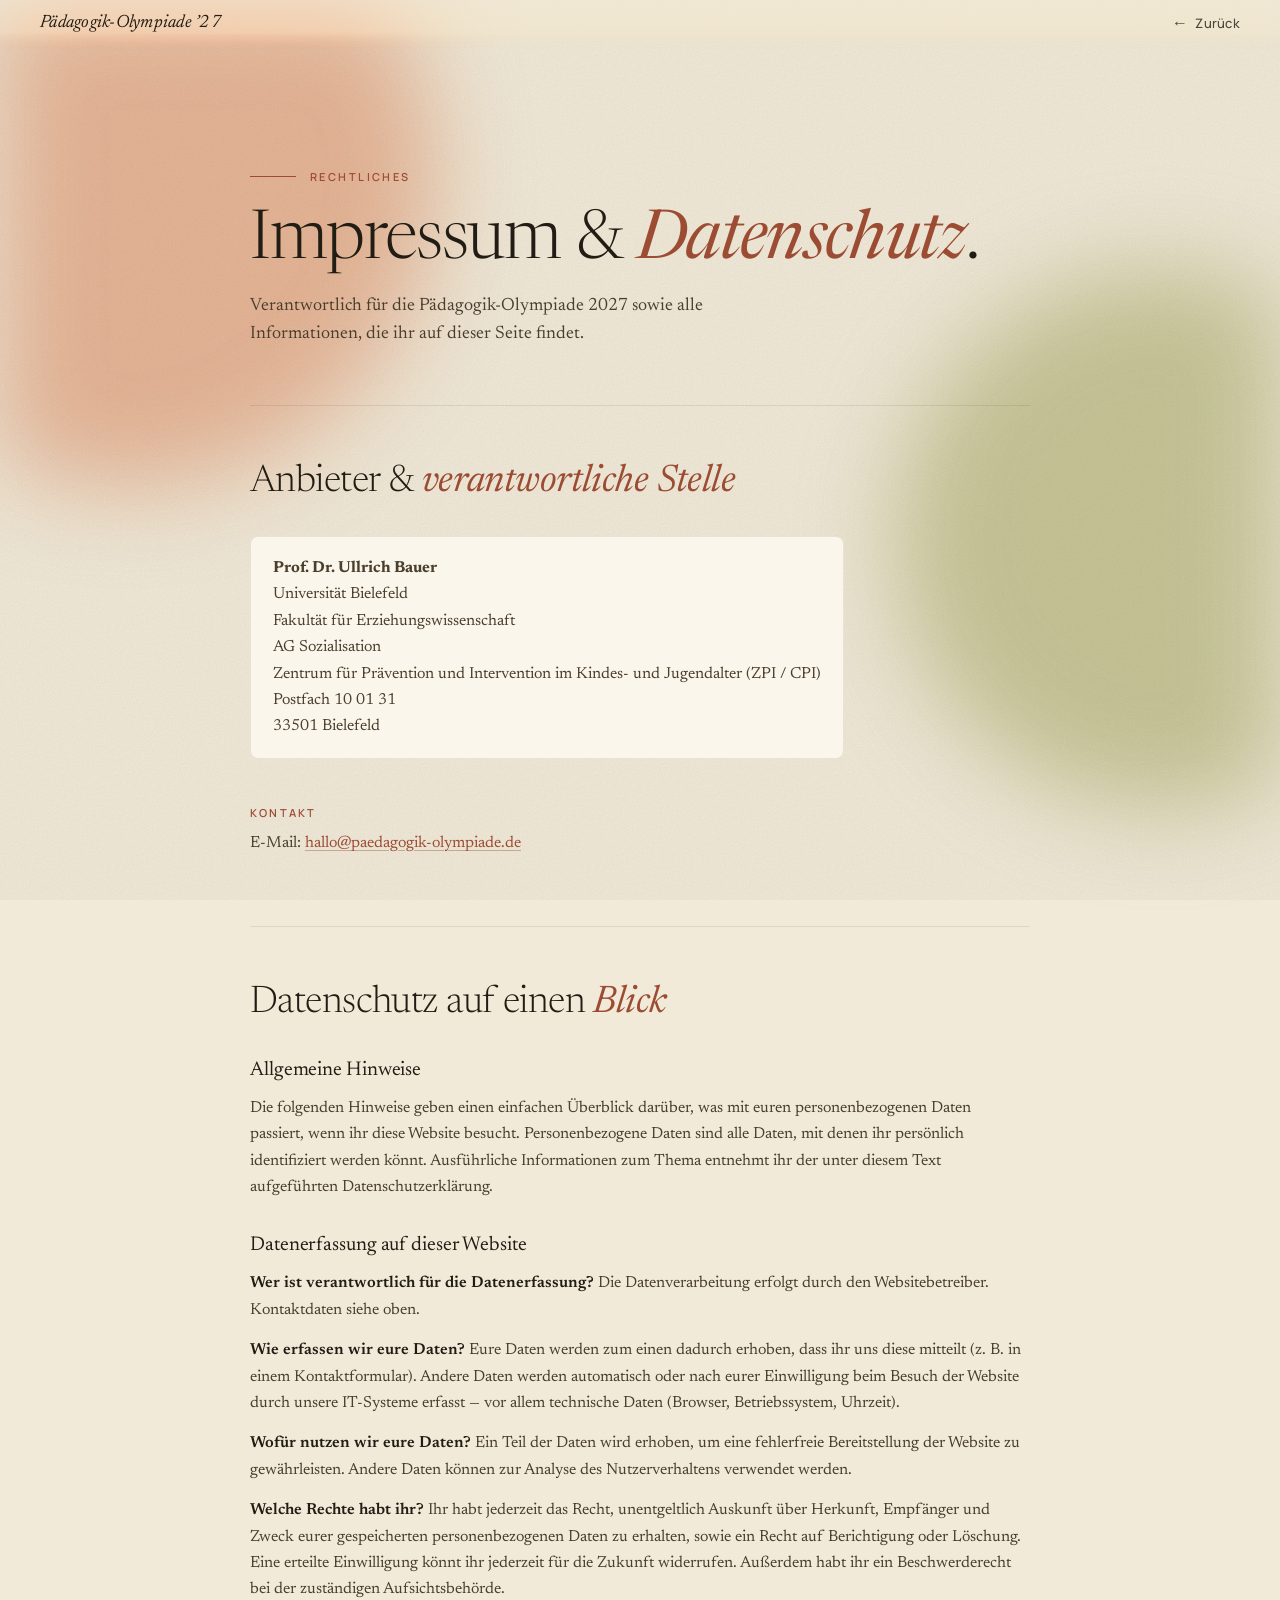
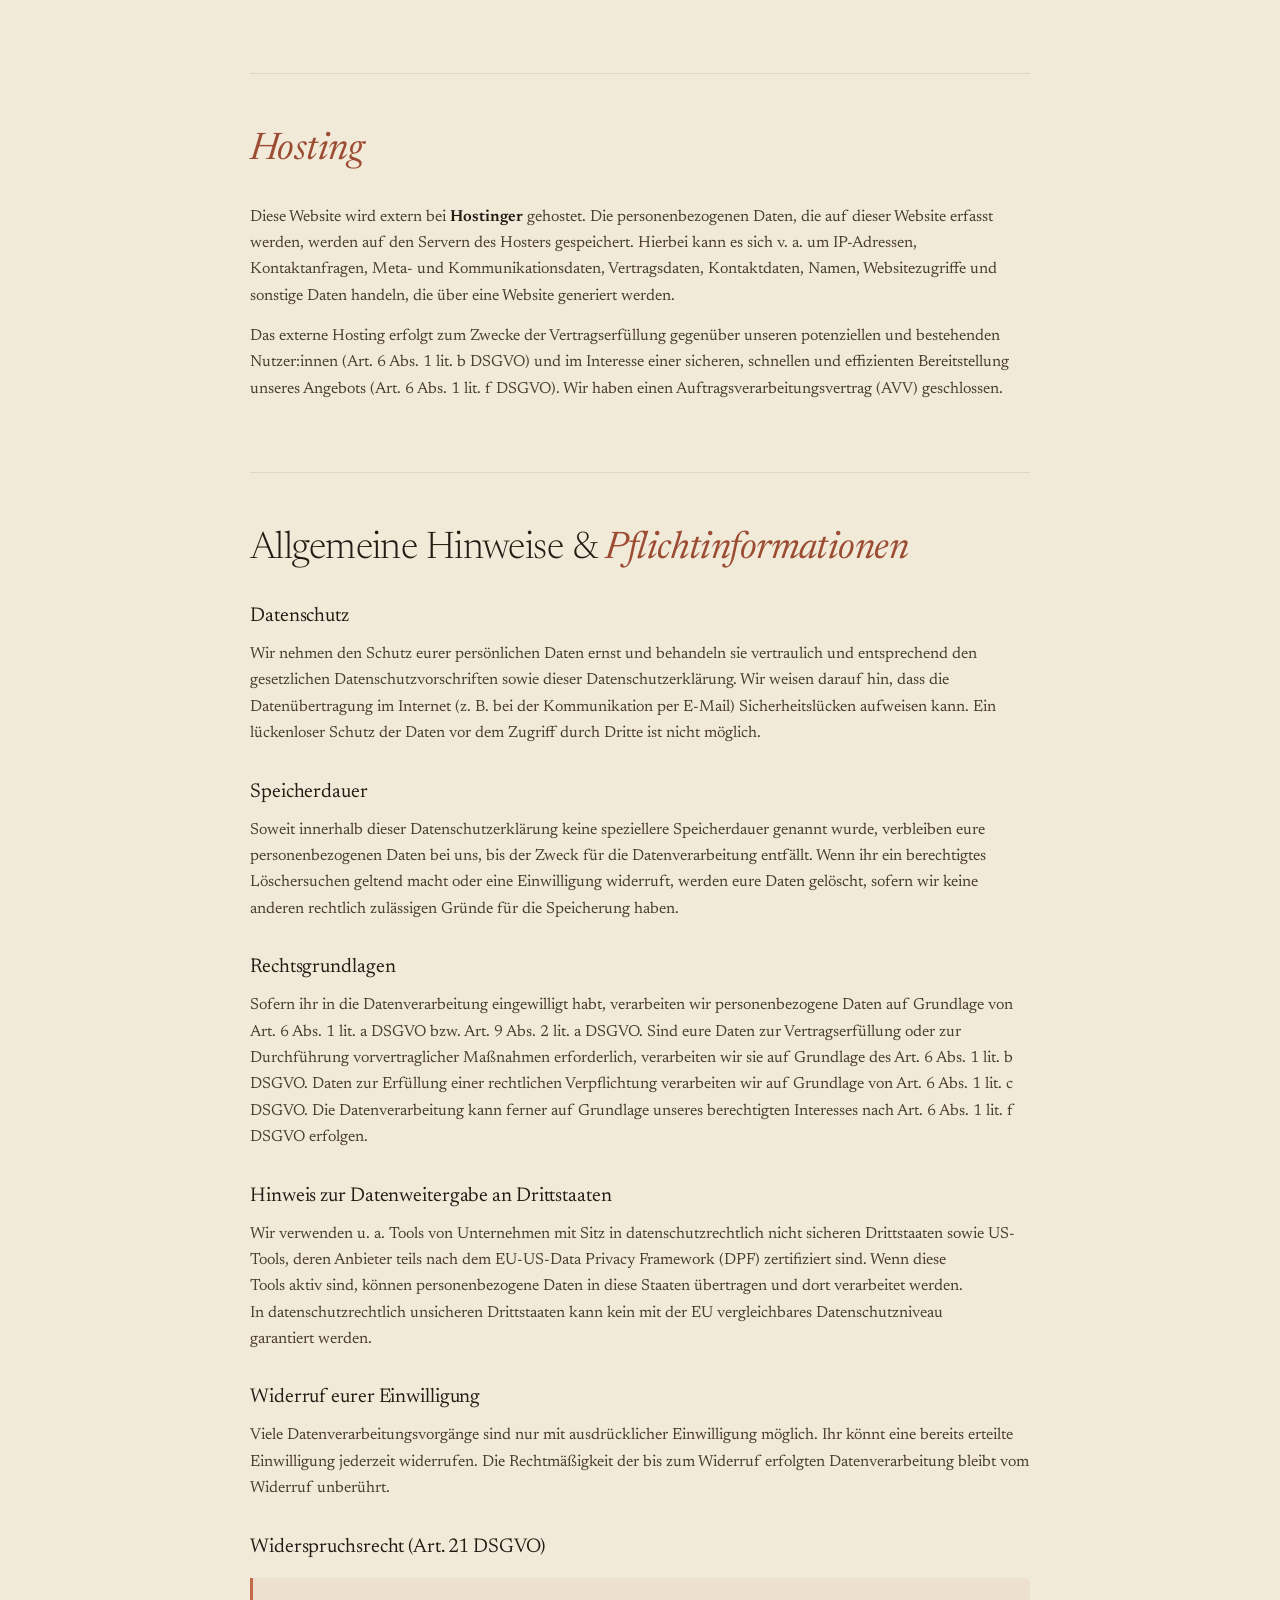
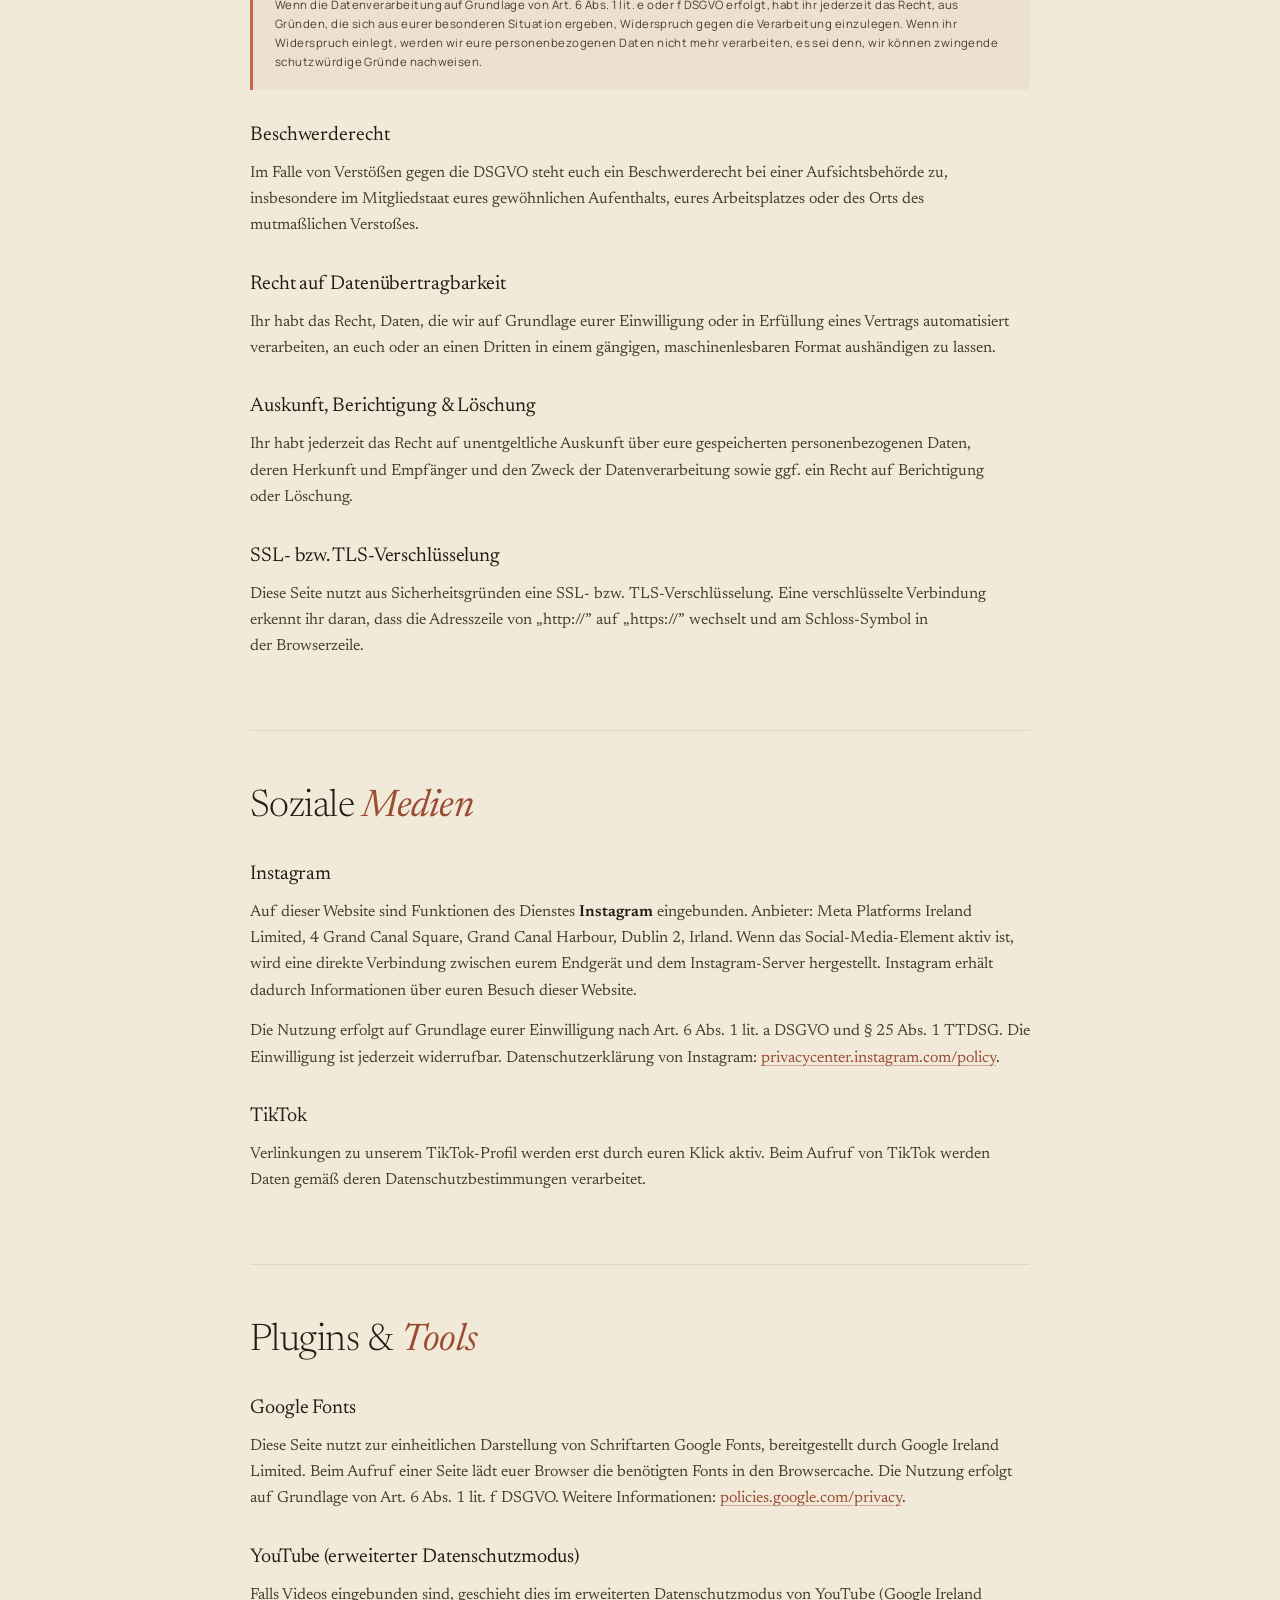
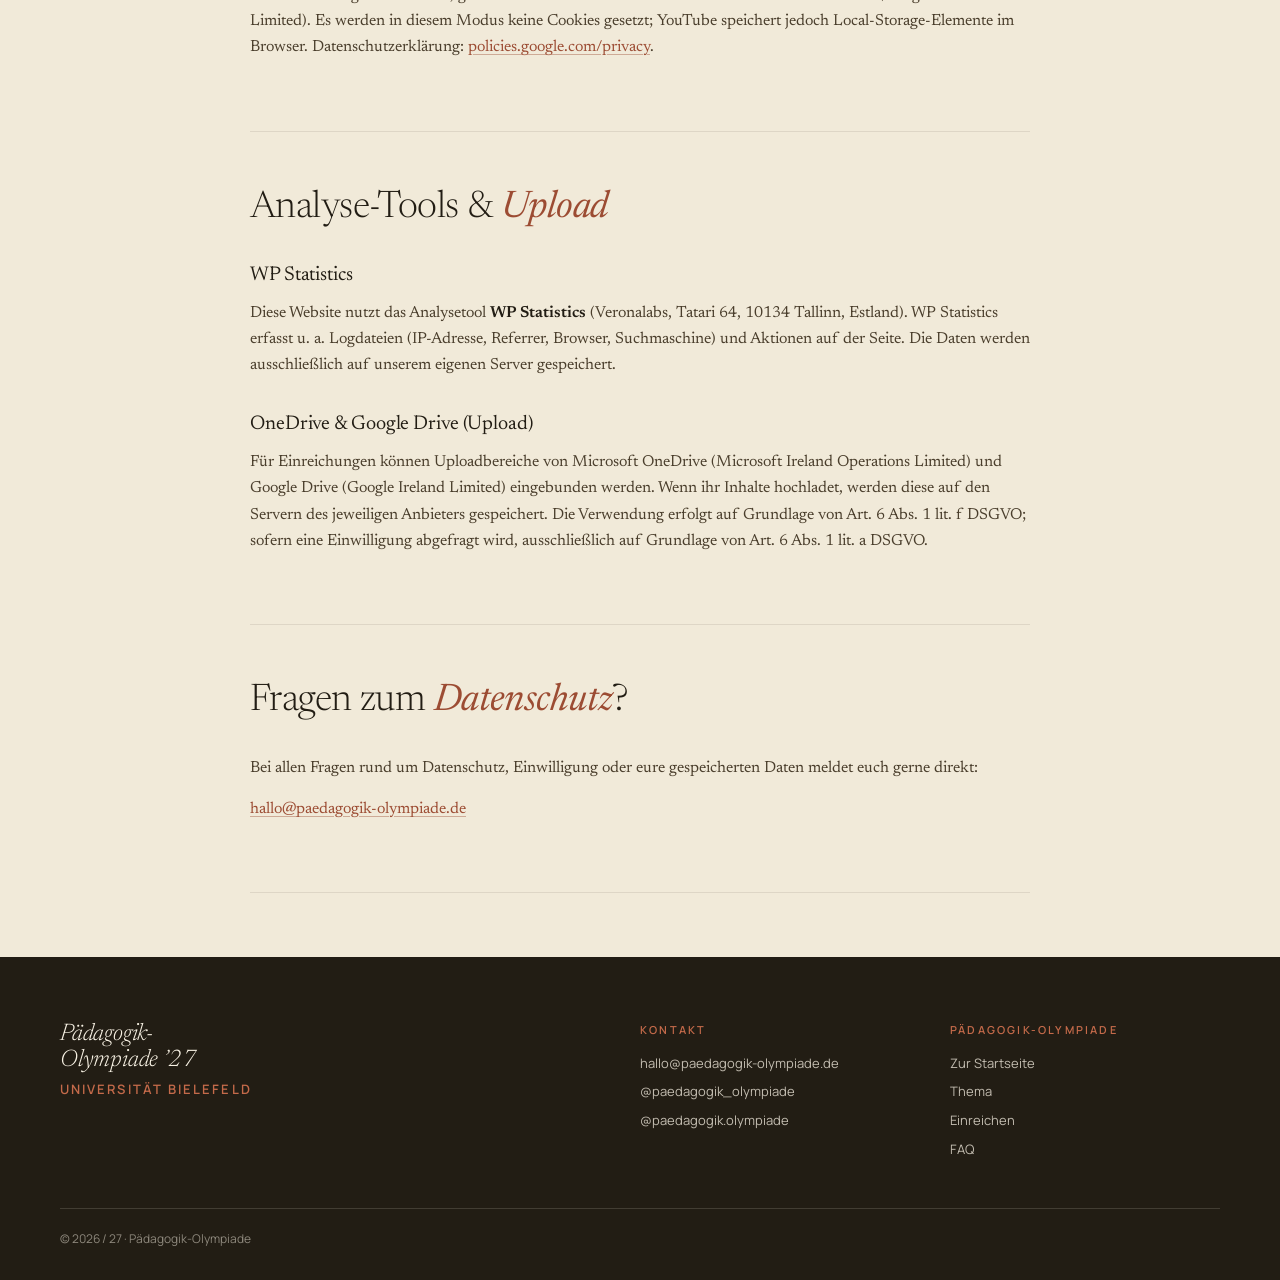
<file: p-dagogik-olympiade-reloaded/project/variants/Impressum.html>
<!DOCTYPE html>
<html lang="de">
<head>
<meta charset="UTF-8" />
<meta name="viewport" content="width=device-width, initial-scale=1.0" />
<title>Impressum & Datenschutz · Pädagogik-Olympiade 2027</title>
<link rel="preconnect" href="https://fonts.googleapis.com">
<link rel="preconnect" href="https://fonts.gstatic.com" crossorigin>
<link href="https://fonts.googleapis.com/css2?family=Newsreader:ital,opsz,wght@0,6..72,300;0,6..72,400;0,6..72,500;1,6..72,300;1,6..72,400&family=Manrope:wght@300;400;500;600;700&display=swap" rel="stylesheet">
<style>
:root{
  --sand: #F1EAD9;
  --cream: #F8F2E4;
  --paper: #FAF6EC;
  --ink: #221d14;
  --ink-2: #4a3e2c;
  --terra: #C46A4A;
  --terra-deep: #9c4c33;
  --olive-deep: #5d6231;
  --rule: rgba(34,29,20,.18);
  --rule-soft: rgba(34,29,20,.09);
  --serif: 'Newsreader', 'Iowan Old Style', Georgia, serif;
  --sans: 'Manrope', ui-sans-serif, system-ui, sans-serif;
}
*{box-sizing:border-box;margin:0;padding:0}
html,body{background:var(--sand);color:var(--ink);font-family:var(--sans);
  -webkit-font-smoothing:antialiased;text-rendering:optimizeLegibility}
body{overflow-x:hidden}
::selection{background:var(--terra);color:var(--cream)}
a{color:inherit}

/* Subtle fluid background — slower and softer than main page */
.bg{position:fixed;inset:0;z-index:0;pointer-events:none;overflow:hidden;
  filter:blur(48px) saturate(110%);opacity:.55}
.bg span{position:absolute;border-radius:50%;mix-blend-mode:multiply;
  animation:drift linear infinite;will-change:transform}
.bg .b1{width:48vw;height:48vw;left:-14vw;top:-10vw;background:#d68a64;
  animation-duration:80s}
.bg .b2{width:42vw;height:42vw;right:-12vw;top:30vh;background:#a4a667;
  animation-duration:96s;animation-direction:reverse}
.bg .b3{width:38vw;height:38vw;left:20vw;top:120vh;background:#e8b27a;
  animation-duration:110s}
.bg .b4{width:34vw;height:34vw;right:0vw;top:200vh;background:#9da361;
  animation-duration:104s;animation-direction:reverse}
@keyframes drift{
  0%   {transform:translate3d(0,0,0) rotate(0deg) scale(1)}
  25%  {transform:translate3d(5vw,-3vh,0) rotate(90deg) scale(1.06)}
  50%  {transform:translate3d(-2vw,5vh,0) rotate(180deg) scale(.94)}
  75%  {transform:translate3d(-4vw,-2vh,0) rotate(270deg) scale(1.04)}
  100% {transform:translate3d(0,0,0) rotate(360deg) scale(1)}
}
.grain{position:fixed;inset:0;pointer-events:none;z-index:1;opacity:.35;
  mix-blend-mode:multiply;
  background-image:url("data:image/svg+xml;utf8,<svg xmlns='http://www.w3.org/2000/svg' width='240' height='240'><filter id='n'><feTurbulence type='fractalNoise' baseFrequency='.9' numOctaves='2'/><feColorMatrix values='0 0 0 0 .12 0 0 0 0 .1 0 0 0 0 .07 0 0 0 .25 0'/></filter><rect width='100%25' height='100%25' filter='url(%23n)'/></svg>")}

main{position:relative;z-index:2}
.wrap{max-width:780px;margin:0 auto;padding:0 clamp(20px,5vw,40px)}

/* Topbar — matches main page */
.topbar{position:fixed;top:0;left:0;right:0;z-index:50;
  display:flex;justify-content:space-between;align-items:center;
  padding:14px clamp(20px,4vw,40px) 18px;
  font-family:var(--sans);font-size:13px;letter-spacing:.02em;
  background:linear-gradient(to bottom, rgba(241,234,217,.55) 0%, rgba(241,234,217,.42) 65%, rgba(241,234,217,0) 100%);
  backdrop-filter:blur(24px) saturate(180%);
  -webkit-backdrop-filter:blur(24px) saturate(180%);
  -webkit-mask-image:linear-gradient(to bottom, #000 62%, transparent 100%);
  mask-image:linear-gradient(to bottom, #000 62%, transparent 100%)}
.topbar .mark{font-family:var(--serif);font-style:italic;font-size:18px;
  font-weight:400;color:var(--ink);text-decoration:none}
.topbar .back{display:inline-flex;align-items:center;gap:8px;
  color:var(--ink);text-decoration:none;font-weight:500;opacity:.8}
.topbar .back:hover{opacity:1;color:var(--terra-deep)}
.topbar .back::before{content:"←";font-family:var(--serif);font-style:italic;font-size:16px}

/* HERO of Impressum page */
.intro{padding:160px 0 56px}
.intro .eyebrow{font-family:var(--sans);font-size:11px;letter-spacing:.22em;
  text-transform:uppercase;color:var(--terra-deep);font-weight:600;margin-bottom:24px;
  display:inline-flex;align-items:center;gap:14px}
.intro .eyebrow::before{content:"";width:46px;height:1px;background:var(--terra-deep)}
.intro h1{font-family:var(--serif);font-weight:300;
  font-size:clamp(38px,5.5vw,68px);line-height:1.02;letter-spacing:-.02em;
  color:var(--ink);margin-bottom:16px;text-wrap:balance}
.intro h1 em{font-style:italic;color:var(--terra-deep);font-weight:400}
.intro p.lede{max-width:560px;font-family:var(--serif);font-size:18px;
  line-height:1.55;color:var(--ink-2)}

/* Sections */
.section{padding:56px 0;border-top:1px solid var(--rule-soft)}
.section h2{font-family:var(--serif);font-weight:300;
  font-size:clamp(26px,3vw,38px);line-height:1.1;letter-spacing:-.015em;
  color:var(--ink);margin-bottom:32px;text-wrap:balance}
.section h2 em{font-style:italic;color:var(--terra-deep);font-weight:400}
.section h3{font-family:var(--serif);font-weight:400;font-size:20px;
  line-height:1.3;margin:32px 0 12px;color:var(--ink);letter-spacing:-.005em}
.section h4{font-family:var(--sans);font-size:11px;letter-spacing:.2em;
  text-transform:uppercase;color:var(--terra-deep);font-weight:600;
  margin:32px 0 10px}
.section p, .section address{font-family:var(--serif);font-size:16px;line-height:1.65;
  color:var(--ink-2);margin-bottom:14px;text-wrap:pretty;font-style:normal}
.section p strong{color:var(--ink);font-weight:600}
.section a{color:var(--terra-deep);text-decoration:underline;
  text-decoration-thickness:1px;text-underline-offset:3px;
  text-decoration-color:rgba(156,76,51,.4);transition:text-decoration-color .2s, color .2s}
.section a:hover{color:var(--terra);text-decoration-color:var(--terra)}
.section address{font-style:normal;line-height:1.65;font-family:var(--serif);font-size:16px;
  color:var(--ink-2);
  padding:18px 22px;background:var(--paper);border:1px solid var(--rule-soft);
  border-radius:8px;display:inline-block}
.shout{font-family:var(--sans);font-size:11.5px;line-height:1.65;
  letter-spacing:.04em;color:var(--ink-2);
  padding:18px 22px;background:rgba(196,106,74,.07);
  border-left:3px solid var(--terra);border-radius:0 6px 6px 0;
  margin:18px 0}

/* footer matches main */
footer{background:var(--ink);color:rgba(248,242,228,.7);padding:64px 0 32px;
  font-family:var(--sans);font-size:13px;line-height:1.6;margin-top:64px;
  position:relative;z-index:2}
footer .wrap{max-width:1240px}
.foot-grid{display:grid;grid-template-columns:2fr 1fr 1fr;gap:40px;
  padding-bottom:40px;border-bottom:1px solid rgba(248,242,228,.15)}
.foot-grid .mark{font-family:var(--serif);font-style:italic;font-weight:300;
  font-size:24px;color:var(--cream);line-height:1.1;letter-spacing:-.008em}
.foot-grid .mark span{display:block;font-size:13px;font-family:var(--sans);
  letter-spacing:.16em;text-transform:uppercase;font-style:normal;
  color:var(--terra);margin-top:8px;font-weight:600}
.foot-col h5{font-family:var(--sans);font-size:11px;letter-spacing:.2em;
  text-transform:uppercase;color:var(--terra);font-weight:600;margin-bottom:14px}
.foot-col a{color:rgba(248,242,228,.75);text-decoration:none;display:block;
  margin-bottom:8px}
.foot-col a:hover{color:var(--cream)}
.foot-bottom{padding-top:20px;display:flex;justify-content:space-between;
  gap:24px;flex-wrap:wrap;font-size:12px;color:rgba(248,242,228,.5)}
@media (max-width:880px){.foot-grid{grid-template-columns:1fr 1fr}}
@media (max-width:520px){.foot-grid{grid-template-columns:1fr}}
</style>
</head>
<body>

<div class="bg" aria-hidden="true">
  <span class="b1"></span><span class="b2"></span><span class="b3"></span><span class="b4"></span>
</div>
<div class="grain" aria-hidden="true"></div>

<header class="topbar">
  <a class="mark" href="A-fluid-editorial.html">Pädagogik-Olympiade <em>’27</em></a>
  <a class="back" href="A-fluid-editorial.html">Zurück</a>
</header>

<main>

<section class="intro wrap">
  <div class="eyebrow">Rechtliches</div>
  <h1>Impressum &amp; <em>Datenschutz</em>.</h1>
  <p class="lede">Verantwortlich für die Pädagogik-Olympiade 2027 sowie alle Informationen, die ihr auf dieser Seite findet.</p>
</section>

<!-- ─── ANBIETER / VERANTWORTLICH ─── -->
<section class="section wrap">
  <h2>Anbieter &amp; <em>verantwortliche Stelle</em></h2>

  <address>
    <strong>Prof. Dr. Ullrich Bauer</strong><br>
    Universität Bielefeld<br>
    Fakultät für Erziehungswissenschaft<br>
    AG Sozialisation<br>
    Zentrum für Prävention und Intervention im Kindes- und Jugendalter (ZPI&nbsp;/&nbsp;CPI)<br>
    Postfach 10 01 31<br>
    33501 Bielefeld
  </address>

  <h4>Kontakt</h4>
  <p>E-Mail: <a href="mailto:hallo@paedagogik-olympiade.de">hallo@paedagogik-olympiade.de</a></p>
</section>

<!-- ─── DATENSCHUTZ ─── -->
<section class="section wrap" id="datenschutz">
  <h2>Datenschutz auf einen <em>Blick</em></h2>

  <h3>Allgemeine Hinweise</h3>
  <p>Die folgenden Hinweise geben einen einfachen Überblick darüber, was mit euren personenbezogenen Daten passiert, wenn ihr diese Website besucht. Personenbezogene Daten sind alle Daten, mit denen ihr persönlich identifiziert werden könnt. Ausführliche Informationen zum Thema entnehmt ihr der unter diesem Text aufgeführten Datenschutzerklärung.</p>

  <h3>Datenerfassung auf dieser Website</h3>
  <p><strong>Wer ist verantwortlich für die Datenerfassung?</strong> Die Datenverarbeitung erfolgt durch den Websitebetreiber. Kontaktdaten siehe oben.</p>
  <p><strong>Wie erfassen wir eure Daten?</strong> Eure Daten werden zum einen dadurch erhoben, dass ihr uns diese mitteilt (z.&nbsp;B. in einem Kontaktformular). Andere Daten werden automatisch oder nach eurer Einwilligung beim Besuch der Website durch unsere IT-Systeme erfasst — vor allem technische Daten (Browser, Betriebssystem, Uhrzeit).</p>
  <p><strong>Wofür nutzen wir eure Daten?</strong> Ein Teil der Daten wird erhoben, um eine fehlerfreie Bereitstellung der Website zu gewährleisten. Andere Daten können zur Analyse des Nutzerverhaltens verwendet werden.</p>
  <p><strong>Welche Rechte habt ihr?</strong> Ihr habt jederzeit das Recht, unentgeltlich Auskunft über Herkunft, Empfänger und Zweck eurer gespeicherten personenbezogenen Daten zu erhalten, sowie ein Recht auf Berichtigung oder Löschung. Eine erteilte Einwilligung könnt ihr jederzeit für die Zukunft widerrufen. Außerdem habt ihr ein Beschwerderecht bei der zuständigen Aufsichtsbehörde.</p>
</section>

<section class="section wrap">
  <h2><em>Hosting</em></h2>
  <p>Diese Website wird extern bei <strong>Hostinger</strong> gehostet. Die personenbezogenen Daten, die auf dieser Website erfasst werden, werden auf den Servern des Hosters gespeichert. Hierbei kann es sich v.&nbsp;a. um IP-Adressen, Kontaktanfragen, Meta- und Kommunikationsdaten, Vertragsdaten, Kontaktdaten, Namen, Websitezugriffe und sonstige Daten handeln, die über eine Website generiert werden.</p>
  <p>Das externe Hosting erfolgt zum Zwecke der Vertragserfüllung gegenüber unseren potenziellen und bestehenden Nutzer:innen (Art.&nbsp;6 Abs.&nbsp;1 lit.&nbsp;b DSGVO) und im Interesse einer sicheren, schnellen und effizienten Bereitstellung unseres Angebots (Art.&nbsp;6 Abs.&nbsp;1 lit.&nbsp;f DSGVO). Wir haben einen Auftragsverarbeitungsvertrag (AVV) geschlossen.</p>
</section>

<section class="section wrap">
  <h2>Allgemeine Hinweise &amp; <em>Pflichtinformationen</em></h2>

  <h3>Datenschutz</h3>
  <p>Wir nehmen den Schutz eurer persönlichen Daten ernst und behandeln sie vertraulich und entsprechend den gesetzlichen Datenschutzvorschriften sowie dieser Datenschutzerklärung. Wir weisen darauf hin, dass die Datenübertragung im Internet (z.&nbsp;B. bei der Kommunikation per E-Mail) Sicherheitslücken aufweisen kann. Ein lückenloser Schutz der Daten vor dem Zugriff durch Dritte ist nicht möglich.</p>

  <h3>Speicherdauer</h3>
  <p>Soweit innerhalb dieser Datenschutzerklärung keine speziellere Speicherdauer genannt wurde, verbleiben eure personenbezogenen Daten bei uns, bis der Zweck für die Datenverarbeitung entfällt. Wenn ihr ein berechtigtes Löschersuchen geltend macht oder eine Einwilligung widerruft, werden eure Daten gelöscht, sofern wir keine anderen rechtlich zulässigen Gründe für die Speicherung haben.</p>

  <h3>Rechtsgrundlagen</h3>
  <p>Sofern ihr in die Datenverarbeitung eingewilligt habt, verarbeiten wir personenbezogene Daten auf Grundlage von Art.&nbsp;6 Abs.&nbsp;1 lit.&nbsp;a DSGVO bzw. Art.&nbsp;9 Abs.&nbsp;2 lit.&nbsp;a DSGVO. Sind eure Daten zur Vertragserfüllung oder zur Durchführung vorvertraglicher Maßnahmen erforderlich, verarbeiten wir sie auf Grundlage des Art.&nbsp;6 Abs.&nbsp;1 lit.&nbsp;b DSGVO. Daten zur Erfüllung einer rechtlichen Verpflichtung verarbeiten wir auf Grundlage von Art.&nbsp;6 Abs.&nbsp;1 lit.&nbsp;c DSGVO. Die Datenverarbeitung kann ferner auf Grundlage unseres berechtigten Interesses nach Art.&nbsp;6 Abs.&nbsp;1 lit.&nbsp;f DSGVO erfolgen.</p>

  <h3>Hinweis zur Datenweitergabe an Drittstaaten</h3>
  <p>Wir verwenden u.&nbsp;a. Tools von Unternehmen mit Sitz in datenschutzrechtlich nicht sicheren Drittstaaten sowie US-Tools, deren Anbieter teils nach dem EU-US-Data&nbsp;Privacy&nbsp;Framework (DPF) zertifiziert sind. Wenn diese Tools aktiv sind, können personenbezogene Daten in diese Staaten übertragen und dort verarbeitet werden. In datenschutzrechtlich unsicheren Drittstaaten kann kein mit der EU vergleichbares Datenschutzniveau garantiert werden.</p>

  <h3>Widerruf eurer Einwilligung</h3>
  <p>Viele Datenverarbeitungsvorgänge sind nur mit ausdrücklicher Einwilligung möglich. Ihr könnt eine bereits erteilte Einwilligung jederzeit widerrufen. Die Rechtmäßigkeit der bis zum Widerruf erfolgten Datenverarbeitung bleibt vom Widerruf unberührt.</p>

  <h3>Widerspruchsrecht (Art.&nbsp;21 DSGVO)</h3>
  <div class="shout">
    Wenn die Datenverarbeitung auf Grundlage von Art.&nbsp;6 Abs.&nbsp;1 lit.&nbsp;e oder f DSGVO erfolgt, habt ihr jederzeit das Recht, aus Gründen, die sich aus eurer besonderen Situation ergeben, Widerspruch gegen die Verarbeitung einzulegen. Wenn ihr Widerspruch einlegt, werden wir eure personenbezogenen Daten nicht mehr verarbeiten, es sei denn, wir können zwingende schutzwürdige Gründe nachweisen.
  </div>

  <h3>Beschwerderecht</h3>
  <p>Im Falle von Verstößen gegen die DSGVO steht euch ein Beschwerderecht bei einer Aufsichtsbehörde zu, insbesondere im Mitgliedstaat eures gewöhnlichen Aufenthalts, eures Arbeitsplatzes oder des Orts des mutmaßlichen Verstoßes.</p>

  <h3>Recht auf Datenübertragbarkeit</h3>
  <p>Ihr habt das Recht, Daten, die wir auf Grundlage eurer Einwilligung oder in Erfüllung eines Vertrags automatisiert verarbeiten, an euch oder an einen Dritten in einem gängigen, maschinenlesbaren Format aushändigen zu lassen.</p>

  <h3>Auskunft, Berichtigung &amp; Löschung</h3>
  <p>Ihr habt jederzeit das Recht auf unentgeltliche Auskunft über eure gespeicherten personenbezogenen Daten, deren Herkunft und Empfänger und den Zweck der Datenverarbeitung sowie ggf. ein Recht auf Berichtigung oder Löschung.</p>

  <h3>SSL- bzw. TLS-Verschlüsselung</h3>
  <p>Diese Seite nutzt aus Sicherheitsgründen eine SSL- bzw. TLS-Verschlüsselung. Eine verschlüsselte Verbindung erkennt ihr daran, dass die Adresszeile von „http://&#8221; auf „https://&#8221; wechselt und am Schloss-Symbol in der Browserzeile.</p>
</section>

<section class="section wrap">
  <h2>Soziale <em>Medien</em></h2>

  <h3>Instagram</h3>
  <p>Auf dieser Website sind Funktionen des Dienstes <strong>Instagram</strong> eingebunden. Anbieter: Meta Platforms Ireland Limited, 4 Grand Canal Square, Grand Canal Harbour, Dublin&nbsp;2, Irland. Wenn das Social-Media-Element aktiv ist, wird eine direkte Verbindung zwischen eurem Endgerät und dem Instagram-Server hergestellt. Instagram erhält dadurch Informationen über euren Besuch dieser Website.</p>
  <p>Die Nutzung erfolgt auf Grundlage eurer Einwilligung nach Art.&nbsp;6 Abs.&nbsp;1 lit.&nbsp;a DSGVO und §&nbsp;25 Abs.&nbsp;1 TTDSG. Die Einwilligung ist jederzeit widerrufbar. Datenschutzerklärung von Instagram: <a href="https://privacycenter.instagram.com/policy/" target="_blank" rel="noopener">privacycenter.instagram.com/policy</a>.</p>

  <h3>TikTok</h3>
  <p>Verlinkungen zu unserem TikTok-Profil werden erst durch euren Klick aktiv. Beim Aufruf von TikTok werden Daten gemäß deren Datenschutzbestimmungen verarbeitet.</p>
</section>

<section class="section wrap">
  <h2>Plugins &amp; <em>Tools</em></h2>

  <h3>Google Fonts</h3>
  <p>Diese Seite nutzt zur einheitlichen Darstellung von Schriftarten Google&nbsp;Fonts, bereitgestellt durch Google&nbsp;Ireland Limited. Beim Aufruf einer Seite lädt euer Browser die benötigten Fonts in den Browsercache. Die Nutzung erfolgt auf Grundlage von Art.&nbsp;6 Abs.&nbsp;1 lit.&nbsp;f DSGVO. Weitere Informationen: <a href="https://policies.google.com/privacy?hl=de" target="_blank" rel="noopener">policies.google.com/privacy</a>.</p>

  <h3>YouTube (erweiterter Datenschutzmodus)</h3>
  <p>Falls Videos eingebunden sind, geschieht dies im erweiterten Datenschutzmodus von YouTube (Google&nbsp;Ireland Limited). Es werden in diesem Modus keine Cookies gesetzt; YouTube speichert jedoch Local-Storage-Elemente im Browser. Datenschutzerklärung: <a href="https://policies.google.com/privacy?hl=de" target="_blank" rel="noopener">policies.google.com/privacy</a>.</p>
</section>

<section class="section wrap">
  <h2>Analyse-Tools &amp; <em>Upload</em></h2>

  <h3>WP Statistics</h3>
  <p>Diese Website nutzt das Analysetool <strong>WP&nbsp;Statistics</strong> (Veronalabs, Tatari&nbsp;64, 10134 Tallinn, Estland). WP Statistics erfasst u.&nbsp;a. Logdateien (IP-Adresse, Referrer, Browser, Suchmaschine) und Aktionen auf der Seite. Die Daten werden ausschließlich auf unserem eigenen Server gespeichert.</p>

  <h3>OneDrive &amp; Google Drive (Upload)</h3>
  <p>Für Einreichungen können Uploadbereiche von Microsoft OneDrive (Microsoft Ireland Operations Limited) und Google Drive (Google Ireland Limited) eingebunden werden. Wenn ihr Inhalte hochladet, werden diese auf den Servern des jeweiligen Anbieters gespeichert. Die Verwendung erfolgt auf Grundlage von Art.&nbsp;6 Abs.&nbsp;1 lit.&nbsp;f DSGVO; sofern eine Einwilligung abgefragt wird, ausschließlich auf Grundlage von Art.&nbsp;6 Abs.&nbsp;1 lit.&nbsp;a DSGVO.</p>
</section>

<section class="section wrap" style="border-bottom:1px solid var(--rule-soft)">
  <h2>Fragen zum <em>Datenschutz</em>?</h2>
  <p>Bei allen Fragen rund um Datenschutz, Einwilligung oder eure gespeicherten Daten meldet euch gerne direkt:</p>
  <p><a href="mailto:hallo@paedagogik-olympiade.de">hallo@paedagogik-olympiade.de</a></p>
</section>

</main>

<footer>
  <div class="wrap">
    <div class="foot-grid">
      <div>
        <div class="mark">Pädagogik-<br>Olympiade ’27<span>Universität Bielefeld</span></div>
      </div>
      <div class="foot-col">
        <h5>Kontakt</h5>
        <a href="mailto:hallo@paedagogik-olympiade.de">hallo@paedagogik-olympiade.de</a>
        <a href="https://www.instagram.com/paedagogik_olympiade" target="_blank" rel="noopener">@paedagogik_olympiade</a>
        <a href="https://www.tiktok.com/@paedagogik.olympiade" target="_blank" rel="noopener">@paedagogik.olympiade</a>
      </div>
      <div class="foot-col">
        <h5>Pädagogik-Olympiade</h5>
        <a href="A-fluid-editorial.html">Zur Startseite</a>
        <a href="A-fluid-editorial.html#thema">Thema</a>
        <a href="A-fluid-editorial.html#einreichen">Einreichen</a>
        <a href="A-fluid-editorial.html#faq">FAQ</a>
      </div>
    </div>
    <div class="foot-bottom">
      <span>© 2026 / 27 · Pädagogik-Olympiade</span>
    </div>
  </div>
</footer>

</body>
</html>
</file>
<file: fonts/fonts.css>
/* latin-ext */
@font-face {
  font-family: 'Manrope';
  font-style: normal;
  font-weight: 300;
  font-display: swap;
  src: url(manrope-300-normal-latin-ext.woff2) format('woff2');
  unicode-range: U+0100-02BA, U+02BD-02C5, U+02C7-02CC, U+02CE-02D7, U+02DD-02FF, U+0304, U+0308, U+0329, U+1D00-1DBF, U+1E00-1E9F, U+1EF2-1EFF, U+2020, U+20A0-20AB, U+20AD-20C0, U+2113, U+2C60-2C7F, U+A720-A7FF;
}
/* latin */
@font-face {
  font-family: 'Manrope';
  font-style: normal;
  font-weight: 300;
  font-display: swap;
  src: url(manrope-300-normal-latin.woff2) format('woff2');
  unicode-range: U+0000-00FF, U+0131, U+0152-0153, U+02BB-02BC, U+02C6, U+02DA, U+02DC, U+0304, U+0308, U+0329, U+2000-206F, U+20AC, U+2122, U+2191, U+2193, U+2212, U+2215, U+FEFF, U+FFFD;
}
/* latin-ext */
@font-face {
  font-family: 'Manrope';
  font-style: normal;
  font-weight: 400;
  font-display: swap;
  src: url(manrope-400-normal-latin-ext.woff2) format('woff2');
  unicode-range: U+0100-02BA, U+02BD-02C5, U+02C7-02CC, U+02CE-02D7, U+02DD-02FF, U+0304, U+0308, U+0329, U+1D00-1DBF, U+1E00-1E9F, U+1EF2-1EFF, U+2020, U+20A0-20AB, U+20AD-20C0, U+2113, U+2C60-2C7F, U+A720-A7FF;
}
/* latin */
@font-face {
  font-family: 'Manrope';
  font-style: normal;
  font-weight: 400;
  font-display: swap;
  src: url(manrope-400-normal-latin.woff2) format('woff2');
  unicode-range: U+0000-00FF, U+0131, U+0152-0153, U+02BB-02BC, U+02C6, U+02DA, U+02DC, U+0304, U+0308, U+0329, U+2000-206F, U+20AC, U+2122, U+2191, U+2193, U+2212, U+2215, U+FEFF, U+FFFD;
}
/* latin-ext */
@font-face {
  font-family: 'Manrope';
  font-style: normal;
  font-weight: 500;
  font-display: swap;
  src: url(manrope-500-normal-latin-ext.woff2) format('woff2');
  unicode-range: U+0100-02BA, U+02BD-02C5, U+02C7-02CC, U+02CE-02D7, U+02DD-02FF, U+0304, U+0308, U+0329, U+1D00-1DBF, U+1E00-1E9F, U+1EF2-1EFF, U+2020, U+20A0-20AB, U+20AD-20C0, U+2113, U+2C60-2C7F, U+A720-A7FF;
}
/* latin */
@font-face {
  font-family: 'Manrope';
  font-style: normal;
  font-weight: 500;
  font-display: swap;
  src: url(manrope-500-normal-latin.woff2) format('woff2');
  unicode-range: U+0000-00FF, U+0131, U+0152-0153, U+02BB-02BC, U+02C6, U+02DA, U+02DC, U+0304, U+0308, U+0329, U+2000-206F, U+20AC, U+2122, U+2191, U+2193, U+2212, U+2215, U+FEFF, U+FFFD;
}
/* latin-ext */
@font-face {
  font-family: 'Manrope';
  font-style: normal;
  font-weight: 600;
  font-display: swap;
  src: url(manrope-600-normal-latin-ext.woff2) format('woff2');
  unicode-range: U+0100-02BA, U+02BD-02C5, U+02C7-02CC, U+02CE-02D7, U+02DD-02FF, U+0304, U+0308, U+0329, U+1D00-1DBF, U+1E00-1E9F, U+1EF2-1EFF, U+2020, U+20A0-20AB, U+20AD-20C0, U+2113, U+2C60-2C7F, U+A720-A7FF;
}
/* latin */
@font-face {
  font-family: 'Manrope';
  font-style: normal;
  font-weight: 600;
  font-display: swap;
  src: url(manrope-600-normal-latin.woff2) format('woff2');
  unicode-range: U+0000-00FF, U+0131, U+0152-0153, U+02BB-02BC, U+02C6, U+02DA, U+02DC, U+0304, U+0308, U+0329, U+2000-206F, U+20AC, U+2122, U+2191, U+2193, U+2212, U+2215, U+FEFF, U+FFFD;
}
/* latin-ext */
@font-face {
  font-family: 'Manrope';
  font-style: normal;
  font-weight: 700;
  font-display: swap;
  src: url(manrope-700-normal-latin-ext.woff2) format('woff2');
  unicode-range: U+0100-02BA, U+02BD-02C5, U+02C7-02CC, U+02CE-02D7, U+02DD-02FF, U+0304, U+0308, U+0329, U+1D00-1DBF, U+1E00-1E9F, U+1EF2-1EFF, U+2020, U+20A0-20AB, U+20AD-20C0, U+2113, U+2C60-2C7F, U+A720-A7FF;
}
/* latin */
@font-face {
  font-family: 'Manrope';
  font-style: normal;
  font-weight: 700;
  font-display: swap;
  src: url(manrope-700-normal-latin.woff2) format('woff2');
  unicode-range: U+0000-00FF, U+0131, U+0152-0153, U+02BB-02BC, U+02C6, U+02DA, U+02DC, U+0304, U+0308, U+0329, U+2000-206F, U+20AC, U+2122, U+2191, U+2193, U+2212, U+2215, U+FEFF, U+FFFD;
}
/* latin-ext */
@font-face {
  font-family: 'Newsreader';
  font-style: italic;
  font-weight: 300;
  font-display: swap;
  src: url(newsreader-300-italic-latin-ext.woff2) format('woff2');
  unicode-range: U+0100-02BA, U+02BD-02C5, U+02C7-02CC, U+02CE-02D7, U+02DD-02FF, U+0304, U+0308, U+0329, U+1D00-1DBF, U+1E00-1E9F, U+1EF2-1EFF, U+2020, U+20A0-20AB, U+20AD-20C0, U+2113, U+2C60-2C7F, U+A720-A7FF;
}
/* latin */
@font-face {
  font-family: 'Newsreader';
  font-style: italic;
  font-weight: 300;
  font-display: swap;
  src: url(newsreader-300-italic-latin.woff2) format('woff2');
  unicode-range: U+0000-00FF, U+0131, U+0152-0153, U+02BB-02BC, U+02C6, U+02DA, U+02DC, U+0304, U+0308, U+0329, U+2000-206F, U+20AC, U+2122, U+2191, U+2193, U+2212, U+2215, U+FEFF, U+FFFD;
}
/* latin-ext */
@font-face {
  font-family: 'Newsreader';
  font-style: italic;
  font-weight: 400;
  font-display: swap;
  src: url(newsreader-400-italic-latin-ext.woff2) format('woff2');
  unicode-range: U+0100-02BA, U+02BD-02C5, U+02C7-02CC, U+02CE-02D7, U+02DD-02FF, U+0304, U+0308, U+0329, U+1D00-1DBF, U+1E00-1E9F, U+1EF2-1EFF, U+2020, U+20A0-20AB, U+20AD-20C0, U+2113, U+2C60-2C7F, U+A720-A7FF;
}
/* latin */
@font-face {
  font-family: 'Newsreader';
  font-style: italic;
  font-weight: 400;
  font-display: swap;
  src: url(newsreader-400-italic-latin.woff2) format('woff2');
  unicode-range: U+0000-00FF, U+0131, U+0152-0153, U+02BB-02BC, U+02C6, U+02DA, U+02DC, U+0304, U+0308, U+0329, U+2000-206F, U+20AC, U+2122, U+2191, U+2193, U+2212, U+2215, U+FEFF, U+FFFD;
}
/* latin-ext */
@font-face {
  font-family: 'Newsreader';
  font-style: italic;
  font-weight: 500;
  font-display: swap;
  src: url(newsreader-500-italic-latin-ext.woff2) format('woff2');
  unicode-range: U+0100-02BA, U+02BD-02C5, U+02C7-02CC, U+02CE-02D7, U+02DD-02FF, U+0304, U+0308, U+0329, U+1D00-1DBF, U+1E00-1E9F, U+1EF2-1EFF, U+2020, U+20A0-20AB, U+20AD-20C0, U+2113, U+2C60-2C7F, U+A720-A7FF;
}
/* latin */
@font-face {
  font-family: 'Newsreader';
  font-style: italic;
  font-weight: 500;
  font-display: swap;
  src: url(newsreader-500-italic-latin.woff2) format('woff2');
  unicode-range: U+0000-00FF, U+0131, U+0152-0153, U+02BB-02BC, U+02C6, U+02DA, U+02DC, U+0304, U+0308, U+0329, U+2000-206F, U+20AC, U+2122, U+2191, U+2193, U+2212, U+2215, U+FEFF, U+FFFD;
}
/* latin-ext */
@font-face {
  font-family: 'Newsreader';
  font-style: normal;
  font-weight: 300;
  font-display: swap;
  src: url(newsreader-300-normal-latin-ext.woff2) format('woff2');
  unicode-range: U+0100-02BA, U+02BD-02C5, U+02C7-02CC, U+02CE-02D7, U+02DD-02FF, U+0304, U+0308, U+0329, U+1D00-1DBF, U+1E00-1E9F, U+1EF2-1EFF, U+2020, U+20A0-20AB, U+20AD-20C0, U+2113, U+2C60-2C7F, U+A720-A7FF;
}
/* latin */
@font-face {
  font-family: 'Newsreader';
  font-style: normal;
  font-weight: 300;
  font-display: swap;
  src: url(newsreader-300-normal-latin.woff2) format('woff2');
  unicode-range: U+0000-00FF, U+0131, U+0152-0153, U+02BB-02BC, U+02C6, U+02DA, U+02DC, U+0304, U+0308, U+0329, U+2000-206F, U+20AC, U+2122, U+2191, U+2193, U+2212, U+2215, U+FEFF, U+FFFD;
}
/* latin-ext */
@font-face {
  font-family: 'Newsreader';
  font-style: normal;
  font-weight: 400;
  font-display: swap;
  src: url(newsreader-400-normal-latin-ext.woff2) format('woff2');
  unicode-range: U+0100-02BA, U+02BD-02C5, U+02C7-02CC, U+02CE-02D7, U+02DD-02FF, U+0304, U+0308, U+0329, U+1D00-1DBF, U+1E00-1E9F, U+1EF2-1EFF, U+2020, U+20A0-20AB, U+20AD-20C0, U+2113, U+2C60-2C7F, U+A720-A7FF;
}
/* latin */
@font-face {
  font-family: 'Newsreader';
  font-style: normal;
  font-weight: 400;
  font-display: swap;
  src: url(newsreader-400-normal-latin.woff2) format('woff2');
  unicode-range: U+0000-00FF, U+0131, U+0152-0153, U+02BB-02BC, U+02C6, U+02DA, U+02DC, U+0304, U+0308, U+0329, U+2000-206F, U+20AC, U+2122, U+2191, U+2193, U+2212, U+2215, U+FEFF, U+FFFD;
}
/* latin-ext */
@font-face {
  font-family: 'Newsreader';
  font-style: normal;
  font-weight: 500;
  font-display: swap;
  src: url(newsreader-500-normal-latin-ext.woff2) format('woff2');
  unicode-range: U+0100-02BA, U+02BD-02C5, U+02C7-02CC, U+02CE-02D7, U+02DD-02FF, U+0304, U+0308, U+0329, U+1D00-1DBF, U+1E00-1E9F, U+1EF2-1EFF, U+2020, U+20A0-20AB, U+20AD-20C0, U+2113, U+2C60-2C7F, U+A720-A7FF;
}
/* latin */
@font-face {
  font-family: 'Newsreader';
  font-style: normal;
  font-weight: 500;
  font-display: swap;
  src: url(newsreader-500-normal-latin.woff2) format('woff2');
  unicode-range: U+0000-00FF, U+0131, U+0152-0153, U+02BB-02BC, U+02C6, U+02DA, U+02DC, U+0304, U+0308, U+0329, U+2000-206F, U+20AC, U+2122, U+2191, U+2193, U+2212, U+2215, U+FEFF, U+FFFD;
}
/* latin-ext */
@font-face {
  font-family: 'Newsreader';
  font-style: normal;
  font-weight: 600;
  font-display: swap;
  src: url(newsreader-600-normal-latin-ext.woff2) format('woff2');
  unicode-range: U+0100-02BA, U+02BD-02C5, U+02C7-02CC, U+02CE-02D7, U+02DD-02FF, U+0304, U+0308, U+0329, U+1D00-1DBF, U+1E00-1E9F, U+1EF2-1EFF, U+2020, U+20A0-20AB, U+20AD-20C0, U+2113, U+2C60-2C7F, U+A720-A7FF;
}
/* latin */
@font-face {
  font-family: 'Newsreader';
  font-style: normal;
  font-weight: 600;
  font-display: swap;
  src: url(newsreader-600-normal-latin.woff2) format('woff2');
  unicode-range: U+0000-00FF, U+0131, U+0152-0153, U+02BB-02BC, U+02C6, U+02DA, U+02DC, U+0304, U+0308, U+0329, U+2000-206F, U+20AC, U+2122, U+2191, U+2193, U+2212, U+2215, U+FEFF, U+FFFD;
}
</file>
